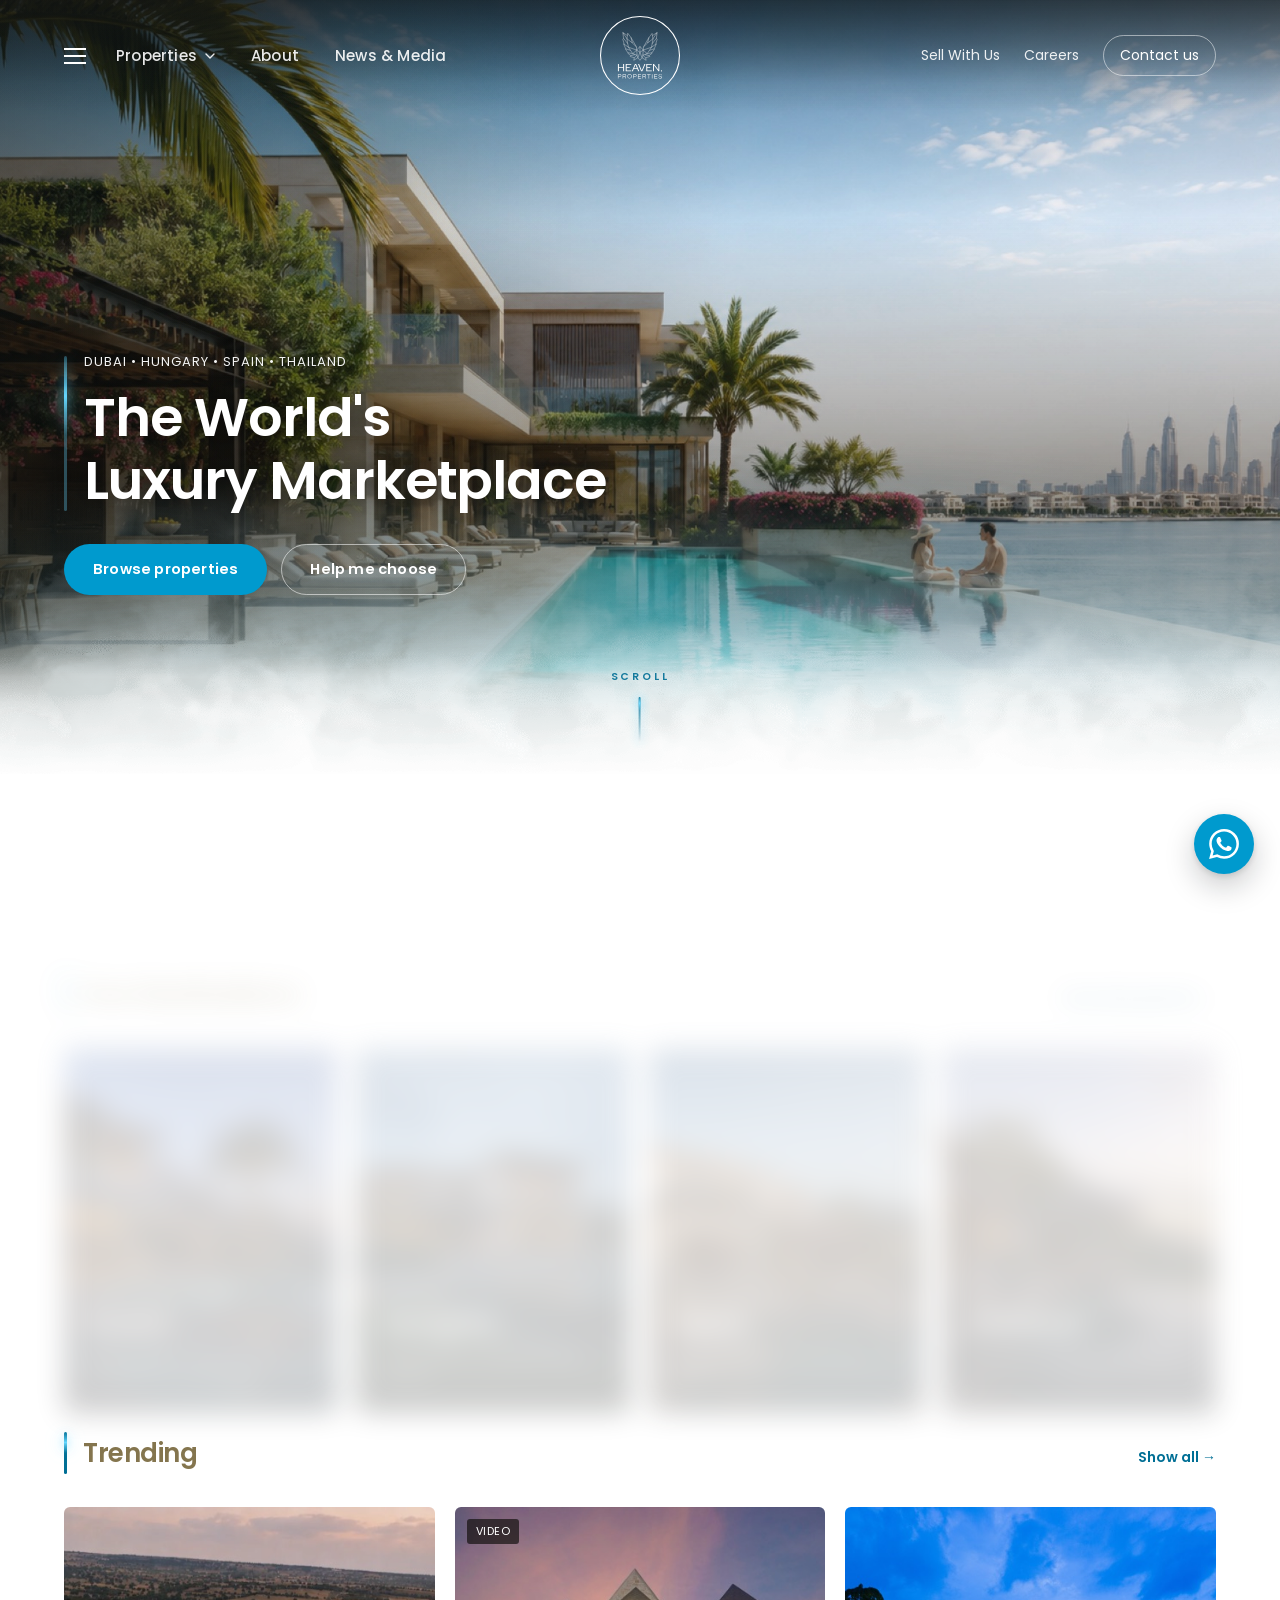
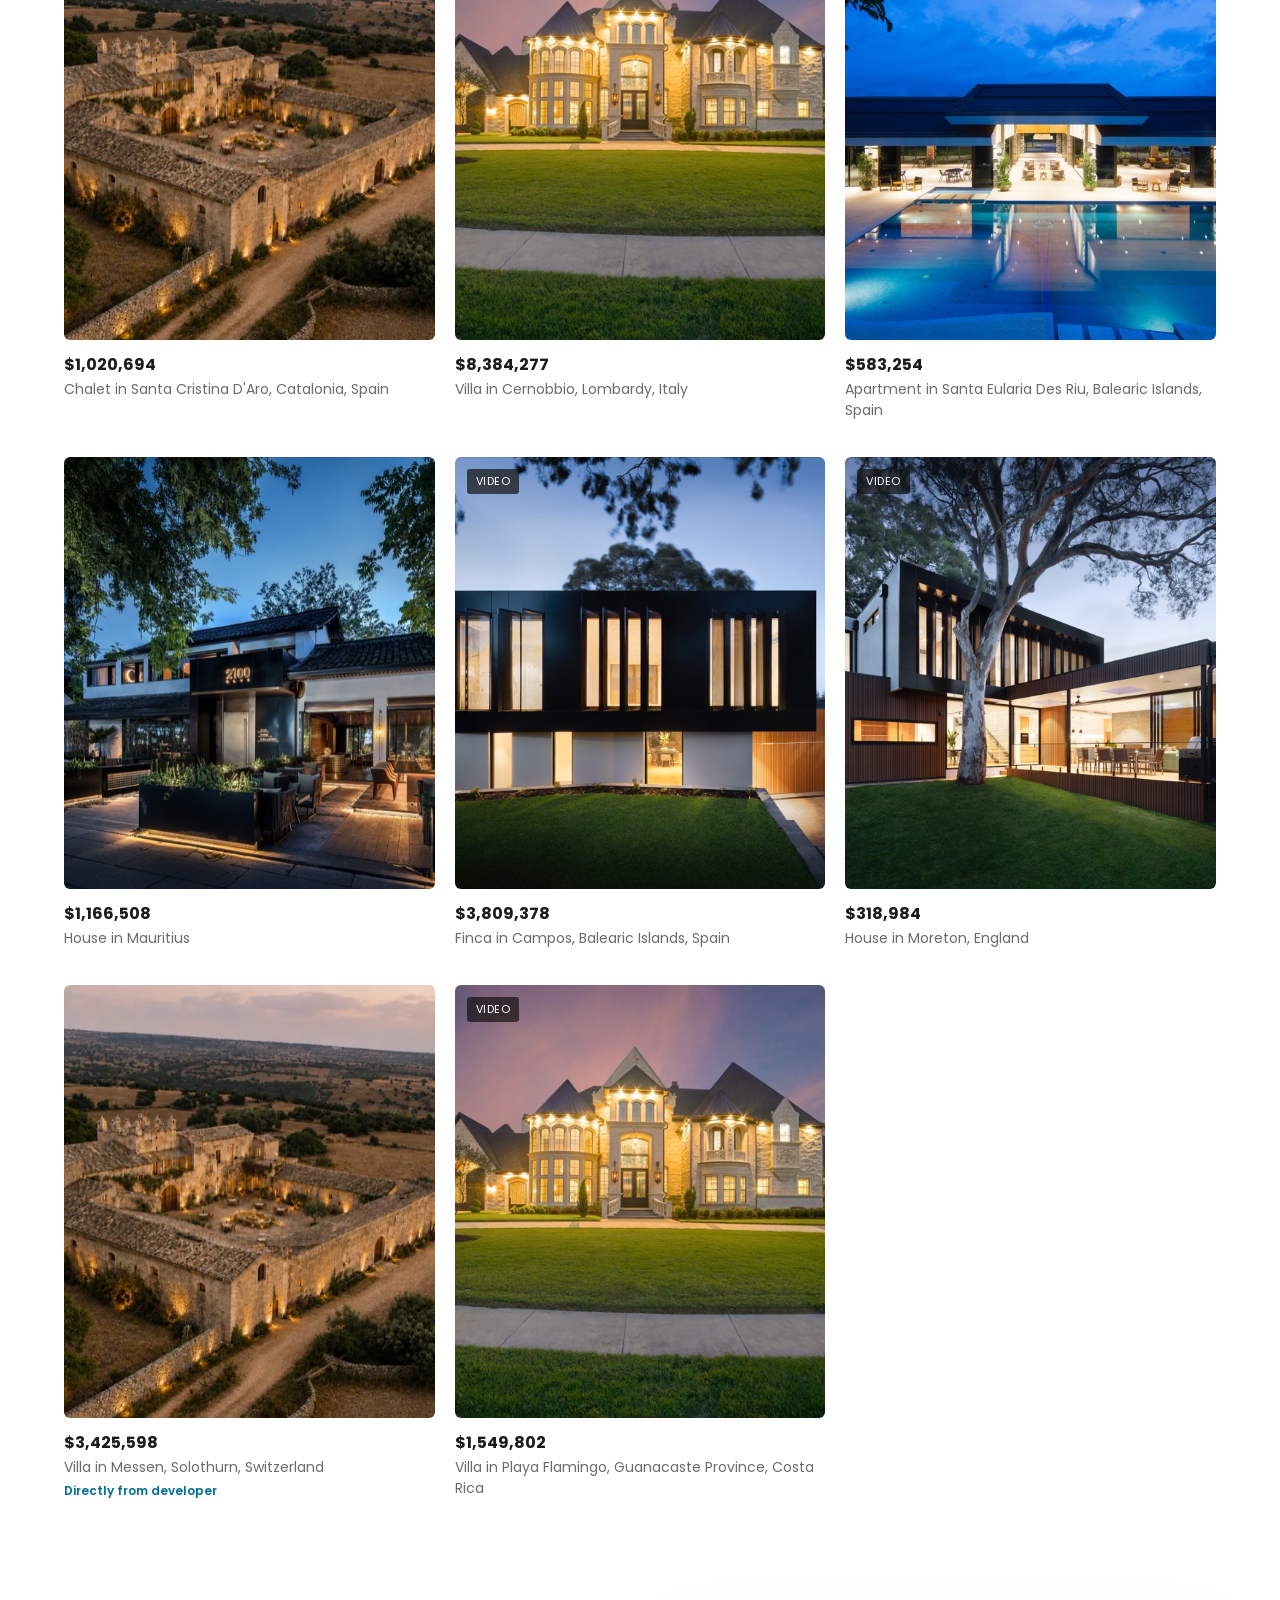
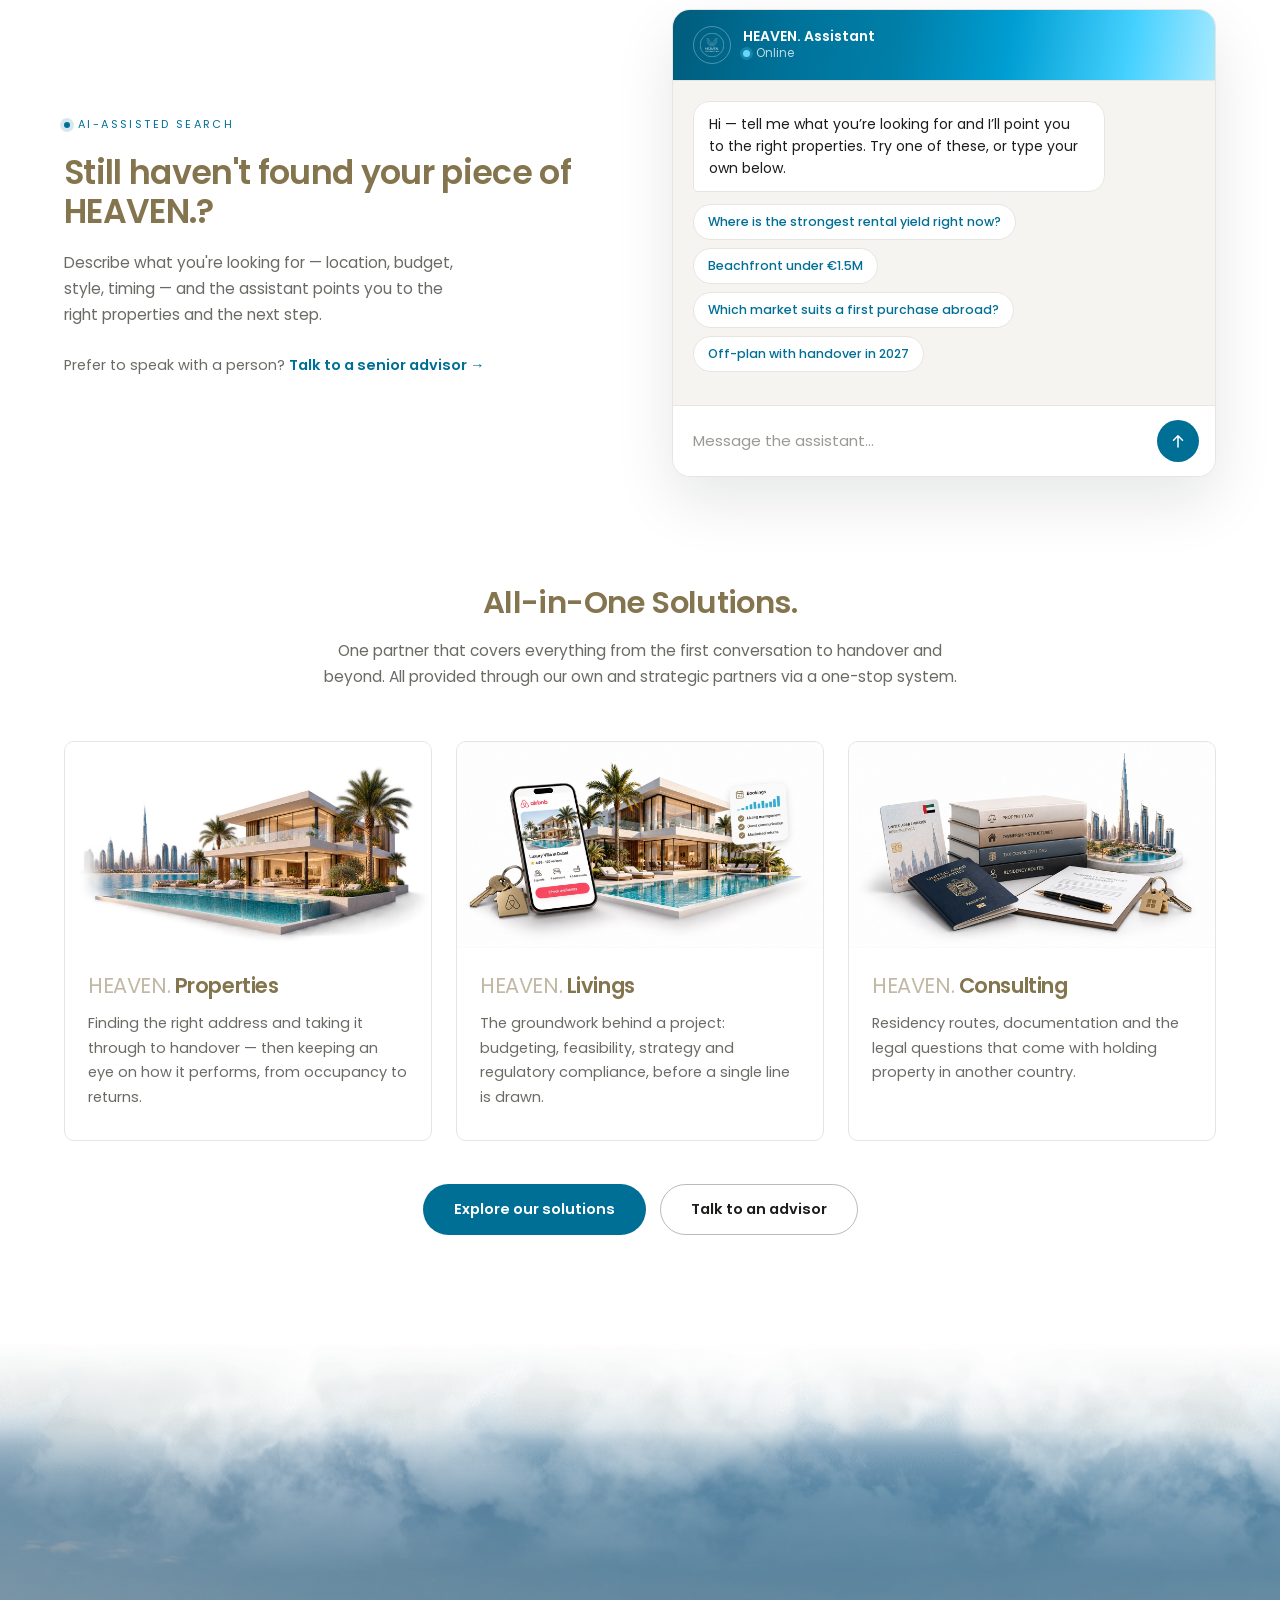
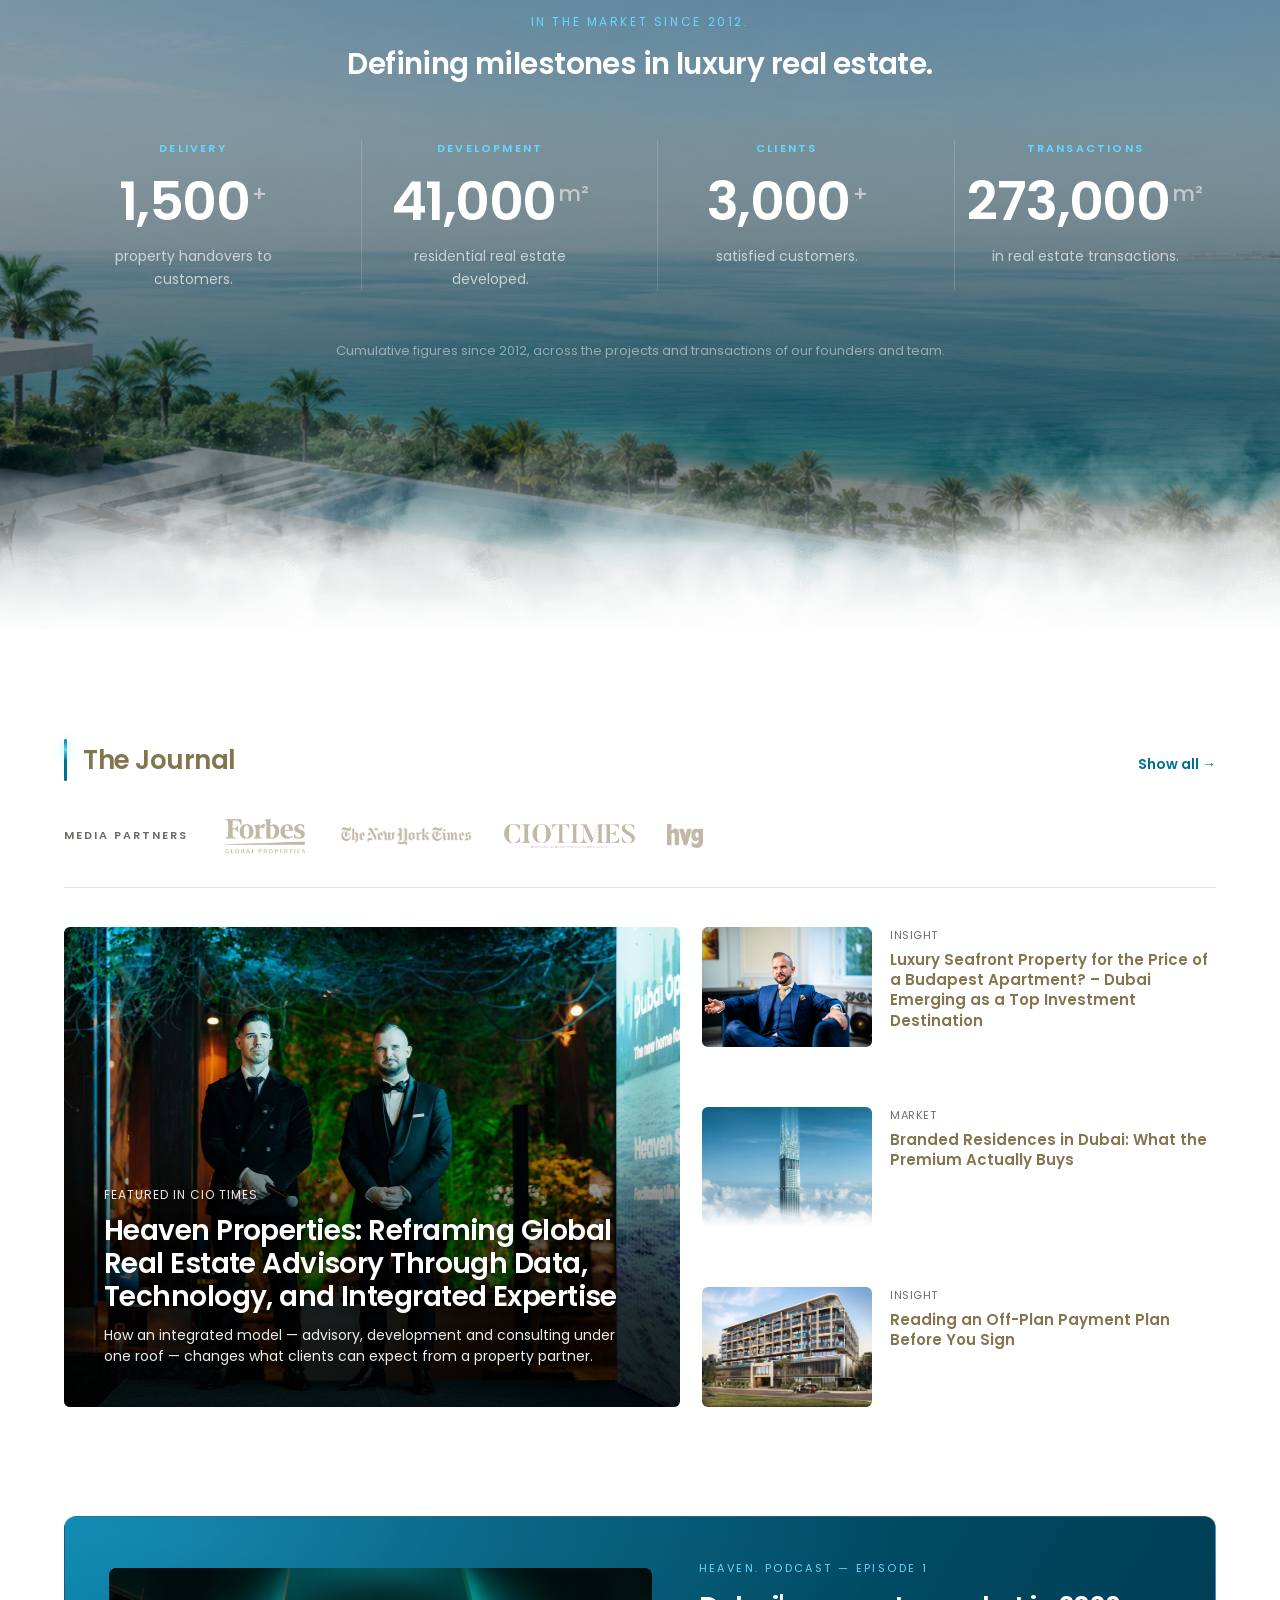
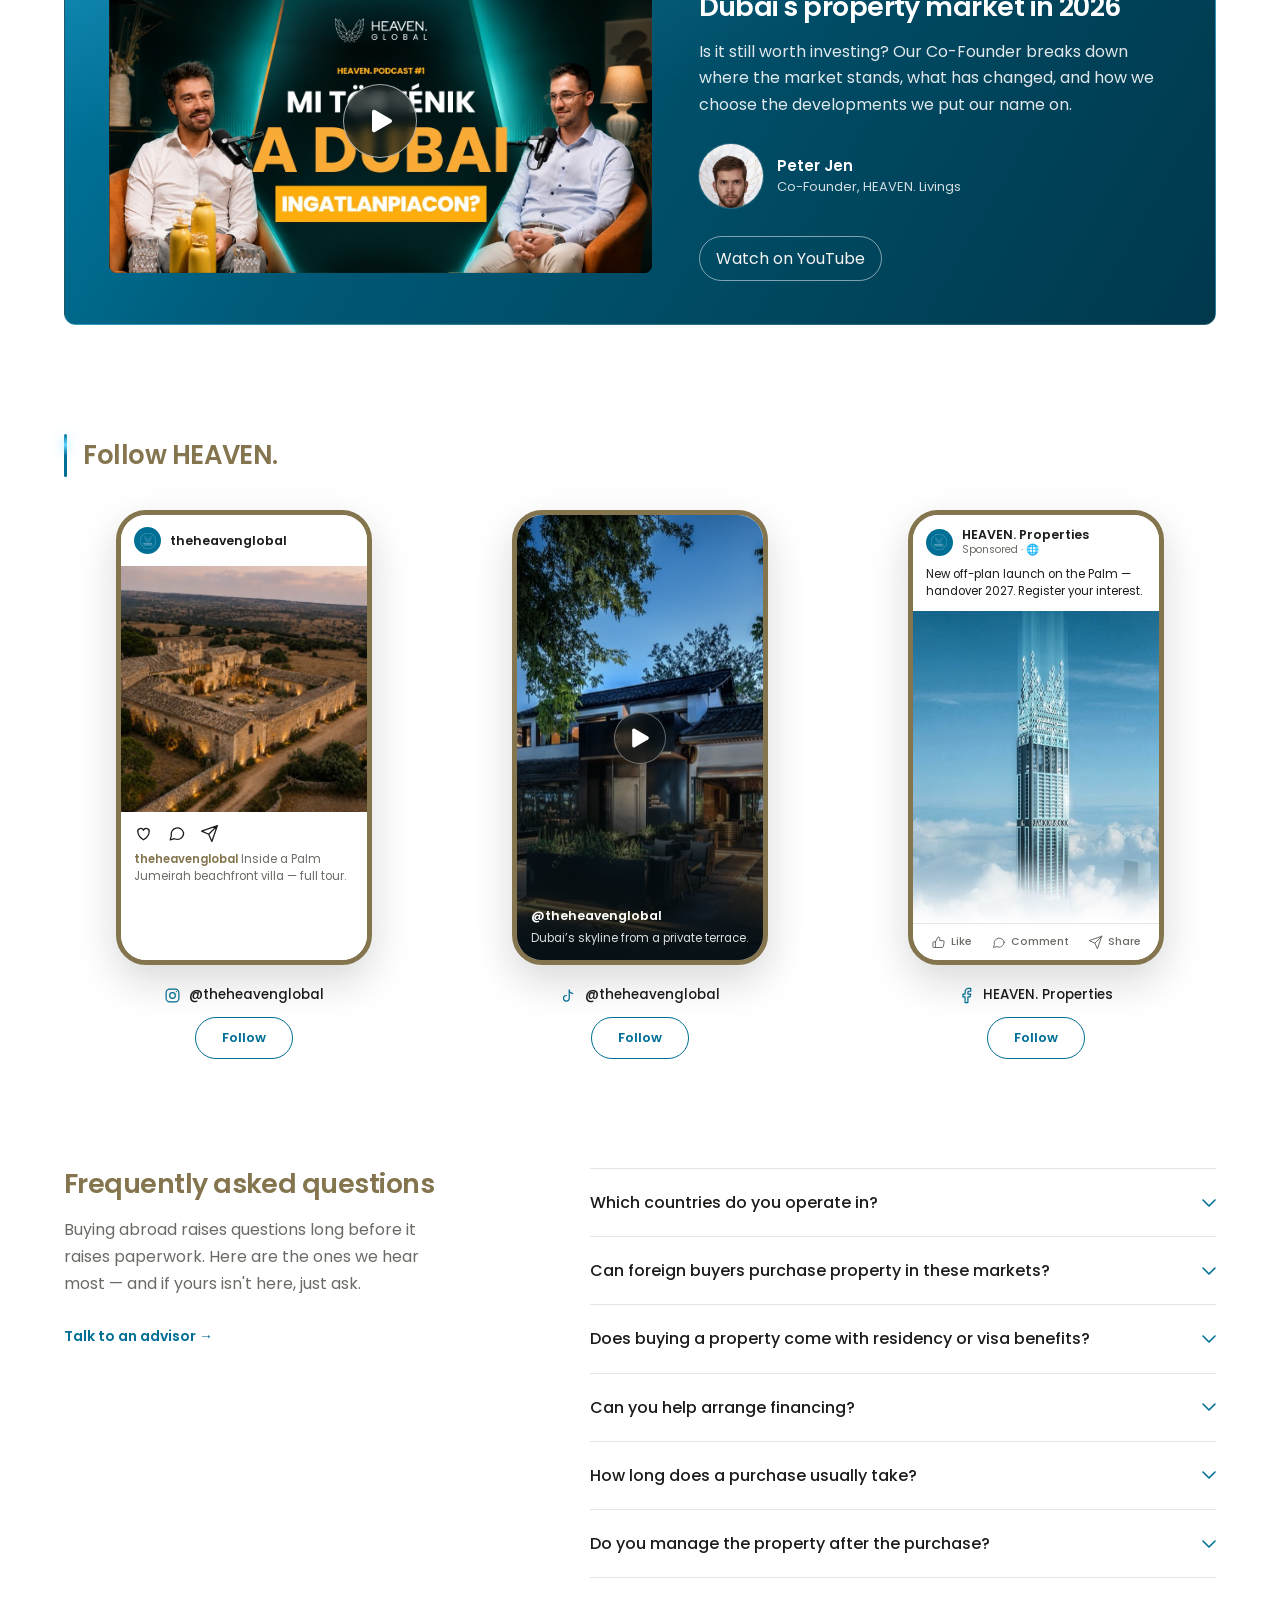
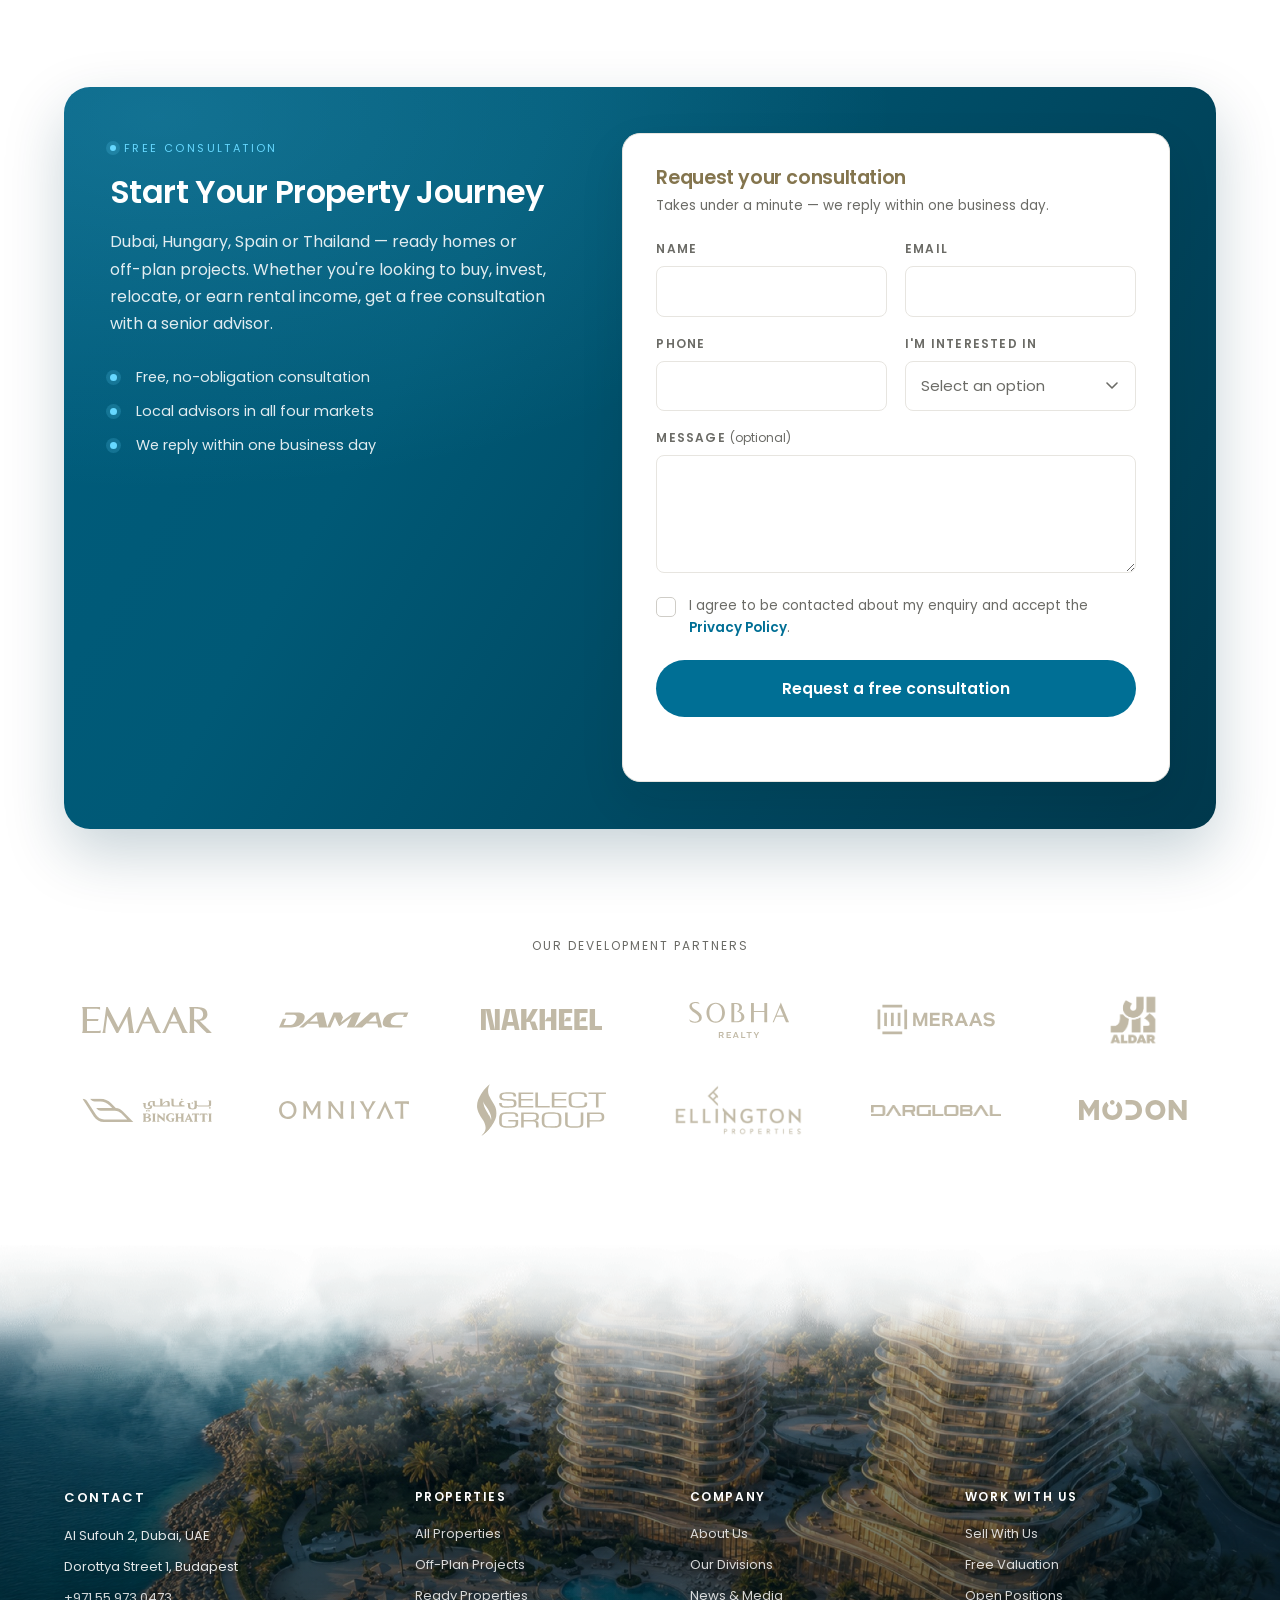
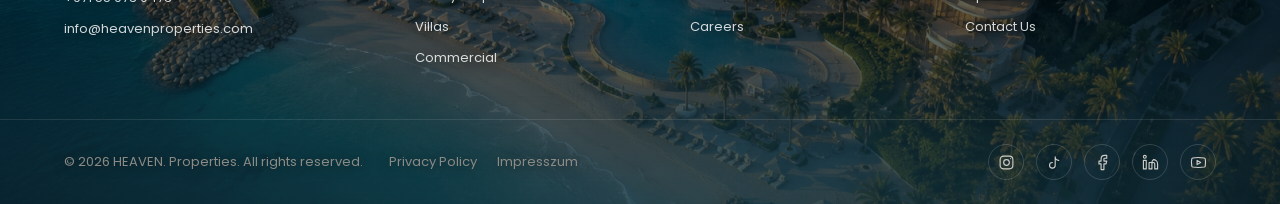
<file: index.html>
<!DOCTYPE html>
<html lang="en">
<head>
<meta charset="UTF-8">
<meta name="viewport" content="width=device-width, initial-scale=1.0">
<title>HEAVEN. Properties — Luxury Real Estate in Dubai, Hungary, Spain &amp; Thailand</title>
<meta name="description" content="Curated luxury property in Dubai, Hungary, Spain and Thailand — ready homes and off-plan projects, with visa, relocation and rental management under one roof.">
<link rel="preconnect" href="https://fonts.googleapis.com">
<link rel="preconnect" href="https://fonts.gstatic.com" crossorigin>
<link href="https://fonts.googleapis.com/css2?family=Poppins:wght@300;400;500;600;700&display=swap" rel="stylesheet">
<link rel="stylesheet" href="assets/styles.css?v=211">
</head>
<body>

<header class="site-header">
  <div class="header-overlay" id="headerOverlay">
    <div class="topbar">
      <div class="header-left">
        <button class="hamburger" id="hamburger" type="button" aria-label="Menu" aria-expanded="false" aria-controls="mobileMenu">
          <span></span><span></span><span></span>
        </button>
        <nav class="nav-left">
          <button class="nav-link" id="propertiesBtn" aria-expanded="false"
                  aria-controls="propertiesPanel" aria-haspopup="true">
            Properties
            <svg class="nav-chevron" width="10" height="6" viewBox="0 0 10 6" fill="none" aria-hidden="true">
              <path d="M1 1l4 4 4-4" stroke="currentColor" stroke-width="1.4" stroke-linecap="round" stroke-linejoin="round"/>
            </svg>
          </button>
          <a class="nav-link" href="/about.html">About</a>
          <a class="nav-link" href="/news.html">News &amp; Media</a>
        </nav>
      </div>

      <a class="logo" href="/index.html" aria-label="Heaven Properties – home">
        <img src="/images/logo.svg" alt="Heaven Properties">
      </a>

      <div class="nav-right">
        <a href="/sell.html">Sell With Us</a>
        <a href="/careers.html">Careers</a>
        <a href="/contact.html" class="btn-ghost">Contact us</a>
      </div>
    </div>

    <div class="mega-panel" id="propertiesPanel" role="region" aria-label="Properties">
      <div class="mega-inner">
        <div class="mega-intro">
          <h2>Properties</h2>
          <p>Curated luxury homes across four destinations &mdash; from beachfront towers to lakeside estates.</p>
          <a href="/properties.html" class="pill">View All</a>
        </div>
        <div class="mega-cards">
          <a href="/properties.html?location=uae" class="dest-card">
            <div class="dest-swatch swatch" style="background-image:url('/images/country-dubai.png')"></div>
            <div class="dest-region">United Arab Emirates</div>
            <div class="dest-name">Dubai</div>
            <div class="dest-meta">Waterfront &amp; skyline residences</div>
          </a>
          <a href="/properties.html?location=hungary" class="dest-card">
            <div class="dest-swatch swatch" style="background-image:url('/images/country-hungary.png')"></div>
            <div class="dest-region">Budapest &amp; Balaton</div>
            <div class="dest-name">Hungary</div>
            <div class="dest-meta">Historic city &amp; lakeside estates</div>
          </a>
          <a href="/properties.html?location=spain" class="dest-card">
            <div class="dest-swatch swatch" style="background-image:url('/images/country-spain.png')"></div>
            <div class="dest-region">Costa del Sol &amp; Balearics</div>
            <div class="dest-name">Spain</div>
            <div class="dest-meta">Mediterranean villas &amp; fincas</div>
          </a>
          <a href="/properties.html?location=thailand" class="dest-card">
            <div class="dest-swatch swatch" style="background-image:url('/images/country-thailand.png')"></div>
            <div class="dest-region">Phuket &amp; Koh Samui</div>
            <div class="dest-name">Thailand</div>
            <div class="dest-meta">Tropical beachfront retreats</div>
          </a>
        </div>
      </div>
    </div>
  </div>

  <div class="hero" id="hero">
    <div class="hero-bg" aria-hidden="true"></div>
    <div class="hero-inner">
      <div class="hero-head">
        <div class="hero-stats">Dubai • Hungary • Spain • Thailand</div>
        <h1>The World's<br>Luxury Marketplace</h1>
      </div>

      <div class="hero-cta">
        <a class="hero-btn hero-btn--primary" href="/properties.html">Browse properties</a>
        <a class="hero-btn hero-btn--ghost" href="#contact">Help me choose</a>
      </div>

      <a class="scroll-cue" href="#destinations" aria-label="Scroll to destinations">
        <span class="scroll-cue-label">Scroll</span>
        <span class="scroll-cue-rule" aria-hidden="true"></span>
      </a>
    </div>
    <div class="hero-scrim" aria-hidden="true"></div>
    <div class="hero-cloud-drift" aria-hidden="true">
      <span class="cloud-layer back"></span>
      <span class="cloud-layer mid"></span>
      <span class="cloud-layer front"></span>
    </div>
    <div class="hero-glow" aria-hidden="true"></div>
    <div class="hero-bolt hero-bolt--a" aria-hidden="true"></div>
    <div class="hero-bolt hero-bolt--b" aria-hidden="true"></div>
    <div class="hero-clouds" aria-hidden="true"></div>
  </div>
</header>

<div class="nav-scrim" id="navScrim" aria-hidden="true"></div>

<div class="mm-backdrop" id="mmBackdrop" hidden></div>
<div class="mobile-menu" id="mobileMenu" role="dialog" aria-modal="true" aria-label="Menu" hidden>
  <div class="mm-top">
    <button class="mm-close" id="mmClose" type="button" aria-label="Close menu">
      <svg viewBox="0 0 24 24" fill="none" stroke="currentColor" stroke-width="1.7" stroke-linecap="round" aria-hidden="true" focusable="false"><path d="M6 6 18 18M18 6 6 18"/></svg>
    </button>
  </div>

  <a class="mm-cta" href="/contact.html">
    <svg viewBox="0 0 24 24" aria-hidden="true"><path d="M3 6h18v12H3z"/><path d="m3 7 9 6 9-6"/></svg>
    Talk to an advisor
  </a>

  <nav class="mm-nav" aria-label="Main">
    <p class="mm-group">Browse</p>
    <a class="mm-item" href="/properties.html">
      <svg viewBox="0 0 24 24" aria-hidden="true"><path d="M3 10.5 12 4l9 6.5V20a1 1 0 0 1-1 1H4a1 1 0 0 1-1-1z"/><path d="M9.5 21v-6h5v6"/></svg>
      All properties</a>
    <a class="mm-item" href="/properties.html?location=uae">
      <svg viewBox="0 0 24 24" aria-hidden="true"><path d="M12 21s6.5-5.6 6.5-10.2A6.5 6.5 0 0 0 5.5 10.8C5.5 15.4 12 21 12 21Z"/><circle cx="12" cy="10.6" r="2.4"/></svg>
      Dubai</a>
    <a class="mm-item" href="/properties.html?location=hungary">
      <svg viewBox="0 0 24 24" aria-hidden="true"><path d="M12 21s6.5-5.6 6.5-10.2A6.5 6.5 0 0 0 5.5 10.8C5.5 15.4 12 21 12 21Z"/><circle cx="12" cy="10.6" r="2.4"/></svg>
      Hungary</a>
    <a class="mm-item" href="/properties.html?location=spain">
      <svg viewBox="0 0 24 24" aria-hidden="true"><path d="M12 21s6.5-5.6 6.5-10.2A6.5 6.5 0 0 0 5.5 10.8C5.5 15.4 12 21 12 21Z"/><circle cx="12" cy="10.6" r="2.4"/></svg>
      Spain</a>
    <a class="mm-item" href="/properties.html?location=thailand">
      <svg viewBox="0 0 24 24" aria-hidden="true"><path d="M12 21s6.5-5.6 6.5-10.2A6.5 6.5 0 0 0 5.5 10.8C5.5 15.4 12 21 12 21Z"/><circle cx="12" cy="10.6" r="2.4"/></svg>
      Thailand</a>

    <p class="mm-group">Company</p>
    <a class="mm-item" href="/about.html">
      <svg viewBox="0 0 24 24" aria-hidden="true"><circle cx="12" cy="12" r="9"/><path d="M12 16v-5M12 8h.01"/></svg>
      About</a>
    <a class="mm-item" href="/news.html">
      <svg viewBox="0 0 24 24" aria-hidden="true"><path d="M4 5h13v14H5a1 1 0 0 1-1-1z"/><path d="M17 8h3v9a2 2 0 0 1-3 1.7"/><path d="M7 9h7M7 13h7"/></svg>
      News &amp; Media</a>

    <p class="mm-group">Work with us</p>
    <a class="mm-item" href="/sell.html">
      <svg viewBox="0 0 24 24" aria-hidden="true"><path d="M3 9.5 12 4l9 5.5V20H3z"/><path d="M9 20v-5h6v5"/></svg>
      Sell With Us</a>
    <a class="mm-item" href="/careers.html">
      <svg viewBox="0 0 24 24" aria-hidden="true"><circle cx="9" cy="8" r="3.2"/><path d="M3 20a6 6 0 0 1 12 0"/><path d="M17 11h4M19 9v4"/></svg>
      Careers</a>
  </nav>

  <div class="mm-foot">
    <a href="tel:+971559730473">+971 55 973 0473</a>
    <a href="mailto:info@heavenproperties.com">info@heavenproperties.com</a>
  </div>
</div>

<section class="container reveal" id="destinations">
  <div class="section-head">
    <h2 class="section-title">Our Destinations</h2>
    <a href="/properties.html" class="link-teal">View all properties →</a>
  </div>
  <div class="cat-grid">
    <a href="/properties.html?location=uae" class="cat-card swatch" style="background-image:url('/images/country-dubai.png')">
      <div class="count">United Arab Emirates</div>
      <div class="name">Dubai <span>→</span></div>
      <div class="meta">48 properties · Palm Jumeirah, Downtown, Emirates Hills</div>
    </a>
    <a href="/properties.html?location=hungary" class="cat-card swatch" style="background-image:url('/images/country-hungary.png')">
      <div class="count">Central Europe</div>
      <div class="name">Hungary <span>→</span></div>
      <div class="meta">26 properties · Budapest, Lake Balaton</div>
    </a>
    <a href="/properties.html?location=spain" class="cat-card swatch" style="background-image:url('/images/country-spain.png')">
      <div class="count">Mediterranean</div>
      <div class="name">Spain <span>→</span></div>
      <div class="meta">34 properties · Costa del Sol, Balearic Islands</div>
    </a>
    <a href="/properties.html?location=thailand" class="cat-card swatch" style="background-image:url('/images/country-thailand.png')">
      <div class="count">South East Asia</div>
      <div class="name">Thailand <span>→</span></div>
      <div class="meta">19 properties · Phuket, Koh Samui</div>
    </a>
  </div>
</section>

<section class="container">
  <div class="section-head">
    <h2 class="section-title">Trending</h2>
    <a class="link-teal" href="/properties.html">Show all →</a>
  </div>
  <div class="trend-grid" id="trendGrid"></div>
</section>

<section class="container ai-search">
  <div class="ai-grid">
    <div class="ai-intro">
      <span class="ai-eyebrow">AI-assisted search</span>
      <h2>Still haven't found your piece of HEAVEN.?</h2>
      <p class="ai-sub">Describe what you're looking for &mdash; location, budget, style, timing &mdash; and the assistant points you to the right properties and the next step.</p>
      <p class="ai-handoff-line">Prefer to speak with a person? <a href="#contact">Talk to a senior advisor &rarr;</a></p>
    </div>

    <div class="ai-chat">
      <div class="ai-chat-head">
        <span class="ai-chat-avatar" aria-hidden="true">
          <img src="/images/logo.svg" alt="">
        </span>
        <span class="ai-chat-id">
          <span class="ai-chat-name">HEAVEN. Assistant</span>
          <span class="ai-chat-status"><i></i>Online</span>
        </span>
      </div>

      <div class="ai-chat-log" id="aiChatLog" role="log" aria-live="polite">
        <div class="ai-msg ai-msg--bot">
          Hi &mdash; tell me what you&rsquo;re looking for and I&rsquo;ll point you to the right properties. Try one of these, or type your own below.
        </div>
        <div class="ai-suggest" id="aiSuggest">
          <button class="ai-chip" type="button">Where is the strongest rental yield right now?</button>
          <button class="ai-chip" type="button">Beachfront under &euro;1.5M</button>
          <button class="ai-chip" type="button">Which market suits a first purchase abroad?</button>
          <button class="ai-chip" type="button">Off-plan with handover in 2027</button>
        </div>
      </div>

      <form class="ai-chat-input" id="aiForm" autocomplete="off">
        <input class="ai-input" id="aiInput" type="text"
               placeholder="Message the assistant…"
               aria-label="Describe the property you are looking for">
        <button class="ai-send" id="aiSend" type="submit" aria-label="Send">
          <svg viewBox="0 0 24 24" aria-hidden="true"><path d="M12 20V5M6 11l6-6 6 6"/></svg>
        </button>
      </form>
    </div>
  </div>
</section>

<section class="container services" id="services">
  <div class="services-head">
    <h2>All-in-One Solutions.</h2>
    <p>One partner that covers everything from the first conversation to handover and beyond. All provided through our own and strategic partners via a one-stop system.</p>
  </div>
  <div class="services-grid">
    <article class="service-card">
      <div class="service-banner">
        <img src="/images/svc-properties.jpg" alt="" loading="lazy">
      </div>
      <div class="service-body">
        <h3><span class="service-brand">HEAVEN.</span> Properties</h3>
        <p>Finding the right address and taking it through to handover — then keeping an eye on how it performs, from occupancy to returns.</p>
      </div>
    </article>
    <article class="service-card">
      <div class="service-banner">
        <img src="/images/svc-livings.jpg" alt="" loading="lazy">
      </div>
      <div class="service-body">
        <h3><span class="service-brand">HEAVEN.</span> Livings</h3>
        <p>The groundwork behind a project: budgeting, feasibility, strategy and regulatory compliance, before a single line is drawn.</p>
      </div>
    </article>
    <article class="service-card">
      <div class="service-banner">
        <img src="/images/svc-consulting.jpg" alt="" loading="lazy">
      </div>
      <div class="service-body">
        <h3><span class="service-brand">HEAVEN.</span> Consulting</h3>
        <p>Residency routes, documentation and the legal questions that come with holding property in another country.</p>
      </div>
    </article>
  </div>
  <div class="services-cta">
    <a class="btn-solid" href="/about.html#divisions">Explore our solutions</a>
    <a class="btn-outline" href="#contact">Talk to an advisor</a>
  </div>
</section>

<section class="stats-band">
  <div class="stats-bg" aria-hidden="true"></div>
  <div class="stats-glow" aria-hidden="true"></div>

  <!-- felhősáv felül: ugyanaz a felépítés, csak függőlegesen tükrözve -->
  <div class="cloud-band cloud-band--top" aria-hidden="true">
    <div class="cloud-drift">
      <span class="cloud-layer back"></span>
      <span class="cloud-layer front"></span>
    </div>
    <div class="cloud-solid"></div>
  </div>

  <div class="cloud-band cloud-band--bottom" aria-hidden="true">
    <div class="cloud-drift">
      <span class="cloud-layer back"></span>
      <span class="cloud-layer front"></span>
    </div>
    <div class="cloud-solid"></div>
  </div>

  <div class="container stats-inner">
  <div class="stats-head">
    <span class="stats-lead">In the market since 2012.</span>
    <h2>Defining milestones in luxury real estate.</h2>
  </div>
  <div class="stats-grid">
    <div class="stat">
      <span class="stat-label">Delivery</span>
      <span class="stat-value">1,500<span class="stat-suffix">+</span></span>
      <span class="stat-desc">property handovers to customers.</span>
    </div>
    <div class="stat">
      <span class="stat-label">Development</span>
      <span class="stat-value">41,000<span class="stat-suffix">m²</span></span>
      <span class="stat-desc">residential real estate developed.</span>
    </div>
    <div class="stat">
      <span class="stat-label">Clients</span>
      <span class="stat-value">3,000<span class="stat-suffix">+</span></span>
      <span class="stat-desc">satisfied customers.</span>
    </div>
    <div class="stat">
      <span class="stat-label">Transactions</span>
      <span class="stat-value">273,000<span class="stat-suffix">m²</span></span>
      <span class="stat-desc">in real estate transactions.</span>
    </div>
  </div>
  <p class="stats-note">Cumulative figures since 2012, across the projects and transactions of our founders and team.</p>
</div>
</section>

<section class="container">
  <div class="section-head">
    <h2 class="section-title">The Journal</h2>
    <a class="link-teal" href="/news.html">Show all →</a>
  </div>

  <div class="press-row" aria-label="Media partners">
    <span class="press-label">Media partners</span>
    <ul class="press-logos">
      <li><img class="l-forbes" src="/images/press-forbes.png" alt="Forbes Global Properties" loading="lazy"></li>
      <li><img class="l-nyt" src="/images/press-nyt.png" alt="The New York Times" loading="lazy"></li>
    <li><img class="l-ciotimes" src="/images/press-ciotimes.png" alt="CIO Times" loading="lazy"></li>
    <li><img class="l-hvg" src="/images/press-hvg.png" alt="HVG" loading="lazy"></li>
    </ul>
  </div>

  <div class="journal-grid">
    <a href="/article.html" class="journal-feature swatch" style="background-image:url('/images/blog-featured.jpg'); background-position:center 28%">
      <div>
        <div class="date">Featured in CIO Times</div>
        <h3>Heaven Properties: Reframing Global Real Estate Advisory Through Data, Technology, and Integrated Expertise</h3>
        <p>How an integrated model — advisory, development and consulting under one roof — changes what clients can expect from a property partner.</p>
      </div>
    </a>
    <div class="journal-side">
      <a href="/article.html" class="journal-item">
        <div class="journal-thumb swatch" style="background-image:url('/images/blog-dubai-investment.jpg')"></div>
        <div>
          <div class="date">Insight</div>
          <h4>Luxury Seafront Property for the Price of a Budapest Apartment? – Dubai Emerging as a Top Investment Destination</h4>
        </div>
      </a>
      <a href="/article.html" class="journal-item">
        <div class="journal-thumb swatch" style="background-image:url('/images/blog-branded-residences.jpg')"></div>
        <div>
          <div class="date">Market</div>
          <h4>Branded Residences in Dubai: What the Premium Actually Buys</h4>
        </div>
      </a>
      <a href="/article.html" class="journal-item">
        <div class="journal-thumb swatch" style="background-image:url('/images/blog-off-plan-launch.jpg')"></div>
        <div>
          <div class="date">Insight</div>
          <h4>Reading an Off-Plan Payment Plan Before You Sign</h4>
        </div>
      </a>
    </div>
  </div>
</section>

<section class="container">
  <div class="feature-dark">
    <button class="feature-video" id="videoFacade"
            aria-label="Play video: Dubai's property market in 2026">
      <span class="video-poster" style="background-image:url('/images/video-poster.jpg')"></span>
      <span class="video-play" aria-hidden="true">
        <svg width="20" height="24" viewBox="0 0 20 24" fill="none">
          <path d="M19 10.27a2 2 0 0 1 0 3.46L3 22.99a2 2 0 0 1-3-1.73V2.74A2 2 0 0 1 3 1.01l16 9.26Z" fill="#fff"/>
        </svg>
      </span>
    </button>
    <div class="feature-text">
      <span class="feature-eyebrow">HEAVEN. Podcast — Episode 1</span>
      <h2>Dubai's property market in 2026</h2>
      <p>Is it still worth investing? Our Co-Founder breaks down where the market stands, what has changed, and how we choose the developments we put our name on.</p>
      <div class="feature-host">
        <div class="host-avatar" style="background-image:url('/images/peter-jen.png')" role="img" aria-label="Peter Jen"></div>
        <div>
          <div class="host-name">Peter Jen</div>
          <div class="host-role">Co-Founder, HEAVEN. Livings</div>
        </div>
      </div>
      <a class="btn-ghost" href="https://www.youtube.com/watch?v=lp2kfu1g7eI" target="_blank" rel="noopener">Watch on YouTube</a>
    </div>
  </div>
</section>

<section class="container social">
  <div class="section-head">
    <h2 class="section-title">Follow HEAVEN.</h2>
  </div>

  <div class="social-grid">
    <!-- INSTAGRAM — placeholder: telefon-alakban egyetlen poszt.
         (Az IG nem enged teljes profil-beágyazást; élővé konkrét poszt-URL-lel
         vagy widget-szolgáltatóval tehető.) -->
    <div class="social-item">
      <a class="social-phone" href="https://www.instagram.com/theheavenglobal/"
         target="_blank" rel="noopener" aria-label="View on Instagram: @theheavenglobal">
        <span class="ig-post">
          <span class="ig-top">
            <span class="ig-avatar"><img src="/images/logo.svg" alt=""></span>
            <span class="ig-handle">theheavenglobal</span>
          </span>
          <span class="ig-media"><img src="/images/trending-1.jpg" alt="" loading="lazy"></span>
          <span class="ig-actions" aria-hidden="true">
            <svg viewBox="0 0 24 24"><path d="M12 20s-7-4.35-7-9.5A3.5 3.5 0 0 1 12 8a3.5 3.5 0 0 1 7 2.5C19 15.65 12 20 12 20Z"/></svg>
            <svg viewBox="0 0 24 24"><path d="M21 11.5a8 8 0 0 1-11.6 7.1L4 20l1.4-5A8 8 0 1 1 21 11.5Z"/></svg>
            <svg viewBox="0 0 24 24"><path d="M22 2 11 13M22 2l-7 20-4-9-9-4 20-7Z"/></svg>
          </span>
          <span class="ig-caption"><b>theheavenglobal</b> Inside a Palm Jumeirah beachfront villa &mdash; full tour.</span>
        </span>
      </a>
      <div class="social-under">
        <span class="social-under-id">
          <svg aria-hidden="true" focusable="false"><use href="#ic-instagram"></use></svg>
          @theheavenglobal
        </span>
        <a class="social-follow" href="https://www.instagram.com/theheavenglobal/"
           target="_blank" rel="noopener">Follow</a>
      </div>
    </div>

    <!-- TIKTOK — placeholder: telefon-alakban egyetlen poszt.
         Konkrét videó-URL-lel hivatalos beágyazásra cserélhető. -->
    <div class="social-item">
      <a class="social-phone" href="https://www.tiktok.com/@theheavenglobal"
         target="_blank" rel="noopener" aria-label="Watch on TikTok: @theheavenglobal">
        <span class="tt-post">
          <img src="/images/trending-4.jpg" alt="" loading="lazy">
          <span class="social-phone-play" aria-hidden="true">
            <svg viewBox="0 0 20 24" fill="none">
              <path d="M19 10.27a2 2 0 0 1 0 3.46L3 22.99a2 2 0 0 1-3-1.73V2.74A2 2 0 0 1 3 1.01l16 9.26Z" fill="currentColor"/>
            </svg>
          </span>
          <span class="social-phone-meta">
            <span class="social-phone-handle">@theheavenglobal</span>
            <span class="social-phone-caption">Dubai&rsquo;s skyline from a private terrace.</span>
          </span>
        </span>
      </a>
      <div class="social-under">
        <span class="social-under-id">
          <svg aria-hidden="true" focusable="false"><use href="#ic-tiktok"></use></svg>
          @theheavenglobal
        </span>
        <a class="social-follow" href="https://www.tiktok.com/@theheavenglobal"
           target="_blank" rel="noopener">Follow</a>
      </div>
    </div>

    <!-- FACEBOOK — placeholder: telefon-alakban egyetlen poszt.
         Élővé a hivatalos Page Plugin/poszt-beágyazással tehető. -->
    <div class="social-item">
      <a class="social-phone" href="https://www.facebook.com/profile.php?id=61555367683600"
         target="_blank" rel="noopener" aria-label="View on Facebook: HEAVEN. Properties">
        <span class="fb-post">
          <span class="fb-top">
            <span class="ig-avatar"><img src="/images/logo.svg" alt=""></span>
            <span class="fb-id">
              <span class="fb-name">HEAVEN. Properties</span>
              <span class="fb-meta">Sponsored &middot; <span aria-hidden="true">&#127760;</span></span>
            </span>
          </span>
          <span class="fb-text">New off-plan launch on the Palm &mdash; handover 2027. Register your interest.</span>
          <span class="fb-media"><img src="/images/blog-branded-residences.jpg" alt="" loading="lazy"></span>
          <span class="fb-actions" aria-hidden="true">
            <span><svg viewBox="0 0 24 24"><path d="M7 11v9H4a1 1 0 0 1-1-1v-7a1 1 0 0 1 1-1h3Zm0 0 4.5-8a2.5 2.5 0 0 1 2.5 2.5V9h5a2 2 0 0 1 2 2.3l-1.2 7A2 2 0 0 1 17.8 20H7"/></svg>Like</span>
            <span><svg viewBox="0 0 24 24"><path d="M21 11.5a8 8 0 0 1-11.6 7.1L4 20l1.4-5A8 8 0 1 1 21 11.5Z"/></svg>Comment</span>
            <span><svg viewBox="0 0 24 24"><path d="M22 2 11 13M22 2l-7 20-4-9-9-4 20-7Z"/></svg>Share</span>
          </span>
        </span>
      </a>
      <div class="social-under">
        <span class="social-under-id">
          <svg aria-hidden="true" focusable="false"><use href="#ic-facebook"></use></svg>
          HEAVEN. Properties
        </span>
        <a class="social-follow" href="https://www.facebook.com/profile.php?id=61555367683600" target="_blank" rel="noopener">Follow</a>
      </div>
    </div>
</section>

<section class="faq">
  <div class="container faq-grid">
    <div class="faq-intro">
      <h2>Frequently asked questions</h2>
      <p>Buying abroad raises questions long before it raises paperwork. Here are the ones we hear most — and if yours isn't here, just ask.</p>
      <a class="link-teal" href="#contact">Talk to an advisor →</a>
    </div>

    <div class="faq-list">
      <details class="faq-item">
        <summary>
          Which countries do you operate in?
          <svg class="faq-chevron" width="14" height="8" viewBox="0 0 14 8" fill="none" aria-hidden="true">
            <path d="M1 1l6 6 6-6" stroke="currentColor" stroke-width="1.6" stroke-linecap="round" stroke-linejoin="round"/>
          </svg>
        </summary>
        <div class="faq-answer">We currently work across four destinations: Dubai in the United Arab Emirates, Hungary, Spain and Thailand. Each market is covered by a local team, so the advice you get reflects how that market actually works.</div>
      </details>

      <details class="faq-item">
        <summary>
          Can foreign buyers purchase property in these markets?
          <svg class="faq-chevron" width="14" height="8" viewBox="0 0 14 8" fill="none" aria-hidden="true">
            <path d="M1 1l6 6 6-6" stroke="currentColor" stroke-width="1.6" stroke-linecap="round" stroke-linejoin="round"/>
          </svg>
        </summary>
        <div class="faq-answer">In most cases yes, though the rules differ by country and change over time — from designated freehold areas to restrictions on certain property types. We walk you through what applies to your situation before you commit to anything.</div>
      </details>

      <details class="faq-item">
        <summary>
          Does buying a property come with residency or visa benefits?
          <svg class="faq-chevron" width="14" height="8" viewBox="0 0 14 8" fill="none" aria-hidden="true">
            <path d="M1 1l6 6 6-6" stroke="currentColor" stroke-width="1.6" stroke-linecap="round" stroke-linejoin="round"/>
          </svg>
        </summary>
        <div class="faq-answer">Some markets link residency programmes to property investment above a certain value. These programmes are set by governments and their conditions are revised periodically, so we confirm the current requirements with you case by case rather than promising a fixed outcome.</div>
      </details>

      <details class="faq-item">
        <summary>
          Can you help arrange financing?
          <svg class="faq-chevron" width="14" height="8" viewBox="0 0 14 8" fill="none" aria-hidden="true">
            <path d="M1 1l6 6 6-6" stroke="currentColor" stroke-width="1.6" stroke-linecap="round" stroke-linejoin="round"/>
          </svg>
        </summary>
        <div class="faq-answer">We introduce you to banks and brokers who lend to international buyers in each market, and help prepare what they ask for. The lending decision and terms always sit with the lender.</div>
      </details>

      <details class="faq-item">
        <summary>
          How long does a purchase usually take?
          <svg class="faq-chevron" width="14" height="8" viewBox="0 0 14 8" fill="none" aria-hidden="true">
            <path d="M1 1l6 6 6-6" stroke="currentColor" stroke-width="1.6" stroke-linecap="round" stroke-linejoin="round"/>
          </svg>
        </summary>
        <div class="faq-answer">A completed resale property typically closes in a few weeks once terms are agreed. Off-plan purchases follow the developer's payment schedule and run until handover, which can be a matter of years.</div>
      </details>

      <details class="faq-item">
        <summary>
          Do you manage the property after the purchase?
          <svg class="faq-chevron" width="14" height="8" viewBox="0 0 14 8" fill="none" aria-hidden="true">
            <path d="M1 1l6 6 6-6" stroke="currentColor" stroke-width="1.6" stroke-linecap="round" stroke-linejoin="round"/>
          </svg>
        </summary>
        <div class="faq-answer">Yes — furnishing, letting, maintenance and resale when the time comes. Many of our clients buy in a country they don't live in, so ongoing management is part of what we do rather than an afterthought.</div>
      </details>
    </div>
  </div>
</section>

<section class="container contact" id="contact">
  <div class="contact-panel">
  <div class="contact-grid">
    <div class="contact-intro">
      <span class="contact-eyebrow">Free consultation</span>
      <h2>Start Your Property Journey</h2>
      <p>Dubai, Hungary, Spain or Thailand &mdash; ready homes or off-plan projects. Whether you're looking to buy, invest, relocate, or earn rental income, get a free consultation with a senior advisor.</p>
      <ul class="contact-points">
        <li>Free, no-obligation consultation</li>
        <li>Local advisors in all four markets</li>
        <li>We reply within one business day</li>
      </ul>
    </div>

    <form class="contact-form" id="contactForm" novalidate>
      <div class="contact-form-head">
        <h3>Request your consultation</h3>
        <p>Takes under a minute &mdash; we reply within one business day.</p>
      </div>
      <div class="field-row">
        <label class="field">
          <span>Name</span>
          <input type="text" name="name" autocomplete="name" required>
        </label>
        <label class="field">
          <span>Email</span>
          <input type="email" name="email" autocomplete="email" required>
        </label>
      </div>
      <div class="field-row">
        <label class="field">
          <span>Phone</span>
          <input type="tel" name="phone" autocomplete="tel">
        </label>
            <label class="field">
          <span>I'm interested in</span>
          <select name="interest" required>
            <option value="" disabled selected>Select an option</option>
            <option>Buying Property</option>
            <option>Investment Opportunities</option>
            <option>Visa &amp; Relocation</option>
            <option>Rental Management</option>
            <option>Other</option>
          </select>
        </label>
      </div>
      <label class="field">
        <span>Message <em>(optional)</em></span>
        <textarea name="message" rows="4"></textarea>
      </label>
      <label class="checkfield">
        <input type="checkbox" name="consent" required>
        <span class="checkbox-box" aria-hidden="true"></span>
        <span class="checkfield-text">I agree to be contacted about my enquiry and accept the <a href="/privacy.html" target="_blank" rel="noopener">Privacy Policy</a>.</span>
      </label>
      <button type="submit" class="btn-solid">Request a free consultation</button>
      <p class="form-note" id="formNote" role="status"></p>
    </form>
  </div>
  </div>
</section>


<section class="container as-seen">
  <p>Our development partners</p>
  <div class="partner-grid">
    <div class="partner-logo"><img src="/images/partners/emaar.svg" alt="Emaar" loading="lazy"></div>
    <div class="partner-logo"><img src="/images/partners/damac.svg" alt="Damac" loading="lazy"></div>
    <div class="partner-logo"><img src="/images/partners/nakheel.svg" alt="Nakheel" loading="lazy"></div>
    <div class="partner-logo"><img src="/images/partners/sobha.svg" alt="Sobha" loading="lazy"></div>
    <div class="partner-logo"><img src="/images/partners/meraas.svg" alt="Meraas" loading="lazy"></div>
    <div class="partner-logo"><img src="/images/partners/aldar.png" alt="Aldar" loading="lazy"></div>
    <div class="partner-logo"><img src="/images/partners/binghatti.svg" alt="Binghatti" loading="lazy"></div>
    <div class="partner-logo"><img src="/images/partners/omniyat.svg" alt="Omniyat" loading="lazy"></div>
    <div class="partner-logo"><img src="/images/partners/select-group.svg" alt="Select Group" loading="lazy"></div>
    <div class="partner-logo"><img src="/images/partners/ellington.png" alt="Ellington Properties" loading="lazy"></div>
    <div class="partner-logo"><img src="/images/partners/darglobal.png" alt="DAR Global" loading="lazy"></div>
    <div class="partner-logo"><img src="/images/partners/modon.svg" alt="Modon" loading="lazy"></div>
  </div>
</section>

<footer class="site-footer">
  <div class="cloud-band cloud-band--top" aria-hidden="true">
    <div class="cloud-drift">
      <span class="cloud-layer back"></span>
      <span class="cloud-layer front"></span>
    </div>
    <div class="cloud-solid"></div>
  </div>

  <svg class="icon-sprite" aria-hidden="true" focusable="false">
    <symbol id="ic-instagram" viewBox="0 0 24 24">
      <rect x="3" y="3" width="18" height="18" rx="5"/>
      <circle cx="12" cy="12" r="4"/>
      <path d="M17.5 6.5h.01"/>
    </symbol>
    <symbol id="ic-tiktok" viewBox="0 0 24 24">
      <path d="M9 12a4 4 0 1 0 4 4V4a5 5 0 0 0 5 5"/>
    </symbol>
    <symbol id="ic-facebook" viewBox="0 0 24 24">
      <path d="M18 2h-3a5 5 0 0 0-5 5v3H7v4h3v8h4v-8h3l1-4h-4V7a1 1 0 0 1 1-1h3z"/>
    </symbol>
    <symbol id="ic-linkedin" viewBox="0 0 24 24">
      <path d="M16 8a6 6 0 0 1 6 6v7h-4v-7a2 2 0 0 0-4 0v7h-4v-9h4v1.5A6 6 0 0 1 16 8z"/>
      <rect x="2" y="9" width="4" height="12"/>
      <circle cx="4" cy="4" r="2"/>
    </symbol>
    <symbol id="ic-youtube" viewBox="0 0 24 24">
      <path d="M2.5 17a24.1 24.1 0 0 1 0-10 2 2 0 0 1 1.4-1.4 49.6 49.6 0 0 1 16.2 0A2 2 0 0 1 21.5 7a24.1 24.1 0 0 1 0 10 2 2 0 0 1-1.4 1.4 49.6 49.6 0 0 1-16.2 0A2 2 0 0 1 2.5 17"/>
      <path d="m10 15 5-3-5-3z"/>
    </symbol>
  </svg>

  <div class="container footer-grid">
    <div>
      <h5><a href="/contact.html">Contact</a></h5>
      <address class="footer-contact">
        <span>Al Sufouh 2, Dubai, UAE</span>
        <span>Dorottya Street 1, Budapest</span>
        <a href="tel:+971559730473">+971 55 973 0473</a>
        <a href="mailto:info@heavenproperties.com">info@heavenproperties.com</a>
      </address>
    </div>
    <div>
      <h5>Properties</h5>
      <a href="/properties.html">All Properties</a>
      <a href="/properties.html?status=off-plan">Off-Plan Projects</a>
      <a href="/properties.html?status=ready">Ready Properties</a>
      <a href="/properties.html?type=villa">Villas</a>
      <a href="/properties.html?type=commercial">Commercial</a>
    </div>
    <div>
      <h5>Company</h5>
      <a href="/about.html">About Us</a>
      <a href="/about.html#divisions">Our Divisions</a>
      <a href="/news.html">News &amp; Media</a>
      <a href="/careers.html">Careers</a>
    </div>
    <div>
      <h5>Work With Us</h5>
      <a href="/sell.html">Sell With Us</a>
      <a href="/sell.html#valuation">Free Valuation</a>
      <a href="/careers.html#positions">Open Positions</a>
      <a href="/contact.html">Contact Us</a>
    </div>
  </div>

  <div class="container footer-bottom">
    <div class="footer-legal">
      <span>&copy; 2026 HEAVEN. Properties. All rights reserved.</span>
      <nav class="footer-legal-links" aria-label="Legal">
        <a href="/privacy.html">Privacy Policy</a>
        <a href="/impresszum.html">Impresszum</a>
      </nav>
    </div>
    <div class="social-row">
      <a href="https://www.instagram.com/theheavenglobal/" target="_blank" rel="noopener" aria-label="Instagram"><svg aria-hidden="true" focusable="false"><use href="#ic-instagram"></use></svg></a>
      <a href="https://www.tiktok.com/@theheavenglobal" target="_blank" rel="noopener" aria-label="TikTok"><svg aria-hidden="true" focusable="false"><use href="#ic-tiktok"></use></svg></a>
      <a href="https://www.facebook.com/profile.php?id=61555367683600" target="_blank" rel="noopener" aria-label="Facebook"><svg aria-hidden="true" focusable="false"><use href="#ic-facebook"></use></svg></a>
      <a href="https://www.linkedin.com/company/101492278" target="_blank" rel="noopener" aria-label="LinkedIn"><svg aria-hidden="true" focusable="false"><use href="#ic-linkedin"></use></svg></a>
      <a href="https://www.youtube.com/@theheavenglobal" target="_blank" rel="noopener" aria-label="YouTube"><svg aria-hidden="true" focusable="false"><use href="#ic-youtube"></use></svg></a>
    </div>
  </div>
</footer>

<!-- WhatsApp widget: saját gomb + kártya, külső szkript nélkül -->
<div class="wa-widget" id="waWidget">
  <div class="wa-card" id="waCard" role="dialog" aria-labelledby="waTitle" hidden>
    <div class="wa-card-head">
      <span class="wa-avatar"><img src="/images/logo.svg" alt=""></span>
      <div class="wa-card-title">
        <strong id="waTitle">HEAVEN. Properties</strong>
        <span>Replies within 24 hours</span>
      </div>
      <button class="wa-close" id="waClose" type="button" aria-label="Close chat">
        <svg viewBox="0 0 24 24" aria-hidden="true" focusable="false"><path d="M6 6 18 18M18 6 6 18"/></svg>
      </button>
    </div>
    <div class="wa-card-body">
      <p class="wa-bubble">Hi there! &#128075;<br>Looking for your piece of HEAVEN.? Send us a message on WhatsApp and a dedicated advisor will get back to you.</p>
    </div>
    <div class="wa-card-foot">
      <a class="wa-start" href="https://wa.me/971559730473?text=Hi%20HEAVEN.%20Properties%2C%20I%E2%80%99d%20like%20to%20know%20more." target="_blank" rel="noopener">
        <svg viewBox="0 0 24 24" aria-hidden="true" focusable="false"><path d="M17.472 14.382c-.297-.149-1.758-.867-2.03-.967-.273-.099-.471-.148-.67.15-.197.297-.767.966-.94 1.164-.173.199-.347.223-.644.075-.297-.15-1.255-.463-2.39-1.475-.883-.788-1.48-1.761-1.653-2.059-.173-.297-.018-.458.13-.606.134-.133.298-.347.446-.52.149-.174.198-.298.298-.497.099-.198.05-.371-.025-.52-.075-.149-.669-1.612-.916-2.207-.242-.579-.487-.5-.669-.51-.173-.008-.371-.01-.57-.01-.198 0-.52.074-.792.372-.272.297-1.04 1.016-1.04 2.479 0 1.462 1.065 2.875 1.213 3.074.149.198 2.096 3.2 5.077 4.487.709.306 1.262.489 1.694.625.712.227 1.36.195 1.871.118.571-.085 1.758-.719 2.006-1.413.248-.694.248-1.289.173-1.413-.074-.124-.272-.198-.57-.347m-5.421 7.403h-.004a9.87 9.87 0 0 1-5.031-1.378l-.361-.214-3.741.982.998-3.648-.235-.374a9.86 9.86 0 0 1-1.51-5.26c.001-5.45 4.436-9.884 9.888-9.884 2.64 0 5.122 1.03 6.988 2.898a9.825 9.825 0 0 1 2.893 6.994c-.003 5.45-4.437 9.884-9.885 9.884m8.413-18.297A11.815 11.815 0 0 0 12.05 0C5.495 0 .16 5.335.157 11.892c0 2.096.547 4.142 1.588 5.945L.057 24l6.305-1.654a11.882 11.882 0 0 0 5.683 1.448h.005c6.554 0 11.89-5.335 11.893-11.893a11.821 11.821 0 0 0-3.48-8.413Z"/></svg>
        Start chat
      </a>
    </div>
  </div>
  <button class="wa-fab" id="waFab" type="button" aria-expanded="false" aria-controls="waCard" aria-label="Chat with us on WhatsApp">
    <svg class="wa-fab-icon" viewBox="0 0 24 24" aria-hidden="true" focusable="false"><path d="M17.472 14.382c-.297-.149-1.758-.867-2.03-.967-.273-.099-.471-.148-.67.15-.197.297-.767.966-.94 1.164-.173.199-.347.223-.644.075-.297-.15-1.255-.463-2.39-1.475-.883-.788-1.48-1.761-1.653-2.059-.173-.297-.018-.458.13-.606.134-.133.298-.347.446-.52.149-.174.198-.298.298-.497.099-.198.05-.371-.025-.52-.075-.149-.669-1.612-.916-2.207-.242-.579-.487-.5-.669-.51-.173-.008-.371-.01-.57-.01-.198 0-.52.074-.792.372-.272.297-1.04 1.016-1.04 2.479 0 1.462 1.065 2.875 1.213 3.074.149.198 2.096 3.2 5.077 4.487.709.306 1.262.489 1.694.625.712.227 1.36.195 1.871.118.571-.085 1.758-.719 2.006-1.413.248-.694.248-1.289.173-1.413-.074-.124-.272-.198-.57-.347m-5.421 7.403h-.004a9.87 9.87 0 0 1-5.031-1.378l-.361-.214-3.741.982.998-3.648-.235-.374a9.86 9.86 0 0 1-1.51-5.26c.001-5.45 4.436-9.884 9.888-9.884 2.64 0 5.122 1.03 6.988 2.898a9.825 9.825 0 0 1 2.893 6.994c-.003 5.45-4.437 9.884-9.885 9.884m8.413-18.297A11.815 11.815 0 0 0 12.05 0C5.495 0 .16 5.335.157 11.892c0 2.096.547 4.142 1.588 5.945L.057 24l6.305-1.654a11.882 11.882 0 0 0 5.683 1.448h.005c6.554 0 11.89-5.335 11.893-11.893a11.821 11.821 0 0 0-3.48-8.413Z"/></svg>
    <svg class="wa-fab-close" viewBox="0 0 24 24" aria-hidden="true" focusable="false"><path d="M6 6 18 18M18 6 6 18"/></svg>
  </button>
</div>

<script src="assets/app.js?v=203" defer></script>

</body>
</html>
</file>
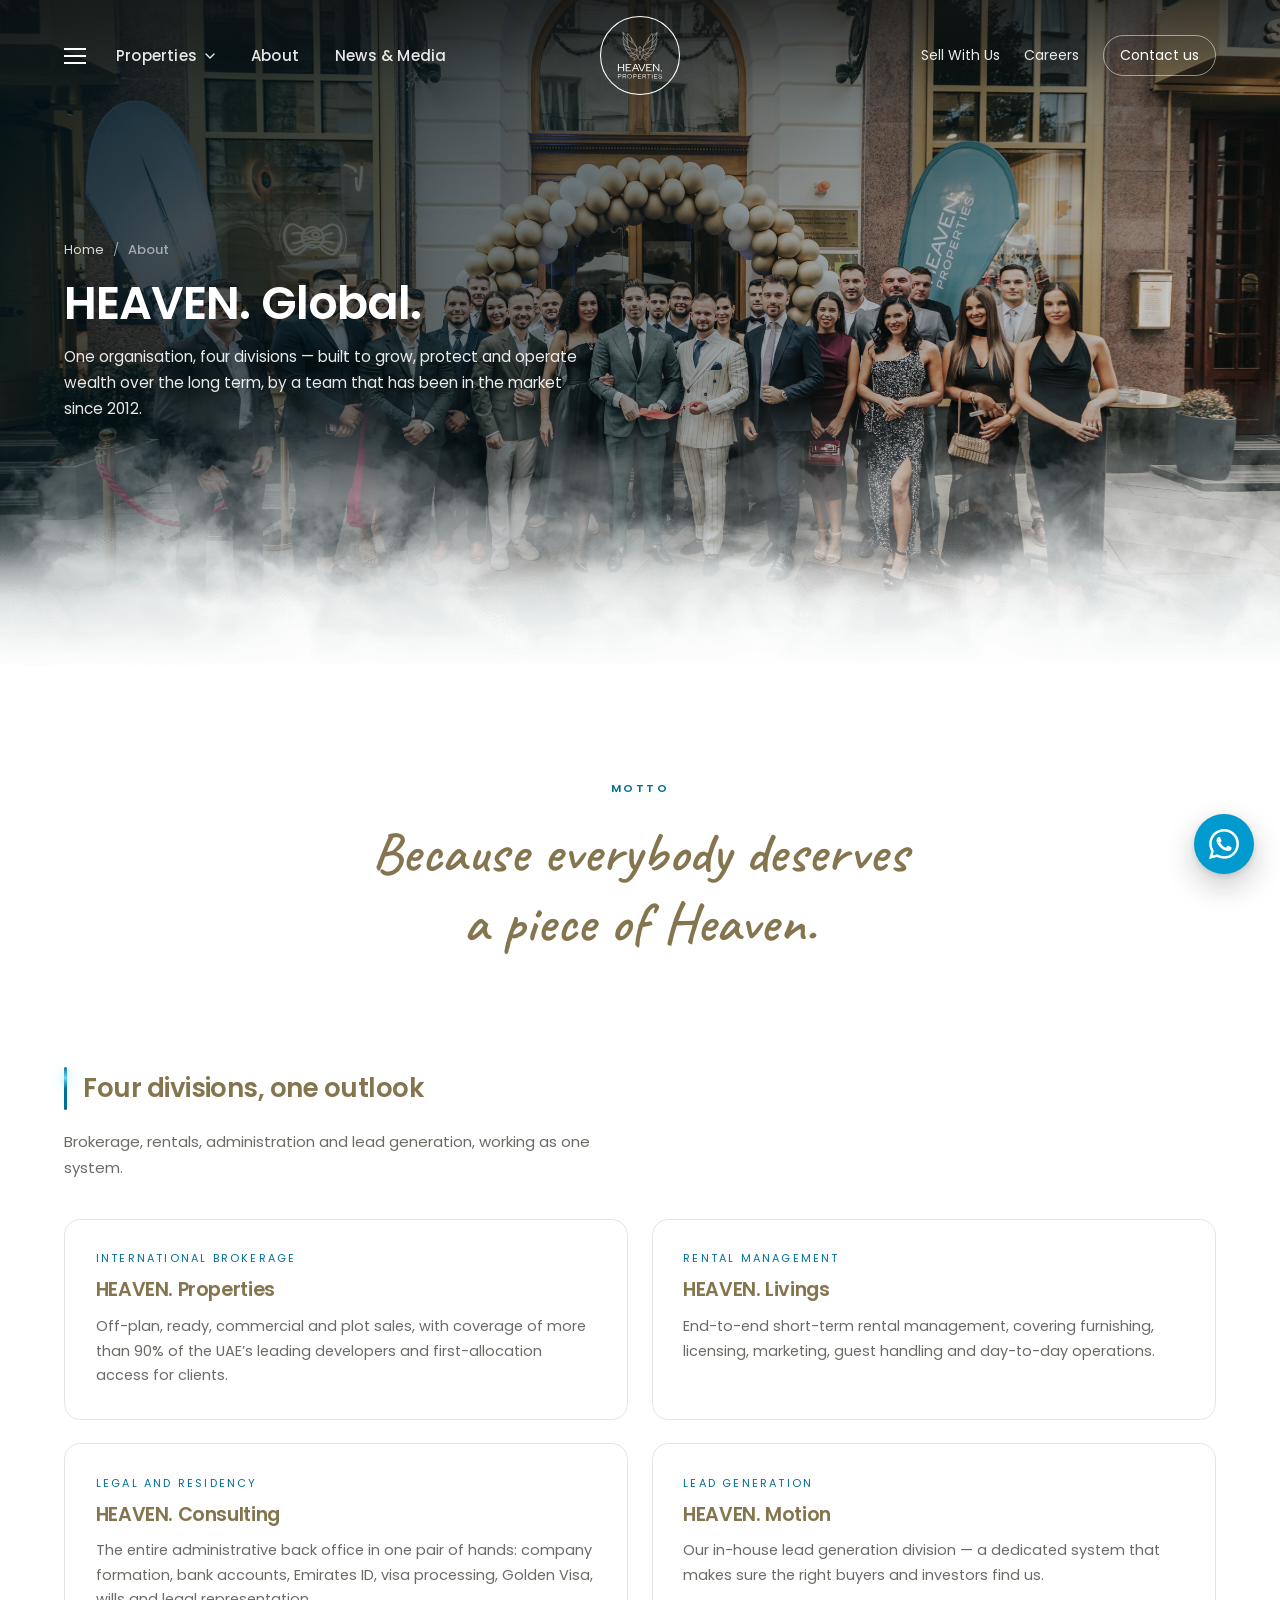
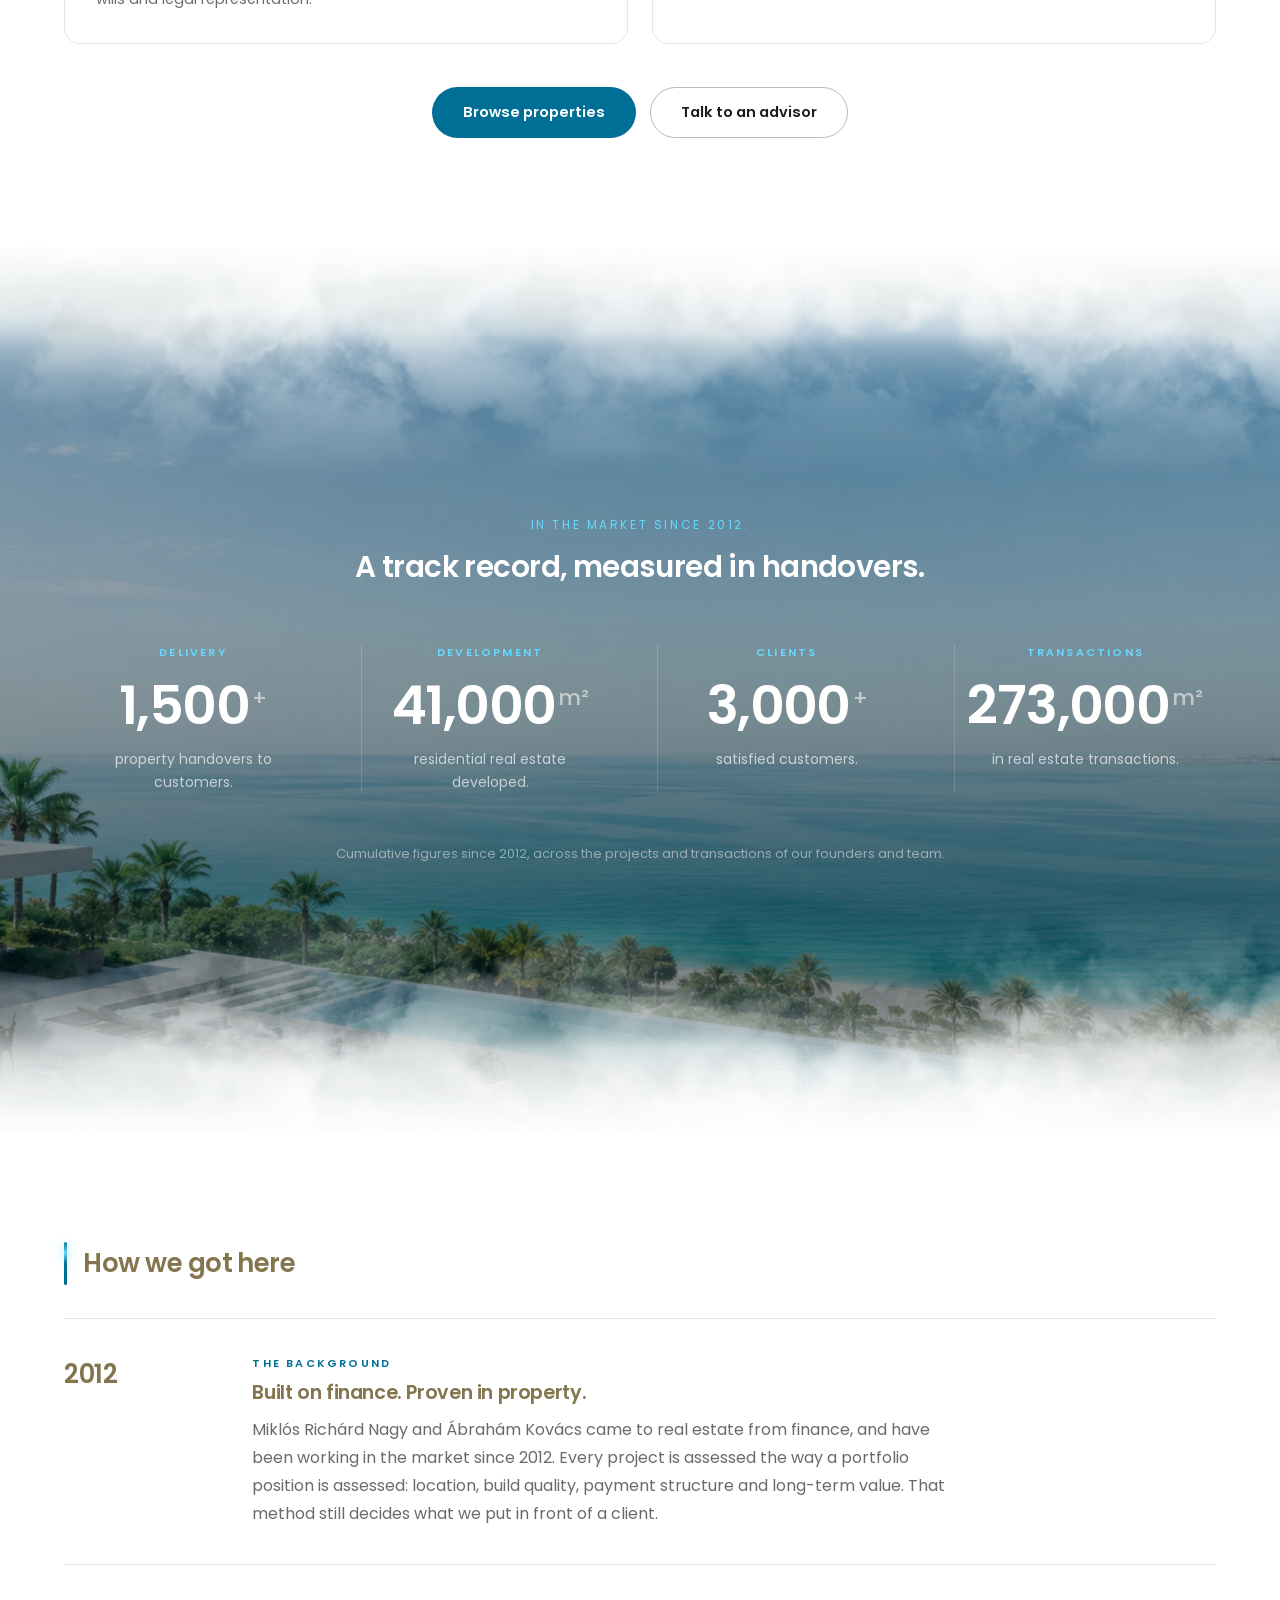
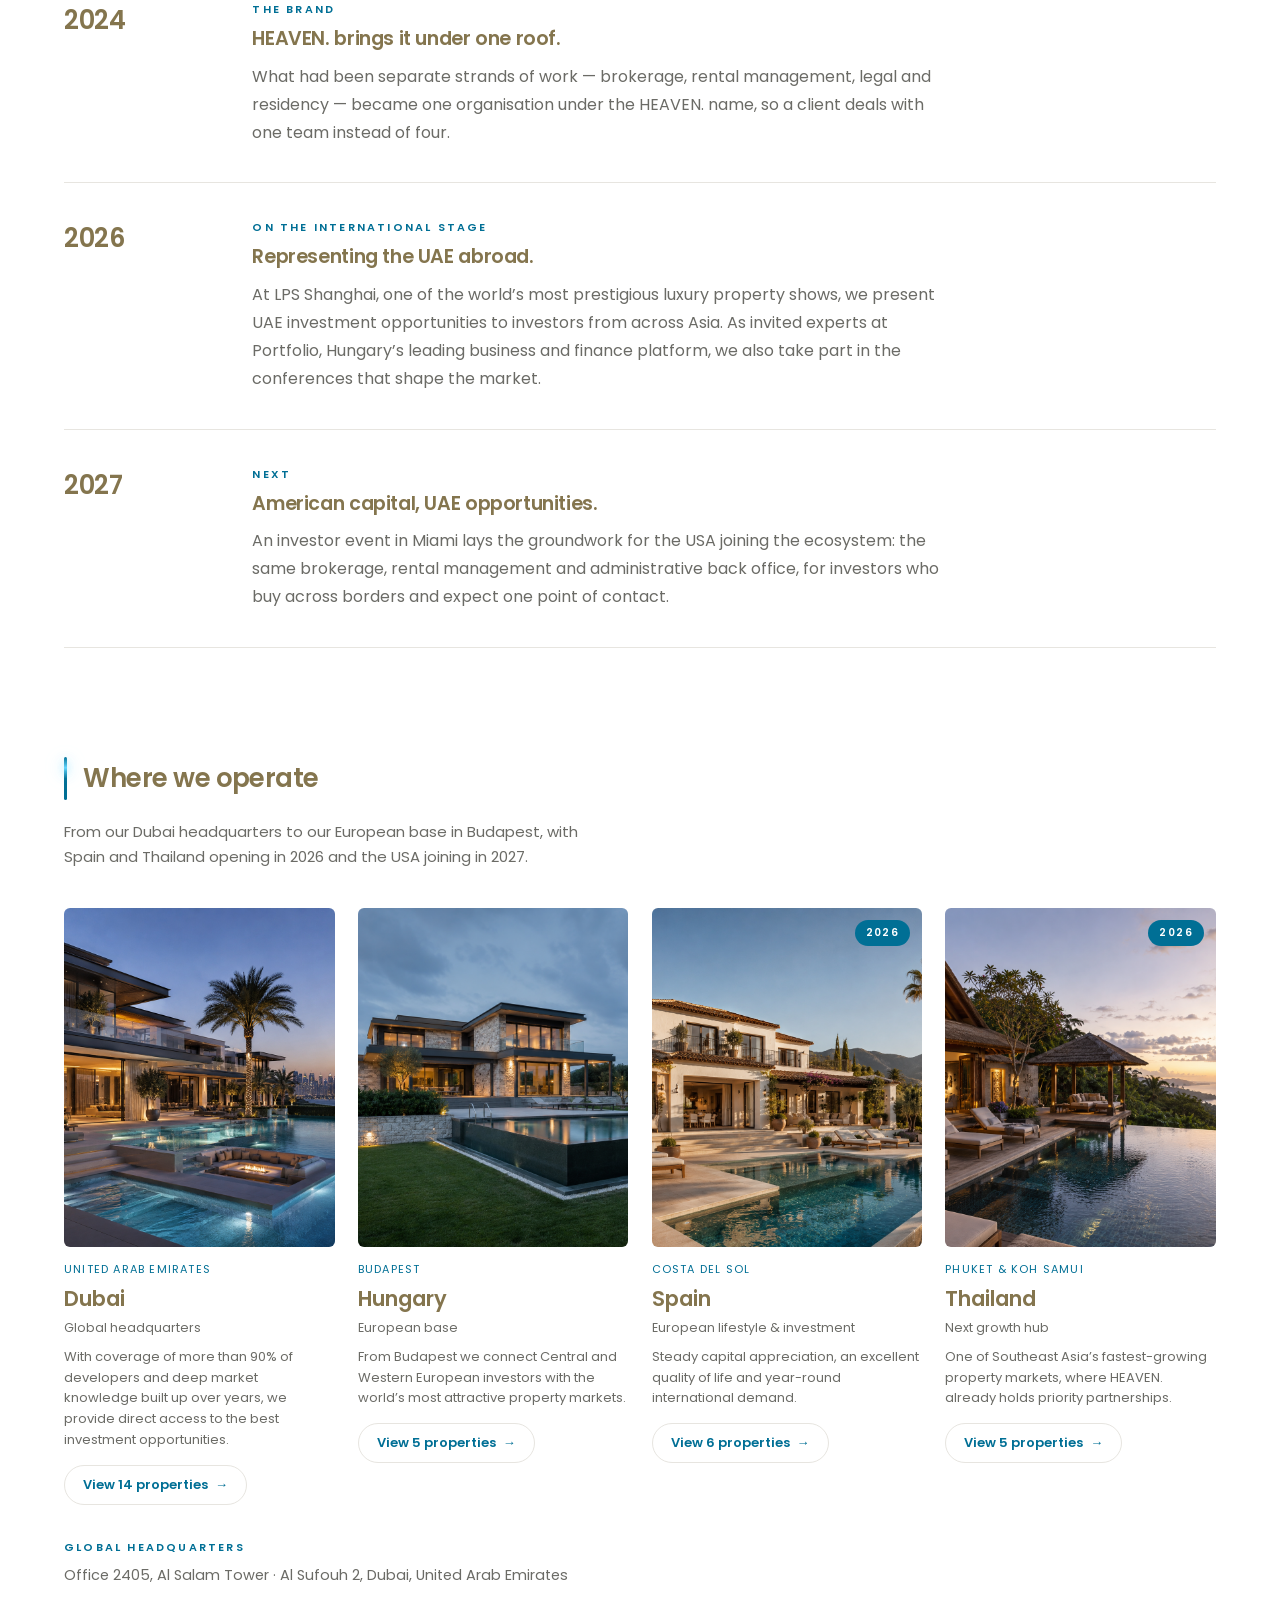
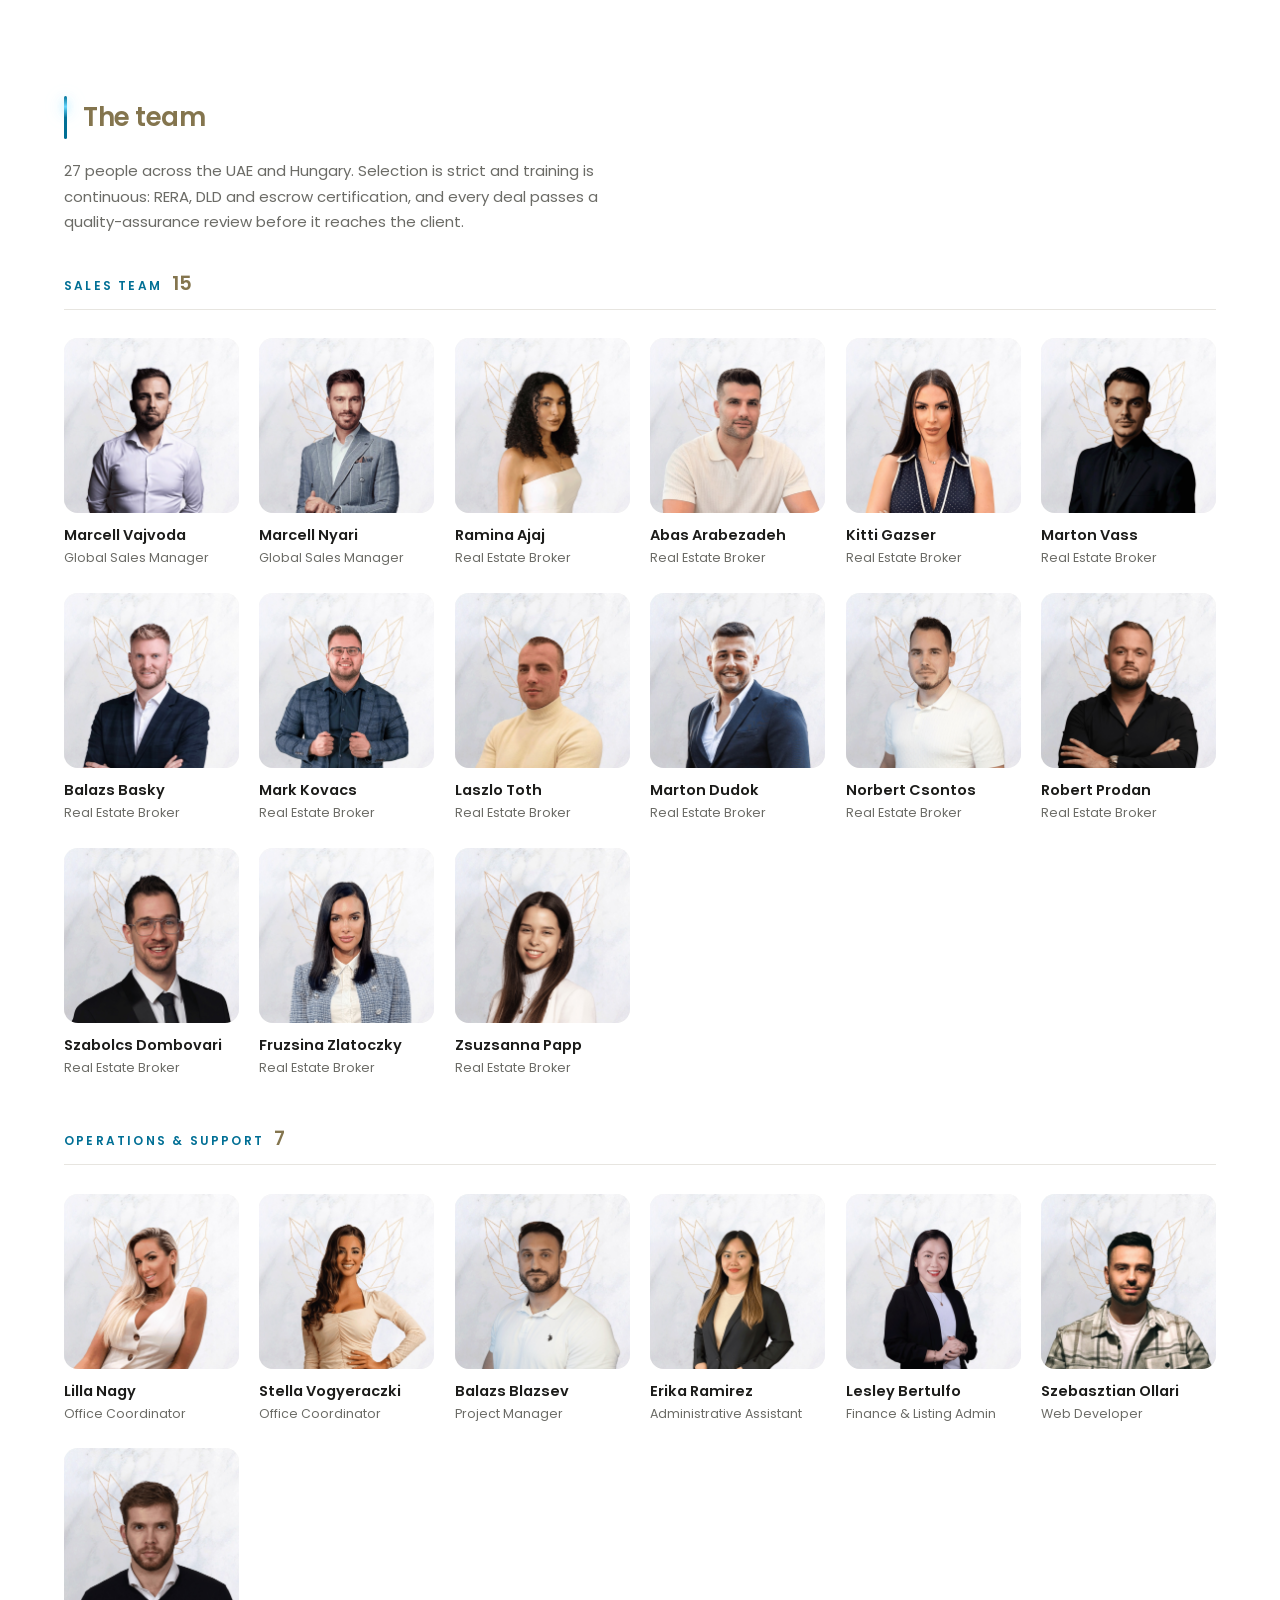
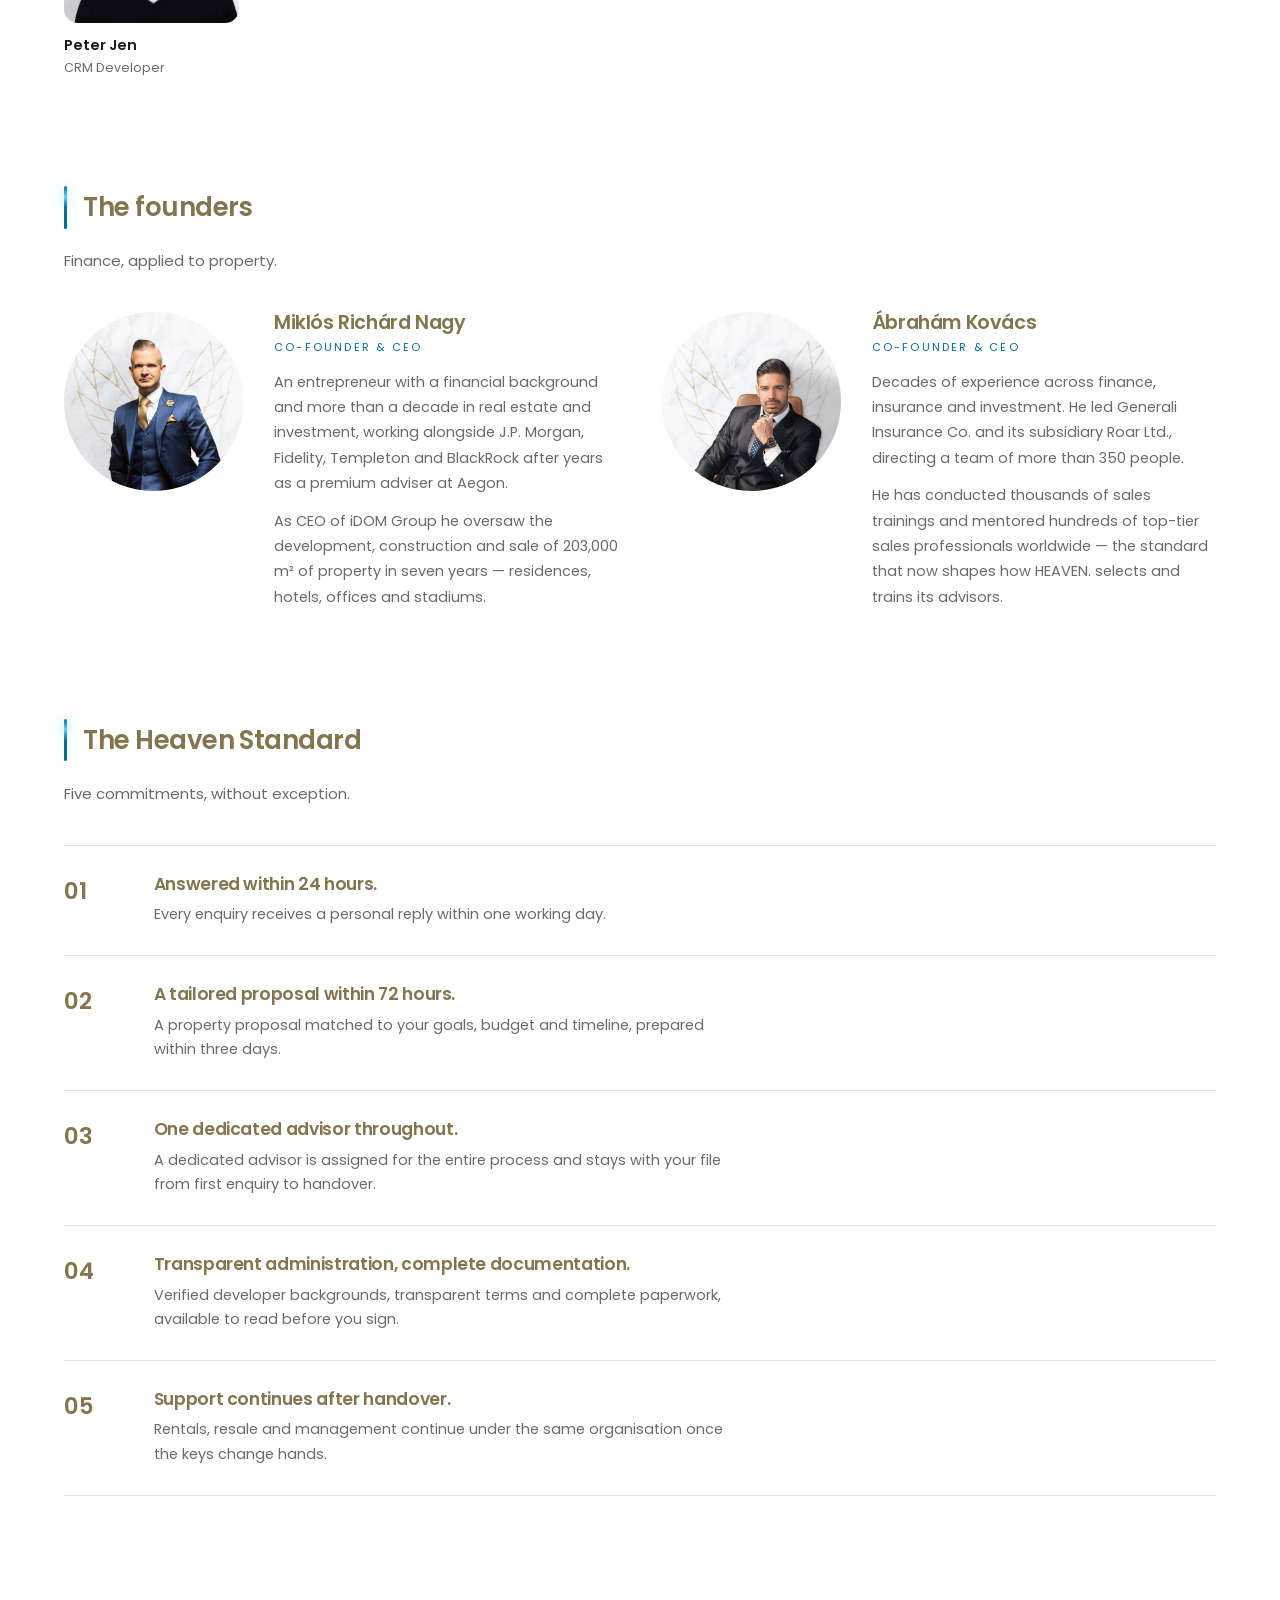
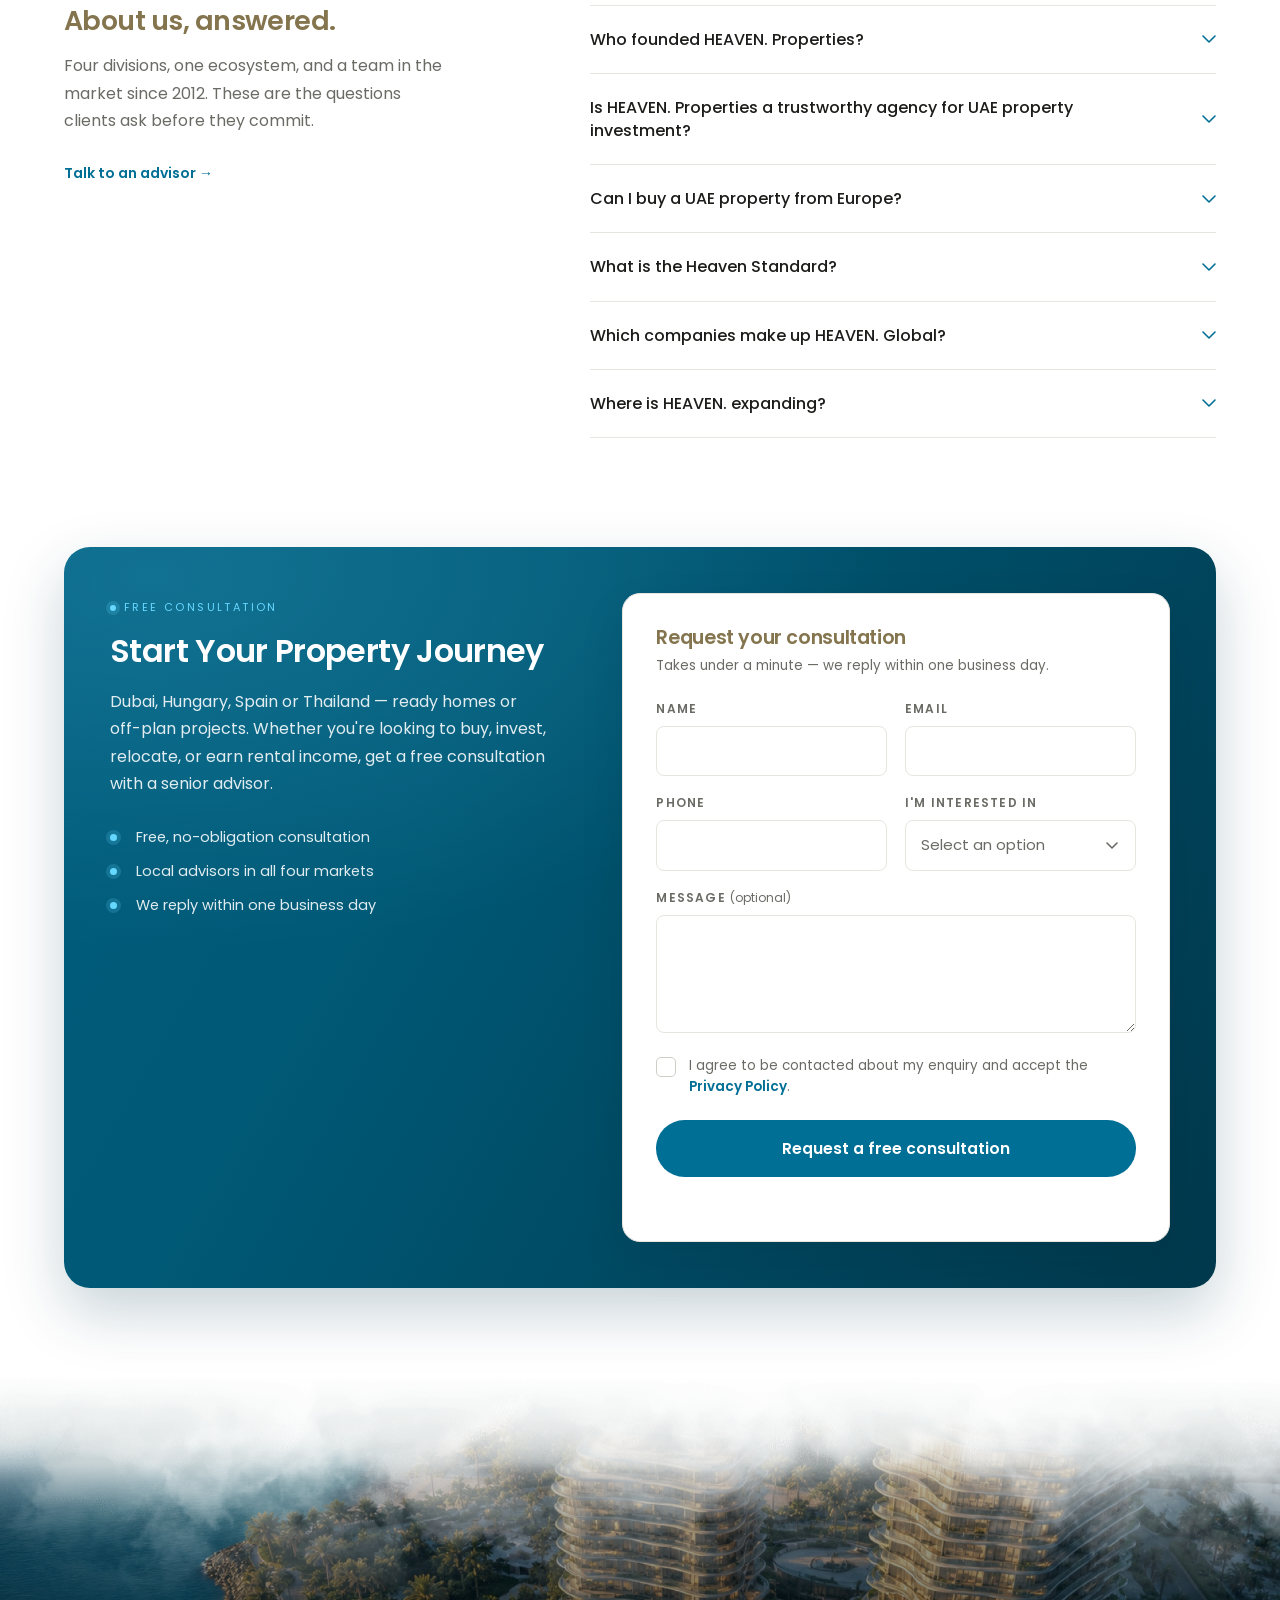
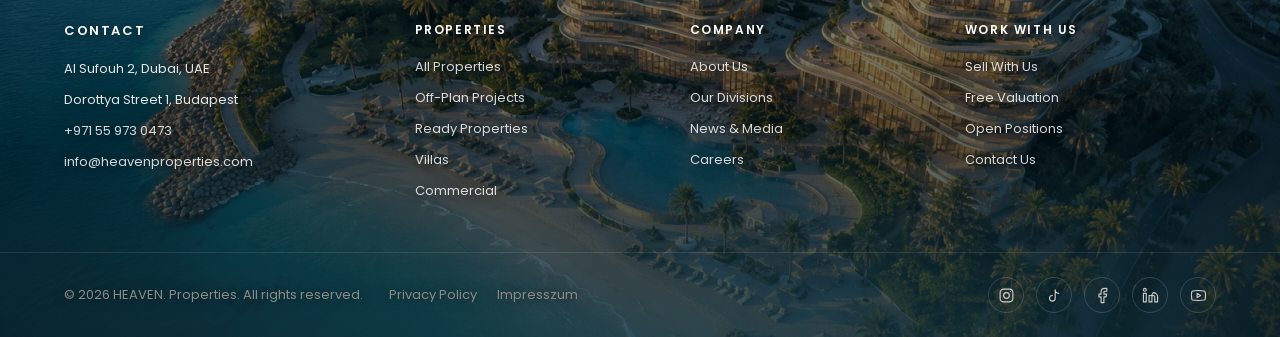
<file: about.html>
<!DOCTYPE html>
<html lang="en">
<head>
<meta charset="UTF-8">
<meta name="viewport" content="width=device-width, initial-scale=1.0">
<title>About &mdash; HEAVEN. Properties</title>
<meta name="description" content="HEAVEN. Global is a wealth-building ecosystem built on a team trading property since 2012: four divisions covering brokerage, rental management, legal and residency, and lead generation across the UAE, Hungary, Spain and Thailand.">
<link rel="preconnect" href="https://fonts.googleapis.com">
<link rel="preconnect" href="https://fonts.gstatic.com" crossorigin>
<link href="https://fonts.googleapis.com/css2?family=Poppins:wght@300;400;500;600;700&family=Caveat:wght@500;600&display=swap" rel="stylesheet">
<link rel="stylesheet" href="assets/styles.css?v=211">
</head>
<body>

<header class="site-header">
  <div class="header-overlay" id="headerOverlay">
    <div class="topbar">
      <div class="header-left">
        <button class="hamburger" id="hamburger" type="button" aria-label="Menu" aria-expanded="false" aria-controls="mobileMenu">
          <span></span><span></span><span></span>
        </button>
        <nav class="nav-left">
          <button class="nav-link" id="propertiesBtn" aria-expanded="false"
                  aria-controls="propertiesPanel" aria-haspopup="true">
            Properties
            <svg class="nav-chevron" width="10" height="6" viewBox="0 0 10 6" fill="none" aria-hidden="true">
              <path d="M1 1l4 4 4-4" stroke="currentColor" stroke-width="1.4" stroke-linecap="round" stroke-linejoin="round"/>
            </svg>
          </button>
          <a class="nav-link" href="/about.html">About</a>
          <a class="nav-link" href="/news.html">News &amp; Media</a>
        </nav>
      </div>

      <a class="logo" href="index.html" aria-label="Heaven Properties – home">
        <img src="/images/logo.svg" alt="Heaven Properties">
      </a>

      <div class="nav-right">
        <a href="/sell.html">Sell With Us</a>
        <a href="/careers.html">Careers</a>
        <a href="/contact.html" class="btn-ghost">Contact us</a>
      </div>
    </div>

    <div class="mega-panel" id="propertiesPanel" role="region" aria-label="Properties">
      <div class="mega-inner">
        <div class="mega-intro">
          <h2>Properties</h2>
          <p>Curated luxury homes across four destinations &mdash; from beachfront towers to lakeside estates.</p>
          <a href="/properties.html" class="pill">View All</a>
        </div>
        <div class="mega-cards">
          <a href="/properties.html?location=uae" class="dest-card">
            <div class="dest-swatch swatch" style="background-image:url('/images/country-dubai.png')"></div>
            <div class="dest-region">United Arab Emirates</div>
            <div class="dest-name">Dubai</div>
            <div class="dest-meta">Waterfront &amp; skyline residences</div>
          </a>
          <a href="/properties.html?location=hungary" class="dest-card">
            <div class="dest-swatch swatch" style="background-image:url('/images/country-hungary.png')"></div>
            <div class="dest-region">Budapest &amp; Balaton</div>
            <div class="dest-name">Hungary</div>
            <div class="dest-meta">Historic city &amp; lakeside estates</div>
          </a>
          <a href="/properties.html?location=spain" class="dest-card">
            <div class="dest-swatch swatch" style="background-image:url('/images/country-spain.png')"></div>
            <div class="dest-region">Costa del Sol &amp; Balearics</div>
            <div class="dest-name">Spain</div>
            <div class="dest-meta">Mediterranean villas &amp; fincas</div>
          </a>
          <a href="/properties.html?location=thailand" class="dest-card">
            <div class="dest-swatch swatch" style="background-image:url('/images/country-thailand.png')"></div>
            <div class="dest-region">Phuket &amp; Koh Samui</div>
            <div class="dest-name">Thailand</div>
            <div class="dest-meta">Tropical beachfront retreats</div>
          </a>
        </div>
      </div>
    </div>
  </div>

  </header>

<div class="mm-backdrop" id="mmBackdrop" hidden></div>
<div class="mobile-menu" id="mobileMenu" role="dialog" aria-modal="true" aria-label="Menu" hidden>
  <div class="mm-top">
    <button class="mm-close" id="mmClose" type="button" aria-label="Close menu">
      <svg viewBox="0 0 24 24" fill="none" stroke="currentColor" stroke-width="1.7" stroke-linecap="round" aria-hidden="true" focusable="false"><path d="M6 6 18 18M18 6 6 18"/></svg>
    </button>
  </div>

  <a class="mm-cta" href="/contact.html">
    <svg viewBox="0 0 24 24" aria-hidden="true"><path d="M3 6h18v12H3z"/><path d="m3 7 9 6 9-6"/></svg>
    Talk to an advisor
  </a>

  <nav class="mm-nav" aria-label="Main">
    <p class="mm-group">Browse</p>
    <a class="mm-item" href="/properties.html">
      <svg viewBox="0 0 24 24" aria-hidden="true"><path d="M3 10.5 12 4l9 6.5V20a1 1 0 0 1-1 1H4a1 1 0 0 1-1-1z"/><path d="M9.5 21v-6h5v6"/></svg>
      All properties</a>
    <a class="mm-item" href="/properties.html?location=uae">
      <svg viewBox="0 0 24 24" aria-hidden="true"><path d="M12 21s6.5-5.6 6.5-10.2A6.5 6.5 0 0 0 5.5 10.8C5.5 15.4 12 21 12 21Z"/><circle cx="12" cy="10.6" r="2.4"/></svg>
      Dubai</a>
    <a class="mm-item" href="/properties.html?location=hungary">
      <svg viewBox="0 0 24 24" aria-hidden="true"><path d="M12 21s6.5-5.6 6.5-10.2A6.5 6.5 0 0 0 5.5 10.8C5.5 15.4 12 21 12 21Z"/><circle cx="12" cy="10.6" r="2.4"/></svg>
      Hungary</a>
    <a class="mm-item" href="/properties.html?location=spain">
      <svg viewBox="0 0 24 24" aria-hidden="true"><path d="M12 21s6.5-5.6 6.5-10.2A6.5 6.5 0 0 0 5.5 10.8C5.5 15.4 12 21 12 21Z"/><circle cx="12" cy="10.6" r="2.4"/></svg>
      Spain</a>
    <a class="mm-item" href="/properties.html?location=thailand">
      <svg viewBox="0 0 24 24" aria-hidden="true"><path d="M12 21s6.5-5.6 6.5-10.2A6.5 6.5 0 0 0 5.5 10.8C5.5 15.4 12 21 12 21Z"/><circle cx="12" cy="10.6" r="2.4"/></svg>
      Thailand</a>

    <p class="mm-group">Company</p>
    <a class="mm-item" href="/about.html">
      <svg viewBox="0 0 24 24" aria-hidden="true"><circle cx="12" cy="12" r="9"/><path d="M12 16v-5M12 8h.01"/></svg>
      About</a>
    <a class="mm-item" href="/news.html">
      <svg viewBox="0 0 24 24" aria-hidden="true"><path d="M4 5h13v14H5a1 1 0 0 1-1-1z"/><path d="M17 8h3v9a2 2 0 0 1-3 1.7"/><path d="M7 9h7M7 13h7"/></svg>
      News &amp; Media</a>

    <p class="mm-group">Work with us</p>
    <a class="mm-item" href="/sell.html">
      <svg viewBox="0 0 24 24" aria-hidden="true"><path d="M3 9.5 12 4l9 5.5V20H3z"/><path d="M9 20v-5h6v5"/></svg>
      Sell With Us</a>
    <a class="mm-item" href="/careers.html">
      <svg viewBox="0 0 24 24" aria-hidden="true"><circle cx="9" cy="8" r="3.2"/><path d="M3 20a6 6 0 0 1 12 0"/><path d="M17 11h4M19 9v4"/></svg>
      Careers</a>
  </nav>

  <div class="mm-foot">
    <a href="tel:+971559730473">+971 55 973 0473</a>
    <a href="mailto:info@heavenproperties.com">info@heavenproperties.com</a>
  </div>
</div>

<div class="nav-scrim" id="navScrim" aria-hidden="true"></div>

<main class="about">
  <section class="page-hero">
    <div class="page-hero-bg" aria-hidden="true"></div>
    <div class="container page-hero-inner">
      <nav class="crumbs" aria-label="Breadcrumb">
        <a href="/index.html">Home</a><span>/</span>
        <span class="crumb-current">About</span>
      </nav>
      <h1>HEAVEN. Global.</h1>
      <p class="page-hero-lead">One organisation, four divisions &mdash; built to grow, protect and operate wealth over the long term, by a team that has been in the market since 2012.</p>
    </div>
    <!-- ugyanaz a kétrétegű felhősáv, mint a főoldali herónál:
         sodródó rétegek + a fehérbe futó tömör PNG -->
    <div class="hero-cloud-drift" aria-hidden="true">
      <span class="cloud-layer back"></span>
      <span class="cloud-layer mid"></span>
      <span class="cloud-layer front"></span>
    </div>
    <div class="hero-clouds" aria-hidden="true"></div>
  </section>

<section class="container motto">
  <span class="motto-label">Motto</span>
  <p class="motto-text">Because everybody deserves<br>a piece of Heaven.</p>
</section>

<section class="container about-divisions" id="divisions">
    <div class="section-head"><h2 class="section-title">Four divisions, one outlook</h2></div>
    <p class="section-lead">Brokerage, rentals, administration and lead generation, working as one system.</p>
    <div class="div-grid">
      <article class="div-card">
        <span class="div-eyebrow">International brokerage</span>
        <h3>HEAVEN. Properties</h3>
        <p>Off-plan, ready, commercial and plot sales, with coverage of more than 90% of the UAE&rsquo;s leading developers and first-allocation access for clients.</p>
      </article>
      <article class="div-card">
        <span class="div-eyebrow">Rental management</span>
        <h3>HEAVEN. Livings</h3>
        <p>End-to-end short-term rental management, covering furnishing, licensing, marketing, guest handling and day-to-day operations.</p>
      </article>
      <article class="div-card">
        <span class="div-eyebrow">Legal and residency</span>
        <h3>HEAVEN. Consulting</h3>
        <p>The entire administrative back office in one pair of hands: company formation, bank accounts, Emirates ID, visa processing, Golden Visa, wills and legal representation.</p>
      </article>
      <article class="div-card">
        <span class="div-eyebrow">Lead generation</span>
        <h3>HEAVEN. Motion</h3>
        <p>Our in-house lead generation division &mdash; a dedicated system that makes sure the right buyers and investors find us.</p>
      </article>
    </div>
    <div class="services-cta">
      <a class="btn-solid" href="/properties.html">Browse properties</a>
      <a class="btn-outline" href="#contact">Talk to an advisor</a>
    </div>
  </section>

<section class="stats-band">
  <div class="stats-bg" aria-hidden="true"></div>
  <div class="stats-glow" aria-hidden="true"></div>

  <!-- felhősáv felül: ugyanaz a felépítés, csak függőlegesen tükrözve -->
  <div class="cloud-band cloud-band--top" aria-hidden="true">
    <div class="cloud-drift">
      <span class="cloud-layer back"></span>
      <span class="cloud-layer front"></span>
    </div>
    <div class="cloud-solid"></div>
  </div>

  <div class="cloud-band cloud-band--bottom" aria-hidden="true">
    <div class="cloud-drift">
      <span class="cloud-layer back"></span>
      <span class="cloud-layer front"></span>
    </div>
    <div class="cloud-solid"></div>
  </div>

  <div class="container stats-inner">
  <div class="stats-head">
    <span class="stats-lead">In the market since 2012.</span>
    <h2>A track record, measured in handovers.</h2>
  </div>
  <div class="stats-grid">
    <div class="stat">
      <span class="stat-label">Delivery</span>
      <span class="stat-value">1,500<span class="stat-suffix">+</span></span>
      <span class="stat-desc">property handovers to customers.</span>
    </div>
    <div class="stat">
      <span class="stat-label">Development</span>
      <span class="stat-value">41,000<span class="stat-suffix">m²</span></span>
      <span class="stat-desc">residential real estate developed.</span>
    </div>
    <div class="stat">
      <span class="stat-label">Clients</span>
      <span class="stat-value">3,000<span class="stat-suffix">+</span></span>
      <span class="stat-desc">satisfied customers.</span>
    </div>
    <div class="stat">
      <span class="stat-label">Transactions</span>
      <span class="stat-value">273,000<span class="stat-suffix">m²</span></span>
      <span class="stat-desc">in real estate transactions.</span>
    </div>
  </div>
  <p class="stats-note">Cumulative figures since 2012, across the projects and transactions of our founders and team.</p>
</div>
</section>

  <section class="container about-timeline">
    <div class="section-head"><h2 class="section-title">How we got here</h2></div>
    <div class="tl-list">
      <article class="tl-item">
        <div class="tl-year">2012</div>
        <div class="tl-body">
          <span class="tl-eyebrow">The background</span>
          <h3>Built on finance. Proven in property.</h3>
          <p>Mikl&oacute;s Rich&aacute;rd Nagy and &Aacute;brah&aacute;m Kov&aacute;cs came to real estate from finance, and have been working in the market since 2012. Every project is assessed the way a portfolio position is assessed: location, build quality, payment structure and long-term value. That method still decides what we put in front of a client.</p>
        </div>
      </article>
      <article class="tl-item">
        <div class="tl-year">2024</div>
        <div class="tl-body">
          <span class="tl-eyebrow">The brand</span>
          <h3>HEAVEN. brings it under one roof.</h3>
          <p>What had been separate strands of work &mdash; brokerage, rental management, legal and residency &mdash; became one organisation under the HEAVEN. name, so a client deals with one team instead of four.</p>
        </div>
      </article>
      <article class="tl-item">
        <div class="tl-year">2026</div>
        <div class="tl-body">
          <span class="tl-eyebrow">On the international stage</span>
          <h3>Representing the UAE abroad.</h3>
          <p>At LPS Shanghai, one of the world&rsquo;s most prestigious luxury property shows, we present UAE investment opportunities to investors from across Asia. As invited experts at Portfolio, Hungary&rsquo;s leading business and finance platform, we also take part in the conferences that shape the market.</p>
        </div>
      </article>
      <article class="tl-item">
        <div class="tl-year">2027</div>
        <div class="tl-body">
          <span class="tl-eyebrow">Next</span>
          <h3>American capital, UAE opportunities.</h3>
          <p>An investor event in Miami lays the groundwork for the USA joining the ecosystem: the same brokerage, rental management and administrative back office, for investors who buy across borders and expect one point of contact.</p>
        </div>
      </article>
    </div>
  </section>

<section class="container about-locations">
    <div class="section-head"><h2 class="section-title">Where we operate</h2></div>
    <p class="section-lead">From our Dubai headquarters to our European base in Budapest, with Spain and Thailand opening in 2026 and the USA joining in 2027.</p>
    <div class="dest-grid">
      <article class="dest-card dest-card--static">
        <div class="dest-swatch swatch" style="background-image:url('/images/country-dubai.png')"></div>
        
        <div class="dest-region">United Arab Emirates</div>
        <div class="dest-name">Dubai</div>
        <div class="dest-meta">Global headquarters</div>
        <p class="dest-note">With coverage of more than 90% of developers and deep market knowledge built up over years, we provide direct access to the best investment opportunities.</p>
        <a class="dest-cta" href="/properties.html?location=uae">View 14 properties</a>
      </article>
      <article class="dest-card dest-card--static">
        <div class="dest-swatch swatch" style="background-image:url('/images/country-hungary.png')"></div>
        
        <div class="dest-region">Budapest</div>
        <div class="dest-name">Hungary</div>
        <div class="dest-meta">European base</div>
        <p class="dest-note">From Budapest we connect Central and Western European investors with the world&rsquo;s most attractive property markets.</p>
        <a class="dest-cta" href="/properties.html?location=hungary">View 5 properties</a>
      </article>
      <article class="dest-card dest-card--static">
        <div class="dest-swatch swatch" style="background-image:url('/images/country-spain.png')"></div>
        <span class="dest-flag">2026</span>
        <div class="dest-region">Costa del Sol</div>
        <div class="dest-name">Spain</div>
        <div class="dest-meta">European lifestyle &amp; investment</div>
        <p class="dest-note">Steady capital appreciation, an excellent quality of life and year-round international demand.</p>
        <a class="dest-cta" href="/properties.html?location=spain">View 6 properties</a>
      </article>
      <article class="dest-card dest-card--static">
        <div class="dest-swatch swatch" style="background-image:url('/images/country-thailand.png')"></div>
        <span class="dest-flag">2026</span>
        <div class="dest-region">Phuket &amp; Koh Samui</div>
        <div class="dest-name">Thailand</div>
        <div class="dest-meta">Next growth hub</div>
        <p class="dest-note">One of Southeast Asia&rsquo;s fastest-growing property markets, where HEAVEN. already holds priority partnerships.</p>
        <a class="dest-cta" href="/properties.html?location=thailand">View 5 properties</a>
      </article>
    </div>
    <address class="about-office">
      <span class="about-office-label">Global headquarters</span>
      Office 2405, Al Salam Tower &middot; Al Sufouh 2, Dubai, United Arab Emirates
    </address>
  </section>

<section class="container about-team">
    <div class="section-head"><h2 class="section-title">The team</h2></div>
    <p class="section-lead">27 people across the UAE and Hungary. Selection is strict and training is continuous: RERA, DLD and escrow certification, and every deal passes a quality-assurance review before it reaches the client.</p>

    <h3 class="team-head">Sales team <span>15</span></h3>
    <div class="tm-grid">
        <article class="tm">
          <div class="tm-photo"><img src="/images/team/vajvoda-marcell.jpg" alt="Marcell Vajvoda" loading="lazy"></div>
          <h4 class="tm-name">Marcell Vajvoda</h4><span class="tm-role">Global Sales Manager</span>
        </article>
        <article class="tm">
          <div class="tm-photo"><img src="/images/team/nyari-marcell.jpg" alt="Marcell Nyari" loading="lazy"></div>
          <h4 class="tm-name">Marcell Nyari</h4><span class="tm-role">Global Sales Manager</span>
        </article>
        <article class="tm">
          <div class="tm-photo"><img src="/images/team/ramina-ajaj.jpg" alt="Ramina Ajaj" loading="lazy"></div>
          <h4 class="tm-name">Ramina Ajaj</h4><span class="tm-role">Real Estate Broker</span>
        </article>
        <article class="tm">
          <div class="tm-photo"><img src="/images/team/abas-arabezadeh.jpg" alt="Abas Arabezadeh" loading="lazy"></div>
          <h4 class="tm-name">Abas Arabezadeh</h4><span class="tm-role">Real Estate Broker</span>
        </article>
        <article class="tm">
          <div class="tm-photo"><img src="/images/team/kitti-gazser.jpg" alt="Kitti Gazser" loading="lazy"></div>
          <h4 class="tm-name">Kitti Gazser</h4><span class="tm-role">Real Estate Broker</span>
        </article>
        <article class="tm">
          <div class="tm-photo"><img src="/images/team/marton-vass.jpg" alt="Marton Vass" loading="lazy"></div>
          <h4 class="tm-name">Marton Vass</h4><span class="tm-role">Real Estate Broker</span>
        </article>
        <article class="tm">
          <div class="tm-photo"><img src="/images/team/balazs-basky.jpg" alt="Balazs Basky" loading="lazy"></div>
          <h4 class="tm-name">Balazs Basky</h4><span class="tm-role">Real Estate Broker</span>
        </article>
        <article class="tm">
          <div class="tm-photo"><img src="/images/team/mark-kovacs.jpg" alt="Mark Kovacs" loading="lazy"></div>
          <h4 class="tm-name">Mark Kovacs</h4><span class="tm-role">Real Estate Broker</span>
        </article>
        <article class="tm">
          <div class="tm-photo"><img src="/images/team/laszlo-toth.jpg" alt="Laszlo Toth" loading="lazy"></div>
          <h4 class="tm-name">Laszlo Toth</h4><span class="tm-role">Real Estate Broker</span>
        </article>
        <article class="tm">
          <div class="tm-photo"><img src="/images/team/marton-dudok.jpg" alt="Marton Dudok" loading="lazy"></div>
          <h4 class="tm-name">Marton Dudok</h4><span class="tm-role">Real Estate Broker</span>
        </article>
        <article class="tm">
          <div class="tm-photo"><img src="/images/team/norbert-csontos.jpg" alt="Norbert Csontos" loading="lazy"></div>
          <h4 class="tm-name">Norbert Csontos</h4><span class="tm-role">Real Estate Broker</span>
        </article>
        <article class="tm">
          <div class="tm-photo"><img src="/images/team/robert-prodan.jpg" alt="Robert Prodan" loading="lazy"></div>
          <h4 class="tm-name">Robert Prodan</h4><span class="tm-role">Real Estate Broker</span>
        </article>
        <article class="tm">
          <div class="tm-photo"><img src="/images/team/szabolcs-dombovari.jpg" alt="Szabolcs Dombovari" loading="lazy"></div>
          <h4 class="tm-name">Szabolcs Dombovari</h4><span class="tm-role">Real Estate Broker</span>
        </article>
        <article class="tm">
          <div class="tm-photo"><img src="/images/team/fruzsina-zlatoczky.jpg" alt="Fruzsina Zlatoczky" loading="lazy"></div>
          <h4 class="tm-name">Fruzsina Zlatoczky</h4><span class="tm-role">Real Estate Broker</span>
        </article>
        <article class="tm">
          <div class="tm-photo"><img src="/images/team/zsuzsanna-papp.jpg" alt="Zsuzsanna Papp" loading="lazy"></div>
          <h4 class="tm-name">Zsuzsanna Papp</h4><span class="tm-role">Real Estate Broker</span>
        </article>
    </div>

    <h3 class="team-head team-head--second">Operations &amp; support <span>7</span></h3>
    <div class="tm-grid">
        <article class="tm">
          <div class="tm-photo"><img src="/images/team/lilla-nagy.jpg" alt="Lilla Nagy" loading="lazy"></div>
          <h4 class="tm-name">Lilla Nagy</h4><span class="tm-role">Office Coordinator</span>
        </article>
        <article class="tm">
          <div class="tm-photo"><img src="/images/team/stella-vogyeraczki.jpg" alt="Stella Vogyeraczki" loading="lazy"></div>
          <h4 class="tm-name">Stella Vogyeraczki</h4><span class="tm-role">Office Coordinator</span>
        </article>
        <article class="tm">
          <div class="tm-photo"><img src="/images/team/balazs-blazsev.jpg" alt="Balazs Blazsev" loading="lazy"></div>
          <h4 class="tm-name">Balazs Blazsev</h4><span class="tm-role">Project Manager</span>
        </article>
        <article class="tm">
          <div class="tm-photo"><img src="/images/team/erika-ramirez.jpg" alt="Erika Ramirez" loading="lazy"></div>
          <h4 class="tm-name">Erika Ramirez</h4><span class="tm-role">Administrative Assistant</span>
        </article>
        <article class="tm">
          <div class="tm-photo"><img src="/images/team/lesley-bertulfo.jpg" alt="Lesley Bertulfo" loading="lazy"></div>
          <h4 class="tm-name">Lesley Bertulfo</h4><span class="tm-role">Finance &amp; Listing Admin</span>
        </article>
        <article class="tm">
          <div class="tm-photo"><img src="/images/team/szebasztian-ollari.jpg" alt="Szebasztian Ollari" loading="lazy"></div>
          <h4 class="tm-name">Szebasztian Ollari</h4><span class="tm-role">Web Developer</span>
        </article>
        <article class="tm">
          <div class="tm-photo"><img src="/images/team/peter-jen.jpg" alt="Peter Jen" loading="lazy"></div>
          <h4 class="tm-name">Peter Jen</h4><span class="tm-role">CRM Developer</span>
        </article>
    </div>
  </section>

  <section class="container about-founders">
    <div class="section-head"><h2 class="section-title">The founders</h2></div>
    <p class="section-lead">Finance, applied to property.</p>
    <div class="founder-grid">
      <article class="founder">
        <div class="founder-photo"><img src="/images/team/miklos-nagy.jpg" alt="Mikl&oacute;s Rich&aacute;rd Nagy" loading="lazy"></div>
        <div class="founder-text">
          <h3>Mikl&oacute;s Rich&aacute;rd Nagy</h3>
          <span class="founder-role">Co-Founder &amp; CEO</span>
          <p>An entrepreneur with a financial background and more than a decade in real estate and investment, working alongside J.P. Morgan, Fidelity, Templeton and BlackRock after years as a premium adviser at Aegon.</p>
          <p>As CEO of iDOM Group he oversaw the development, construction and sale of 203,000 m&sup2; of property in seven years &mdash; residences, hotels, offices and stadiums.</p>
        </div>
      </article>
      <article class="founder">
        <div class="founder-photo"><img src="/images/team/abraham-kovacs.jpg" alt="&Aacute;brah&aacute;m Kov&aacute;cs" loading="lazy"></div>
        <div class="founder-text">
          <h3>&Aacute;brah&aacute;m Kov&aacute;cs</h3>
          <span class="founder-role">Co-Founder &amp; CEO</span>
          <p>Decades of experience across finance, insurance and investment. He led Generali Insurance Co. and its subsidiary Roar Ltd., directing a team of more than 350 people.</p>
          <p>He has conducted thousands of sales trainings and mentored hundreds of top-tier sales professionals worldwide &mdash; the standard that now shapes how HEAVEN. selects and trains its advisors.</p>
        </div>
      </article>
    </div>
  </section>

<section class="container about-standard">
    <div class="section-head"><h2 class="section-title">The Heaven Standard</h2></div>
    <p class="section-lead">Five commitments, without exception.</p>
    <ol class="std-list">
      <li class="std-item">
        <span class="std-num">01</span>
        <div><h3>Answered within 24 hours.</h3><p>Every enquiry receives a personal reply within one working day.</p></div>
      </li>
      <li class="std-item">
        <span class="std-num">02</span>
        <div><h3>A tailored proposal within 72 hours.</h3><p>A property proposal matched to your goals, budget and timeline, prepared within three days.</p></div>
      </li>
      <li class="std-item">
        <span class="std-num">03</span>
        <div><h3>One dedicated advisor throughout.</h3><p>A dedicated advisor is assigned for the entire process and stays with your file from first enquiry to handover.</p></div>
      </li>
      <li class="std-item">
        <span class="std-num">04</span>
        <div><h3>Transparent administration, complete documentation.</h3><p>Verified developer backgrounds, transparent terms and complete paperwork, available to read before you sign.</p></div>
      </li>
      <li class="std-item">
        <span class="std-num">05</span>
        <div><h3>Support continues after handover.</h3><p>Rentals, resale and management continue under the same organisation once the keys change hands.</p></div>
      </li>
    </ol>
  </section>

  <section class="faq">
    <div class="container faq-grid">
      <div class="faq-intro">
        <h2>About us, answered.</h2>
        <p>Four divisions, one ecosystem, and a team in the market since 2012. These are the questions clients ask before they commit.</p>
        <a class="link-teal" href="#contact">Talk to an advisor &rarr;</a>
      </div>
      <div class="faq-list">
      <details class="faq-item">
        <summary>
          Who founded HEAVEN. Properties?
          <svg class="faq-chevron" width="14" height="8" viewBox="0 0 14 8" fill="none" aria-hidden="true">
            <path d="M1 1l6 6 6-6" stroke="currentColor" stroke-width="1.6" stroke-linecap="round" stroke-linejoin="round"/>
          </svg>
        </summary>
        <div class="faq-answer">Mikl&oacute;s Rich&aacute;rd Nagy and &Aacute;brah&aacute;m Kov&aacute;cs, both from finance rather than estate agency. They have been working in property since 2012; the HEAVEN. brand brought their divisions under one roof in 2024. That background is why every project is assessed like a portfolio position: location, build quality, payment structure and long-term value.</div>
      </details>
      <details class="faq-item">
        <summary>
          Is HEAVEN. Properties a trustworthy agency for UAE property investment?
          <svg class="faq-chevron" width="14" height="8" viewBox="0 0 14 8" fill="none" aria-hidden="true">
            <path d="M1 1l6 6 6-6" stroke="currentColor" stroke-width="1.6" stroke-linecap="round" stroke-linejoin="round"/>
          </svg>
        </summary>
        <div class="faq-answer">Every advisor holds RERA, DLD and escrow certification, and every deal passes a quality-assurance review before it reaches you. We work with more than 90% of the UAE&rsquo;s leading developers, and the track record behind that is 1,500+ handovers and 273,000 m&sup2; transacted since 2012.</div>
      </details>
      <details class="faq-item">
        <summary>
          Can I buy a UAE property from Europe?
          <svg class="faq-chevron" width="14" height="8" viewBox="0 0 14 8" fill="none" aria-hidden="true">
            <path d="M1 1l6 6 6-6" stroke="currentColor" stroke-width="1.6" stroke-linecap="round" stroke-linejoin="round"/>
          </svg>
        </summary>
        <div class="faq-answer">Yes. Our European base in Budapest exists for exactly that, and HEAVEN. Consulting handles the administrative side &mdash; company formation, bank accounts, Emirates ID, visa processing and legal representation &mdash; so you deal with one organisation rather than five.</div>
      </details>
      <details class="faq-item">
        <summary>
          What is the Heaven Standard?
          <svg class="faq-chevron" width="14" height="8" viewBox="0 0 14 8" fill="none" aria-hidden="true">
            <path d="M1 1l6 6 6-6" stroke="currentColor" stroke-width="1.6" stroke-linecap="round" stroke-linejoin="round"/>
          </svg>
        </summary>
        <div class="faq-answer">Five commitments we hold to without exception: a personal reply within 24 hours, a tailored proposal within 72 hours, one dedicated advisor throughout, transparent administration with complete documentation, and continued support after handover.</div>
      </details>
      <details class="faq-item">
        <summary>
          Which companies make up HEAVEN. Global?
          <svg class="faq-chevron" width="14" height="8" viewBox="0 0 14 8" fill="none" aria-hidden="true">
            <path d="M1 1l6 6 6-6" stroke="currentColor" stroke-width="1.6" stroke-linecap="round" stroke-linejoin="round"/>
          </svg>
        </summary>
        <div class="faq-answer">Four divisions. HEAVEN. Properties handles brokerage, HEAVEN. Livings runs rental management, HEAVEN. Consulting carries the administrative and legal back office, and HEAVEN. Motion is our in-house lead generation.</div>
      </details>
      <details class="faq-item">
        <summary>
          Where is HEAVEN. expanding?
          <svg class="faq-chevron" width="14" height="8" viewBox="0 0 14 8" fill="none" aria-hidden="true">
            <path d="M1 1l6 6 6-6" stroke="currentColor" stroke-width="1.6" stroke-linecap="round" stroke-linejoin="round"/>
          </svg>
        </summary>
        <div class="faq-answer">Spain and Thailand open in 2026, joining the UAE and Hungary. The USA follows in 2027, with the groundwork already laid through an investor event in Miami.</div>
      </details>
      </div>
    </div>
  </section>

<section class="container contact" id="contact">
  <div class="contact-panel">
  <div class="contact-grid">
    <div class="contact-intro">
      <span class="contact-eyebrow">Free consultation</span>
      <h2>Start Your Property Journey</h2>
      <p>Dubai, Hungary, Spain or Thailand &mdash; ready homes or off-plan projects. Whether you're looking to buy, invest, relocate, or earn rental income, get a free consultation with a senior advisor.</p>
      <ul class="contact-points">
        <li>Free, no-obligation consultation</li>
        <li>Local advisors in all four markets</li>
        <li>We reply within one business day</li>
      </ul>
    </div>

    <form class="contact-form" id="contactForm" novalidate>
      <div class="contact-form-head">
        <h3>Request your consultation</h3>
        <p>Takes under a minute &mdash; we reply within one business day.</p>
      </div>
      <div class="field-row">
        <label class="field">
          <span>Name</span>
          <input type="text" name="name" autocomplete="name" required>
        </label>
        <label class="field">
          <span>Email</span>
          <input type="email" name="email" autocomplete="email" required>
        </label>
      </div>
      <div class="field-row">
        <label class="field">
          <span>Phone</span>
          <input type="tel" name="phone" autocomplete="tel">
        </label>
            <label class="field">
          <span>I'm interested in</span>
          <select name="interest" required>
            <option value="" disabled selected>Select an option</option>
            <option>Buying Property</option>
            <option>Investment Opportunities</option>
            <option>Visa &amp; Relocation</option>
            <option>Rental Management</option>
            <option>Other</option>
          </select>
        </label>
      </div>
      <label class="field">
        <span>Message <em>(optional)</em></span>
        <textarea name="message" rows="4"></textarea>
      </label>
      <label class="checkfield">
        <input type="checkbox" name="consent" required>
        <span class="checkbox-box" aria-hidden="true"></span>
        <span class="checkfield-text">I agree to be contacted about my enquiry and accept the <a href="/privacy.html" target="_blank" rel="noopener">Privacy Policy</a>.</span>
      </label>
      <button type="submit" class="btn-solid">Request a free consultation</button>
      <p class="form-note" id="formNote" role="status"></p>
    </form>
  </div>
  </div>
</section>
</main>

<footer class="site-footer">
  <div class="cloud-band cloud-band--top" aria-hidden="true">
    <div class="cloud-drift">
      <span class="cloud-layer back"></span>
      <span class="cloud-layer front"></span>
    </div>
    <div class="cloud-solid"></div>
  </div>

  <svg class="icon-sprite" aria-hidden="true" focusable="false">
    <symbol id="ic-instagram" viewBox="0 0 24 24">
      <rect x="3" y="3" width="18" height="18" rx="5"/>
      <circle cx="12" cy="12" r="4"/>
      <path d="M17.5 6.5h.01"/>
    </symbol>
    <symbol id="ic-tiktok" viewBox="0 0 24 24">
      <path d="M9 12a4 4 0 1 0 4 4V4a5 5 0 0 0 5 5"/>
    </symbol>
    <symbol id="ic-facebook" viewBox="0 0 24 24">
      <path d="M18 2h-3a5 5 0 0 0-5 5v3H7v4h3v8h4v-8h3l1-4h-4V7a1 1 0 0 1 1-1h3z"/>
    </symbol>
    <symbol id="ic-linkedin" viewBox="0 0 24 24">
      <path d="M16 8a6 6 0 0 1 6 6v7h-4v-7a2 2 0 0 0-4 0v7h-4v-9h4v1.5A6 6 0 0 1 16 8z"/>
      <rect x="2" y="9" width="4" height="12"/>
      <circle cx="4" cy="4" r="2"/>
    </symbol>
    <symbol id="ic-youtube" viewBox="0 0 24 24">
      <path d="M2.5 17a24.1 24.1 0 0 1 0-10 2 2 0 0 1 1.4-1.4 49.6 49.6 0 0 1 16.2 0A2 2 0 0 1 21.5 7a24.1 24.1 0 0 1 0 10 2 2 0 0 1-1.4 1.4 49.6 49.6 0 0 1-16.2 0A2 2 0 0 1 2.5 17"/>
      <path d="m10 15 5-3-5-3z"/>
    </symbol>
  </svg>

  <div class="container footer-grid">
    <div>
      <h5><a href="/contact.html">Contact</a></h5>
      <address class="footer-contact">
        <span>Al Sufouh 2, Dubai, UAE</span>
        <span>Dorottya Street 1, Budapest</span>
        <a href="tel:+971559730473">+971 55 973 0473</a>
        <a href="mailto:info@heavenproperties.com">info@heavenproperties.com</a>
      </address>
    </div>
    <div>
      <h5>Properties</h5>
      <a href="/properties.html">All Properties</a>
      <a href="/properties.html?status=off-plan">Off-Plan Projects</a>
      <a href="/properties.html?status=ready">Ready Properties</a>
      <a href="/properties.html?type=villa">Villas</a>
      <a href="/properties.html?type=commercial">Commercial</a>
    </div>
    <div>
      <h5>Company</h5>
      <a href="/about.html">About Us</a>
      <a href="/about.html#divisions">Our Divisions</a>
      <a href="/news.html">News &amp; Media</a>
      <a href="/careers.html">Careers</a>
    </div>
    <div>
      <h5>Work With Us</h5>
      <a href="/sell.html">Sell With Us</a>
      <a href="/sell.html#valuation">Free Valuation</a>
      <a href="/careers.html#positions">Open Positions</a>
      <a href="/contact.html">Contact Us</a>
    </div>
  </div>

  <div class="container footer-bottom">
    <div class="footer-legal">
      <span>&copy; 2026 HEAVEN. Properties. All rights reserved.</span>
      <nav class="footer-legal-links" aria-label="Legal">
        <a href="/privacy.html">Privacy Policy</a>
        <a href="/impresszum.html">Impresszum</a>
      </nav>
    </div>
    <div class="social-row">
      <a href="https://www.instagram.com/theheavenglobal/" target="_blank" rel="noopener" aria-label="Instagram"><svg aria-hidden="true" focusable="false"><use href="#ic-instagram"></use></svg></a>
      <a href="https://www.tiktok.com/@theheavenglobal" target="_blank" rel="noopener" aria-label="TikTok"><svg aria-hidden="true" focusable="false"><use href="#ic-tiktok"></use></svg></a>
      <a href="https://www.facebook.com/profile.php?id=61555367683600" target="_blank" rel="noopener" aria-label="Facebook"><svg aria-hidden="true" focusable="false"><use href="#ic-facebook"></use></svg></a>
      <a href="https://www.linkedin.com/company/101492278" target="_blank" rel="noopener" aria-label="LinkedIn"><svg aria-hidden="true" focusable="false"><use href="#ic-linkedin"></use></svg></a>
      <a href="https://www.youtube.com/@theheavenglobal" target="_blank" rel="noopener" aria-label="YouTube"><svg aria-hidden="true" focusable="false"><use href="#ic-youtube"></use></svg></a>
    </div>
  </div>
</footer>

<!-- WhatsApp widget: saját gomb + kártya, külső szkript nélkül -->
<div class="wa-widget" id="waWidget">
  <div class="wa-card" id="waCard" role="dialog" aria-labelledby="waTitle" hidden>
    <div class="wa-card-head">
      <span class="wa-avatar"><img src="/images/logo.svg" alt=""></span>
      <div class="wa-card-title">
        <strong id="waTitle">HEAVEN. Properties</strong>
        <span>Replies within 24 hours</span>
      </div>
      <button class="wa-close" id="waClose" type="button" aria-label="Close chat">
        <svg viewBox="0 0 24 24" aria-hidden="true" focusable="false"><path d="M6 6 18 18M18 6 6 18"/></svg>
      </button>
    </div>
    <div class="wa-card-body">
      <p class="wa-bubble">Hi there! &#128075;<br>Looking for your piece of HEAVEN.? Send us a message on WhatsApp and a dedicated advisor will get back to you.</p>
    </div>
    <div class="wa-card-foot">
      <a class="wa-start" href="https://wa.me/971559730473?text=Hi%20HEAVEN.%20Properties%2C%20I%E2%80%99d%20like%20to%20know%20more." target="_blank" rel="noopener">
        <svg viewBox="0 0 24 24" aria-hidden="true" focusable="false"><path d="M17.472 14.382c-.297-.149-1.758-.867-2.03-.967-.273-.099-.471-.148-.67.15-.197.297-.767.966-.94 1.164-.173.199-.347.223-.644.075-.297-.15-1.255-.463-2.39-1.475-.883-.788-1.48-1.761-1.653-2.059-.173-.297-.018-.458.13-.606.134-.133.298-.347.446-.52.149-.174.198-.298.298-.497.099-.198.05-.371-.025-.52-.075-.149-.669-1.612-.916-2.207-.242-.579-.487-.5-.669-.51-.173-.008-.371-.01-.57-.01-.198 0-.52.074-.792.372-.272.297-1.04 1.016-1.04 2.479 0 1.462 1.065 2.875 1.213 3.074.149.198 2.096 3.2 5.077 4.487.709.306 1.262.489 1.694.625.712.227 1.36.195 1.871.118.571-.085 1.758-.719 2.006-1.413.248-.694.248-1.289.173-1.413-.074-.124-.272-.198-.57-.347m-5.421 7.403h-.004a9.87 9.87 0 0 1-5.031-1.378l-.361-.214-3.741.982.998-3.648-.235-.374a9.86 9.86 0 0 1-1.51-5.26c.001-5.45 4.436-9.884 9.888-9.884 2.64 0 5.122 1.03 6.988 2.898a9.825 9.825 0 0 1 2.893 6.994c-.003 5.45-4.437 9.884-9.885 9.884m8.413-18.297A11.815 11.815 0 0 0 12.05 0C5.495 0 .16 5.335.157 11.892c0 2.096.547 4.142 1.588 5.945L.057 24l6.305-1.654a11.882 11.882 0 0 0 5.683 1.448h.005c6.554 0 11.89-5.335 11.893-11.893a11.821 11.821 0 0 0-3.48-8.413Z"/></svg>
        Start chat
      </a>
    </div>
  </div>
  <button class="wa-fab" id="waFab" type="button" aria-expanded="false" aria-controls="waCard" aria-label="Chat with us on WhatsApp">
    <svg class="wa-fab-icon" viewBox="0 0 24 24" aria-hidden="true" focusable="false"><path d="M17.472 14.382c-.297-.149-1.758-.867-2.03-.967-.273-.099-.471-.148-.67.15-.197.297-.767.966-.94 1.164-.173.199-.347.223-.644.075-.297-.15-1.255-.463-2.39-1.475-.883-.788-1.48-1.761-1.653-2.059-.173-.297-.018-.458.13-.606.134-.133.298-.347.446-.52.149-.174.198-.298.298-.497.099-.198.05-.371-.025-.52-.075-.149-.669-1.612-.916-2.207-.242-.579-.487-.5-.669-.51-.173-.008-.371-.01-.57-.01-.198 0-.52.074-.792.372-.272.297-1.04 1.016-1.04 2.479 0 1.462 1.065 2.875 1.213 3.074.149.198 2.096 3.2 5.077 4.487.709.306 1.262.489 1.694.625.712.227 1.36.195 1.871.118.571-.085 1.758-.719 2.006-1.413.248-.694.248-1.289.173-1.413-.074-.124-.272-.198-.57-.347m-5.421 7.403h-.004a9.87 9.87 0 0 1-5.031-1.378l-.361-.214-3.741.982.998-3.648-.235-.374a9.86 9.86 0 0 1-1.51-5.26c.001-5.45 4.436-9.884 9.888-9.884 2.64 0 5.122 1.03 6.988 2.898a9.825 9.825 0 0 1 2.893 6.994c-.003 5.45-4.437 9.884-9.885 9.884m8.413-18.297A11.815 11.815 0 0 0 12.05 0C5.495 0 .16 5.335.157 11.892c0 2.096.547 4.142 1.588 5.945L.057 24l6.305-1.654a11.882 11.882 0 0 0 5.683 1.448h.005c6.554 0 11.89-5.335 11.893-11.893a11.821 11.821 0 0 0-3.48-8.413Z"/></svg>
    <svg class="wa-fab-close" viewBox="0 0 24 24" aria-hidden="true" focusable="false"><path d="M6 6 18 18M18 6 6 18"/></svg>
  </button>
</div>

<script src="assets/app.js?v=203" defer></script>
</body>
</html>
</file>
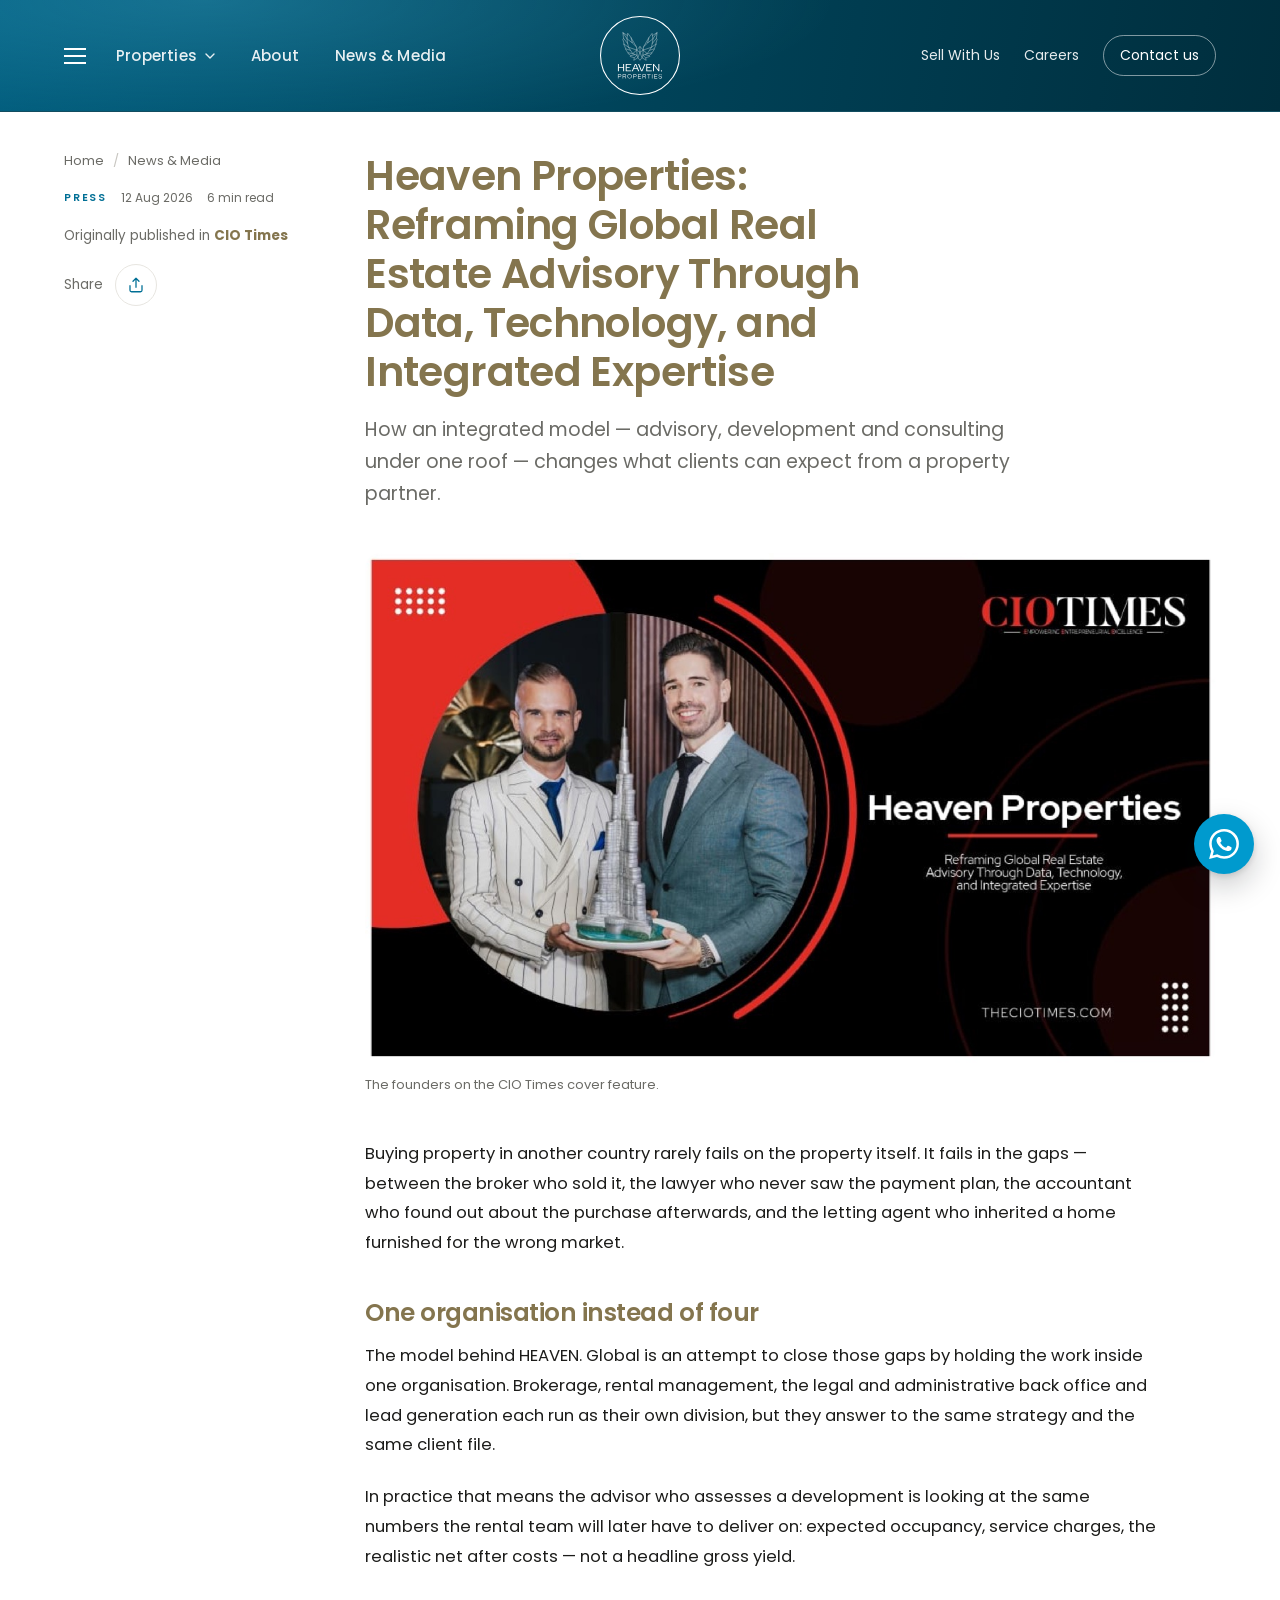
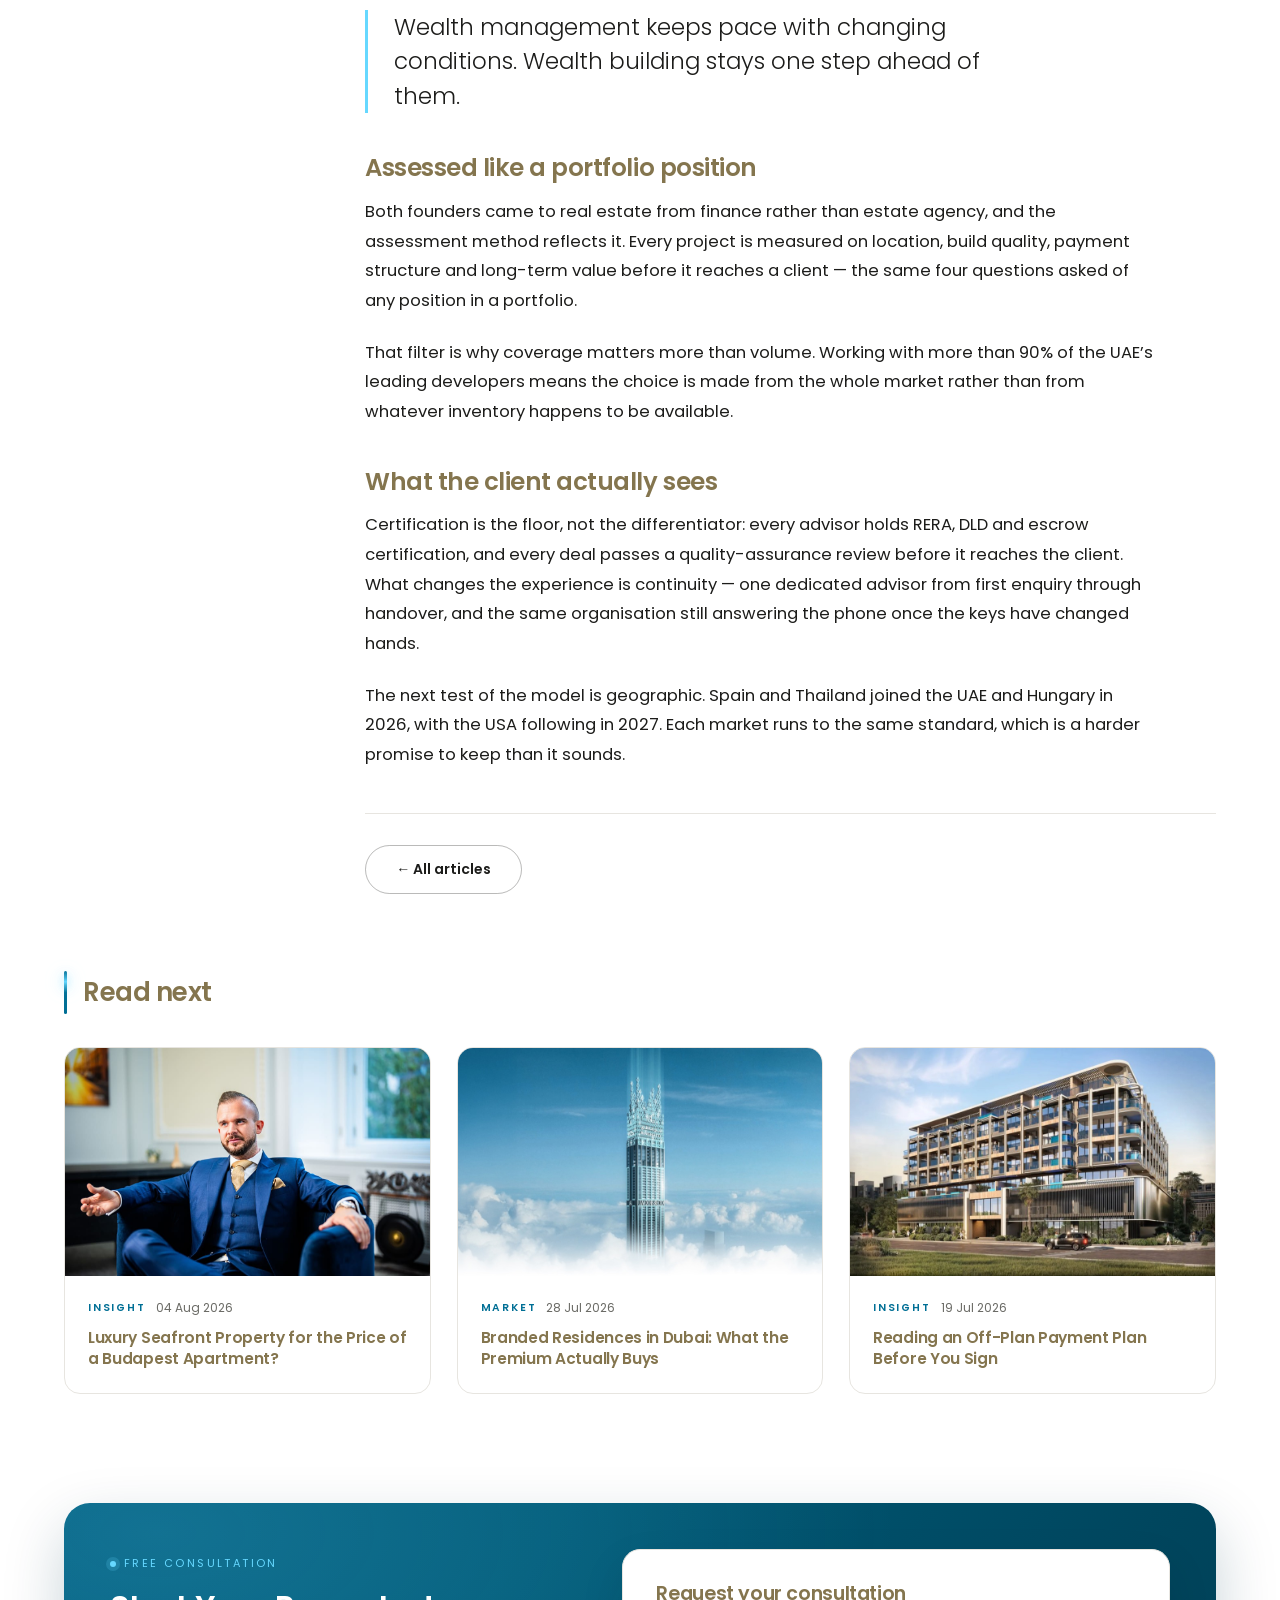
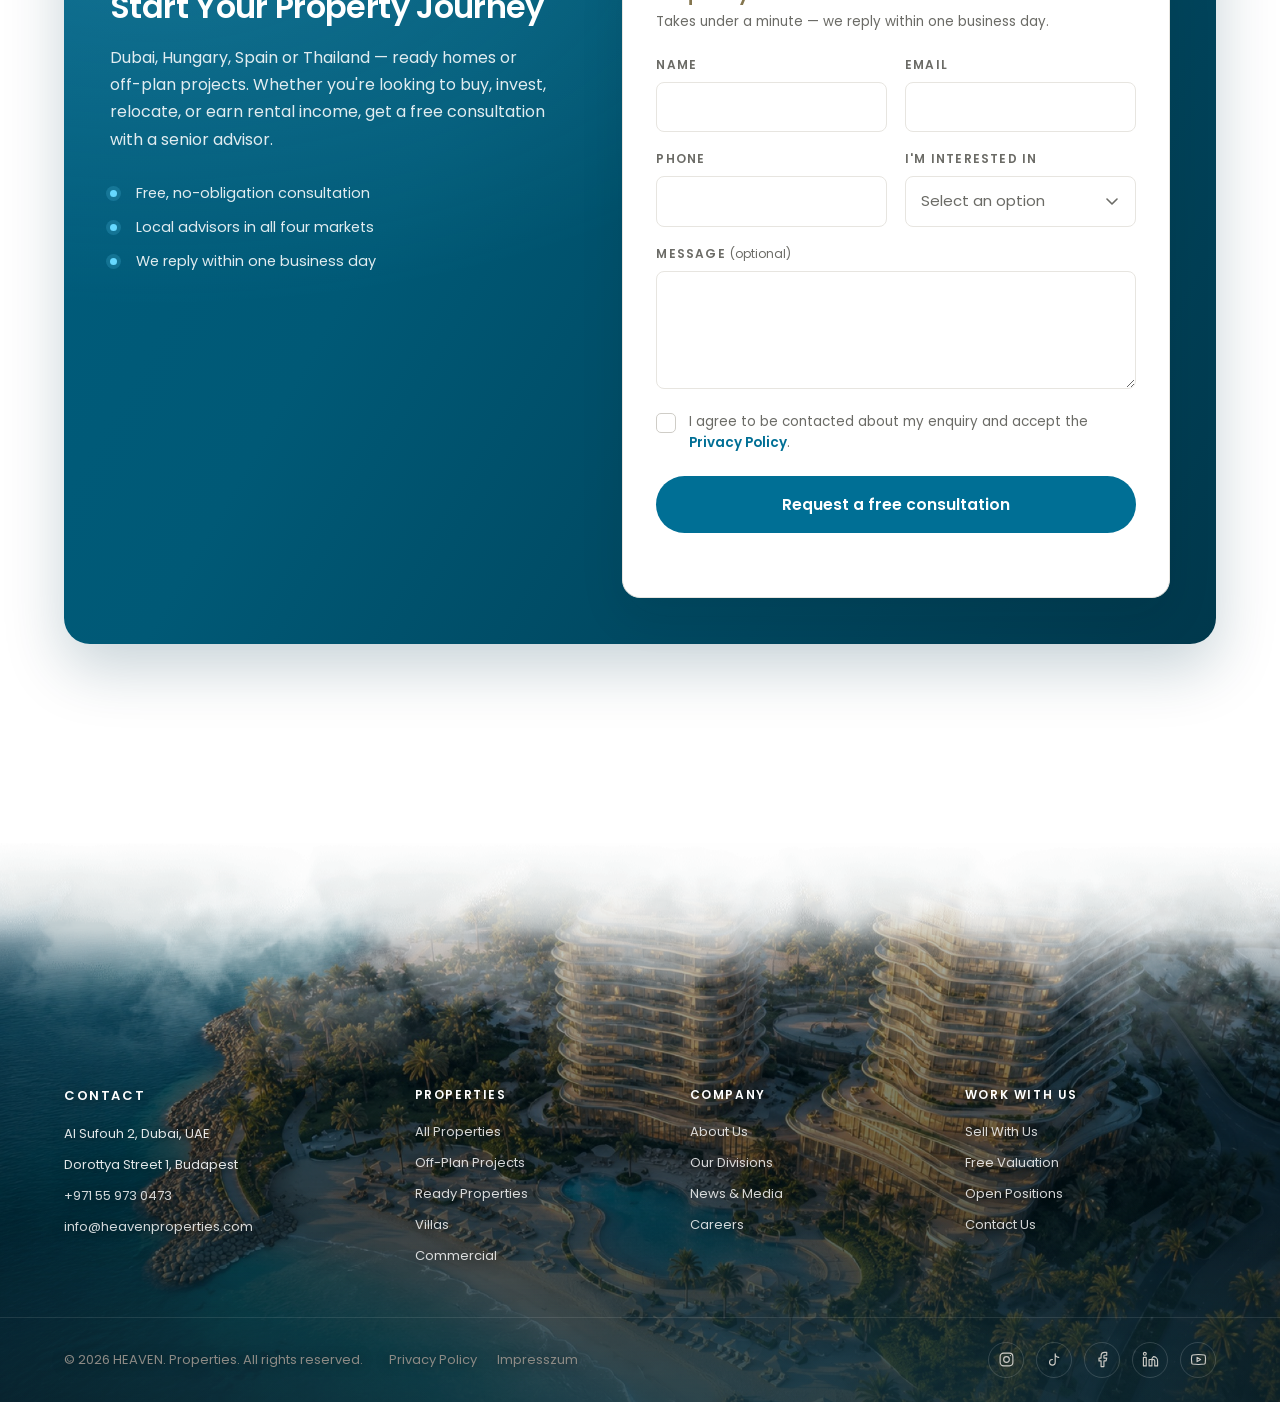
<file: article.html>
<!DOCTYPE html>
<html lang="en">
<head>
<meta charset="UTF-8">
<meta name="viewport" content="width=device-width, initial-scale=1.0">
<title>Reframing Global Real Estate Advisory &mdash; HEAVEN. Properties</title>
<meta name="description" content="How an integrated model — advisory, development and consulting under one roof — changes what clients can expect from a property partner.">
<link rel="preconnect" href="https://fonts.googleapis.com">
<link rel="preconnect" href="https://fonts.gstatic.com" crossorigin>
<link href="https://fonts.googleapis.com/css2?family=Poppins:wght@300;400;500;600;700&display=swap" rel="stylesheet">
<link rel="stylesheet" href="assets/styles.css?v=211">
</head>
<body>

<header class="site-header site-header--solid">
  <div class="header-overlay" id="headerOverlay">
    <div class="topbar">
      <div class="header-left">
        <button class="hamburger" id="hamburger" type="button" aria-label="Menu" aria-expanded="false" aria-controls="mobileMenu">
          <span></span><span></span><span></span>
        </button>
        <nav class="nav-left">
          <button class="nav-link" id="propertiesBtn" aria-expanded="false"
                  aria-controls="propertiesPanel" aria-haspopup="true">
            Properties
            <svg class="nav-chevron" width="10" height="6" viewBox="0 0 10 6" fill="none" aria-hidden="true">
              <path d="M1 1l4 4 4-4" stroke="currentColor" stroke-width="1.4" stroke-linecap="round" stroke-linejoin="round"/>
            </svg>
          </button>
          <a class="nav-link" href="/about.html">About</a>
          <a class="nav-link" href="#">News &amp; Media</a>
        </nav>
      </div>

      <a class="logo" href="index.html" aria-label="Heaven Properties – home">
        <img src="/images/logo.svg" alt="Heaven Properties">
      </a>

      <div class="nav-right">
        <a href="/sell.html">Sell With Us</a>
        <a href="/careers.html">Careers</a>
        <a href="/contact.html" class="btn-ghost">Contact us</a>
      </div>
    </div>

    <div class="mega-panel" id="propertiesPanel" role="region" aria-label="Properties">
      <div class="mega-inner">
        <div class="mega-intro">
          <h2>Properties</h2>
          <p>Curated luxury homes across four destinations &mdash; from beachfront towers to lakeside estates.</p>
          <a href="/properties.html" class="pill">View All</a>
        </div>
        <div class="mega-cards">
          <a href="/properties.html?location=uae" class="dest-card">
            <div class="dest-swatch swatch" style="background-image:url('/images/country-dubai.png')"></div>
            <div class="dest-region">United Arab Emirates</div>
            <div class="dest-name">Dubai</div>
            <div class="dest-meta">Waterfront &amp; skyline residences</div>
          </a>
          <a href="/properties.html?location=hungary" class="dest-card">
            <div class="dest-swatch swatch" style="background-image:url('/images/country-hungary.png')"></div>
            <div class="dest-region">Budapest &amp; Balaton</div>
            <div class="dest-name">Hungary</div>
            <div class="dest-meta">Historic city &amp; lakeside estates</div>
          </a>
          <a href="/properties.html?location=spain" class="dest-card">
            <div class="dest-swatch swatch" style="background-image:url('/images/country-spain.png')"></div>
            <div class="dest-region">Costa del Sol &amp; Balearics</div>
            <div class="dest-name">Spain</div>
            <div class="dest-meta">Mediterranean villas &amp; fincas</div>
          </a>
          <a href="/properties.html?location=thailand" class="dest-card">
            <div class="dest-swatch swatch" style="background-image:url('/images/country-thailand.png')"></div>
            <div class="dest-region">Phuket &amp; Koh Samui</div>
            <div class="dest-name">Thailand</div>
            <div class="dest-meta">Tropical beachfront retreats</div>
          </a>
        </div>
      </div>
    </div>
  </div>

  </header>

<div class="mm-backdrop" id="mmBackdrop" hidden></div>
<div class="mobile-menu" id="mobileMenu" role="dialog" aria-modal="true" aria-label="Menu" hidden>
  <div class="mm-top">
    <button class="mm-close" id="mmClose" type="button" aria-label="Close menu">
      <svg viewBox="0 0 24 24" fill="none" stroke="currentColor" stroke-width="1.7" stroke-linecap="round" aria-hidden="true" focusable="false"><path d="M6 6 18 18M18 6 6 18"/></svg>
    </button>
  </div>

  <a class="mm-cta" href="/contact.html">
    <svg viewBox="0 0 24 24" aria-hidden="true"><path d="M3 6h18v12H3z"/><path d="m3 7 9 6 9-6"/></svg>
    Talk to an advisor
  </a>

  <nav class="mm-nav" aria-label="Main">
    <p class="mm-group">Browse</p>
    <a class="mm-item" href="/properties.html">
      <svg viewBox="0 0 24 24" aria-hidden="true"><path d="M3 10.5 12 4l9 6.5V20a1 1 0 0 1-1 1H4a1 1 0 0 1-1-1z"/><path d="M9.5 21v-6h5v6"/></svg>
      All properties</a>
    <a class="mm-item" href="/properties.html?location=uae">
      <svg viewBox="0 0 24 24" aria-hidden="true"><path d="M12 21s6.5-5.6 6.5-10.2A6.5 6.5 0 0 0 5.5 10.8C5.5 15.4 12 21 12 21Z"/><circle cx="12" cy="10.6" r="2.4"/></svg>
      Dubai</a>
    <a class="mm-item" href="/properties.html?location=hungary">
      <svg viewBox="0 0 24 24" aria-hidden="true"><path d="M12 21s6.5-5.6 6.5-10.2A6.5 6.5 0 0 0 5.5 10.8C5.5 15.4 12 21 12 21Z"/><circle cx="12" cy="10.6" r="2.4"/></svg>
      Hungary</a>
    <a class="mm-item" href="/properties.html?location=spain">
      <svg viewBox="0 0 24 24" aria-hidden="true"><path d="M12 21s6.5-5.6 6.5-10.2A6.5 6.5 0 0 0 5.5 10.8C5.5 15.4 12 21 12 21Z"/><circle cx="12" cy="10.6" r="2.4"/></svg>
      Spain</a>
    <a class="mm-item" href="/properties.html?location=thailand">
      <svg viewBox="0 0 24 24" aria-hidden="true"><path d="M12 21s6.5-5.6 6.5-10.2A6.5 6.5 0 0 0 5.5 10.8C5.5 15.4 12 21 12 21Z"/><circle cx="12" cy="10.6" r="2.4"/></svg>
      Thailand</a>

    <p class="mm-group">Company</p>
    <a class="mm-item" href="/about.html">
      <svg viewBox="0 0 24 24" aria-hidden="true"><circle cx="12" cy="12" r="9"/><path d="M12 16v-5M12 8h.01"/></svg>
      About</a>
    <a class="mm-item" href="/news.html">
      <svg viewBox="0 0 24 24" aria-hidden="true"><path d="M4 5h13v14H5a1 1 0 0 1-1-1z"/><path d="M17 8h3v9a2 2 0 0 1-3 1.7"/><path d="M7 9h7M7 13h7"/></svg>
      News &amp; Media</a>

    <p class="mm-group">Work with us</p>
    <a class="mm-item" href="/sell.html">
      <svg viewBox="0 0 24 24" aria-hidden="true"><path d="M3 9.5 12 4l9 5.5V20H3z"/><path d="M9 20v-5h6v5"/></svg>
      Sell With Us</a>
    <a class="mm-item" href="/careers.html">
      <svg viewBox="0 0 24 24" aria-hidden="true"><circle cx="9" cy="8" r="3.2"/><path d="M3 20a6 6 0 0 1 12 0"/><path d="M17 11h4M19 9v4"/></svg>
      Careers</a>
  </nav>

  <div class="mm-foot">
    <a href="tel:+971559730473">+971 55 973 0473</a>
    <a href="mailto:info@heavenproperties.com">info@heavenproperties.com</a>
  </div>
</div>

<div class="nav-scrim" id="navScrim" aria-hidden="true"></div>

<main class="article">
  <div class="container article-grid">
    <aside class="article-rail">
      <nav class="crumbs" aria-label="Breadcrumb">
        <a href="/index.html">Home</a><span>/</span>
        <a href="/news.html">News &amp; Media</a>
      </nav>
      <div class="rail-meta">
        <span class="news-cat">Press</span>
        <span class="news-date">12 Aug 2026</span>
        <span class="article-read">6 min read</span>
      </div>
      <p class="article-source">Originally published in <strong>CIO Times</strong></p>
      <div class="article-share">
        <span>Share</span>
        <button class="share-btn" id="articleShare" type="button" aria-label="Share this article">
          <svg viewBox="0 0 24 24" aria-hidden="true"><path d="M12 15V3m0 0L8 7m4-4 4 4"/><path d="M4 13v6a2 2 0 0 0 2 2h12a2 2 0 0 0 2-2v-6"/></svg>
        </button>
      </div>
    </aside>

    <div class="article-main">
      <h1>Heaven Properties: Reframing Global Real Estate Advisory Through Data, Technology, and Integrated Expertise</h1>
      <p class="article-lead">How an integrated model &mdash; advisory, development and consulting under one roof &mdash; changes what clients can expect from a property partner.</p>

      <figure class="article-figure">
    <img src="/images/news-1.jpg" alt="Heaven Properties featured in CIO Times" loading="eager">
    <figcaption>The founders on the CIO Times cover feature.</figcaption>
  </figure>

      <div class="article-body">
    <p>Buying property in another country rarely fails on the property itself. It fails in the gaps &mdash; between the broker who sold it, the lawyer who never saw the payment plan, the accountant who found out about the purchase afterwards, and the letting agent who inherited a home furnished for the wrong market.</p>

    <h2>One organisation instead of four</h2>
    <p>The model behind HEAVEN. Global is an attempt to close those gaps by holding the work inside one organisation. Brokerage, rental management, the legal and administrative back office and lead generation each run as their own division, but they answer to the same strategy and the same client file.</p>
    <p>In practice that means the advisor who assesses a development is looking at the same numbers the rental team will later have to deliver on: expected occupancy, service charges, the realistic net after costs &mdash; not a headline gross yield.</p>

    <blockquote class="article-quote">
      <p>Wealth management keeps pace with changing conditions. Wealth building stays one step ahead of them.</p>
    </blockquote>

    <h2>Assessed like a portfolio position</h2>
    <p>Both founders came to real estate from finance rather than estate agency, and the assessment method reflects it. Every project is measured on location, build quality, payment structure and long-term value before it reaches a client &mdash; the same four questions asked of any position in a portfolio.</p>
    <p>That filter is why coverage matters more than volume. Working with more than 90% of the UAE&rsquo;s leading developers means the choice is made from the whole market rather than from whatever inventory happens to be available.</p>

    <h2>What the client actually sees</h2>
    <p>Certification is the floor, not the differentiator: every advisor holds RERA, DLD and escrow certification, and every deal passes a quality-assurance review before it reaches the client. What changes the experience is continuity &mdash; one dedicated advisor from first enquiry through handover, and the same organisation still answering the phone once the keys have changed hands.</p>
    <p>The next test of the model is geographic. Spain and Thailand joined the UAE and Hungary in 2026, with the USA following in 2027. Each market runs to the same standard, which is a harder promise to keep than it sounds.</p>
  </div>

      <div class="article-foot">
        <a class="btn-outline" href="/news.html">&larr; All articles</a>
      </div>
    </div>
  </div>

  <section class="container news-list article-related">
    <div class="section-head"><h2 class="section-title">Read next</h2></div>
    <div class="news-grid">
      <a href="/article.html" class="news-card">
        <div class="news-thumb swatch" style="background-image:url('/images/blog-dubai-investment.jpg')"></div>
        <div class="news-body">
          <div class="news-meta"><span class="news-cat">Insight</span><span class="news-date">04 Aug 2026</span></div>
          <h3>Luxury Seafront Property for the Price of a Budapest Apartment?</h3>
        </div>
      </a>
      <a href="/article.html" class="news-card">
        <div class="news-thumb swatch" style="background-image:url('/images/blog-branded-residences.jpg')"></div>
        <div class="news-body">
          <div class="news-meta"><span class="news-cat">Market</span><span class="news-date">28 Jul 2026</span></div>
          <h3>Branded Residences in Dubai: What the Premium Actually Buys</h3>
        </div>
      </a>
      <a href="/article.html" class="news-card">
        <div class="news-thumb swatch" style="background-image:url('/images/blog-off-plan-launch.jpg')"></div>
        <div class="news-body">
          <div class="news-meta"><span class="news-cat">Insight</span><span class="news-date">19 Jul 2026</span></div>
          <h3>Reading an Off-Plan Payment Plan Before You Sign</h3>
        </div>
      </a>
    </div>
  </section>

<section class="container contact" id="contact">
  <div class="contact-panel">
  <div class="contact-grid">
    <div class="contact-intro">
      <span class="contact-eyebrow">Free consultation</span>
      <h2>Start Your Property Journey</h2>
      <p>Dubai, Hungary, Spain or Thailand &mdash; ready homes or off-plan projects. Whether you're looking to buy, invest, relocate, or earn rental income, get a free consultation with a senior advisor.</p>
      <ul class="contact-points">
        <li>Free, no-obligation consultation</li>
        <li>Local advisors in all four markets</li>
        <li>We reply within one business day</li>
      </ul>
    </div>

    <form class="contact-form" id="contactForm" novalidate>
      <div class="contact-form-head">
        <h3>Request your consultation</h3>
        <p>Takes under a minute &mdash; we reply within one business day.</p>
      </div>
      <div class="field-row">
        <label class="field">
          <span>Name</span>
          <input type="text" name="name" autocomplete="name" required>
        </label>
        <label class="field">
          <span>Email</span>
          <input type="email" name="email" autocomplete="email" required>
        </label>
      </div>
      <div class="field-row">
        <label class="field">
          <span>Phone</span>
          <input type="tel" name="phone" autocomplete="tel">
        </label>
            <label class="field">
          <span>I'm interested in</span>
          <select name="interest" required>
            <option value="" disabled selected>Select an option</option>
            <option>Buying Property</option>
            <option>Investment Opportunities</option>
            <option>Visa &amp; Relocation</option>
            <option>Rental Management</option>
            <option>Other</option>
          </select>
        </label>
      </div>
      <label class="field">
        <span>Message <em>(optional)</em></span>
        <textarea name="message" rows="4"></textarea>
      </label>
      <label class="checkfield">
        <input type="checkbox" name="consent" required>
        <span class="checkbox-box" aria-hidden="true"></span>
        <span class="checkfield-text">I agree to be contacted about my enquiry and accept the <a href="/privacy.html" target="_blank" rel="noopener">Privacy Policy</a>.</span>
      </label>
      <button type="submit" class="btn-solid">Request a free consultation</button>
      <p class="form-note" id="formNote" role="status"></p>
    </form>
  </div>
  </div>
</section>
</main>

<footer class="site-footer">
  <div class="cloud-band cloud-band--top" aria-hidden="true">
    <div class="cloud-drift">
      <span class="cloud-layer back"></span>
      <span class="cloud-layer front"></span>
    </div>
    <div class="cloud-solid"></div>
  </div>

  <svg class="icon-sprite" aria-hidden="true" focusable="false">
    <symbol id="ic-instagram" viewBox="0 0 24 24">
      <rect x="3" y="3" width="18" height="18" rx="5"/>
      <circle cx="12" cy="12" r="4"/>
      <path d="M17.5 6.5h.01"/>
    </symbol>
    <symbol id="ic-tiktok" viewBox="0 0 24 24">
      <path d="M9 12a4 4 0 1 0 4 4V4a5 5 0 0 0 5 5"/>
    </symbol>
    <symbol id="ic-facebook" viewBox="0 0 24 24">
      <path d="M18 2h-3a5 5 0 0 0-5 5v3H7v4h3v8h4v-8h3l1-4h-4V7a1 1 0 0 1 1-1h3z"/>
    </symbol>
    <symbol id="ic-linkedin" viewBox="0 0 24 24">
      <path d="M16 8a6 6 0 0 1 6 6v7h-4v-7a2 2 0 0 0-4 0v7h-4v-9h4v1.5A6 6 0 0 1 16 8z"/>
      <rect x="2" y="9" width="4" height="12"/>
      <circle cx="4" cy="4" r="2"/>
    </symbol>
    <symbol id="ic-youtube" viewBox="0 0 24 24">
      <path d="M2.5 17a24.1 24.1 0 0 1 0-10 2 2 0 0 1 1.4-1.4 49.6 49.6 0 0 1 16.2 0A2 2 0 0 1 21.5 7a24.1 24.1 0 0 1 0 10 2 2 0 0 1-1.4 1.4 49.6 49.6 0 0 1-16.2 0A2 2 0 0 1 2.5 17"/>
      <path d="m10 15 5-3-5-3z"/>
    </symbol>
  </svg>

  <div class="container footer-grid">
    <div>
      <h5><a href="/contact.html">Contact</a></h5>
      <address class="footer-contact">
        <span>Al Sufouh 2, Dubai, UAE</span>
        <span>Dorottya Street 1, Budapest</span>
        <a href="tel:+971559730473">+971 55 973 0473</a>
        <a href="mailto:info@heavenproperties.com">info@heavenproperties.com</a>
      </address>
    </div>
    <div>
      <h5>Properties</h5>
      <a href="/properties.html">All Properties</a>
      <a href="/properties.html?status=off-plan">Off-Plan Projects</a>
      <a href="/properties.html?status=ready">Ready Properties</a>
      <a href="/properties.html?type=villa">Villas</a>
      <a href="/properties.html?type=commercial">Commercial</a>
    </div>
    <div>
      <h5>Company</h5>
      <a href="/about.html">About Us</a>
      <a href="/about.html#divisions">Our Divisions</a>
      <a href="/news.html">News &amp; Media</a>
      <a href="/careers.html">Careers</a>
    </div>
    <div>
      <h5>Work With Us</h5>
      <a href="/sell.html">Sell With Us</a>
      <a href="/sell.html#valuation">Free Valuation</a>
      <a href="/careers.html#positions">Open Positions</a>
      <a href="/contact.html">Contact Us</a>
    </div>
  </div>

  <div class="container footer-bottom">
    <div class="footer-legal">
      <span>&copy; 2026 HEAVEN. Properties. All rights reserved.</span>
      <nav class="footer-legal-links" aria-label="Legal">
        <a href="/privacy.html">Privacy Policy</a>
        <a href="/impresszum.html">Impresszum</a>
      </nav>
    </div>
    <div class="social-row">
      <a href="https://www.instagram.com/theheavenglobal/" target="_blank" rel="noopener" aria-label="Instagram"><svg aria-hidden="true" focusable="false"><use href="#ic-instagram"></use></svg></a>
      <a href="https://www.tiktok.com/@theheavenglobal" target="_blank" rel="noopener" aria-label="TikTok"><svg aria-hidden="true" focusable="false"><use href="#ic-tiktok"></use></svg></a>
      <a href="https://www.facebook.com/profile.php?id=61555367683600" target="_blank" rel="noopener" aria-label="Facebook"><svg aria-hidden="true" focusable="false"><use href="#ic-facebook"></use></svg></a>
      <a href="https://www.linkedin.com/company/101492278" target="_blank" rel="noopener" aria-label="LinkedIn"><svg aria-hidden="true" focusable="false"><use href="#ic-linkedin"></use></svg></a>
      <a href="https://www.youtube.com/@theheavenglobal" target="_blank" rel="noopener" aria-label="YouTube"><svg aria-hidden="true" focusable="false"><use href="#ic-youtube"></use></svg></a>
    </div>
  </div>
</footer>

<!-- WhatsApp widget: saját gomb + kártya, külső szkript nélkül -->
<div class="wa-widget" id="waWidget">
  <div class="wa-card" id="waCard" role="dialog" aria-labelledby="waTitle" hidden>
    <div class="wa-card-head">
      <span class="wa-avatar"><img src="/images/logo.svg" alt=""></span>
      <div class="wa-card-title">
        <strong id="waTitle">HEAVEN. Properties</strong>
        <span>Replies within 24 hours</span>
      </div>
      <button class="wa-close" id="waClose" type="button" aria-label="Close chat">
        <svg viewBox="0 0 24 24" aria-hidden="true" focusable="false"><path d="M6 6 18 18M18 6 6 18"/></svg>
      </button>
    </div>
    <div class="wa-card-body">
      <p class="wa-bubble">Hi there! &#128075;<br>Looking for your piece of HEAVEN.? Send us a message on WhatsApp and a dedicated advisor will get back to you.</p>
    </div>
    <div class="wa-card-foot">
      <a class="wa-start" href="https://wa.me/971559730473?text=Hi%20HEAVEN.%20Properties%2C%20I%E2%80%99d%20like%20to%20know%20more." target="_blank" rel="noopener">
        <svg viewBox="0 0 24 24" aria-hidden="true" focusable="false"><path d="M17.472 14.382c-.297-.149-1.758-.867-2.03-.967-.273-.099-.471-.148-.67.15-.197.297-.767.966-.94 1.164-.173.199-.347.223-.644.075-.297-.15-1.255-.463-2.39-1.475-.883-.788-1.48-1.761-1.653-2.059-.173-.297-.018-.458.13-.606.134-.133.298-.347.446-.52.149-.174.198-.298.298-.497.099-.198.05-.371-.025-.52-.075-.149-.669-1.612-.916-2.207-.242-.579-.487-.5-.669-.51-.173-.008-.371-.01-.57-.01-.198 0-.52.074-.792.372-.272.297-1.04 1.016-1.04 2.479 0 1.462 1.065 2.875 1.213 3.074.149.198 2.096 3.2 5.077 4.487.709.306 1.262.489 1.694.625.712.227 1.36.195 1.871.118.571-.085 1.758-.719 2.006-1.413.248-.694.248-1.289.173-1.413-.074-.124-.272-.198-.57-.347m-5.421 7.403h-.004a9.87 9.87 0 0 1-5.031-1.378l-.361-.214-3.741.982.998-3.648-.235-.374a9.86 9.86 0 0 1-1.51-5.26c.001-5.45 4.436-9.884 9.888-9.884 2.64 0 5.122 1.03 6.988 2.898a9.825 9.825 0 0 1 2.893 6.994c-.003 5.45-4.437 9.884-9.885 9.884m8.413-18.297A11.815 11.815 0 0 0 12.05 0C5.495 0 .16 5.335.157 11.892c0 2.096.547 4.142 1.588 5.945L.057 24l6.305-1.654a11.882 11.882 0 0 0 5.683 1.448h.005c6.554 0 11.89-5.335 11.893-11.893a11.821 11.821 0 0 0-3.48-8.413Z"/></svg>
        Start chat
      </a>
    </div>
  </div>
  <button class="wa-fab" id="waFab" type="button" aria-expanded="false" aria-controls="waCard" aria-label="Chat with us on WhatsApp">
    <svg class="wa-fab-icon" viewBox="0 0 24 24" aria-hidden="true" focusable="false"><path d="M17.472 14.382c-.297-.149-1.758-.867-2.03-.967-.273-.099-.471-.148-.67.15-.197.297-.767.966-.94 1.164-.173.199-.347.223-.644.075-.297-.15-1.255-.463-2.39-1.475-.883-.788-1.48-1.761-1.653-2.059-.173-.297-.018-.458.13-.606.134-.133.298-.347.446-.52.149-.174.198-.298.298-.497.099-.198.05-.371-.025-.52-.075-.149-.669-1.612-.916-2.207-.242-.579-.487-.5-.669-.51-.173-.008-.371-.01-.57-.01-.198 0-.52.074-.792.372-.272.297-1.04 1.016-1.04 2.479 0 1.462 1.065 2.875 1.213 3.074.149.198 2.096 3.2 5.077 4.487.709.306 1.262.489 1.694.625.712.227 1.36.195 1.871.118.571-.085 1.758-.719 2.006-1.413.248-.694.248-1.289.173-1.413-.074-.124-.272-.198-.57-.347m-5.421 7.403h-.004a9.87 9.87 0 0 1-5.031-1.378l-.361-.214-3.741.982.998-3.648-.235-.374a9.86 9.86 0 0 1-1.51-5.26c.001-5.45 4.436-9.884 9.888-9.884 2.64 0 5.122 1.03 6.988 2.898a9.825 9.825 0 0 1 2.893 6.994c-.003 5.45-4.437 9.884-9.885 9.884m8.413-18.297A11.815 11.815 0 0 0 12.05 0C5.495 0 .16 5.335.157 11.892c0 2.096.547 4.142 1.588 5.945L.057 24l6.305-1.654a11.882 11.882 0 0 0 5.683 1.448h.005c6.554 0 11.89-5.335 11.893-11.893a11.821 11.821 0 0 0-3.48-8.413Z"/></svg>
    <svg class="wa-fab-close" viewBox="0 0 24 24" aria-hidden="true" focusable="false"><path d="M6 6 18 18M18 6 6 18"/></svg>
  </button>
</div>

<script src="assets/app.js?v=203" defer></script>
<script src="assets/article.js?v=194" defer></script>
</body>
</html>
</file>
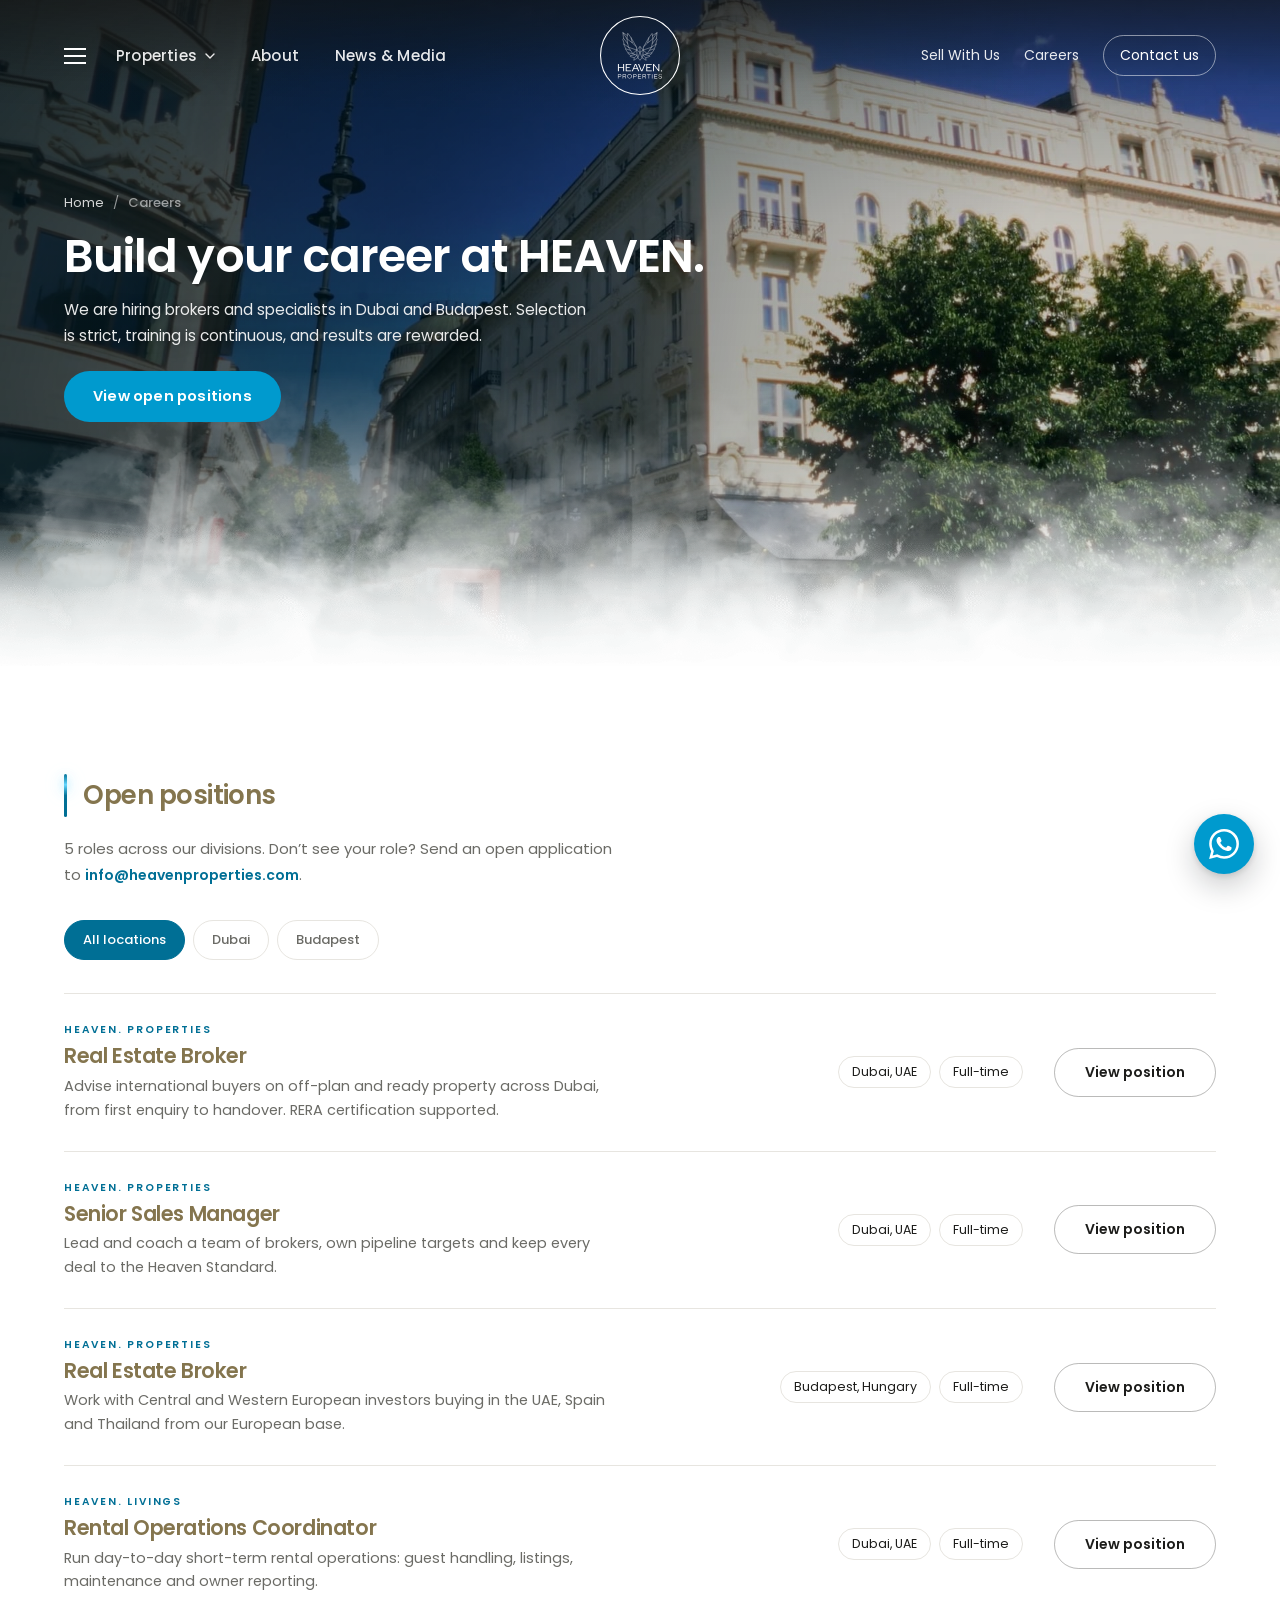
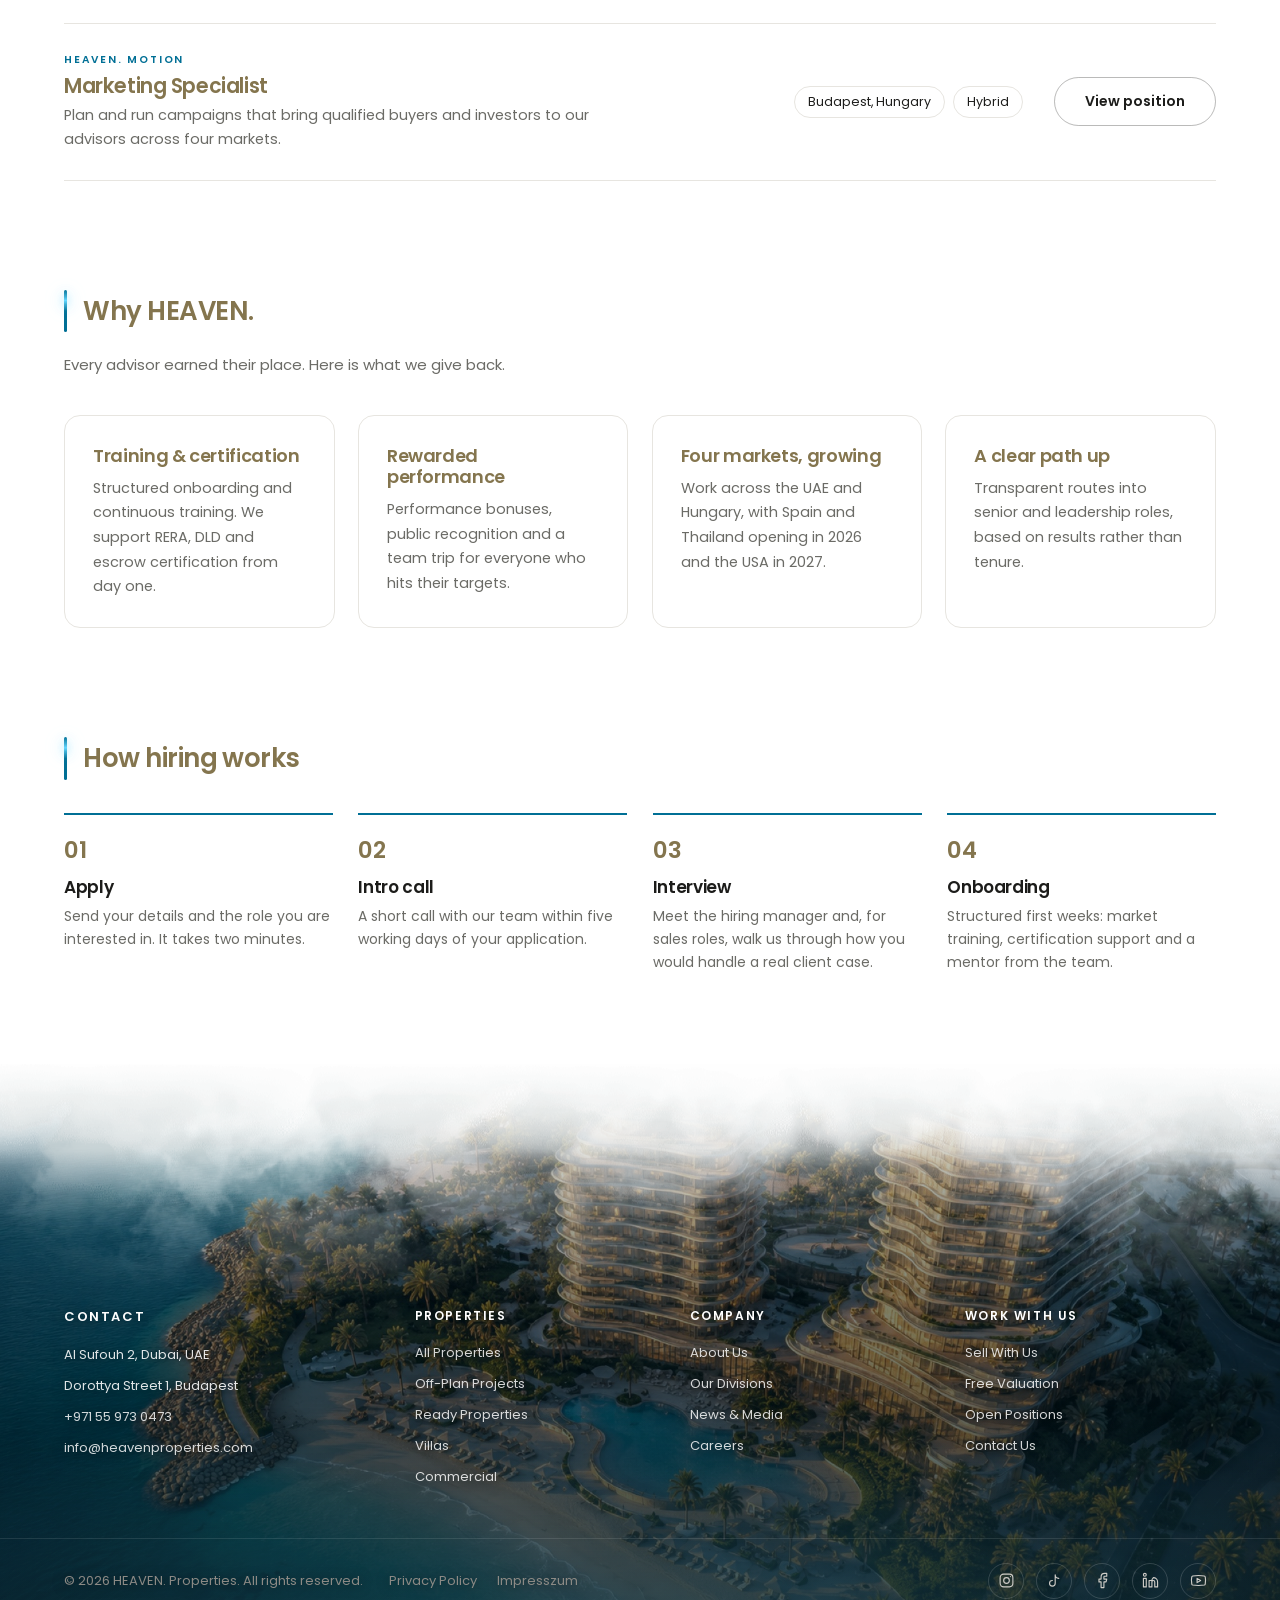
<file: careers.html>
<!DOCTYPE html>
<html lang="en">
<head>
<meta charset="UTF-8">
<meta name="viewport" content="width=device-width, initial-scale=1.0">
<title>Careers &mdash; HEAVEN. Properties</title>
<meta name="description" content="Join HEAVEN. Properties. Open positions for real estate brokers and specialists in Dubai and Budapest &mdash; training, certification and performance-based rewards.">
<link rel="preconnect" href="https://fonts.googleapis.com">
<link rel="preconnect" href="https://fonts.gstatic.com" crossorigin>
<link href="https://fonts.googleapis.com/css2?family=Poppins:wght@300;400;500;600;700&display=swap" rel="stylesheet">
<!-- a Vimeo lejátszó és videószegmensek szervereihez előre kapcsolódunk -->
<link rel="preconnect" href="https://player.vimeo.com">
<link rel="preconnect" href="https://i.vimeocdn.com">
<link rel="preconnect" href="https://f.vimeocdn.com">
<link rel="preconnect" href="https://vod-adaptive-ak.vimeocdn.com" crossorigin>
<link rel="stylesheet" href="assets/styles.css?v=211">
</head>
<body>

<header class="site-header">
  <div class="header-overlay" id="headerOverlay">
    <div class="topbar">
      <div class="header-left">
        <button class="hamburger" id="hamburger" type="button" aria-label="Menu" aria-expanded="false" aria-controls="mobileMenu">
          <span></span><span></span><span></span>
        </button>
        <nav class="nav-left">
          <button class="nav-link" id="propertiesBtn" aria-expanded="false"
                  aria-controls="propertiesPanel" aria-haspopup="true">
            Properties
            <svg class="nav-chevron" width="10" height="6" viewBox="0 0 10 6" fill="none" aria-hidden="true">
              <path d="M1 1l4 4 4-4" stroke="currentColor" stroke-width="1.4" stroke-linecap="round" stroke-linejoin="round"/>
            </svg>
          </button>
          <a class="nav-link" href="/about.html">About</a>
          <a class="nav-link" href="/news.html">News &amp; Media</a>
        </nav>
      </div>

      <a class="logo" href="index.html" aria-label="Heaven Properties – home">
        <img src="/images/logo.svg" alt="Heaven Properties">
      </a>

      <div class="nav-right">
        <a href="/sell.html">Sell With Us</a>
        <a href="/careers.html">Careers</a>
        <a href="/contact.html" class="btn-ghost">Contact us</a>
      </div>
    </div>

    <div class="mega-panel" id="propertiesPanel" role="region" aria-label="Properties">
      <div class="mega-inner">
        <div class="mega-intro">
          <h2>Properties</h2>
          <p>Curated luxury homes across four destinations &mdash; from beachfront towers to lakeside estates.</p>
          <a href="/properties.html" class="pill">View All</a>
        </div>
        <div class="mega-cards">
          <a href="/properties.html?location=uae" class="dest-card">
            <div class="dest-swatch swatch" style="background-image:url('/images/country-dubai.png')"></div>
            <div class="dest-region">United Arab Emirates</div>
            <div class="dest-name">Dubai</div>
            <div class="dest-meta">Waterfront &amp; skyline residences</div>
          </a>
          <a href="/properties.html?location=hungary" class="dest-card">
            <div class="dest-swatch swatch" style="background-image:url('/images/country-hungary.png')"></div>
            <div class="dest-region">Budapest &amp; Balaton</div>
            <div class="dest-name">Hungary</div>
            <div class="dest-meta">Historic city &amp; lakeside estates</div>
          </a>
          <a href="/properties.html?location=spain" class="dest-card">
            <div class="dest-swatch swatch" style="background-image:url('/images/country-spain.png')"></div>
            <div class="dest-region">Costa del Sol &amp; Balearics</div>
            <div class="dest-name">Spain</div>
            <div class="dest-meta">Mediterranean villas &amp; fincas</div>
          </a>
          <a href="/properties.html?location=thailand" class="dest-card">
            <div class="dest-swatch swatch" style="background-image:url('/images/country-thailand.png')"></div>
            <div class="dest-region">Phuket &amp; Koh Samui</div>
            <div class="dest-name">Thailand</div>
            <div class="dest-meta">Tropical beachfront retreats</div>
          </a>
        </div>
      </div>
    </div>
  </div>

  </header>

<div class="mm-backdrop" id="mmBackdrop" hidden></div>
<div class="mobile-menu" id="mobileMenu" role="dialog" aria-modal="true" aria-label="Menu" hidden>
  <div class="mm-top">
    <button class="mm-close" id="mmClose" type="button" aria-label="Close menu">
      <svg viewBox="0 0 24 24" fill="none" stroke="currentColor" stroke-width="1.7" stroke-linecap="round" aria-hidden="true" focusable="false"><path d="M6 6 18 18M18 6 6 18"/></svg>
    </button>
  </div>

  <a class="mm-cta" href="/contact.html">
    <svg viewBox="0 0 24 24" aria-hidden="true"><path d="M3 6h18v12H3z"/><path d="m3 7 9 6 9-6"/></svg>
    Talk to an advisor
  </a>

  <nav class="mm-nav" aria-label="Main">
    <p class="mm-group">Browse</p>
    <a class="mm-item" href="/properties.html">
      <svg viewBox="0 0 24 24" aria-hidden="true"><path d="M3 10.5 12 4l9 6.5V20a1 1 0 0 1-1 1H4a1 1 0 0 1-1-1z"/><path d="M9.5 21v-6h5v6"/></svg>
      All properties</a>
    <a class="mm-item" href="/properties.html?location=uae">
      <svg viewBox="0 0 24 24" aria-hidden="true"><path d="M12 21s6.5-5.6 6.5-10.2A6.5 6.5 0 0 0 5.5 10.8C5.5 15.4 12 21 12 21Z"/><circle cx="12" cy="10.6" r="2.4"/></svg>
      Dubai</a>
    <a class="mm-item" href="/properties.html?location=hungary">
      <svg viewBox="0 0 24 24" aria-hidden="true"><path d="M12 21s6.5-5.6 6.5-10.2A6.5 6.5 0 0 0 5.5 10.8C5.5 15.4 12 21 12 21Z"/><circle cx="12" cy="10.6" r="2.4"/></svg>
      Hungary</a>
    <a class="mm-item" href="/properties.html?location=spain">
      <svg viewBox="0 0 24 24" aria-hidden="true"><path d="M12 21s6.5-5.6 6.5-10.2A6.5 6.5 0 0 0 5.5 10.8C5.5 15.4 12 21 12 21Z"/><circle cx="12" cy="10.6" r="2.4"/></svg>
      Spain</a>
    <a class="mm-item" href="/properties.html?location=thailand">
      <svg viewBox="0 0 24 24" aria-hidden="true"><path d="M12 21s6.5-5.6 6.5-10.2A6.5 6.5 0 0 0 5.5 10.8C5.5 15.4 12 21 12 21Z"/><circle cx="12" cy="10.6" r="2.4"/></svg>
      Thailand</a>

    <p class="mm-group">Company</p>
    <a class="mm-item" href="/about.html">
      <svg viewBox="0 0 24 24" aria-hidden="true"><circle cx="12" cy="12" r="9"/><path d="M12 16v-5M12 8h.01"/></svg>
      About</a>
    <a class="mm-item" href="/news.html">
      <svg viewBox="0 0 24 24" aria-hidden="true"><path d="M4 5h13v14H5a1 1 0 0 1-1-1z"/><path d="M17 8h3v9a2 2 0 0 1-3 1.7"/><path d="M7 9h7M7 13h7"/></svg>
      News &amp; Media</a>

    <p class="mm-group">Work with us</p>
    <a class="mm-item" href="/sell.html">
      <svg viewBox="0 0 24 24" aria-hidden="true"><path d="M3 9.5 12 4l9 5.5V20H3z"/><path d="M9 20v-5h6v5"/></svg>
      Sell With Us</a>
    <a class="mm-item" href="/careers.html">
      <svg viewBox="0 0 24 24" aria-hidden="true"><circle cx="9" cy="8" r="3.2"/><path d="M3 20a6 6 0 0 1 12 0"/><path d="M17 11h4M19 9v4"/></svg>
      Careers</a>
  </nav>

  <div class="mm-foot">
    <a href="tel:+971559730473">+971 55 973 0473</a>
    <a href="mailto:info@heavenproperties.com">info@heavenproperties.com</a>
  </div>
</div>

<div class="nav-scrim" id="navScrim" aria-hidden="true"></div>

<main class="about careers">
  <section class="page-hero page-hero--careers">
    <div class="page-hero-bg" aria-hidden="true"></div>
    <!-- Háttérvideó (Vimeo, background mód: némán, ismétlődve, vezérlők
         nélkül). A mögötte lévő .page-hero-bg fotó a tartalék, amíg a videó
         betöltődik, vagy ha nem tud lejátszani. dnt=1: Vimeo ne kövessen. -->
    <div class="hero-video" aria-hidden="true">
      <iframe src="https://player.vimeo.com/video/1154762607?background=1&amp;autoplay=1&amp;muted=1&amp;loop=1&amp;autopause=0&amp;badge=0&amp;dnt=1&amp;app_id=58479"
              title="Heaven Properties Office Budapest" tabindex="-1"
              allow="autoplay; fullscreen; picture-in-picture"
              referrerpolicy="strict-origin-when-cross-origin"
              loading="eager"></iframe>
    </div>
    <div class="hero-video-scrim" aria-hidden="true"></div>
    <div class="container page-hero-inner">
      <nav class="crumbs" aria-label="Breadcrumb">
        <a href="/index.html">Home</a><span>/</span>
        <span class="crumb-current">Careers</span>
      </nav>
      <h1>Build your career at HEAVEN.</h1>
      <p class="page-hero-lead">We are hiring brokers and specialists in Dubai and Budapest. Selection is strict, training is continuous, and results are rewarded.</p>
      <div class="hero-cta careers-hero-cta">
        <a class="hero-btn hero-btn--primary" href="#positions">View open positions</a>
      </div>
    </div>
    <div class="hero-cloud-drift" aria-hidden="true">
      <span class="cloud-layer back"></span>
      <span class="cloud-layer mid"></span>
      <span class="cloud-layer front"></span>
    </div>
    <div class="hero-clouds" aria-hidden="true"></div>
  </section>

  <section class="container careers-positions" id="positions">
    <div class="section-head"><h2 class="section-title">Open positions</h2></div>
    <p class="section-lead">5 roles across our divisions. Don&rsquo;t see your role? Send an open application to <a class="link-teal" href="mailto:info@heavenproperties.com?subject=Open%20application">info@heavenproperties.com</a>.</p>
    <div class="news-filters" id="jobFilters" role="group" aria-label="Filter by location">
      <button class="news-filter" type="button" data-loc="all" aria-pressed="true">All locations</button>
      <button class="news-filter" type="button" data-loc="dubai" aria-pressed="false">Dubai</button>
      <button class="news-filter" type="button" data-loc="budapest" aria-pressed="false">Budapest</button>
    </div>
    <div class="job-list" id="jobList">
      <article class="job" data-loc="dubai">
        <div class="job-main">
          <span class="job-div">HEAVEN. Properties</span>
          <h3><a href="/job.html?id=broker-dubai">Real Estate Broker</a></h3>
          <p>Advise international buyers on off-plan and ready property across Dubai, from first enquiry to handover. RERA certification supported.</p>
        </div>
        <ul class="job-tags">
          <li>Dubai, UAE</li>
          <li>Full-time</li>
        </ul>
        <a class="btn-outline job-apply" href="/job.html?id=broker-dubai">View position</a>
      </article>
      <article class="job" data-loc="dubai">
        <div class="job-main">
          <span class="job-div">HEAVEN. Properties</span>
          <h3><a href="/job.html?id=sales-manager-dubai">Senior Sales Manager</a></h3>
          <p>Lead and coach a team of brokers, own pipeline targets and keep every deal to the Heaven Standard.</p>
        </div>
        <ul class="job-tags">
          <li>Dubai, UAE</li>
          <li>Full-time</li>
        </ul>
        <a class="btn-outline job-apply" href="/job.html?id=sales-manager-dubai">View position</a>
      </article>
      <article class="job" data-loc="budapest">
        <div class="job-main">
          <span class="job-div">HEAVEN. Properties</span>
          <h3><a href="/job.html?id=broker-budapest">Real Estate Broker</a></h3>
          <p>Work with Central and Western European investors buying in the UAE, Spain and Thailand from our European base.</p>
        </div>
        <ul class="job-tags">
          <li>Budapest, Hungary</li>
          <li>Full-time</li>
        </ul>
        <a class="btn-outline job-apply" href="/job.html?id=broker-budapest">View position</a>
      </article>
      <article class="job" data-loc="dubai">
        <div class="job-main">
          <span class="job-div">HEAVEN. Livings</span>
          <h3><a href="/job.html?id=rental-ops-dubai">Rental Operations Coordinator</a></h3>
          <p>Run day-to-day short-term rental operations: guest handling, listings, maintenance and owner reporting.</p>
        </div>
        <ul class="job-tags">
          <li>Dubai, UAE</li>
          <li>Full-time</li>
        </ul>
        <a class="btn-outline job-apply" href="/job.html?id=rental-ops-dubai">View position</a>
      </article>
      <article class="job" data-loc="budapest">
        <div class="job-main">
          <span class="job-div">HEAVEN. Motion</span>
          <h3><a href="/job.html?id=marketing-budapest">Marketing Specialist</a></h3>
          <p>Plan and run campaigns that bring qualified buyers and investors to our advisors across four markets.</p>
        </div>
        <ul class="job-tags">
          <li>Budapest, Hungary</li>
          <li>Hybrid</li>
        </ul>
        <a class="btn-outline job-apply" href="/job.html?id=marketing-budapest">View position</a>
      </article>
    </div>
  </section>

  <section class="container careers-perks">
    <div class="section-head"><h2 class="section-title">Why HEAVEN.</h2></div>
    <p class="section-lead">Every advisor earned their place. Here is what we give back.</p>
    <div class="perk-grid">
      <div class="perk">
        <h3>Training &amp; certification</h3>
        <p>Structured onboarding and continuous training. We support RERA, DLD and escrow certification from day one.</p>
      </div>
      <div class="perk">
        <h3>Rewarded performance</h3>
        <p>Performance bonuses, public recognition and a team trip for everyone who hits their targets.</p>
      </div>
      <div class="perk">
        <h3>Four markets, growing</h3>
        <p>Work across the UAE and Hungary, with Spain and Thailand opening in 2026 and the USA in 2027.</p>
      </div>
      <div class="perk">
        <h3>A clear path up</h3>
        <p>Transparent routes into senior and leadership roles, based on results rather than tenure.</p>
      </div>
    </div>
  </section>

  <section class="container careers-process">
    <div class="section-head"><h2 class="section-title">How hiring works</h2></div>
    <ol class="step-list">
      <li class="step">
        <span class="step-num">01</span>
        <h3>Apply</h3>
        <p>Send your details and the role you are interested in. It takes two minutes.</p>
      </li>
      <li class="step">
        <span class="step-num">02</span>
        <h3>Intro call</h3>
        <p>A short call with our team within five working days of your application.</p>
      </li>
      <li class="step">
        <span class="step-num">03</span>
        <h3>Interview</h3>
        <p>Meet the hiring manager and, for sales roles, walk us through how you would handle a real client case.</p>
      </li>
      <li class="step">
        <span class="step-num">04</span>
        <h3>Onboarding</h3>
        <p>Structured first weeks: market training, certification support and a mentor from the team.</p>
      </li>
    </ol>
  </section>
</main>

<footer class="site-footer">
  <div class="cloud-band cloud-band--top" aria-hidden="true">
    <div class="cloud-drift">
      <span class="cloud-layer back"></span>
      <span class="cloud-layer front"></span>
    </div>
    <div class="cloud-solid"></div>
  </div>

  <svg class="icon-sprite" aria-hidden="true" focusable="false">
    <symbol id="ic-instagram" viewBox="0 0 24 24">
      <rect x="3" y="3" width="18" height="18" rx="5"/>
      <circle cx="12" cy="12" r="4"/>
      <path d="M17.5 6.5h.01"/>
    </symbol>
    <symbol id="ic-tiktok" viewBox="0 0 24 24">
      <path d="M9 12a4 4 0 1 0 4 4V4a5 5 0 0 0 5 5"/>
    </symbol>
    <symbol id="ic-facebook" viewBox="0 0 24 24">
      <path d="M18 2h-3a5 5 0 0 0-5 5v3H7v4h3v8h4v-8h3l1-4h-4V7a1 1 0 0 1 1-1h3z"/>
    </symbol>
    <symbol id="ic-linkedin" viewBox="0 0 24 24">
      <path d="M16 8a6 6 0 0 1 6 6v7h-4v-7a2 2 0 0 0-4 0v7h-4v-9h4v1.5A6 6 0 0 1 16 8z"/>
      <rect x="2" y="9" width="4" height="12"/>
      <circle cx="4" cy="4" r="2"/>
    </symbol>
    <symbol id="ic-youtube" viewBox="0 0 24 24">
      <path d="M2.5 17a24.1 24.1 0 0 1 0-10 2 2 0 0 1 1.4-1.4 49.6 49.6 0 0 1 16.2 0A2 2 0 0 1 21.5 7a24.1 24.1 0 0 1 0 10 2 2 0 0 1-1.4 1.4 49.6 49.6 0 0 1-16.2 0A2 2 0 0 1 2.5 17"/>
      <path d="m10 15 5-3-5-3z"/>
    </symbol>
  </svg>

  <div class="container footer-grid">
    <div>
      <h5><a href="/contact.html">Contact</a></h5>
      <address class="footer-contact">
        <span>Al Sufouh 2, Dubai, UAE</span>
        <span>Dorottya Street 1, Budapest</span>
        <a href="tel:+971559730473">+971 55 973 0473</a>
        <a href="mailto:info@heavenproperties.com">info@heavenproperties.com</a>
      </address>
    </div>
    <div>
      <h5>Properties</h5>
      <a href="/properties.html">All Properties</a>
      <a href="/properties.html?status=off-plan">Off-Plan Projects</a>
      <a href="/properties.html?status=ready">Ready Properties</a>
      <a href="/properties.html?type=villa">Villas</a>
      <a href="/properties.html?type=commercial">Commercial</a>
    </div>
    <div>
      <h5>Company</h5>
      <a href="/about.html">About Us</a>
      <a href="/about.html#divisions">Our Divisions</a>
      <a href="/news.html">News &amp; Media</a>
      <a href="/careers.html">Careers</a>
    </div>
    <div>
      <h5>Work With Us</h5>
      <a href="/sell.html">Sell With Us</a>
      <a href="/sell.html#valuation">Free Valuation</a>
      <a href="/careers.html#positions">Open Positions</a>
      <a href="/contact.html">Contact Us</a>
    </div>
  </div>

  <div class="container footer-bottom">
    <div class="footer-legal">
      <span>&copy; 2026 HEAVEN. Properties. All rights reserved.</span>
      <nav class="footer-legal-links" aria-label="Legal">
        <a href="/privacy.html">Privacy Policy</a>
        <a href="/impresszum.html">Impresszum</a>
      </nav>
    </div>
    <div class="social-row">
      <a href="https://www.instagram.com/theheavenglobal/" target="_blank" rel="noopener" aria-label="Instagram"><svg aria-hidden="true" focusable="false"><use href="#ic-instagram"></use></svg></a>
      <a href="https://www.tiktok.com/@theheavenglobal" target="_blank" rel="noopener" aria-label="TikTok"><svg aria-hidden="true" focusable="false"><use href="#ic-tiktok"></use></svg></a>
      <a href="https://www.facebook.com/profile.php?id=61555367683600" target="_blank" rel="noopener" aria-label="Facebook"><svg aria-hidden="true" focusable="false"><use href="#ic-facebook"></use></svg></a>
      <a href="https://www.linkedin.com/company/101492278" target="_blank" rel="noopener" aria-label="LinkedIn"><svg aria-hidden="true" focusable="false"><use href="#ic-linkedin"></use></svg></a>
      <a href="https://www.youtube.com/@theheavenglobal" target="_blank" rel="noopener" aria-label="YouTube"><svg aria-hidden="true" focusable="false"><use href="#ic-youtube"></use></svg></a>
    </div>
  </div>
</footer>

<script src="https://player.vimeo.com/api/player.js" defer></script>
<script src="assets/careers.js?v=194" defer></script>
<!-- WhatsApp widget: saját gomb + kártya, külső szkript nélkül -->
<div class="wa-widget" id="waWidget">
  <div class="wa-card" id="waCard" role="dialog" aria-labelledby="waTitle" hidden>
    <div class="wa-card-head">
      <span class="wa-avatar"><img src="/images/logo.svg" alt=""></span>
      <div class="wa-card-title">
        <strong id="waTitle">HEAVEN. Properties</strong>
        <span>Replies within 24 hours</span>
      </div>
      <button class="wa-close" id="waClose" type="button" aria-label="Close chat">
        <svg viewBox="0 0 24 24" aria-hidden="true" focusable="false"><path d="M6 6 18 18M18 6 6 18"/></svg>
      </button>
    </div>
    <div class="wa-card-body">
      <p class="wa-bubble">Hi there! &#128075;<br>Looking for your piece of HEAVEN.? Send us a message on WhatsApp and a dedicated advisor will get back to you.</p>
    </div>
    <div class="wa-card-foot">
      <a class="wa-start" href="https://wa.me/971559730473?text=Hi%20HEAVEN.%20Properties%2C%20I%E2%80%99d%20like%20to%20know%20more." target="_blank" rel="noopener">
        <svg viewBox="0 0 24 24" aria-hidden="true" focusable="false"><path d="M17.472 14.382c-.297-.149-1.758-.867-2.03-.967-.273-.099-.471-.148-.67.15-.197.297-.767.966-.94 1.164-.173.199-.347.223-.644.075-.297-.15-1.255-.463-2.39-1.475-.883-.788-1.48-1.761-1.653-2.059-.173-.297-.018-.458.13-.606.134-.133.298-.347.446-.52.149-.174.198-.298.298-.497.099-.198.05-.371-.025-.52-.075-.149-.669-1.612-.916-2.207-.242-.579-.487-.5-.669-.51-.173-.008-.371-.01-.57-.01-.198 0-.52.074-.792.372-.272.297-1.04 1.016-1.04 2.479 0 1.462 1.065 2.875 1.213 3.074.149.198 2.096 3.2 5.077 4.487.709.306 1.262.489 1.694.625.712.227 1.36.195 1.871.118.571-.085 1.758-.719 2.006-1.413.248-.694.248-1.289.173-1.413-.074-.124-.272-.198-.57-.347m-5.421 7.403h-.004a9.87 9.87 0 0 1-5.031-1.378l-.361-.214-3.741.982.998-3.648-.235-.374a9.86 9.86 0 0 1-1.51-5.26c.001-5.45 4.436-9.884 9.888-9.884 2.64 0 5.122 1.03 6.988 2.898a9.825 9.825 0 0 1 2.893 6.994c-.003 5.45-4.437 9.884-9.885 9.884m8.413-18.297A11.815 11.815 0 0 0 12.05 0C5.495 0 .16 5.335.157 11.892c0 2.096.547 4.142 1.588 5.945L.057 24l6.305-1.654a11.882 11.882 0 0 0 5.683 1.448h.005c6.554 0 11.89-5.335 11.893-11.893a11.821 11.821 0 0 0-3.48-8.413Z"/></svg>
        Start chat
      </a>
    </div>
  </div>
  <button class="wa-fab" id="waFab" type="button" aria-expanded="false" aria-controls="waCard" aria-label="Chat with us on WhatsApp">
    <svg class="wa-fab-icon" viewBox="0 0 24 24" aria-hidden="true" focusable="false"><path d="M17.472 14.382c-.297-.149-1.758-.867-2.03-.967-.273-.099-.471-.148-.67.15-.197.297-.767.966-.94 1.164-.173.199-.347.223-.644.075-.297-.15-1.255-.463-2.39-1.475-.883-.788-1.48-1.761-1.653-2.059-.173-.297-.018-.458.13-.606.134-.133.298-.347.446-.52.149-.174.198-.298.298-.497.099-.198.05-.371-.025-.52-.075-.149-.669-1.612-.916-2.207-.242-.579-.487-.5-.669-.51-.173-.008-.371-.01-.57-.01-.198 0-.52.074-.792.372-.272.297-1.04 1.016-1.04 2.479 0 1.462 1.065 2.875 1.213 3.074.149.198 2.096 3.2 5.077 4.487.709.306 1.262.489 1.694.625.712.227 1.36.195 1.871.118.571-.085 1.758-.719 2.006-1.413.248-.694.248-1.289.173-1.413-.074-.124-.272-.198-.57-.347m-5.421 7.403h-.004a9.87 9.87 0 0 1-5.031-1.378l-.361-.214-3.741.982.998-3.648-.235-.374a9.86 9.86 0 0 1-1.51-5.26c.001-5.45 4.436-9.884 9.888-9.884 2.64 0 5.122 1.03 6.988 2.898a9.825 9.825 0 0 1 2.893 6.994c-.003 5.45-4.437 9.884-9.885 9.884m8.413-18.297A11.815 11.815 0 0 0 12.05 0C5.495 0 .16 5.335.157 11.892c0 2.096.547 4.142 1.588 5.945L.057 24l6.305-1.654a11.882 11.882 0 0 0 5.683 1.448h.005c6.554 0 11.89-5.335 11.893-11.893a11.821 11.821 0 0 0-3.48-8.413Z"/></svg>
    <svg class="wa-fab-close" viewBox="0 0 24 24" aria-hidden="true" focusable="false"><path d="M6 6 18 18M18 6 6 18"/></svg>
  </button>
</div>

<script src="assets/app.js?v=203" defer></script>
</body>
</html>
</file>
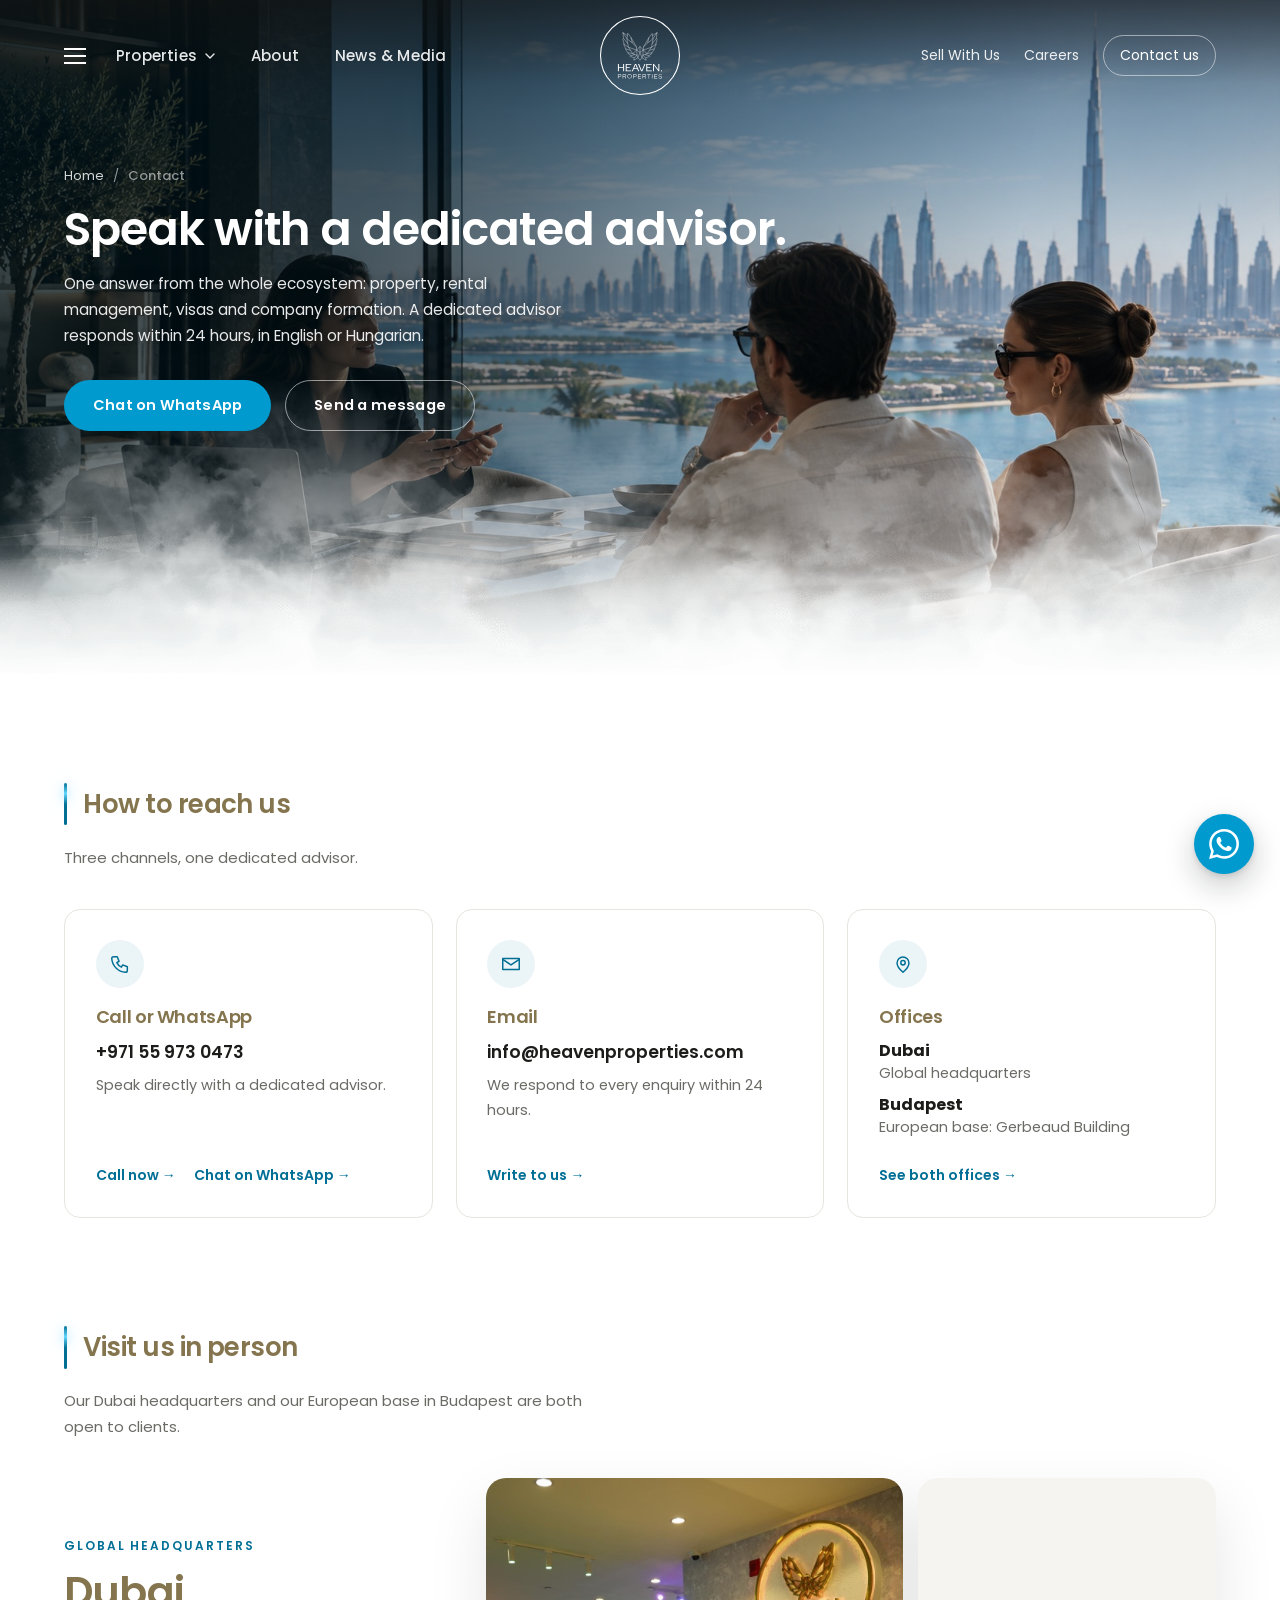
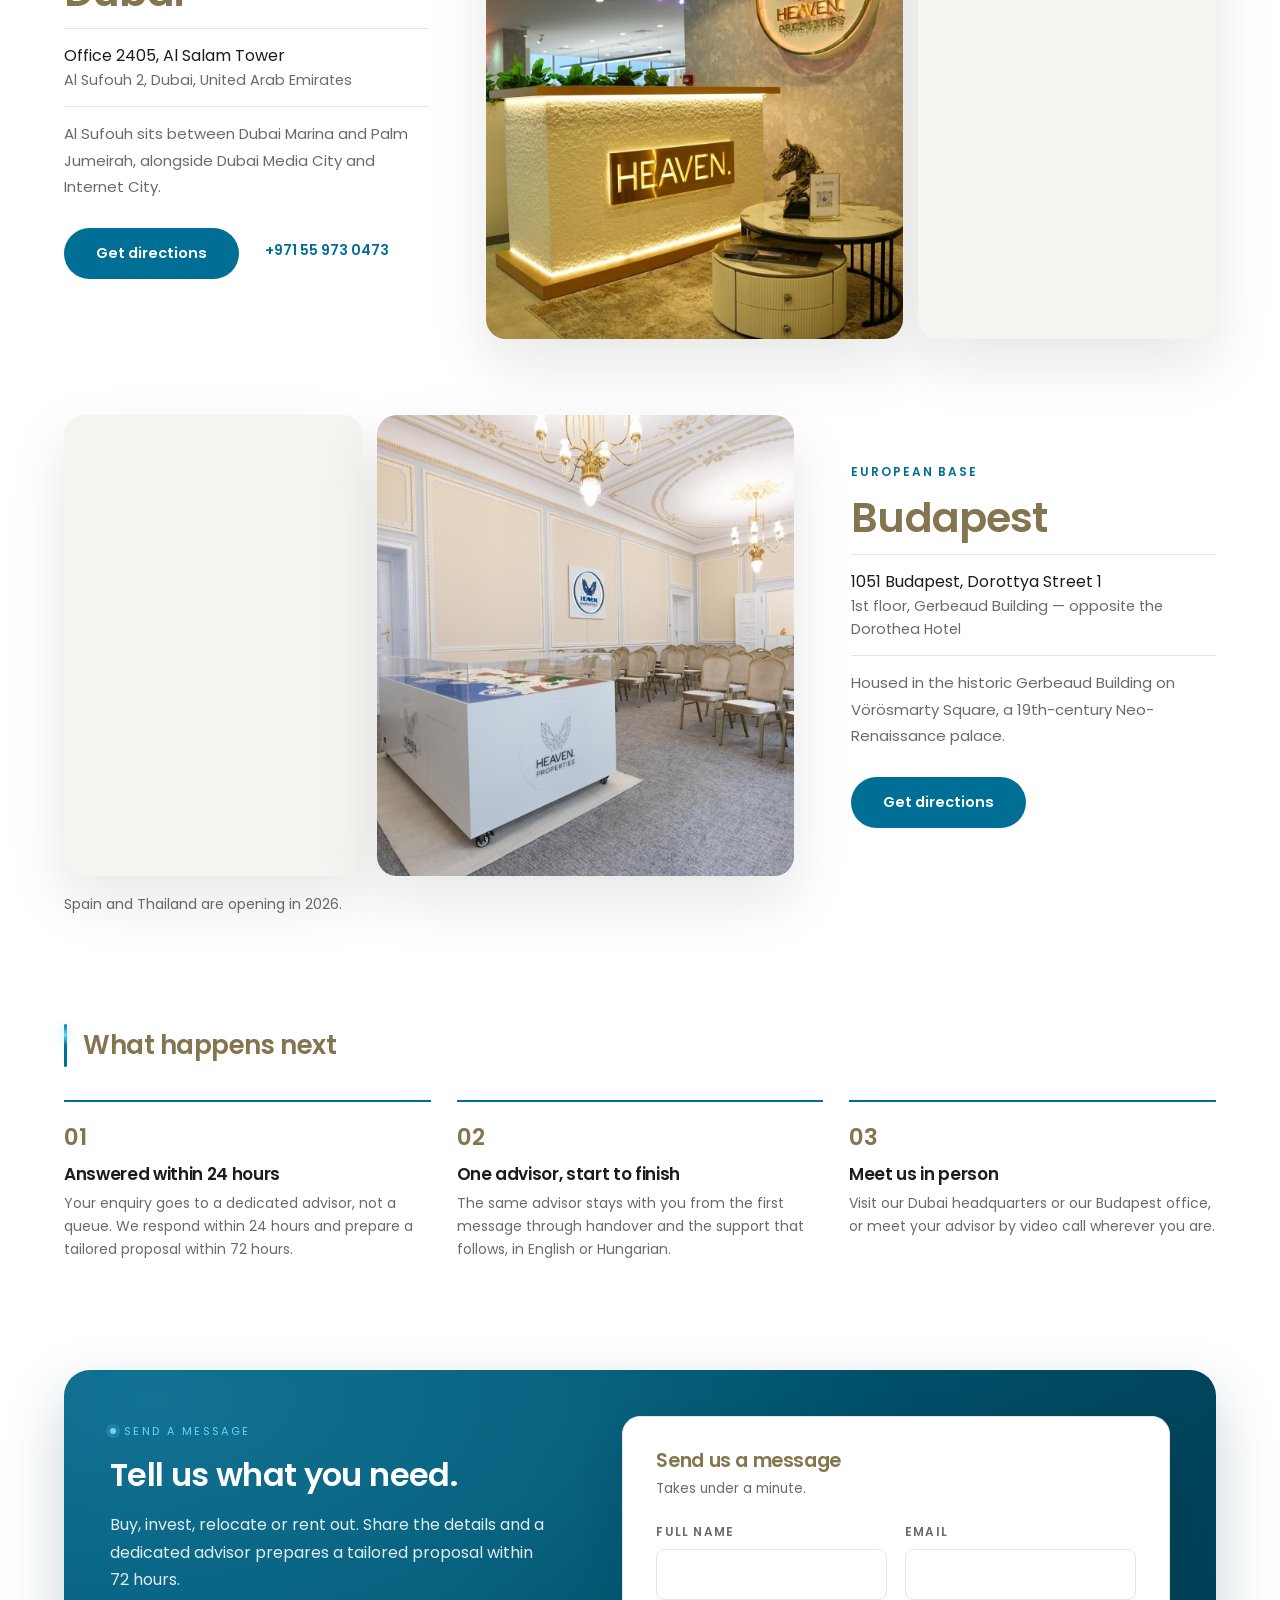
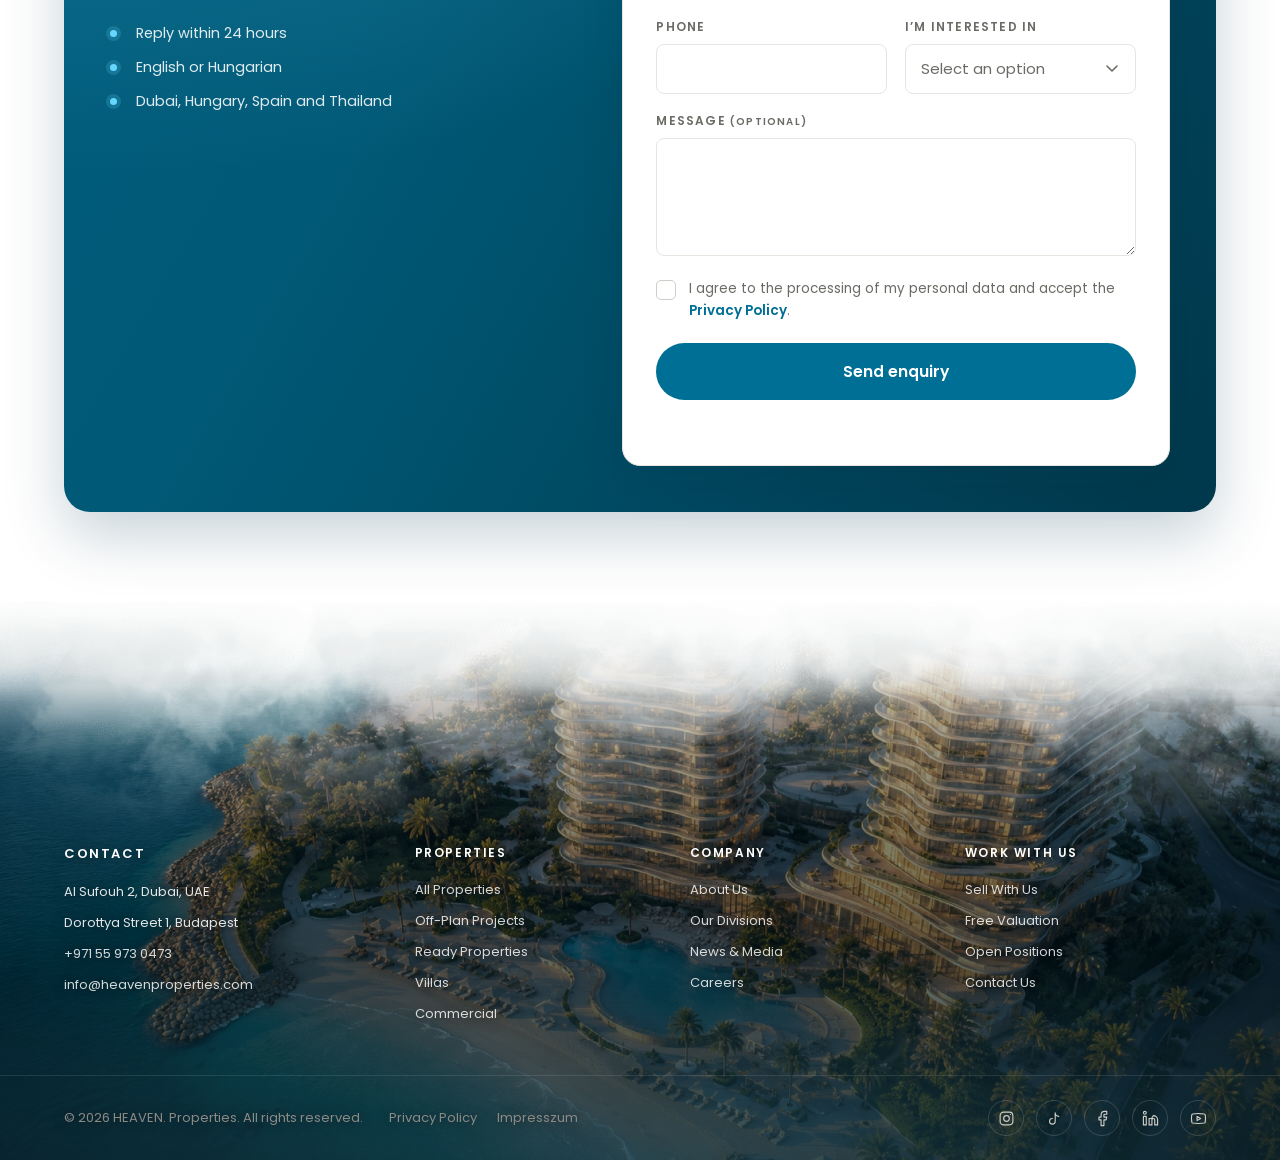
<file: contact.html>
<!DOCTYPE html>
<html lang="en">
<head>
<meta charset="UTF-8">
<meta name="viewport" content="width=device-width, initial-scale=1.0">
<title>Contact &mdash; HEAVEN. Properties</title>
<meta name="description" content="Contact HEAVEN. Properties: call or WhatsApp +971 55 973 0473, email info@heavenproperties.com, or visit our offices in Dubai and Budapest.">
<link rel="preconnect" href="https://fonts.googleapis.com">
<link rel="preconnect" href="https://fonts.gstatic.com" crossorigin>
<link href="https://fonts.googleapis.com/css2?family=Poppins:wght@300;400;500;600;700&display=swap" rel="stylesheet">
<link rel="stylesheet" href="assets/styles.css?v=211">
</head>
<body>

<header class="site-header">
  <div class="header-overlay" id="headerOverlay">
    <div class="topbar">
      <div class="header-left">
        <button class="hamburger" id="hamburger" type="button" aria-label="Menu" aria-expanded="false" aria-controls="mobileMenu">
          <span></span><span></span><span></span>
        </button>
        <nav class="nav-left">
          <button class="nav-link" id="propertiesBtn" aria-expanded="false"
                  aria-controls="propertiesPanel" aria-haspopup="true">
            Properties
            <svg class="nav-chevron" width="10" height="6" viewBox="0 0 10 6" fill="none" aria-hidden="true">
              <path d="M1 1l4 4 4-4" stroke="currentColor" stroke-width="1.4" stroke-linecap="round" stroke-linejoin="round"/>
            </svg>
          </button>
          <a class="nav-link" href="/about.html">About</a>
          <a class="nav-link" href="/news.html">News &amp; Media</a>
        </nav>
      </div>

      <a class="logo" href="index.html" aria-label="Heaven Properties – home">
        <img src="/images/logo.svg" alt="Heaven Properties">
      </a>

      <div class="nav-right">
        <a href="/sell.html">Sell With Us</a>
        <a href="/careers.html">Careers</a>
        <a href="/contact.html" class="btn-ghost">Contact us</a>
      </div>
    </div>

    <div class="mega-panel" id="propertiesPanel" role="region" aria-label="Properties">
      <div class="mega-inner">
        <div class="mega-intro">
          <h2>Properties</h2>
          <p>Curated luxury homes across four destinations &mdash; from beachfront towers to lakeside estates.</p>
          <a href="/properties.html" class="pill">View All</a>
        </div>
        <div class="mega-cards">
          <a href="/properties.html?location=uae" class="dest-card">
            <div class="dest-swatch swatch" style="background-image:url('/images/country-dubai.png')"></div>
            <div class="dest-region">United Arab Emirates</div>
            <div class="dest-name">Dubai</div>
            <div class="dest-meta">Waterfront &amp; skyline residences</div>
          </a>
          <a href="/properties.html?location=hungary" class="dest-card">
            <div class="dest-swatch swatch" style="background-image:url('/images/country-hungary.png')"></div>
            <div class="dest-region">Budapest &amp; Balaton</div>
            <div class="dest-name">Hungary</div>
            <div class="dest-meta">Historic city &amp; lakeside estates</div>
          </a>
          <a href="/properties.html?location=spain" class="dest-card">
            <div class="dest-swatch swatch" style="background-image:url('/images/country-spain.png')"></div>
            <div class="dest-region">Costa del Sol &amp; Balearics</div>
            <div class="dest-name">Spain</div>
            <div class="dest-meta">Mediterranean villas &amp; fincas</div>
          </a>
          <a href="/properties.html?location=thailand" class="dest-card">
            <div class="dest-swatch swatch" style="background-image:url('/images/country-thailand.png')"></div>
            <div class="dest-region">Phuket &amp; Koh Samui</div>
            <div class="dest-name">Thailand</div>
            <div class="dest-meta">Tropical beachfront retreats</div>
          </a>
        </div>
      </div>
    </div>
  </div>

  </header>

<div class="mm-backdrop" id="mmBackdrop" hidden></div>
<div class="mobile-menu" id="mobileMenu" role="dialog" aria-modal="true" aria-label="Menu" hidden>
  <div class="mm-top">
    <button class="mm-close" id="mmClose" type="button" aria-label="Close menu">
      <svg viewBox="0 0 24 24" fill="none" stroke="currentColor" stroke-width="1.7" stroke-linecap="round" aria-hidden="true" focusable="false"><path d="M6 6 18 18M18 6 6 18"/></svg>
    </button>
  </div>

  <a class="mm-cta" href="/contact.html">
    <svg viewBox="0 0 24 24" aria-hidden="true"><path d="M3 6h18v12H3z"/><path d="m3 7 9 6 9-6"/></svg>
    Talk to an advisor
  </a>

  <nav class="mm-nav" aria-label="Main">
    <p class="mm-group">Browse</p>
    <a class="mm-item" href="/properties.html">
      <svg viewBox="0 0 24 24" aria-hidden="true"><path d="M3 10.5 12 4l9 6.5V20a1 1 0 0 1-1 1H4a1 1 0 0 1-1-1z"/><path d="M9.5 21v-6h5v6"/></svg>
      All properties</a>
    <a class="mm-item" href="/properties.html?location=uae">
      <svg viewBox="0 0 24 24" aria-hidden="true"><path d="M12 21s6.5-5.6 6.5-10.2A6.5 6.5 0 0 0 5.5 10.8C5.5 15.4 12 21 12 21Z"/><circle cx="12" cy="10.6" r="2.4"/></svg>
      Dubai</a>
    <a class="mm-item" href="/properties.html?location=hungary">
      <svg viewBox="0 0 24 24" aria-hidden="true"><path d="M12 21s6.5-5.6 6.5-10.2A6.5 6.5 0 0 0 5.5 10.8C5.5 15.4 12 21 12 21Z"/><circle cx="12" cy="10.6" r="2.4"/></svg>
      Hungary</a>
    <a class="mm-item" href="/properties.html?location=spain">
      <svg viewBox="0 0 24 24" aria-hidden="true"><path d="M12 21s6.5-5.6 6.5-10.2A6.5 6.5 0 0 0 5.5 10.8C5.5 15.4 12 21 12 21Z"/><circle cx="12" cy="10.6" r="2.4"/></svg>
      Spain</a>
    <a class="mm-item" href="/properties.html?location=thailand">
      <svg viewBox="0 0 24 24" aria-hidden="true"><path d="M12 21s6.5-5.6 6.5-10.2A6.5 6.5 0 0 0 5.5 10.8C5.5 15.4 12 21 12 21Z"/><circle cx="12" cy="10.6" r="2.4"/></svg>
      Thailand</a>

    <p class="mm-group">Company</p>
    <a class="mm-item" href="/about.html">
      <svg viewBox="0 0 24 24" aria-hidden="true"><circle cx="12" cy="12" r="9"/><path d="M12 16v-5M12 8h.01"/></svg>
      About</a>
    <a class="mm-item" href="/news.html">
      <svg viewBox="0 0 24 24" aria-hidden="true"><path d="M4 5h13v14H5a1 1 0 0 1-1-1z"/><path d="M17 8h3v9a2 2 0 0 1-3 1.7"/><path d="M7 9h7M7 13h7"/></svg>
      News &amp; Media</a>

    <p class="mm-group">Work with us</p>
    <a class="mm-item" href="/sell.html">
      <svg viewBox="0 0 24 24" aria-hidden="true"><path d="M3 9.5 12 4l9 5.5V20H3z"/><path d="M9 20v-5h6v5"/></svg>
      Sell With Us</a>
    <a class="mm-item" href="/careers.html">
      <svg viewBox="0 0 24 24" aria-hidden="true"><circle cx="9" cy="8" r="3.2"/><path d="M3 20a6 6 0 0 1 12 0"/><path d="M17 11h4M19 9v4"/></svg>
      Careers</a>
  </nav>

  <div class="mm-foot">
    <a href="tel:+971559730473">+971 55 973 0473</a>
    <a href="mailto:info@heavenproperties.com">info@heavenproperties.com</a>
  </div>
</div>

<div class="nav-scrim" id="navScrim" aria-hidden="true"></div>

<main class="about contact-page">
  <section class="page-hero page-hero--contact">
    <div class="page-hero-bg" aria-hidden="true"></div>
    <div class="container page-hero-inner">
      <nav class="crumbs" aria-label="Breadcrumb">
        <a href="/index.html">Home</a><span>/</span>
        <span class="crumb-current">Contact</span>
      </nav>
      <h1>Speak with a dedicated advisor.</h1>
      <p class="page-hero-lead">One answer from the whole ecosystem: property, rental management, visas and company formation. A dedicated advisor responds within 24 hours, in English or Hungarian.</p>
      <div class="hero-cta">
        <a class="hero-btn hero-btn--primary" href="https://wa.me/971559730473" target="_blank" rel="noopener">Chat on WhatsApp</a>
        <a class="hero-btn hero-btn--ghost" href="#message">Send a message</a>
      </div>
    </div>
    <div class="hero-cloud-drift" aria-hidden="true">
      <span class="cloud-layer back"></span>
      <span class="cloud-layer mid"></span>
      <span class="cloud-layer front"></span>
    </div>
    <div class="hero-clouds" aria-hidden="true"></div>
  </section>

  <section class="container contact-channels">
    <div class="section-head"><h2 class="section-title">How to reach us</h2></div>
    <p class="section-lead">Three channels, one dedicated advisor.</p>
    <div class="sell-grid">
      <div class="sell-card contact-card">
        <span class="sell-icon"><svg viewBox="0 0 24 24" aria-hidden="true"><path d="M5 4h4l2 5-2.5 1.5a11 11 0 0 0 5 5L15 13l5 2v4a2 2 0 0 1-2 2A16 16 0 0 1 3 6a2 2 0 0 1 2-2"/></svg></span>
        <h3>Call or WhatsApp</h3>
        <a class="contact-card-main" href="tel:+971559730473">+971 55 973 0473</a>
        <p>Speak directly with a dedicated advisor.</p>
        <div class="contact-card-links">
          <a class="link-teal" href="tel:+971559730473">Call now &rarr;</a>
          <a class="link-teal" href="https://wa.me/971559730473" target="_blank" rel="noopener">Chat on WhatsApp &rarr;</a>
        </div>
      </div>
      <div class="sell-card contact-card">
        <span class="sell-icon"><svg viewBox="0 0 24 24" aria-hidden="true"><path d="M3 6h18v12H3z"/><path d="m3 7 9 6 9-6"/></svg></span>
        <h3>Email</h3>
        <a class="contact-card-main" href="mailto:info@heavenproperties.com">info@<wbr>heavenproperties.com</a>
        <p>We respond to every enquiry within 24 hours.</p>
        <div class="contact-card-links">
          <a class="link-teal" href="mailto:info@heavenproperties.com">Write to us &rarr;</a>
        </div>
      </div>
      <div class="sell-card contact-card">
        <span class="sell-icon"><svg viewBox="0 0 24 24" aria-hidden="true"><path d="M12 21s6.5-5.6 6.5-10.2A6.5 6.5 0 0 0 5.5 10.8C5.5 15.4 12 21 12 21Z"/><circle cx="12" cy="10.6" r="2.4"/></svg></span>
        <h3>Offices</h3>
        <ul class="contact-card-offices">
          <li><strong>Dubai</strong>Global headquarters</li>
          <li><strong>Budapest</strong>European base: Gerbeaud Building</li>
        </ul>
        <div class="contact-card-links">
          <a class="link-teal" href="#offices">See both offices &rarr;</a>
        </div>
      </div>
    </div>
  </section>

  <section class="container contact-offices" id="offices">
    <div class="section-head"><h2 class="section-title">Visit us in person</h2></div>
    <p class="section-lead">Our Dubai headquarters and our European base in Budapest are both open to clients.</p>
    <div class="office-list">
      <article class="office-row">
        <div class="office-info">
          <span class="office-label">Global headquarters</span>
          <h3>Dubai</h3>
          <address class="office-address">
            Office 2405, Al Salam Tower
            <span>Al Sufouh 2, Dubai, United Arab Emirates</span>
          </address>
          <p>Al Sufouh sits between Dubai Marina and Palm Jumeirah, alongside Dubai Media City and Internet City.</p>
          <div class="office-actions">
            <a class="btn-solid" href="https://www.google.com/maps/search/?api=1&amp;query=HEAVEN.+Properties+Al+Salam+Tower+Dubai" target="_blank" rel="noopener">Get directions</a>
            <a class="link-teal" href="tel:+971559730473">+971 55 973 0473</a>
          </div>
        </div>
        <div class="office-media">
          <figure class="office-photo">
            <img src="/images/office-dubai.jpg" alt="HEAVEN. Properties reception at the Dubai office" loading="lazy" style="object-position:68% 50%">
          </figure>
          <div class="office-map">
            <iframe src="https://www.google.com/maps/embed?pb=!1m18!1m12!1m3!1d43822.734537427845!2d55.154614977938174!3d25.097370580598653!2m3!1f0!2f0!3f0!3m2!1i1024!2i768!4f13.1!3m3!1m2!1s0x3e5f6bce5e5f91a5%3A0xedea9ab41ed60341!2sHEAVEN.%20Properties!5e0!3m2!1sen!2shu!4v1789412568183!5m2!1sen!2shu" title="Map: HEAVEN. Properties, Dubai" loading="lazy" referrerpolicy="strict-origin-when-cross-origin" allowfullscreen></iframe>
          </div>
        </div>
      </article>
      <article class="office-row office-row--flip">
        <div class="office-info">
          <span class="office-label">European base</span>
          <h3>Budapest</h3>
          <address class="office-address">
            1051 Budapest, Dorottya Street 1
            <span>1st floor, Gerbeaud Building &mdash; opposite the Dorothea Hotel</span>
          </address>
          <p>Housed in the historic Gerbeaud Building on V&ouml;r&ouml;smarty Square, a 19th-century Neo-Renaissance palace.</p>
          <div class="office-actions">
            <a class="btn-solid" href="https://www.google.com/maps/search/?api=1&amp;query=HEAVEN.+Properties+Dorottya+utca+1+Budapest" target="_blank" rel="noopener">Get directions</a>
          </div>
        </div>
        <div class="office-media">
          <div class="office-map">
            <iframe src="https://www.google.com/maps/embed?pb=!1m18!1m12!1m3!1d2695.6475719023633!2d19.0499938!3d47.4967786!2m3!1f0!2f0!3f0!3m2!1i1024!2i768!4f13.1!3m3!1m2!1s0x4741dd29df672bf5%3A0x7d35dcc7242c4ad2!2sHEAVEN.%20Properties!5e0!3m2!1sen!2shu!4v1789412477995!5m2!1sen!2shu" title="Map: HEAVEN. Properties, Budapest" loading="lazy" referrerpolicy="strict-origin-when-cross-origin" allowfullscreen></iframe>
          </div>
          <figure class="office-photo">
            <img src="/images/office-budapest.jpg" alt="Event room at the Budapest office in the Gerbeaud Building" loading="lazy" style="object-position:50% 50%">
          </figure>
        </div>
      </article>
    </div>
    <p class="office-soon">Spain and Thailand are opening in 2026.</p>
  </section>

  <section class="container careers-process">
    <div class="section-head"><h2 class="section-title">What happens next</h2></div>
    <ol class="step-list step-list--3">
      <li class="step">
        <span class="step-num">01</span>
        <h3>Answered within 24 hours</h3>
        <p>Your enquiry goes to a dedicated advisor, not a queue. We respond within 24 hours and prepare a tailored proposal within 72 hours.</p>
      </li>
      <li class="step">
        <span class="step-num">02</span>
        <h3>One advisor, start to finish</h3>
        <p>The same advisor stays with you from the first message through handover and the support that follows, in English or Hungarian.</p>
      </li>
      <li class="step">
        <span class="step-num">03</span>
        <h3>Meet us in person</h3>
        <p>Visit our Dubai headquarters or our Budapest office, or meet your advisor by video call wherever you are.</p>
      </li>
    </ol>
  </section>

  <section class="container contact" id="message">
    <div class="contact-panel">
    <div class="contact-grid">
      <div class="contact-intro">
        <span class="contact-eyebrow">Send a message</span>
        <h2>Tell us what you need.</h2>
        <p>Buy, invest, relocate or rent out. Share the details and a dedicated advisor prepares a tailored proposal within 72 hours.</p>
        <ul class="contact-points">
          <li>Reply within 24 hours</li>
          <li>English or Hungarian</li>
          <li>Dubai, Hungary, Spain and Thailand</li>
        </ul>
      </div>

      <form class="contact-form" id="contactPageForm" novalidate>
        <div class="contact-form-head">
          <h3>Send us a message</h3>
          <p>Takes under a minute.</p>
        </div>
        <div class="field-row">
          <label class="field">
            <span>Full name</span>
            <input type="text" name="name" autocomplete="name" required>
          </label>
          <label class="field">
            <span>Email</span>
            <input type="email" name="email" autocomplete="email" required>
          </label>
        </div>
        <div class="field-row">
          <label class="field">
            <span>Phone</span>
            <input type="tel" name="phone" autocomplete="tel">
          </label>
          <label class="field">
            <span>I&rsquo;m interested in</span>
            <select name="interest" required>
              <option value="">Select an option</option>
              <option>Buying Property</option>
              <option>Investment Opportunities</option>
              <option>Selling a Property</option>
              <option>Visa &amp; Relocation</option>
              <option>Rental Management</option>
              <option>Other</option>
            </select>
          </label>
        </div>
        <label class="field">
          <span>Message <small>(optional)</small></span>
          <textarea name="message" rows="4"></textarea>
        </label>
        <label class="checkfield">
          <input type="checkbox" name="consent" required>
          <span class="checkbox-box" aria-hidden="true"></span>
          <span class="checkfield-text">I agree to the processing of my personal data and accept the <a href="/privacy.html" target="_blank" rel="noopener">Privacy Policy</a>.</span>
        </label>
        <button type="submit" class="btn-solid">Send enquiry</button>
        <p class="form-note" id="contactPageNote" role="status"></p>
      </form>
    </div>
    </div>
  </section>
</main>

<footer class="site-footer">
  <div class="cloud-band cloud-band--top" aria-hidden="true">
    <div class="cloud-drift">
      <span class="cloud-layer back"></span>
      <span class="cloud-layer front"></span>
    </div>
    <div class="cloud-solid"></div>
  </div>

  <svg class="icon-sprite" aria-hidden="true" focusable="false">
    <symbol id="ic-instagram" viewBox="0 0 24 24">
      <rect x="3" y="3" width="18" height="18" rx="5"/>
      <circle cx="12" cy="12" r="4"/>
      <path d="M17.5 6.5h.01"/>
    </symbol>
    <symbol id="ic-tiktok" viewBox="0 0 24 24">
      <path d="M9 12a4 4 0 1 0 4 4V4a5 5 0 0 0 5 5"/>
    </symbol>
    <symbol id="ic-facebook" viewBox="0 0 24 24">
      <path d="M18 2h-3a5 5 0 0 0-5 5v3H7v4h3v8h4v-8h3l1-4h-4V7a1 1 0 0 1 1-1h3z"/>
    </symbol>
    <symbol id="ic-linkedin" viewBox="0 0 24 24">
      <path d="M16 8a6 6 0 0 1 6 6v7h-4v-7a2 2 0 0 0-4 0v7h-4v-9h4v1.5A6 6 0 0 1 16 8z"/>
      <rect x="2" y="9" width="4" height="12"/>
      <circle cx="4" cy="4" r="2"/>
    </symbol>
    <symbol id="ic-youtube" viewBox="0 0 24 24">
      <path d="M2.5 17a24.1 24.1 0 0 1 0-10 2 2 0 0 1 1.4-1.4 49.6 49.6 0 0 1 16.2 0A2 2 0 0 1 21.5 7a24.1 24.1 0 0 1 0 10 2 2 0 0 1-1.4 1.4 49.6 49.6 0 0 1-16.2 0A2 2 0 0 1 2.5 17"/>
      <path d="m10 15 5-3-5-3z"/>
    </symbol>
  </svg>

  <div class="container footer-grid">
    <div>
      <h5><a href="/contact.html">Contact</a></h5>
      <address class="footer-contact">
        <span>Al Sufouh 2, Dubai, UAE</span>
        <span>Dorottya Street 1, Budapest</span>
        <a href="tel:+971559730473">+971 55 973 0473</a>
        <a href="mailto:info@heavenproperties.com">info@heavenproperties.com</a>
      </address>
    </div>
    <div>
      <h5>Properties</h5>
      <a href="/properties.html">All Properties</a>
      <a href="/properties.html?status=off-plan">Off-Plan Projects</a>
      <a href="/properties.html?status=ready">Ready Properties</a>
      <a href="/properties.html?type=villa">Villas</a>
      <a href="/properties.html?type=commercial">Commercial</a>
    </div>
    <div>
      <h5>Company</h5>
      <a href="/about.html">About Us</a>
      <a href="/about.html#divisions">Our Divisions</a>
      <a href="/news.html">News &amp; Media</a>
      <a href="/careers.html">Careers</a>
    </div>
    <div>
      <h5>Work With Us</h5>
      <a href="/sell.html">Sell With Us</a>
      <a href="/sell.html#valuation">Free Valuation</a>
      <a href="/careers.html#positions">Open Positions</a>
      <a href="/contact.html">Contact Us</a>
    </div>
  </div>

  <div class="container footer-bottom">
    <div class="footer-legal">
      <span>&copy; 2026 HEAVEN. Properties. All rights reserved.</span>
      <nav class="footer-legal-links" aria-label="Legal">
        <a href="/privacy.html">Privacy Policy</a>
        <a href="/impresszum.html">Impresszum</a>
      </nav>
    </div>
    <div class="social-row">
      <a href="https://www.instagram.com/theheavenglobal/" target="_blank" rel="noopener" aria-label="Instagram"><svg aria-hidden="true" focusable="false"><use href="#ic-instagram"></use></svg></a>
      <a href="https://www.tiktok.com/@theheavenglobal" target="_blank" rel="noopener" aria-label="TikTok"><svg aria-hidden="true" focusable="false"><use href="#ic-tiktok"></use></svg></a>
      <a href="https://www.facebook.com/profile.php?id=61555367683600" target="_blank" rel="noopener" aria-label="Facebook"><svg aria-hidden="true" focusable="false"><use href="#ic-facebook"></use></svg></a>
      <a href="https://www.linkedin.com/company/101492278" target="_blank" rel="noopener" aria-label="LinkedIn"><svg aria-hidden="true" focusable="false"><use href="#ic-linkedin"></use></svg></a>
      <a href="https://www.youtube.com/@theheavenglobal" target="_blank" rel="noopener" aria-label="YouTube"><svg aria-hidden="true" focusable="false"><use href="#ic-youtube"></use></svg></a>
    </div>
  </div>
</footer>

<script src="assets/contact.js?v=195" defer></script>
<!-- WhatsApp widget: saját gomb + kártya, külső szkript nélkül -->
<div class="wa-widget" id="waWidget">
  <div class="wa-card" id="waCard" role="dialog" aria-labelledby="waTitle" hidden>
    <div class="wa-card-head">
      <span class="wa-avatar"><img src="/images/logo.svg" alt=""></span>
      <div class="wa-card-title">
        <strong id="waTitle">HEAVEN. Properties</strong>
        <span>Replies within 24 hours</span>
      </div>
      <button class="wa-close" id="waClose" type="button" aria-label="Close chat">
        <svg viewBox="0 0 24 24" aria-hidden="true" focusable="false"><path d="M6 6 18 18M18 6 6 18"/></svg>
      </button>
    </div>
    <div class="wa-card-body">
      <p class="wa-bubble">Hi there! &#128075;<br>Looking for your piece of HEAVEN.? Send us a message on WhatsApp and a dedicated advisor will get back to you.</p>
    </div>
    <div class="wa-card-foot">
      <a class="wa-start" href="https://wa.me/971559730473?text=Hi%20HEAVEN.%20Properties%2C%20I%E2%80%99d%20like%20to%20know%20more." target="_blank" rel="noopener">
        <svg viewBox="0 0 24 24" aria-hidden="true" focusable="false"><path d="M17.472 14.382c-.297-.149-1.758-.867-2.03-.967-.273-.099-.471-.148-.67.15-.197.297-.767.966-.94 1.164-.173.199-.347.223-.644.075-.297-.15-1.255-.463-2.39-1.475-.883-.788-1.48-1.761-1.653-2.059-.173-.297-.018-.458.13-.606.134-.133.298-.347.446-.52.149-.174.198-.298.298-.497.099-.198.05-.371-.025-.52-.075-.149-.669-1.612-.916-2.207-.242-.579-.487-.5-.669-.51-.173-.008-.371-.01-.57-.01-.198 0-.52.074-.792.372-.272.297-1.04 1.016-1.04 2.479 0 1.462 1.065 2.875 1.213 3.074.149.198 2.096 3.2 5.077 4.487.709.306 1.262.489 1.694.625.712.227 1.36.195 1.871.118.571-.085 1.758-.719 2.006-1.413.248-.694.248-1.289.173-1.413-.074-.124-.272-.198-.57-.347m-5.421 7.403h-.004a9.87 9.87 0 0 1-5.031-1.378l-.361-.214-3.741.982.998-3.648-.235-.374a9.86 9.86 0 0 1-1.51-5.26c.001-5.45 4.436-9.884 9.888-9.884 2.64 0 5.122 1.03 6.988 2.898a9.825 9.825 0 0 1 2.893 6.994c-.003 5.45-4.437 9.884-9.885 9.884m8.413-18.297A11.815 11.815 0 0 0 12.05 0C5.495 0 .16 5.335.157 11.892c0 2.096.547 4.142 1.588 5.945L.057 24l6.305-1.654a11.882 11.882 0 0 0 5.683 1.448h.005c6.554 0 11.89-5.335 11.893-11.893a11.821 11.821 0 0 0-3.48-8.413Z"/></svg>
        Start chat
      </a>
    </div>
  </div>
  <button class="wa-fab" id="waFab" type="button" aria-expanded="false" aria-controls="waCard" aria-label="Chat with us on WhatsApp">
    <svg class="wa-fab-icon" viewBox="0 0 24 24" aria-hidden="true" focusable="false"><path d="M17.472 14.382c-.297-.149-1.758-.867-2.03-.967-.273-.099-.471-.148-.67.15-.197.297-.767.966-.94 1.164-.173.199-.347.223-.644.075-.297-.15-1.255-.463-2.39-1.475-.883-.788-1.48-1.761-1.653-2.059-.173-.297-.018-.458.13-.606.134-.133.298-.347.446-.52.149-.174.198-.298.298-.497.099-.198.05-.371-.025-.52-.075-.149-.669-1.612-.916-2.207-.242-.579-.487-.5-.669-.51-.173-.008-.371-.01-.57-.01-.198 0-.52.074-.792.372-.272.297-1.04 1.016-1.04 2.479 0 1.462 1.065 2.875 1.213 3.074.149.198 2.096 3.2 5.077 4.487.709.306 1.262.489 1.694.625.712.227 1.36.195 1.871.118.571-.085 1.758-.719 2.006-1.413.248-.694.248-1.289.173-1.413-.074-.124-.272-.198-.57-.347m-5.421 7.403h-.004a9.87 9.87 0 0 1-5.031-1.378l-.361-.214-3.741.982.998-3.648-.235-.374a9.86 9.86 0 0 1-1.51-5.26c.001-5.45 4.436-9.884 9.888-9.884 2.64 0 5.122 1.03 6.988 2.898a9.825 9.825 0 0 1 2.893 6.994c-.003 5.45-4.437 9.884-9.885 9.884m8.413-18.297A11.815 11.815 0 0 0 12.05 0C5.495 0 .16 5.335.157 11.892c0 2.096.547 4.142 1.588 5.945L.057 24l6.305-1.654a11.882 11.882 0 0 0 5.683 1.448h.005c6.554 0 11.89-5.335 11.893-11.893a11.821 11.821 0 0 0-3.48-8.413Z"/></svg>
    <svg class="wa-fab-close" viewBox="0 0 24 24" aria-hidden="true" focusable="false"><path d="M6 6 18 18M18 6 6 18"/></svg>
  </button>
</div>

<script src="assets/app.js?v=203" defer></script>
</body>
</html>
</file>
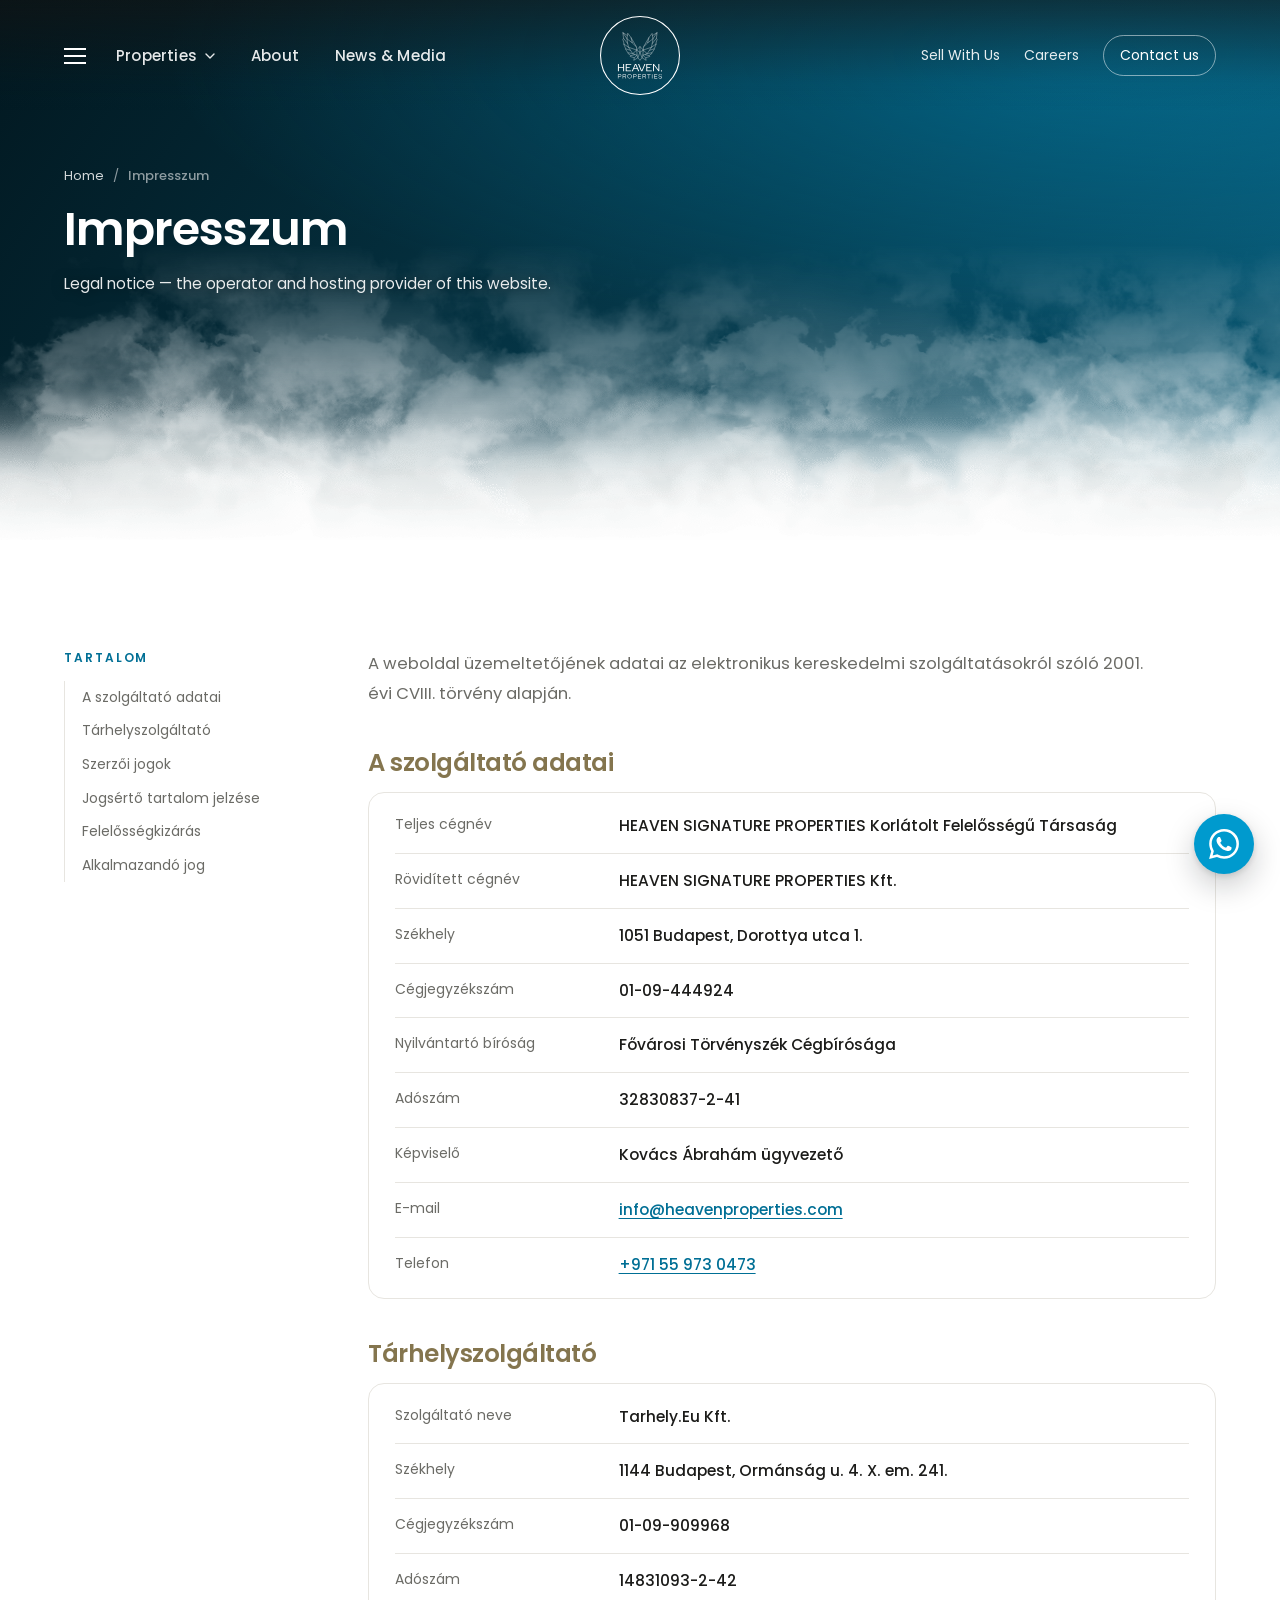
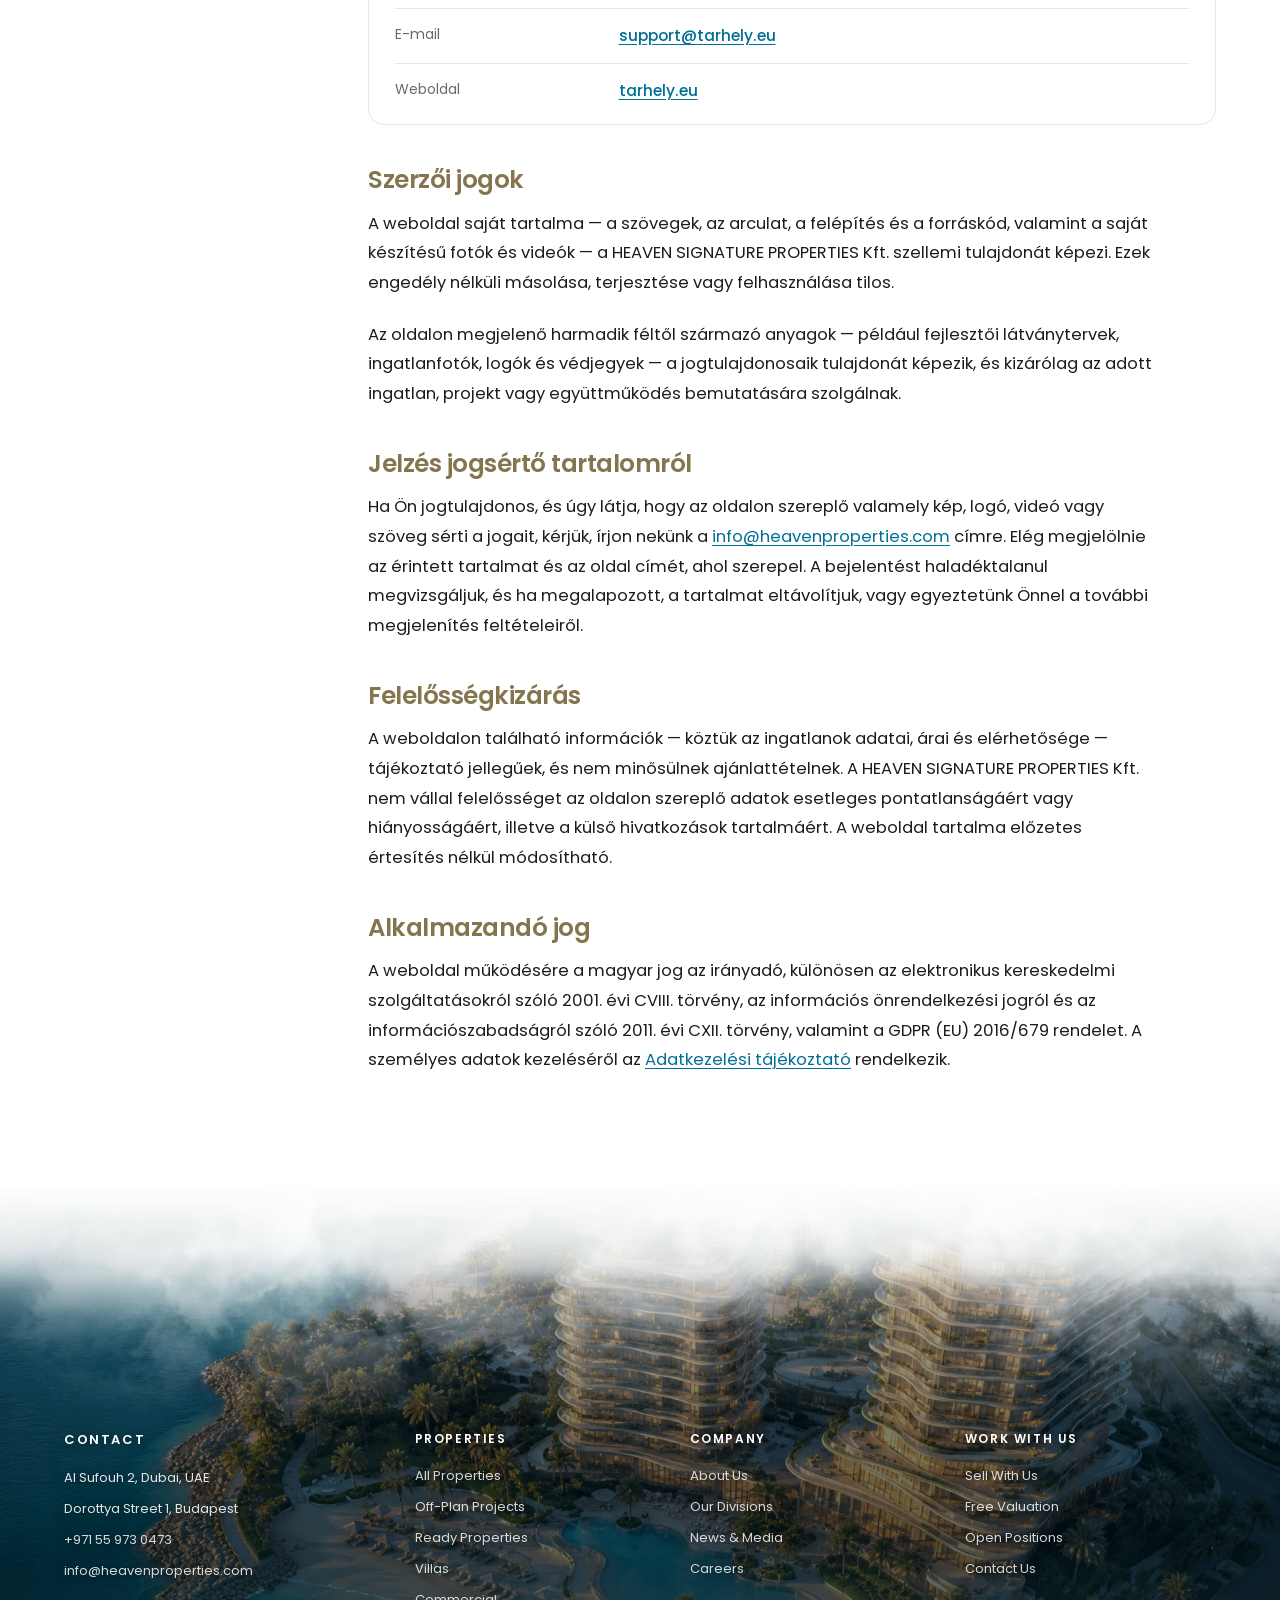
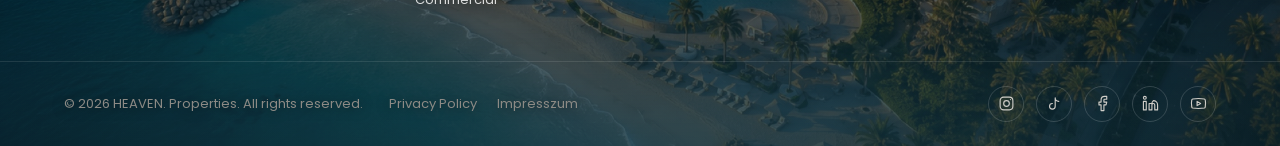
<file: impresszum.html>
<!DOCTYPE html>
<html lang="en">
<head>
<meta charset="UTF-8">
<meta name="viewport" content="width=device-width, initial-scale=1.0">
<title>Impresszum &mdash; HEAVEN. Properties</title>
<meta name="description" content="Impresszum – a HEAVEN. Properties weboldal üzemeltetőjének és tárhelyszolgáltatójának adatai.">
<link rel="preconnect" href="https://fonts.googleapis.com">
<link rel="preconnect" href="https://fonts.gstatic.com" crossorigin>
<link href="https://fonts.googleapis.com/css2?family=Poppins:wght@300;400;500;600;700&display=swap" rel="stylesheet">
<link rel="stylesheet" href="assets/styles.css?v=211">
</head>
<body>

<header class="site-header">
  <div class="header-overlay" id="headerOverlay">
    <div class="topbar">
      <div class="header-left">
        <button class="hamburger" id="hamburger" type="button" aria-label="Menu" aria-expanded="false" aria-controls="mobileMenu">
          <span></span><span></span><span></span>
        </button>
        <nav class="nav-left">
          <button class="nav-link" id="propertiesBtn" aria-expanded="false"
                  aria-controls="propertiesPanel" aria-haspopup="true">
            Properties
            <svg class="nav-chevron" width="10" height="6" viewBox="0 0 10 6" fill="none" aria-hidden="true">
              <path d="M1 1l4 4 4-4" stroke="currentColor" stroke-width="1.4" stroke-linecap="round" stroke-linejoin="round"/>
            </svg>
          </button>
          <a class="nav-link" href="/about.html">About</a>
          <a class="nav-link" href="/news.html">News &amp; Media</a>
        </nav>
      </div>

      <a class="logo" href="index.html" aria-label="Heaven Properties – home">
        <img src="/images/logo.svg" alt="Heaven Properties">
      </a>

      <div class="nav-right">
        <a href="/sell.html">Sell With Us</a>
        <a href="/careers.html">Careers</a>
        <a href="/contact.html" class="btn-ghost">Contact us</a>
      </div>
    </div>

    <div class="mega-panel" id="propertiesPanel" role="region" aria-label="Properties">
      <div class="mega-inner">
        <div class="mega-intro">
          <h2>Properties</h2>
          <p>Curated luxury homes across four destinations &mdash; from beachfront towers to lakeside estates.</p>
          <a href="/properties.html" class="pill">View All</a>
        </div>
        <div class="mega-cards">
          <a href="/properties.html?location=uae" class="dest-card">
            <div class="dest-swatch swatch" style="background-image:url('/images/country-dubai.png')"></div>
            <div class="dest-region">United Arab Emirates</div>
            <div class="dest-name">Dubai</div>
            <div class="dest-meta">Waterfront &amp; skyline residences</div>
          </a>
          <a href="/properties.html?location=hungary" class="dest-card">
            <div class="dest-swatch swatch" style="background-image:url('/images/country-hungary.png')"></div>
            <div class="dest-region">Budapest &amp; Balaton</div>
            <div class="dest-name">Hungary</div>
            <div class="dest-meta">Historic city &amp; lakeside estates</div>
          </a>
          <a href="/properties.html?location=spain" class="dest-card">
            <div class="dest-swatch swatch" style="background-image:url('/images/country-spain.png')"></div>
            <div class="dest-region">Costa del Sol &amp; Balearics</div>
            <div class="dest-name">Spain</div>
            <div class="dest-meta">Mediterranean villas &amp; fincas</div>
          </a>
          <a href="/properties.html?location=thailand" class="dest-card">
            <div class="dest-swatch swatch" style="background-image:url('/images/country-thailand.png')"></div>
            <div class="dest-region">Phuket &amp; Koh Samui</div>
            <div class="dest-name">Thailand</div>
            <div class="dest-meta">Tropical beachfront retreats</div>
          </a>
        </div>
      </div>
    </div>
  </div>

  </header>

<div class="mm-backdrop" id="mmBackdrop" hidden></div>
<div class="mobile-menu" id="mobileMenu" role="dialog" aria-modal="true" aria-label="Menu" hidden>
  <div class="mm-top">
    <button class="mm-close" id="mmClose" type="button" aria-label="Close menu">
      <svg viewBox="0 0 24 24" fill="none" stroke="currentColor" stroke-width="1.7" stroke-linecap="round" aria-hidden="true" focusable="false"><path d="M6 6 18 18M18 6 6 18"/></svg>
    </button>
  </div>

  <a class="mm-cta" href="/contact.html">
    <svg viewBox="0 0 24 24" aria-hidden="true"><path d="M3 6h18v12H3z"/><path d="m3 7 9 6 9-6"/></svg>
    Talk to an advisor
  </a>

  <nav class="mm-nav" aria-label="Main">
    <p class="mm-group">Browse</p>
    <a class="mm-item" href="/properties.html">
      <svg viewBox="0 0 24 24" aria-hidden="true"><path d="M3 10.5 12 4l9 6.5V20a1 1 0 0 1-1 1H4a1 1 0 0 1-1-1z"/><path d="M9.5 21v-6h5v6"/></svg>
      All properties</a>
    <a class="mm-item" href="/properties.html?location=uae">
      <svg viewBox="0 0 24 24" aria-hidden="true"><path d="M12 21s6.5-5.6 6.5-10.2A6.5 6.5 0 0 0 5.5 10.8C5.5 15.4 12 21 12 21Z"/><circle cx="12" cy="10.6" r="2.4"/></svg>
      Dubai</a>
    <a class="mm-item" href="/properties.html?location=hungary">
      <svg viewBox="0 0 24 24" aria-hidden="true"><path d="M12 21s6.5-5.6 6.5-10.2A6.5 6.5 0 0 0 5.5 10.8C5.5 15.4 12 21 12 21Z"/><circle cx="12" cy="10.6" r="2.4"/></svg>
      Hungary</a>
    <a class="mm-item" href="/properties.html?location=spain">
      <svg viewBox="0 0 24 24" aria-hidden="true"><path d="M12 21s6.5-5.6 6.5-10.2A6.5 6.5 0 0 0 5.5 10.8C5.5 15.4 12 21 12 21Z"/><circle cx="12" cy="10.6" r="2.4"/></svg>
      Spain</a>
    <a class="mm-item" href="/properties.html?location=thailand">
      <svg viewBox="0 0 24 24" aria-hidden="true"><path d="M12 21s6.5-5.6 6.5-10.2A6.5 6.5 0 0 0 5.5 10.8C5.5 15.4 12 21 12 21Z"/><circle cx="12" cy="10.6" r="2.4"/></svg>
      Thailand</a>

    <p class="mm-group">Company</p>
    <a class="mm-item" href="/about.html">
      <svg viewBox="0 0 24 24" aria-hidden="true"><circle cx="12" cy="12" r="9"/><path d="M12 16v-5M12 8h.01"/></svg>
      About</a>
    <a class="mm-item" href="/news.html">
      <svg viewBox="0 0 24 24" aria-hidden="true"><path d="M4 5h13v14H5a1 1 0 0 1-1-1z"/><path d="M17 8h3v9a2 2 0 0 1-3 1.7"/><path d="M7 9h7M7 13h7"/></svg>
      News &amp; Media</a>

    <p class="mm-group">Work with us</p>
    <a class="mm-item" href="/sell.html">
      <svg viewBox="0 0 24 24" aria-hidden="true"><path d="M3 9.5 12 4l9 5.5V20H3z"/><path d="M9 20v-5h6v5"/></svg>
      Sell With Us</a>
    <a class="mm-item" href="/careers.html">
      <svg viewBox="0 0 24 24" aria-hidden="true"><circle cx="9" cy="8" r="3.2"/><path d="M3 20a6 6 0 0 1 12 0"/><path d="M17 11h4M19 9v4"/></svg>
      Careers</a>
  </nav>

  <div class="mm-foot">
    <a href="tel:+971559730473">+971 55 973 0473</a>
    <a href="mailto:info@heavenproperties.com">info@heavenproperties.com</a>
  </div>
</div>

<div class="nav-scrim" id="navScrim" aria-hidden="true"></div>

<main class="about legal-page">
  <section class="page-hero page-hero--legal">
    <div class="page-hero-bg" aria-hidden="true"></div>
    <div class="container page-hero-inner">
      <nav class="crumbs" aria-label="Breadcrumb">
        <a href="/index.html">Home</a><span>/</span>
        <span class="crumb-current">Impresszum</span>
      </nav>
      <h1 lang="hu">Impresszum</h1>
      <p class="page-hero-lead">Legal notice &mdash; the operator and hosting provider of this website.</p>
    </div>
    <div class="hero-cloud-drift" aria-hidden="true">
      <span class="cloud-layer back"></span>
      <span class="cloud-layer mid"></span>
      <span class="cloud-layer front"></span>
    </div>
    <div class="hero-clouds" aria-hidden="true"></div>
  </section>

  <section class="container legal-layout">
    <nav class="legal-toc" aria-label="Tartalom" lang="hu">
      <p class="legal-toc-title">Tartalom</p>
      <ol>
          <li><a href="#i1">A szolgáltató adatai</a></li>
          <li><a href="#i2">Tárhelyszolgáltató</a></li>
          <li><a href="#i3">Szerzői jogok</a></li>
          <li><a href="#i4">Jogsértő tartalom jelzése</a></li>
          <li><a href="#i5">Felelősségkizárás</a></li>
          <li><a href="#i6">Alkalmazandó jog</a></li>
      </ol>
    </nav>
    <article class="article-body legal-body" lang="hu">
      <p class="legal-intro">A weboldal üzemeltetőjének adatai az elektronikus kereskedelmi szolgáltatásokról szóló 2001. évi CVIII. törvény alapján.</p>

      <h2 id="i1">A szolgáltató adatai</h2>
      <dl class="legal-facts">
        <div><dt>Teljes cégnév</dt><dd>HEAVEN SIGNATURE PROPERTIES Korlátolt Felelősségű Társaság</dd></div>
        <div><dt>Rövidített cégnév</dt><dd>HEAVEN SIGNATURE PROPERTIES Kft.</dd></div>
        <div><dt>Székhely</dt><dd>1051 Budapest, Dorottya utca 1.</dd></div>
        <div><dt>Cégjegyzékszám</dt><dd>01-09-444924</dd></div>
        <div><dt>Nyilvántartó bíróság</dt><dd>Fővárosi Törvényszék Cégbírósága</dd></div>
        <div><dt>Adószám</dt><dd>32830837-2-41</dd></div>
        <div><dt>Képviselő</dt><dd>Kovács Ábrahám ügyvezető</dd></div>
        <div><dt>E-mail</dt><dd><a href="mailto:info@heavenproperties.com">info@heavenproperties.com</a></dd></div>
        <div><dt>Telefon</dt><dd><a href="tel:+971559730473">+971 55 973 0473</a></dd></div>
      </dl>

      <h2 id="i2">Tárhelyszolgáltató</h2>
      <dl class="legal-facts">
        <div><dt>Szolgáltató neve</dt><dd>Tarhely.Eu Kft.</dd></div>
        <div><dt>Székhely</dt><dd>1144 Budapest, Ormánság u. 4. X. em. 241.</dd></div>
        <div><dt>Cégjegyzékszám</dt><dd>01-09-909968</dd></div>
        <div><dt>Adószám</dt><dd>14831093-2-42</dd></div>
        <div><dt>E-mail</dt><dd><a href="mailto:support@tarhely.eu">support@tarhely.eu</a></dd></div>
        <div><dt>Weboldal</dt><dd><a href="https://tarhely.eu" target="_blank" rel="noopener">tarhely.eu</a></dd></div>
      </dl>

      <h2 id="i3">Szerzői jogok</h2>
      <p>A weboldal saját tartalma &mdash; a szövegek, az arculat, a felépítés és a forráskód, valamint a saját készítésű fotók és videók &mdash; a HEAVEN SIGNATURE PROPERTIES Kft. szellemi tulajdonát képezi. Ezek engedély nélküli másolása, terjesztése vagy felhasználása tilos.</p>
      <p>Az oldalon megjelenő harmadik féltől származó anyagok &mdash; például fejlesztői látványtervek, ingatlanfotók, logók és védjegyek &mdash; a jogtulajdonosaik tulajdonát képezik, és kizárólag az adott ingatlan, projekt vagy együttműködés bemutatására szolgálnak.</p>

      <h2 id="i4">Jelzés jogsértő tartalomról</h2>
      <p>Ha Ön jogtulajdonos, és úgy látja, hogy az oldalon szereplő valamely kép, logó, videó vagy szöveg sérti a jogait, kérjük, írjon nekünk a <a href="mailto:info@heavenproperties.com">info@heavenproperties.com</a> címre. Elég megjelölnie az érintett tartalmat és az oldal címét, ahol szerepel. A bejelentést haladéktalanul megvizsgáljuk, és ha megalapozott, a tartalmat eltávolítjuk, vagy egyeztetünk Önnel a további megjelenítés feltételeiről.</p>

      <h2 id="i5">Felelősségkizárás</h2>
      <p>A weboldalon található információk &mdash; köztük az ingatlanok adatai, árai és elérhetősége &mdash; tájékoztató jellegűek, és nem minősülnek ajánlattételnek. A HEAVEN SIGNATURE PROPERTIES Kft. nem vállal felelősséget az oldalon szereplő adatok esetleges pontatlanságáért vagy hiányosságáért, illetve a külső hivatkozások tartalmáért. A weboldal tartalma előzetes értesítés nélkül módosítható.</p>

      <h2 id="i6">Alkalmazandó jog</h2>
      <p>A weboldal működésére a magyar jog az irányadó, különösen az elektronikus kereskedelmi szolgáltatásokról szóló 2001. évi CVIII. törvény, az információs önrendelkezési jogról és az információszabadságról szóló 2011. évi CXII. törvény, valamint a GDPR (EU) 2016/679 rendelet. A személyes adatok kezeléséről az <a href="/privacy.html">Adatkezelési tájékoztató</a> rendelkezik.</p>
    </article>
  </section>
</main>

<footer class="site-footer">
  <div class="cloud-band cloud-band--top" aria-hidden="true">
    <div class="cloud-drift">
      <span class="cloud-layer back"></span>
      <span class="cloud-layer front"></span>
    </div>
    <div class="cloud-solid"></div>
  </div>

  <svg class="icon-sprite" aria-hidden="true" focusable="false">
    <symbol id="ic-instagram" viewBox="0 0 24 24">
      <rect x="3" y="3" width="18" height="18" rx="5"/>
      <circle cx="12" cy="12" r="4"/>
      <path d="M17.5 6.5h.01"/>
    </symbol>
    <symbol id="ic-tiktok" viewBox="0 0 24 24">
      <path d="M9 12a4 4 0 1 0 4 4V4a5 5 0 0 0 5 5"/>
    </symbol>
    <symbol id="ic-facebook" viewBox="0 0 24 24">
      <path d="M18 2h-3a5 5 0 0 0-5 5v3H7v4h3v8h4v-8h3l1-4h-4V7a1 1 0 0 1 1-1h3z"/>
    </symbol>
    <symbol id="ic-linkedin" viewBox="0 0 24 24">
      <path d="M16 8a6 6 0 0 1 6 6v7h-4v-7a2 2 0 0 0-4 0v7h-4v-9h4v1.5A6 6 0 0 1 16 8z"/>
      <rect x="2" y="9" width="4" height="12"/>
      <circle cx="4" cy="4" r="2"/>
    </symbol>
    <symbol id="ic-youtube" viewBox="0 0 24 24">
      <path d="M2.5 17a24.1 24.1 0 0 1 0-10 2 2 0 0 1 1.4-1.4 49.6 49.6 0 0 1 16.2 0A2 2 0 0 1 21.5 7a24.1 24.1 0 0 1 0 10 2 2 0 0 1-1.4 1.4 49.6 49.6 0 0 1-16.2 0A2 2 0 0 1 2.5 17"/>
      <path d="m10 15 5-3-5-3z"/>
    </symbol>
  </svg>

  <div class="container footer-grid">
    <div>
      <h5><a href="/contact.html">Contact</a></h5>
      <address class="footer-contact">
        <span>Al Sufouh 2, Dubai, UAE</span>
        <span>Dorottya Street 1, Budapest</span>
        <a href="tel:+971559730473">+971 55 973 0473</a>
        <a href="mailto:info@heavenproperties.com">info@heavenproperties.com</a>
      </address>
    </div>
    <div>
      <h5>Properties</h5>
      <a href="/properties.html">All Properties</a>
      <a href="/properties.html?status=off-plan">Off-Plan Projects</a>
      <a href="/properties.html?status=ready">Ready Properties</a>
      <a href="/properties.html?type=villa">Villas</a>
      <a href="/properties.html?type=commercial">Commercial</a>
    </div>
    <div>
      <h5>Company</h5>
      <a href="/about.html">About Us</a>
      <a href="/about.html#divisions">Our Divisions</a>
      <a href="/news.html">News &amp; Media</a>
      <a href="/careers.html">Careers</a>
    </div>
    <div>
      <h5>Work With Us</h5>
      <a href="/sell.html">Sell With Us</a>
      <a href="/sell.html#valuation">Free Valuation</a>
      <a href="/careers.html#positions">Open Positions</a>
      <a href="/contact.html">Contact Us</a>
    </div>
  </div>

  <div class="container footer-bottom">
    <div class="footer-legal">
      <span>&copy; 2026 HEAVEN. Properties. All rights reserved.</span>
      <nav class="footer-legal-links" aria-label="Legal">
        <a href="/privacy.html">Privacy Policy</a>
        <a href="/impresszum.html">Impresszum</a>
      </nav>
    </div>
    <div class="social-row">
      <a href="https://www.instagram.com/theheavenglobal/" target="_blank" rel="noopener" aria-label="Instagram"><svg aria-hidden="true" focusable="false"><use href="#ic-instagram"></use></svg></a>
      <a href="https://www.tiktok.com/@theheavenglobal" target="_blank" rel="noopener" aria-label="TikTok"><svg aria-hidden="true" focusable="false"><use href="#ic-tiktok"></use></svg></a>
      <a href="https://www.facebook.com/profile.php?id=61555367683600" target="_blank" rel="noopener" aria-label="Facebook"><svg aria-hidden="true" focusable="false"><use href="#ic-facebook"></use></svg></a>
      <a href="https://www.linkedin.com/company/101492278" target="_blank" rel="noopener" aria-label="LinkedIn"><svg aria-hidden="true" focusable="false"><use href="#ic-linkedin"></use></svg></a>
      <a href="https://www.youtube.com/@theheavenglobal" target="_blank" rel="noopener" aria-label="YouTube"><svg aria-hidden="true" focusable="false"><use href="#ic-youtube"></use></svg></a>
    </div>
  </div>
</footer>

<!-- WhatsApp widget: saját gomb + kártya, külső szkript nélkül -->
<div class="wa-widget" id="waWidget">
  <div class="wa-card" id="waCard" role="dialog" aria-labelledby="waTitle" hidden>
    <div class="wa-card-head">
      <span class="wa-avatar"><img src="/images/logo.svg" alt=""></span>
      <div class="wa-card-title">
        <strong id="waTitle">HEAVEN. Properties</strong>
        <span>Replies within 24 hours</span>
      </div>
      <button class="wa-close" id="waClose" type="button" aria-label="Close chat">
        <svg viewBox="0 0 24 24" aria-hidden="true" focusable="false"><path d="M6 6 18 18M18 6 6 18"/></svg>
      </button>
    </div>
    <div class="wa-card-body">
      <p class="wa-bubble">Hi there! &#128075;<br>Looking for your piece of HEAVEN.? Send us a message on WhatsApp and a dedicated advisor will get back to you.</p>
    </div>
    <div class="wa-card-foot">
      <a class="wa-start" href="https://wa.me/971559730473?text=Hi%20HEAVEN.%20Properties%2C%20I%E2%80%99d%20like%20to%20know%20more." target="_blank" rel="noopener">
        <svg viewBox="0 0 24 24" aria-hidden="true" focusable="false"><path d="M17.472 14.382c-.297-.149-1.758-.867-2.03-.967-.273-.099-.471-.148-.67.15-.197.297-.767.966-.94 1.164-.173.199-.347.223-.644.075-.297-.15-1.255-.463-2.39-1.475-.883-.788-1.48-1.761-1.653-2.059-.173-.297-.018-.458.13-.606.134-.133.298-.347.446-.52.149-.174.198-.298.298-.497.099-.198.05-.371-.025-.52-.075-.149-.669-1.612-.916-2.207-.242-.579-.487-.5-.669-.51-.173-.008-.371-.01-.57-.01-.198 0-.52.074-.792.372-.272.297-1.04 1.016-1.04 2.479 0 1.462 1.065 2.875 1.213 3.074.149.198 2.096 3.2 5.077 4.487.709.306 1.262.489 1.694.625.712.227 1.36.195 1.871.118.571-.085 1.758-.719 2.006-1.413.248-.694.248-1.289.173-1.413-.074-.124-.272-.198-.57-.347m-5.421 7.403h-.004a9.87 9.87 0 0 1-5.031-1.378l-.361-.214-3.741.982.998-3.648-.235-.374a9.86 9.86 0 0 1-1.51-5.26c.001-5.45 4.436-9.884 9.888-9.884 2.64 0 5.122 1.03 6.988 2.898a9.825 9.825 0 0 1 2.893 6.994c-.003 5.45-4.437 9.884-9.885 9.884m8.413-18.297A11.815 11.815 0 0 0 12.05 0C5.495 0 .16 5.335.157 11.892c0 2.096.547 4.142 1.588 5.945L.057 24l6.305-1.654a11.882 11.882 0 0 0 5.683 1.448h.005c6.554 0 11.89-5.335 11.893-11.893a11.821 11.821 0 0 0-3.48-8.413Z"/></svg>
        Start chat
      </a>
    </div>
  </div>
  <button class="wa-fab" id="waFab" type="button" aria-expanded="false" aria-controls="waCard" aria-label="Chat with us on WhatsApp">
    <svg class="wa-fab-icon" viewBox="0 0 24 24" aria-hidden="true" focusable="false"><path d="M17.472 14.382c-.297-.149-1.758-.867-2.03-.967-.273-.099-.471-.148-.67.15-.197.297-.767.966-.94 1.164-.173.199-.347.223-.644.075-.297-.15-1.255-.463-2.39-1.475-.883-.788-1.48-1.761-1.653-2.059-.173-.297-.018-.458.13-.606.134-.133.298-.347.446-.52.149-.174.198-.298.298-.497.099-.198.05-.371-.025-.52-.075-.149-.669-1.612-.916-2.207-.242-.579-.487-.5-.669-.51-.173-.008-.371-.01-.57-.01-.198 0-.52.074-.792.372-.272.297-1.04 1.016-1.04 2.479 0 1.462 1.065 2.875 1.213 3.074.149.198 2.096 3.2 5.077 4.487.709.306 1.262.489 1.694.625.712.227 1.36.195 1.871.118.571-.085 1.758-.719 2.006-1.413.248-.694.248-1.289.173-1.413-.074-.124-.272-.198-.57-.347m-5.421 7.403h-.004a9.87 9.87 0 0 1-5.031-1.378l-.361-.214-3.741.982.998-3.648-.235-.374a9.86 9.86 0 0 1-1.51-5.26c.001-5.45 4.436-9.884 9.888-9.884 2.64 0 5.122 1.03 6.988 2.898a9.825 9.825 0 0 1 2.893 6.994c-.003 5.45-4.437 9.884-9.885 9.884m8.413-18.297A11.815 11.815 0 0 0 12.05 0C5.495 0 .16 5.335.157 11.892c0 2.096.547 4.142 1.588 5.945L.057 24l6.305-1.654a11.882 11.882 0 0 0 5.683 1.448h.005c6.554 0 11.89-5.335 11.893-11.893a11.821 11.821 0 0 0-3.48-8.413Z"/></svg>
    <svg class="wa-fab-close" viewBox="0 0 24 24" aria-hidden="true" focusable="false"><path d="M6 6 18 18M18 6 6 18"/></svg>
  </button>
</div>

<script src="assets/app.js?v=203" defer></script>
</body>
</html>
</file>
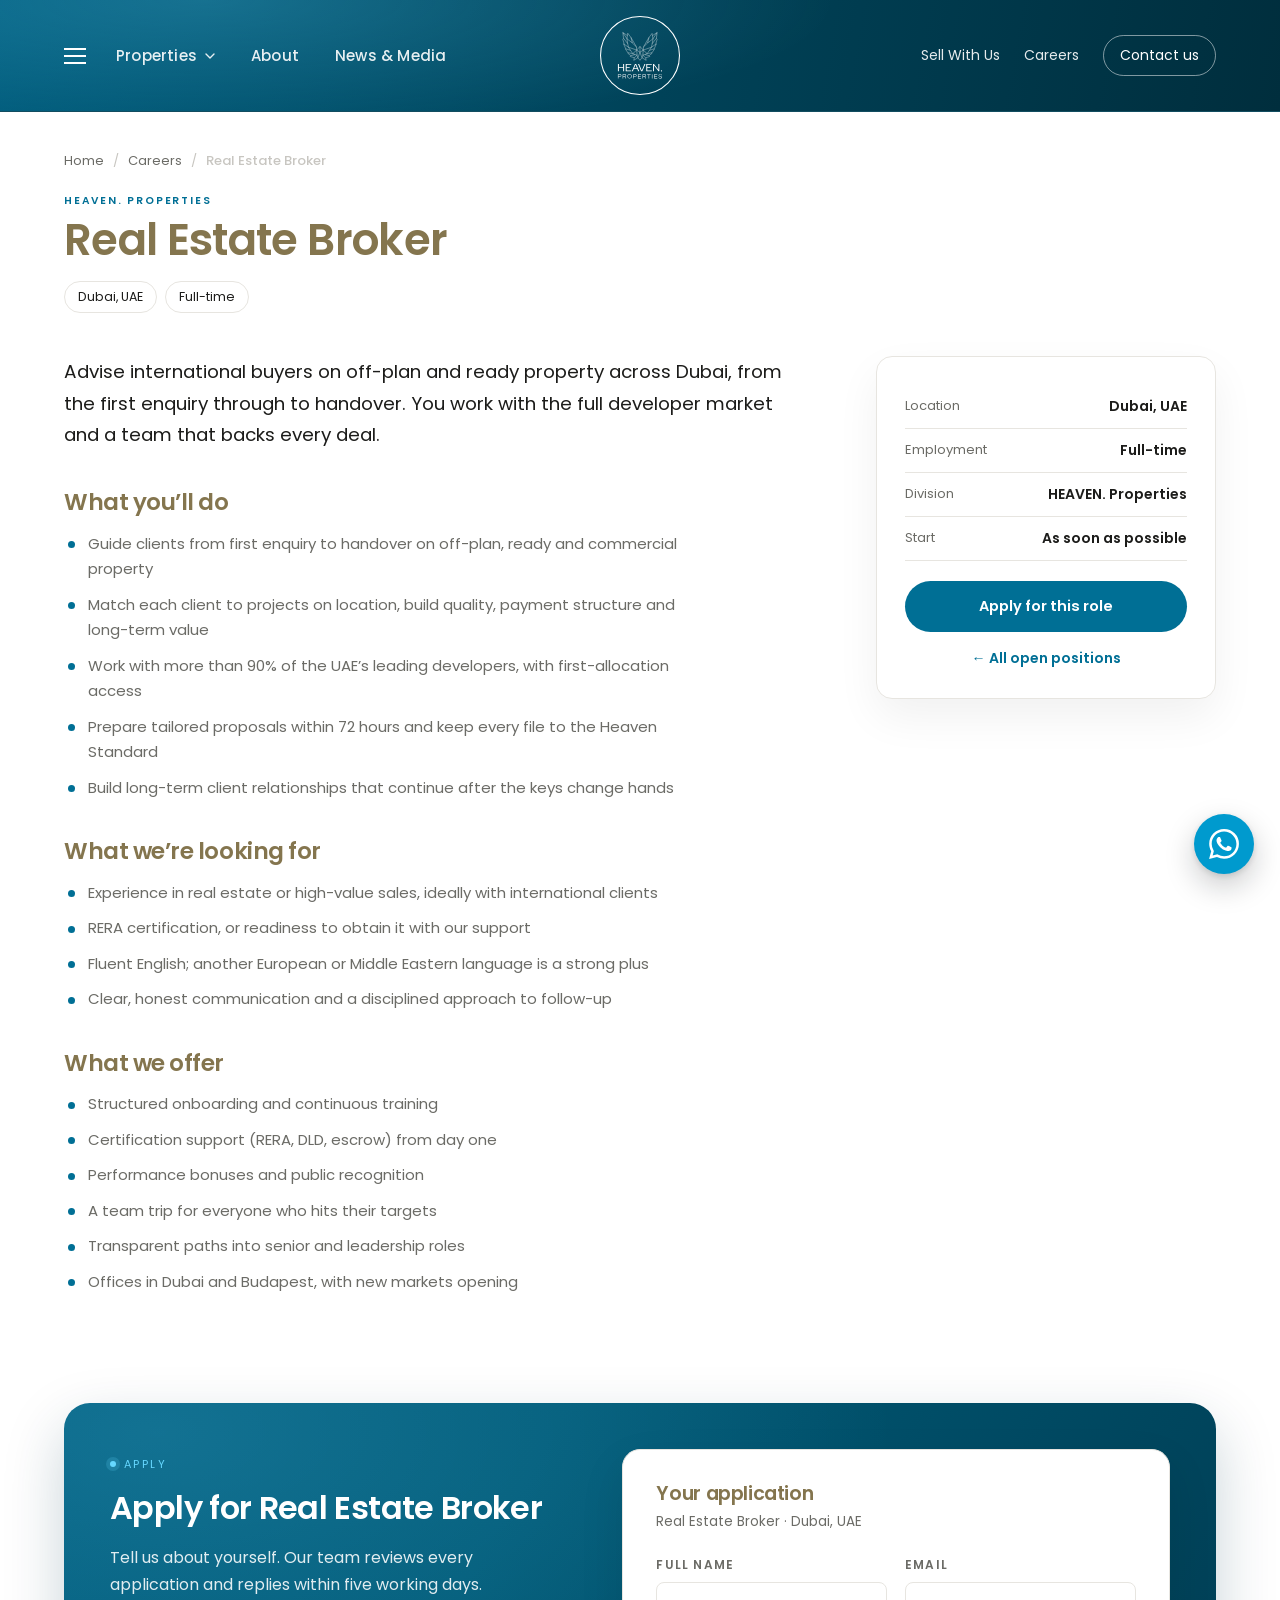
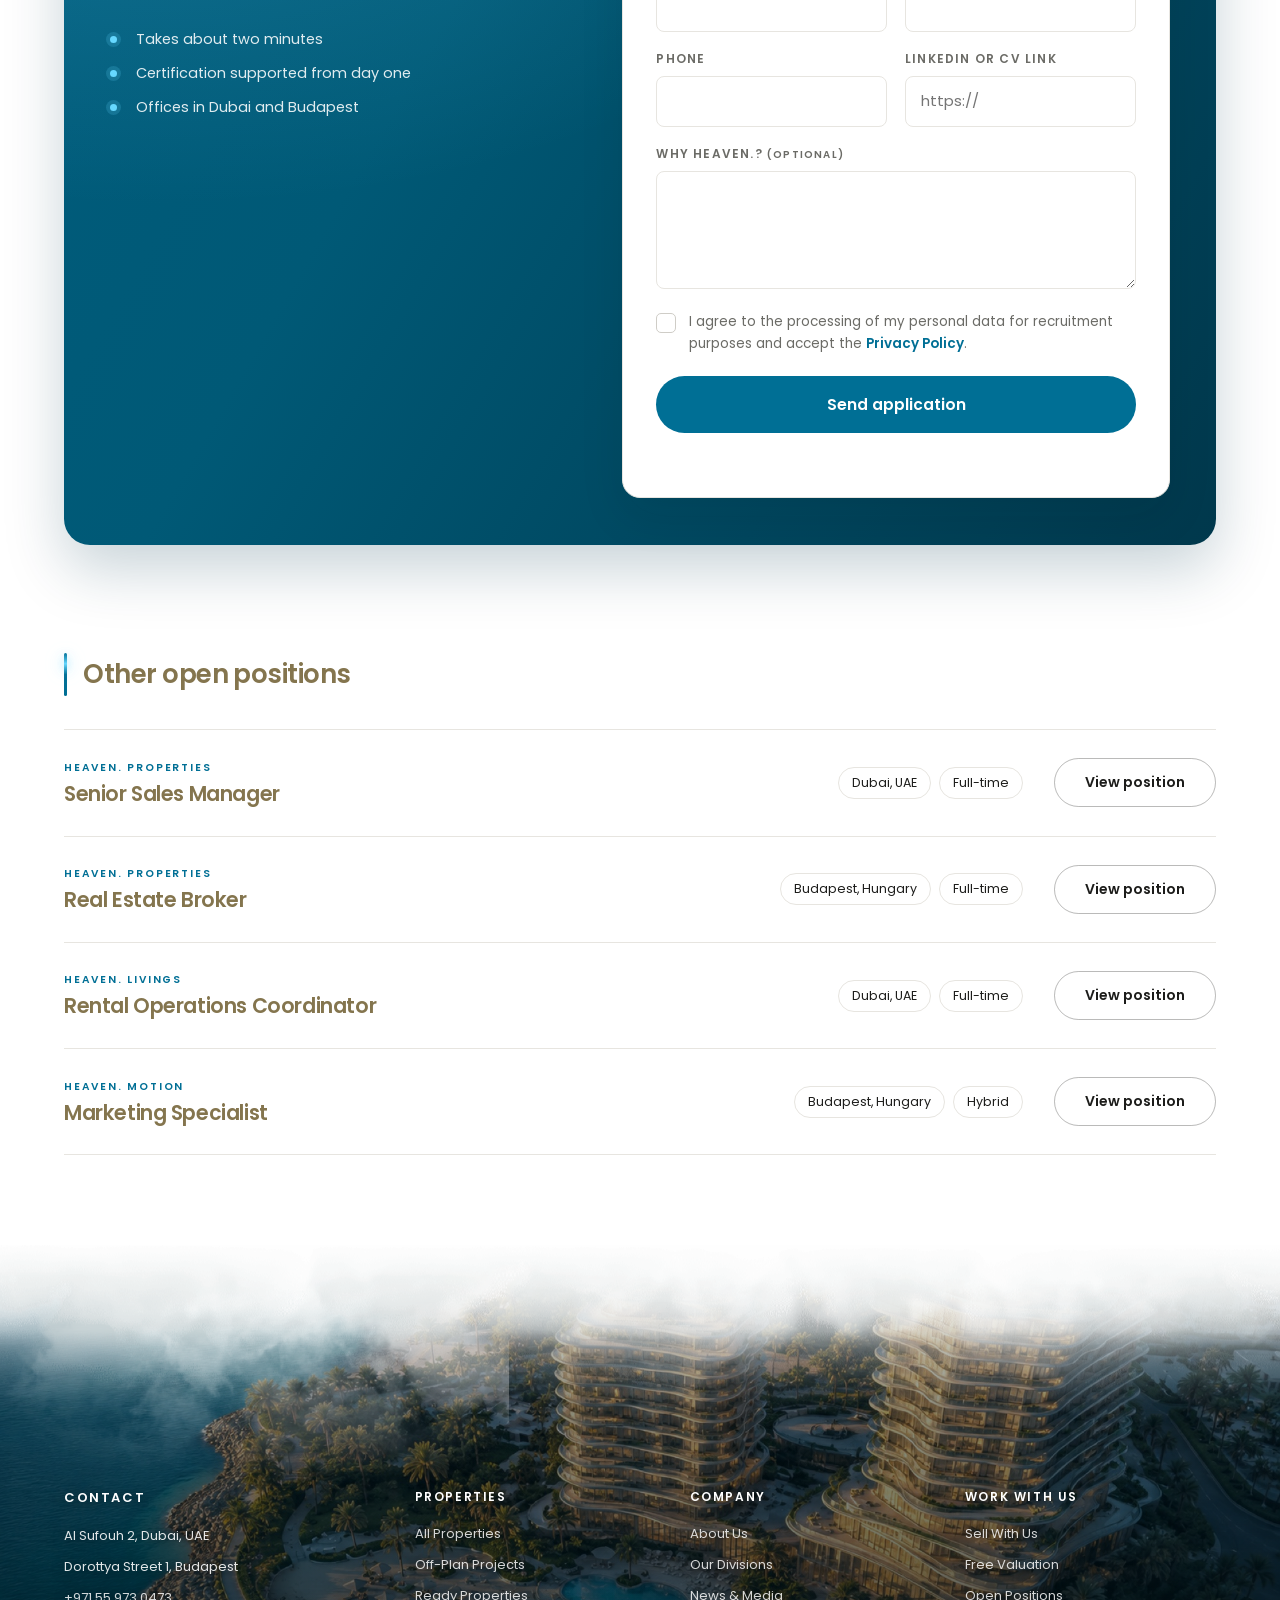
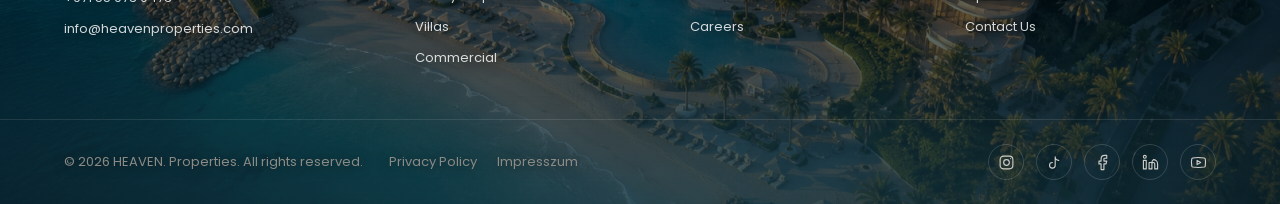
<file: job.html>
<!DOCTYPE html>
<html lang="en">
<head>
<meta charset="UTF-8">
<meta name="viewport" content="width=device-width, initial-scale=1.0">
<title>Real Estate Broker &mdash; Careers &mdash; HEAVEN. Properties</title>
<meta name="description" content="Open position at HEAVEN. Properties: role details and application.">
<link rel="preconnect" href="https://fonts.googleapis.com">
<link rel="preconnect" href="https://fonts.gstatic.com" crossorigin>
<link href="https://fonts.googleapis.com/css2?family=Poppins:wght@300;400;500;600;700&display=swap" rel="stylesheet">
<link rel="stylesheet" href="assets/styles.css?v=211">
</head>
<body>

<header class="site-header site-header--solid">
  <div class="header-overlay" id="headerOverlay">
    <div class="topbar">
      <div class="header-left">
        <button class="hamburger" id="hamburger" type="button" aria-label="Menu" aria-expanded="false" aria-controls="mobileMenu">
          <span></span><span></span><span></span>
        </button>
        <nav class="nav-left">
          <button class="nav-link" id="propertiesBtn" aria-expanded="false"
                  aria-controls="propertiesPanel" aria-haspopup="true">
            Properties
            <svg class="nav-chevron" width="10" height="6" viewBox="0 0 10 6" fill="none" aria-hidden="true">
              <path d="M1 1l4 4 4-4" stroke="currentColor" stroke-width="1.4" stroke-linecap="round" stroke-linejoin="round"/>
            </svg>
          </button>
          <a class="nav-link" href="/about.html">About</a>
          <a class="nav-link" href="/news.html">News &amp; Media</a>
        </nav>
      </div>

      <a class="logo" href="index.html" aria-label="Heaven Properties – home">
        <img src="/images/logo.svg" alt="Heaven Properties">
      </a>

      <div class="nav-right">
        <a href="/sell.html">Sell With Us</a>
        <a href="/careers.html">Careers</a>
        <a href="/contact.html" class="btn-ghost">Contact us</a>
      </div>
    </div>

    <div class="mega-panel" id="propertiesPanel" role="region" aria-label="Properties">
      <div class="mega-inner">
        <div class="mega-intro">
          <h2>Properties</h2>
          <p>Curated luxury homes across four destinations &mdash; from beachfront towers to lakeside estates.</p>
          <a href="/properties.html" class="pill">View All</a>
        </div>
        <div class="mega-cards">
          <a href="/properties.html?location=uae" class="dest-card">
            <div class="dest-swatch swatch" style="background-image:url('/images/country-dubai.png')"></div>
            <div class="dest-region">United Arab Emirates</div>
            <div class="dest-name">Dubai</div>
            <div class="dest-meta">Waterfront &amp; skyline residences</div>
          </a>
          <a href="/properties.html?location=hungary" class="dest-card">
            <div class="dest-swatch swatch" style="background-image:url('/images/country-hungary.png')"></div>
            <div class="dest-region">Budapest &amp; Balaton</div>
            <div class="dest-name">Hungary</div>
            <div class="dest-meta">Historic city &amp; lakeside estates</div>
          </a>
          <a href="/properties.html?location=spain" class="dest-card">
            <div class="dest-swatch swatch" style="background-image:url('/images/country-spain.png')"></div>
            <div class="dest-region">Costa del Sol &amp; Balearics</div>
            <div class="dest-name">Spain</div>
            <div class="dest-meta">Mediterranean villas &amp; fincas</div>
          </a>
          <a href="/properties.html?location=thailand" class="dest-card">
            <div class="dest-swatch swatch" style="background-image:url('/images/country-thailand.png')"></div>
            <div class="dest-region">Phuket &amp; Koh Samui</div>
            <div class="dest-name">Thailand</div>
            <div class="dest-meta">Tropical beachfront retreats</div>
          </a>
        </div>
      </div>
    </div>
  </div>

  </header>

<div class="mm-backdrop" id="mmBackdrop" hidden></div>
<div class="mobile-menu" id="mobileMenu" role="dialog" aria-modal="true" aria-label="Menu" hidden>
  <div class="mm-top">
    <button class="mm-close" id="mmClose" type="button" aria-label="Close menu">
      <svg viewBox="0 0 24 24" fill="none" stroke="currentColor" stroke-width="1.7" stroke-linecap="round" aria-hidden="true" focusable="false"><path d="M6 6 18 18M18 6 6 18"/></svg>
    </button>
  </div>

  <a class="mm-cta" href="/contact.html">
    <svg viewBox="0 0 24 24" aria-hidden="true"><path d="M3 6h18v12H3z"/><path d="m3 7 9 6 9-6"/></svg>
    Talk to an advisor
  </a>

  <nav class="mm-nav" aria-label="Main">
    <p class="mm-group">Browse</p>
    <a class="mm-item" href="/properties.html">
      <svg viewBox="0 0 24 24" aria-hidden="true"><path d="M3 10.5 12 4l9 6.5V20a1 1 0 0 1-1 1H4a1 1 0 0 1-1-1z"/><path d="M9.5 21v-6h5v6"/></svg>
      All properties</a>
    <a class="mm-item" href="/properties.html?location=uae">
      <svg viewBox="0 0 24 24" aria-hidden="true"><path d="M12 21s6.5-5.6 6.5-10.2A6.5 6.5 0 0 0 5.5 10.8C5.5 15.4 12 21 12 21Z"/><circle cx="12" cy="10.6" r="2.4"/></svg>
      Dubai</a>
    <a class="mm-item" href="/properties.html?location=hungary">
      <svg viewBox="0 0 24 24" aria-hidden="true"><path d="M12 21s6.5-5.6 6.5-10.2A6.5 6.5 0 0 0 5.5 10.8C5.5 15.4 12 21 12 21Z"/><circle cx="12" cy="10.6" r="2.4"/></svg>
      Hungary</a>
    <a class="mm-item" href="/properties.html?location=spain">
      <svg viewBox="0 0 24 24" aria-hidden="true"><path d="M12 21s6.5-5.6 6.5-10.2A6.5 6.5 0 0 0 5.5 10.8C5.5 15.4 12 21 12 21Z"/><circle cx="12" cy="10.6" r="2.4"/></svg>
      Spain</a>
    <a class="mm-item" href="/properties.html?location=thailand">
      <svg viewBox="0 0 24 24" aria-hidden="true"><path d="M12 21s6.5-5.6 6.5-10.2A6.5 6.5 0 0 0 5.5 10.8C5.5 15.4 12 21 12 21Z"/><circle cx="12" cy="10.6" r="2.4"/></svg>
      Thailand</a>

    <p class="mm-group">Company</p>
    <a class="mm-item" href="/about.html">
      <svg viewBox="0 0 24 24" aria-hidden="true"><circle cx="12" cy="12" r="9"/><path d="M12 16v-5M12 8h.01"/></svg>
      About</a>
    <a class="mm-item" href="/news.html">
      <svg viewBox="0 0 24 24" aria-hidden="true"><path d="M4 5h13v14H5a1 1 0 0 1-1-1z"/><path d="M17 8h3v9a2 2 0 0 1-3 1.7"/><path d="M7 9h7M7 13h7"/></svg>
      News &amp; Media</a>

    <p class="mm-group">Work with us</p>
    <a class="mm-item" href="/sell.html">
      <svg viewBox="0 0 24 24" aria-hidden="true"><path d="M3 9.5 12 4l9 5.5V20H3z"/><path d="M9 20v-5h6v5"/></svg>
      Sell With Us</a>
    <a class="mm-item" href="/careers.html">
      <svg viewBox="0 0 24 24" aria-hidden="true"><circle cx="9" cy="8" r="3.2"/><path d="M3 20a6 6 0 0 1 12 0"/><path d="M17 11h4M19 9v4"/></svg>
      Careers</a>
  </nav>

  <div class="mm-foot">
    <a href="tel:+971559730473">+971 55 973 0473</a>
    <a href="mailto:info@heavenproperties.com">info@heavenproperties.com</a>
  </div>
</div>

<div class="nav-scrim" id="navScrim" aria-hidden="true"></div>

<main class="job-page">
  <div class="container job-top">
    <nav class="crumbs" aria-label="Breadcrumb">
      <a href="/index.html">Home</a><span>/</span>
      <a href="/careers.html">Careers</a><span>/</span>
      <span class="crumb-current" id="jobCrumb">Real Estate Broker</span>
    </nav>
    <span class="job-div" id="jobDiv">HEAVEN. Properties</span>
    <h1 id="jobTitle">Real Estate Broker</h1>
    <ul class="job-tags" id="jobTags"><li>Dubai, UAE</li><li>Full-time</li></ul>
  </div>

  <div class="container job-layout">
    <article class="job-content">
      <p class="job-intro" id="jobIntro">Advise international buyers on off-plan and ready property across Dubai, from the first enquiry through to handover. You work with the full developer market and a team that backs every deal.</p>
      <h2>What you&rsquo;ll do</h2>
      <ul class="job-bullets" id="jobDo">
          <li>Guide clients from first enquiry to handover on off-plan, ready and commercial property</li>
          <li>Match each client to projects on location, build quality, payment structure and long-term value</li>
          <li>Work with more than 90% of the UAE&rsquo;s leading developers, with first-allocation access</li>
          <li>Prepare tailored proposals within 72 hours and keep every file to the Heaven Standard</li>
          <li>Build long-term client relationships that continue after the keys change hands</li>
      </ul>
      <h2>What we&rsquo;re looking for</h2>
      <ul class="job-bullets" id="jobNeed">
          <li>Experience in real estate or high-value sales, ideally with international clients</li>
          <li>RERA certification, or readiness to obtain it with our support</li>
          <li>Fluent English; another European or Middle Eastern language is a strong plus</li>
          <li>Clear, honest communication and a disciplined approach to follow-up</li>
      </ul>
      <h2>What we offer</h2>
      <ul class="job-bullets">
          <li>Structured onboarding and continuous training</li>
          <li>Certification support (RERA, DLD, escrow) from day one</li>
          <li>Performance bonuses and public recognition</li>
          <li>A team trip for everyone who hits their targets</li>
          <li>Transparent paths into senior and leadership roles</li>
          <li>Offices in Dubai and Budapest, with new markets opening</li>
      </ul>
    </article>

    <aside class="job-aside">
      <div class="job-card">
        <dl class="job-facts">
          <div><dt>Location</dt><dd id="factPlace">Dubai, UAE</dd></div>
          <div><dt>Employment</dt><dd id="factType">Full-time</dd></div>
          <div><dt>Division</dt><dd id="factDiv">HEAVEN. Properties</dd></div>
          <div><dt>Start</dt><dd>As soon as possible</dd></div>
        </dl>
        <a class="btn-solid job-card-cta" href="#apply">Apply for this role</a>
        <a class="link-teal" href="/careers.html">&larr; All open positions</a>
      </div>
    </aside>
  </div>

  <section class="container contact" id="apply">
    <div class="contact-panel">
    <div class="contact-grid">
      <div class="contact-intro">
        <span class="contact-eyebrow">Apply</span>
        <h2 id="applyTitle">Apply for Real Estate Broker</h2>
        <p>Tell us about yourself. Our team reviews every application and replies within five working days.</p>
        <ul class="contact-points">
          <li>Takes about two minutes</li>
          <li>Certification supported from day one</li>
          <li>Offices in Dubai and Budapest</li>
        </ul>
      </div>

      <form class="contact-form" id="applyForm" novalidate>
        <input type="hidden" name="position" id="applyPosition" value="Real Estate Broker &mdash; Dubai, UAE">
        <div class="contact-form-head">
          <h3>Your application</h3>
          <p id="applyFor">Real Estate Broker &middot; Dubai, UAE</p>
        </div>
        <div class="field-row">
          <label class="field">
            <span>Full name</span>
            <input type="text" name="name" autocomplete="name" required>
          </label>
          <label class="field">
            <span>Email</span>
            <input type="email" name="email" autocomplete="email" required>
          </label>
        </div>
        <div class="field-row">
          <label class="field">
            <span>Phone</span>
            <input type="tel" name="phone" autocomplete="tel">
          </label>
          <label class="field">
            <span>LinkedIn or CV link</span>
            <input type="url" name="link" placeholder="https://">
          </label>
        </div>
        <label class="field">
          <span>Why HEAVEN.? <small>(optional)</small></span>
          <textarea name="message" rows="4"></textarea>
        </label>
        <label class="checkfield">
          <input type="checkbox" name="consent" required>
          <span class="checkbox-box" aria-hidden="true"></span>
          <span class="checkfield-text">I agree to the processing of my personal data for recruitment purposes and accept the <a href="/privacy.html" target="_blank" rel="noopener">Privacy Policy</a>.</span>
        </label>
        <button type="submit" class="btn-solid">Send application</button>
        <p class="form-note" id="applyNote" role="status"></p>
      </form>
    </div>
    </div>
  </section>

  <section class="container other-jobs">
    <div class="section-head"><h2 class="section-title">Other open positions</h2></div>
    <div class="job-list" id="otherJobs">
      <article class="job" data-loc="dubai">
        <div class="job-main">
          <span class="job-div">HEAVEN. Properties</span>
          <h3><a href="/job.html?id=sales-manager-dubai">Senior Sales Manager</a></h3>
        </div>
        <ul class="job-tags"><li>Dubai, UAE</li><li>Full-time</li></ul>
        <a class="btn-outline job-apply" href="/job.html?id=sales-manager-dubai">View position</a>
      </article>
      <article class="job" data-loc="budapest">
        <div class="job-main">
          <span class="job-div">HEAVEN. Properties</span>
          <h3><a href="/job.html?id=broker-budapest">Real Estate Broker</a></h3>
        </div>
        <ul class="job-tags"><li>Budapest, Hungary</li><li>Full-time</li></ul>
        <a class="btn-outline job-apply" href="/job.html?id=broker-budapest">View position</a>
      </article>
      <article class="job" data-loc="dubai">
        <div class="job-main">
          <span class="job-div">HEAVEN. Livings</span>
          <h3><a href="/job.html?id=rental-ops-dubai">Rental Operations Coordinator</a></h3>
        </div>
        <ul class="job-tags"><li>Dubai, UAE</li><li>Full-time</li></ul>
        <a class="btn-outline job-apply" href="/job.html?id=rental-ops-dubai">View position</a>
      </article>
      <article class="job" data-loc="budapest">
        <div class="job-main">
          <span class="job-div">HEAVEN. Motion</span>
          <h3><a href="/job.html?id=marketing-budapest">Marketing Specialist</a></h3>
        </div>
        <ul class="job-tags"><li>Budapest, Hungary</li><li>Hybrid</li></ul>
        <a class="btn-outline job-apply" href="/job.html?id=marketing-budapest">View position</a>
      </article>
    </div>
  </section>
</main>

<footer class="site-footer">
  <div class="cloud-band cloud-band--top" aria-hidden="true">
    <div class="cloud-drift">
      <span class="cloud-layer back"></span>
      <span class="cloud-layer front"></span>
    </div>
    <div class="cloud-solid"></div>
  </div>

  <svg class="icon-sprite" aria-hidden="true" focusable="false">
    <symbol id="ic-instagram" viewBox="0 0 24 24">
      <rect x="3" y="3" width="18" height="18" rx="5"/>
      <circle cx="12" cy="12" r="4"/>
      <path d="M17.5 6.5h.01"/>
    </symbol>
    <symbol id="ic-tiktok" viewBox="0 0 24 24">
      <path d="M9 12a4 4 0 1 0 4 4V4a5 5 0 0 0 5 5"/>
    </symbol>
    <symbol id="ic-facebook" viewBox="0 0 24 24">
      <path d="M18 2h-3a5 5 0 0 0-5 5v3H7v4h3v8h4v-8h3l1-4h-4V7a1 1 0 0 1 1-1h3z"/>
    </symbol>
    <symbol id="ic-linkedin" viewBox="0 0 24 24">
      <path d="M16 8a6 6 0 0 1 6 6v7h-4v-7a2 2 0 0 0-4 0v7h-4v-9h4v1.5A6 6 0 0 1 16 8z"/>
      <rect x="2" y="9" width="4" height="12"/>
      <circle cx="4" cy="4" r="2"/>
    </symbol>
    <symbol id="ic-youtube" viewBox="0 0 24 24">
      <path d="M2.5 17a24.1 24.1 0 0 1 0-10 2 2 0 0 1 1.4-1.4 49.6 49.6 0 0 1 16.2 0A2 2 0 0 1 21.5 7a24.1 24.1 0 0 1 0 10 2 2 0 0 1-1.4 1.4 49.6 49.6 0 0 1-16.2 0A2 2 0 0 1 2.5 17"/>
      <path d="m10 15 5-3-5-3z"/>
    </symbol>
  </svg>

  <div class="container footer-grid">
    <div>
      <h5><a href="/contact.html">Contact</a></h5>
      <address class="footer-contact">
        <span>Al Sufouh 2, Dubai, UAE</span>
        <span>Dorottya Street 1, Budapest</span>
        <a href="tel:+971559730473">+971 55 973 0473</a>
        <a href="mailto:info@heavenproperties.com">info@heavenproperties.com</a>
      </address>
    </div>
    <div>
      <h5>Properties</h5>
      <a href="/properties.html">All Properties</a>
      <a href="/properties.html?status=off-plan">Off-Plan Projects</a>
      <a href="/properties.html?status=ready">Ready Properties</a>
      <a href="/properties.html?type=villa">Villas</a>
      <a href="/properties.html?type=commercial">Commercial</a>
    </div>
    <div>
      <h5>Company</h5>
      <a href="/about.html">About Us</a>
      <a href="/about.html#divisions">Our Divisions</a>
      <a href="/news.html">News &amp; Media</a>
      <a href="/careers.html">Careers</a>
    </div>
    <div>
      <h5>Work With Us</h5>
      <a href="/sell.html">Sell With Us</a>
      <a href="/sell.html#valuation">Free Valuation</a>
      <a href="/careers.html#positions">Open Positions</a>
      <a href="/contact.html">Contact Us</a>
    </div>
  </div>

  <div class="container footer-bottom">
    <div class="footer-legal">
      <span>&copy; 2026 HEAVEN. Properties. All rights reserved.</span>
      <nav class="footer-legal-links" aria-label="Legal">
        <a href="/privacy.html">Privacy Policy</a>
        <a href="/impresszum.html">Impresszum</a>
      </nav>
    </div>
    <div class="social-row">
      <a href="https://www.instagram.com/theheavenglobal/" target="_blank" rel="noopener" aria-label="Instagram"><svg aria-hidden="true" focusable="false"><use href="#ic-instagram"></use></svg></a>
      <a href="https://www.tiktok.com/@theheavenglobal" target="_blank" rel="noopener" aria-label="TikTok"><svg aria-hidden="true" focusable="false"><use href="#ic-tiktok"></use></svg></a>
      <a href="https://www.facebook.com/profile.php?id=61555367683600" target="_blank" rel="noopener" aria-label="Facebook"><svg aria-hidden="true" focusable="false"><use href="#ic-facebook"></use></svg></a>
      <a href="https://www.linkedin.com/company/101492278" target="_blank" rel="noopener" aria-label="LinkedIn"><svg aria-hidden="true" focusable="false"><use href="#ic-linkedin"></use></svg></a>
      <a href="https://www.youtube.com/@theheavenglobal" target="_blank" rel="noopener" aria-label="YouTube"><svg aria-hidden="true" focusable="false"><use href="#ic-youtube"></use></svg></a>
    </div>
  </div>
</footer>

<script src="assets/job.js?v=194" defer></script>
<!-- WhatsApp widget: saját gomb + kártya, külső szkript nélkül -->
<div class="wa-widget" id="waWidget">
  <div class="wa-card" id="waCard" role="dialog" aria-labelledby="waTitle" hidden>
    <div class="wa-card-head">
      <span class="wa-avatar"><img src="/images/logo.svg" alt=""></span>
      <div class="wa-card-title">
        <strong id="waTitle">HEAVEN. Properties</strong>
        <span>Replies within 24 hours</span>
      </div>
      <button class="wa-close" id="waClose" type="button" aria-label="Close chat">
        <svg viewBox="0 0 24 24" aria-hidden="true" focusable="false"><path d="M6 6 18 18M18 6 6 18"/></svg>
      </button>
    </div>
    <div class="wa-card-body">
      <p class="wa-bubble">Hi there! &#128075;<br>Looking for your piece of HEAVEN.? Send us a message on WhatsApp and a dedicated advisor will get back to you.</p>
    </div>
    <div class="wa-card-foot">
      <a class="wa-start" href="https://wa.me/971559730473?text=Hi%20HEAVEN.%20Properties%2C%20I%E2%80%99d%20like%20to%20know%20more." target="_blank" rel="noopener">
        <svg viewBox="0 0 24 24" aria-hidden="true" focusable="false"><path d="M17.472 14.382c-.297-.149-1.758-.867-2.03-.967-.273-.099-.471-.148-.67.15-.197.297-.767.966-.94 1.164-.173.199-.347.223-.644.075-.297-.15-1.255-.463-2.39-1.475-.883-.788-1.48-1.761-1.653-2.059-.173-.297-.018-.458.13-.606.134-.133.298-.347.446-.52.149-.174.198-.298.298-.497.099-.198.05-.371-.025-.52-.075-.149-.669-1.612-.916-2.207-.242-.579-.487-.5-.669-.51-.173-.008-.371-.01-.57-.01-.198 0-.52.074-.792.372-.272.297-1.04 1.016-1.04 2.479 0 1.462 1.065 2.875 1.213 3.074.149.198 2.096 3.2 5.077 4.487.709.306 1.262.489 1.694.625.712.227 1.36.195 1.871.118.571-.085 1.758-.719 2.006-1.413.248-.694.248-1.289.173-1.413-.074-.124-.272-.198-.57-.347m-5.421 7.403h-.004a9.87 9.87 0 0 1-5.031-1.378l-.361-.214-3.741.982.998-3.648-.235-.374a9.86 9.86 0 0 1-1.51-5.26c.001-5.45 4.436-9.884 9.888-9.884 2.64 0 5.122 1.03 6.988 2.898a9.825 9.825 0 0 1 2.893 6.994c-.003 5.45-4.437 9.884-9.885 9.884m8.413-18.297A11.815 11.815 0 0 0 12.05 0C5.495 0 .16 5.335.157 11.892c0 2.096.547 4.142 1.588 5.945L.057 24l6.305-1.654a11.882 11.882 0 0 0 5.683 1.448h.005c6.554 0 11.89-5.335 11.893-11.893a11.821 11.821 0 0 0-3.48-8.413Z"/></svg>
        Start chat
      </a>
    </div>
  </div>
  <button class="wa-fab" id="waFab" type="button" aria-expanded="false" aria-controls="waCard" aria-label="Chat with us on WhatsApp">
    <svg class="wa-fab-icon" viewBox="0 0 24 24" aria-hidden="true" focusable="false"><path d="M17.472 14.382c-.297-.149-1.758-.867-2.03-.967-.273-.099-.471-.148-.67.15-.197.297-.767.966-.94 1.164-.173.199-.347.223-.644.075-.297-.15-1.255-.463-2.39-1.475-.883-.788-1.48-1.761-1.653-2.059-.173-.297-.018-.458.13-.606.134-.133.298-.347.446-.52.149-.174.198-.298.298-.497.099-.198.05-.371-.025-.52-.075-.149-.669-1.612-.916-2.207-.242-.579-.487-.5-.669-.51-.173-.008-.371-.01-.57-.01-.198 0-.52.074-.792.372-.272.297-1.04 1.016-1.04 2.479 0 1.462 1.065 2.875 1.213 3.074.149.198 2.096 3.2 5.077 4.487.709.306 1.262.489 1.694.625.712.227 1.36.195 1.871.118.571-.085 1.758-.719 2.006-1.413.248-.694.248-1.289.173-1.413-.074-.124-.272-.198-.57-.347m-5.421 7.403h-.004a9.87 9.87 0 0 1-5.031-1.378l-.361-.214-3.741.982.998-3.648-.235-.374a9.86 9.86 0 0 1-1.51-5.26c.001-5.45 4.436-9.884 9.888-9.884 2.64 0 5.122 1.03 6.988 2.898a9.825 9.825 0 0 1 2.893 6.994c-.003 5.45-4.437 9.884-9.885 9.884m8.413-18.297A11.815 11.815 0 0 0 12.05 0C5.495 0 .16 5.335.157 11.892c0 2.096.547 4.142 1.588 5.945L.057 24l6.305-1.654a11.882 11.882 0 0 0 5.683 1.448h.005c6.554 0 11.89-5.335 11.893-11.893a11.821 11.821 0 0 0-3.48-8.413Z"/></svg>
    <svg class="wa-fab-close" viewBox="0 0 24 24" aria-hidden="true" focusable="false"><path d="M6 6 18 18M18 6 6 18"/></svg>
  </button>
</div>

<script src="assets/app.js?v=203" defer></script>
</body>
</html>
</file>
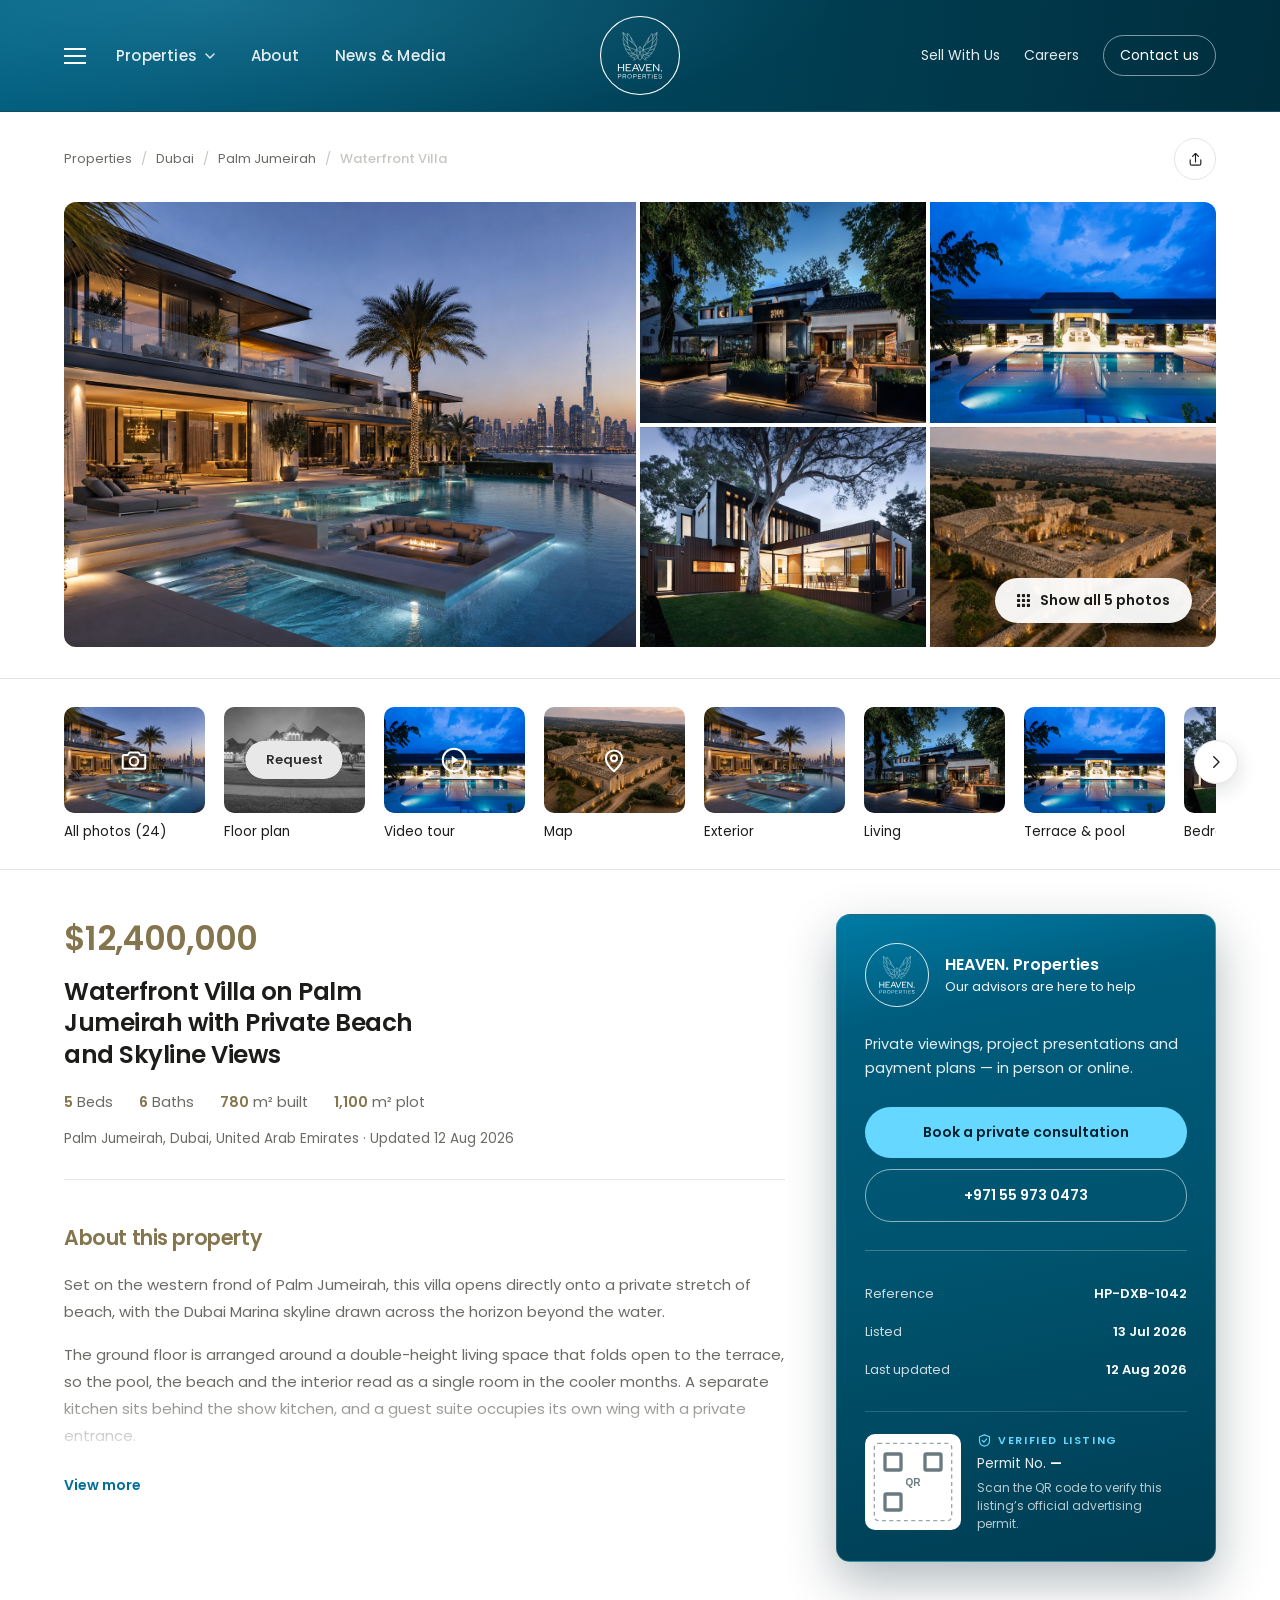
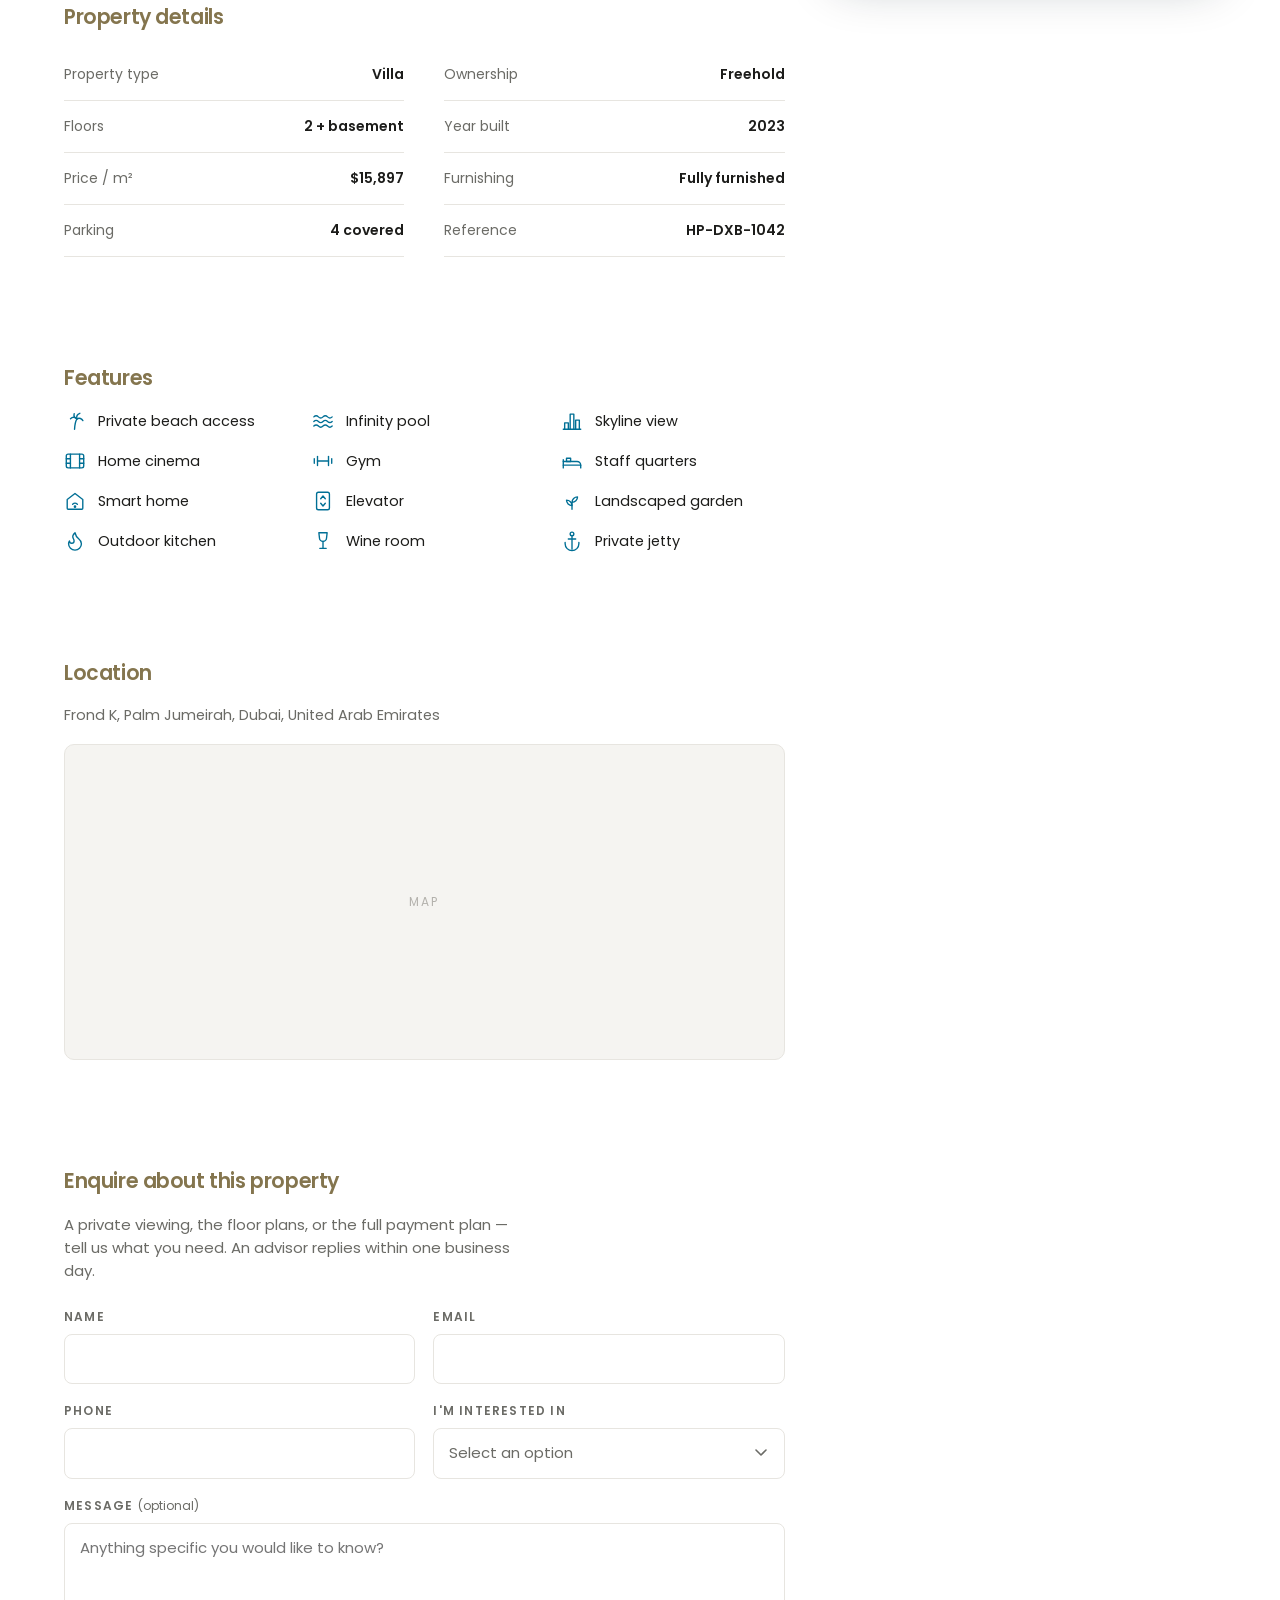
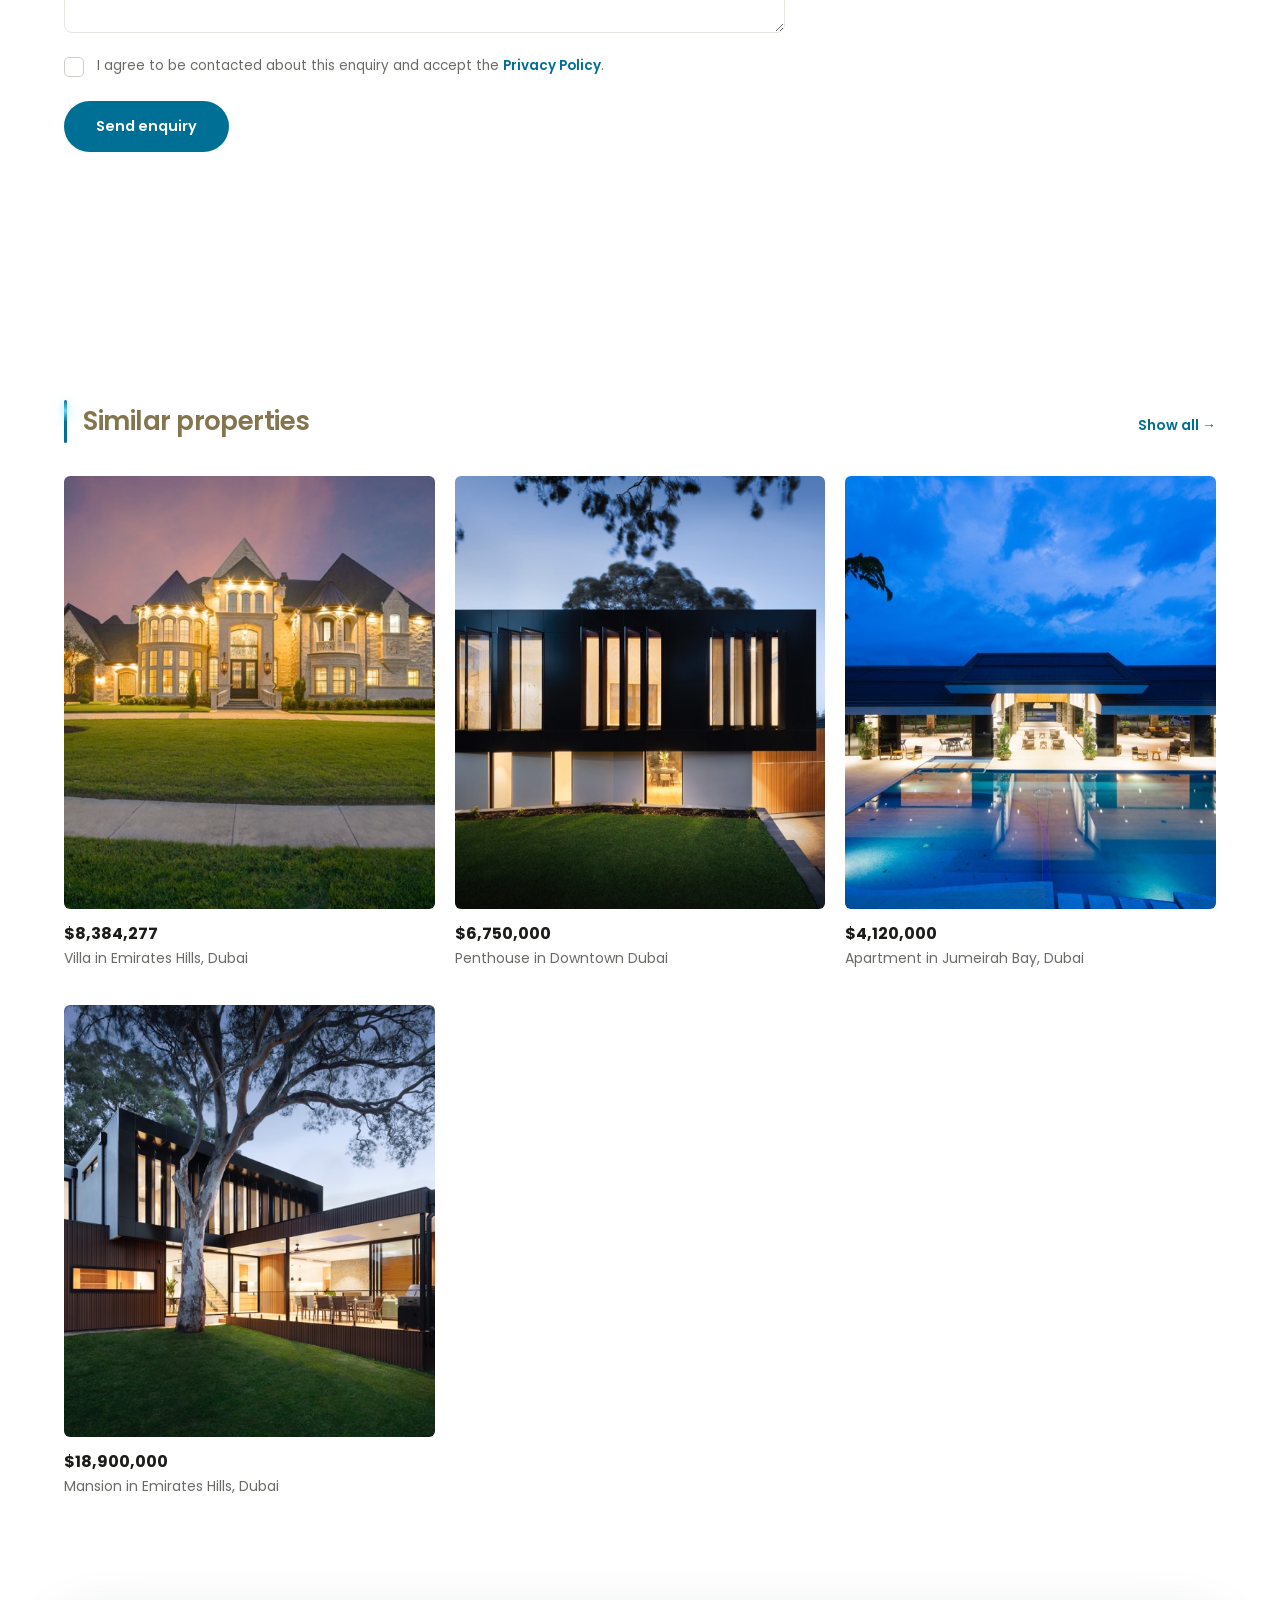
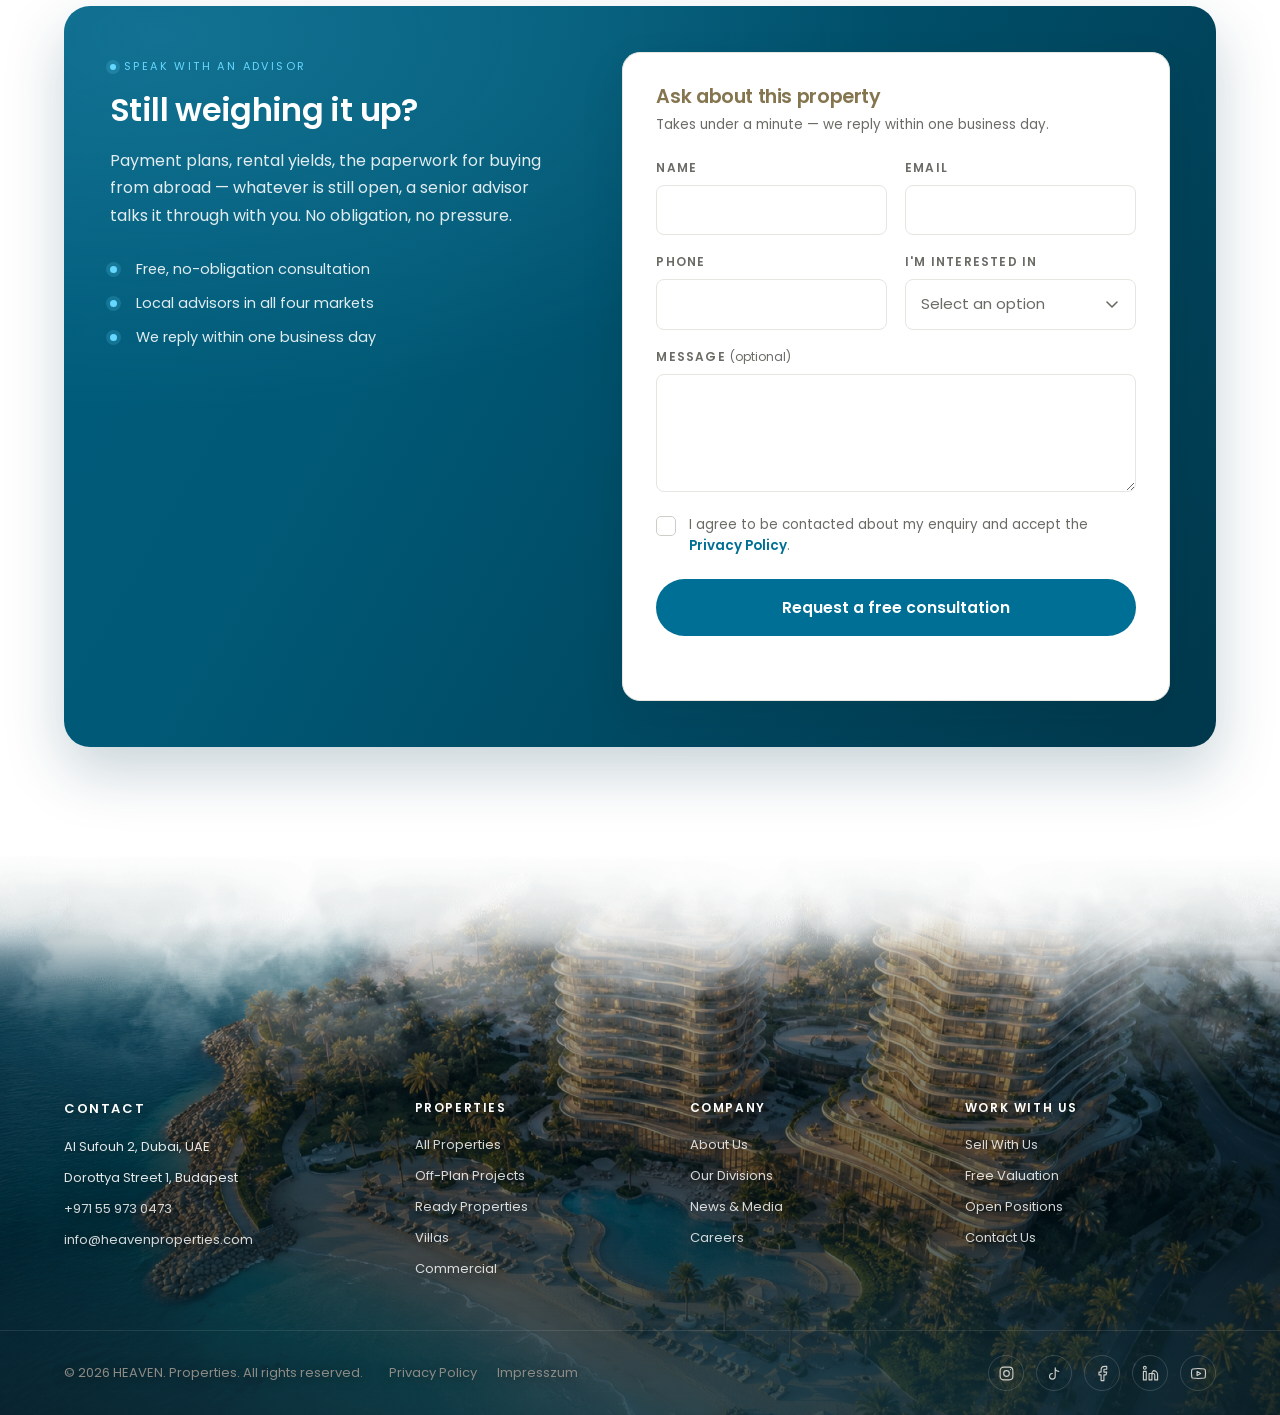
<file: listing.html>
<!DOCTYPE html>
<html lang="en">
<head>
<meta charset="UTF-8">
<meta name="viewport" content="width=device-width, initial-scale=1.0">
<title>Waterfront Villa, Palm Jumeirah — HEAVEN. Properties</title>
<meta name="description" content="Five-bedroom waterfront villa on Palm Jumeirah with private beach access, infinity pool and Dubai skyline views. 780 m² built, fully furnished.">
<link rel="preconnect" href="https://fonts.googleapis.com">
<link rel="preconnect" href="https://fonts.gstatic.com" crossorigin>
<link href="https://fonts.googleapis.com/css2?family=Poppins:wght@300;400;500;600;700&display=swap" rel="stylesheet">
<link rel="stylesheet" href="assets/styles.css?v=211">
</head>
<body class="has-action-bar">

<header class="site-header site-header--solid">
  <div class="header-overlay" id="headerOverlay">
    <div class="topbar">
      <div class="header-left">
        <button class="hamburger" id="hamburger" type="button" aria-label="Menu" aria-expanded="false" aria-controls="mobileMenu">
          <span></span><span></span><span></span>
        </button>
        <nav class="nav-left">
          <button class="nav-link" id="propertiesBtn" aria-expanded="false"
                  aria-controls="propertiesPanel" aria-haspopup="true">
            Properties
            <svg class="nav-chevron" width="10" height="6" viewBox="0 0 10 6" fill="none" aria-hidden="true">
              <path d="M1 1l4 4 4-4" stroke="currentColor" stroke-width="1.4" stroke-linecap="round" stroke-linejoin="round"/>
            </svg>
          </button>
          <a class="nav-link" href="/about.html">About</a>
          <a class="nav-link" href="/news.html">News &amp; Media</a>
        </nav>
      </div>

      <a class="logo" href="index.html" aria-label="Heaven Properties – home">
        <img src="/images/logo.svg" alt="Heaven Properties">
      </a>

      <div class="nav-right">
        <a href="/sell.html">Sell With Us</a>
        <a href="/careers.html">Careers</a>
        <a href="/contact.html" class="btn-ghost">Contact us</a>
      </div>
    </div>

    <div class="mega-panel" id="propertiesPanel" role="region" aria-label="Properties">
      <div class="mega-inner">
        <div class="mega-intro">
          <h2>Properties</h2>
          <p>Curated luxury homes across four destinations &mdash; from beachfront towers to lakeside estates.</p>
          <a href="/properties.html" class="pill">View All</a>
        </div>
        <div class="mega-cards">
          <a href="/properties.html?location=uae" class="dest-card">
            <div class="dest-swatch swatch" style="background-image:url('/images/country-dubai.png')"></div>
            <div class="dest-region">United Arab Emirates</div>
            <div class="dest-name">Dubai</div>
            <div class="dest-meta">Waterfront &amp; skyline residences</div>
          </a>
          <a href="/properties.html?location=hungary" class="dest-card">
            <div class="dest-swatch swatch" style="background-image:url('/images/country-hungary.png')"></div>
            <div class="dest-region">Budapest &amp; Balaton</div>
            <div class="dest-name">Hungary</div>
            <div class="dest-meta">Historic city &amp; lakeside estates</div>
          </a>
          <a href="/properties.html?location=spain" class="dest-card">
            <div class="dest-swatch swatch" style="background-image:url('/images/country-spain.png')"></div>
            <div class="dest-region">Costa del Sol &amp; Balearics</div>
            <div class="dest-name">Spain</div>
            <div class="dest-meta">Mediterranean villas &amp; fincas</div>
          </a>
          <a href="/properties.html?location=thailand" class="dest-card">
            <div class="dest-swatch swatch" style="background-image:url('/images/country-thailand.png')"></div>
            <div class="dest-region">Phuket &amp; Koh Samui</div>
            <div class="dest-name">Thailand</div>
            <div class="dest-meta">Tropical beachfront retreats</div>
          </a>
        </div>
      </div>
    </div>
  </div>

  </header>

<div class="nav-scrim" id="navScrim" aria-hidden="true"></div>

<div class="mm-backdrop" id="mmBackdrop" hidden></div>
<div class="mobile-menu" id="mobileMenu" role="dialog" aria-modal="true" aria-label="Menu" hidden>
  <div class="mm-top">
    <button class="mm-close" id="mmClose" type="button" aria-label="Close menu">
      <svg viewBox="0 0 24 24" fill="none" stroke="currentColor" stroke-width="1.7" stroke-linecap="round" aria-hidden="true" focusable="false"><path d="M6 6 18 18M18 6 6 18"/></svg>
    </button>
  </div>

  <a class="mm-cta" href="/contact.html">
    <svg viewBox="0 0 24 24" aria-hidden="true"><path d="M3 6h18v12H3z"/><path d="m3 7 9 6 9-6"/></svg>
    Talk to an advisor
  </a>

  <nav class="mm-nav" aria-label="Main">
    <p class="mm-group">Browse</p>
    <a class="mm-item" href="/properties.html">
      <svg viewBox="0 0 24 24" aria-hidden="true"><path d="M3 10.5 12 4l9 6.5V20a1 1 0 0 1-1 1H4a1 1 0 0 1-1-1z"/><path d="M9.5 21v-6h5v6"/></svg>
      All properties</a>
    <a class="mm-item" href="/properties.html?location=uae">
      <svg viewBox="0 0 24 24" aria-hidden="true"><path d="M12 21s6.5-5.6 6.5-10.2A6.5 6.5 0 0 0 5.5 10.8C5.5 15.4 12 21 12 21Z"/><circle cx="12" cy="10.6" r="2.4"/></svg>
      Dubai</a>
    <a class="mm-item" href="/properties.html?location=hungary">
      <svg viewBox="0 0 24 24" aria-hidden="true"><path d="M12 21s6.5-5.6 6.5-10.2A6.5 6.5 0 0 0 5.5 10.8C5.5 15.4 12 21 12 21Z"/><circle cx="12" cy="10.6" r="2.4"/></svg>
      Hungary</a>
    <a class="mm-item" href="/properties.html?location=spain">
      <svg viewBox="0 0 24 24" aria-hidden="true"><path d="M12 21s6.5-5.6 6.5-10.2A6.5 6.5 0 0 0 5.5 10.8C5.5 15.4 12 21 12 21Z"/><circle cx="12" cy="10.6" r="2.4"/></svg>
      Spain</a>
    <a class="mm-item" href="/properties.html?location=thailand">
      <svg viewBox="0 0 24 24" aria-hidden="true"><path d="M12 21s6.5-5.6 6.5-10.2A6.5 6.5 0 0 0 5.5 10.8C5.5 15.4 12 21 12 21Z"/><circle cx="12" cy="10.6" r="2.4"/></svg>
      Thailand</a>

    <p class="mm-group">Company</p>
    <a class="mm-item" href="/about.html">
      <svg viewBox="0 0 24 24" aria-hidden="true"><circle cx="12" cy="12" r="9"/><path d="M12 16v-5M12 8h.01"/></svg>
      About</a>
    <a class="mm-item" href="/news.html">
      <svg viewBox="0 0 24 24" aria-hidden="true"><path d="M4 5h13v14H5a1 1 0 0 1-1-1z"/><path d="M17 8h3v9a2 2 0 0 1-3 1.7"/><path d="M7 9h7M7 13h7"/></svg>
      News &amp; Media</a>

    <p class="mm-group">Work with us</p>
    <a class="mm-item" href="/sell.html">
      <svg viewBox="0 0 24 24" aria-hidden="true"><path d="M3 9.5 12 4l9 5.5V20H3z"/><path d="M9 20v-5h6v5"/></svg>
      Sell With Us</a>
    <a class="mm-item" href="/careers.html">
      <svg viewBox="0 0 24 24" aria-hidden="true"><circle cx="9" cy="8" r="3.2"/><path d="M3 20a6 6 0 0 1 12 0"/><path d="M17 11h4M19 9v4"/></svg>
      Careers</a>
  </nav>

  <div class="mm-foot">
    <a href="tel:+971559730473">+971 55 973 0473</a>
    <a href="mailto:info@heavenproperties.com">info@heavenproperties.com</a>
  </div>
</div>

<main class="listing">
  <div class="container listing-bar">
    <nav class="crumbs" aria-label="Breadcrumb">
      <a href="/properties.html">Properties</a><span>/</span>
      <a href="/properties.html?location=uae">Dubai</a><span>/</span>
      <a href="#">Palm Jumeirah</a><span>/</span>
      <span class="crumb-current">Waterfront Villa</span>
    </nav>
    <div class="listing-bar-actions">
      <span class="share-note" id="shareNote" role="status" aria-live="polite"></span>
      <button class="icon-btn icon-btn--round" id="shareBtn" type="button"
              aria-label="Share this property" title="Share">
        <svg viewBox="0 0 24 24" aria-hidden="true" focusable="false">
          <path d="M12 15.5V3.5"/>
          <path d="M7.8 7.7 12 3.5l4.2 4.2"/>
          <path d="M4.5 12.5v5a2.5 2.5 0 0 0 2.5 2.5h10a2.5 2.5 0 0 0 2.5-2.5v-5"/>
        </svg>
      </button>
    </div>
  </div>

  <div class="container">
    <div class="gallery">
      <button class="gallery-tile gallery-main swatch" type="button" style="background-image:url('/images/country-dubai.png')" aria-label="Open photo 1: Exterior, seen from the beach"></button>
      <button class="gallery-tile swatch" type="button" style="background-image:url('/images/trending-4.jpg')" aria-label="Open photo 2: Living room"></button>
      <button class="gallery-tile swatch" type="button" style="background-image:url('/images/trending-3.jpg')" aria-label="Open photo 3: Terrace and pool"></button>
      <button class="gallery-tile swatch" type="button" style="background-image:url('/images/trending-6.jpg')" aria-label="Open photo 4: Principal bedroom"></button>
      <button class="gallery-tile swatch" type="button" style="background-image:url('/images/trending-1.jpg')" aria-label="Open photo 5: Skyline view from the terrace"></button>
      <button class="gallery-all" id="galleryAll" type="button">
        <svg viewBox="0 0 14 14" fill="currentColor" aria-hidden="true" focusable="false"><rect x="0" y="0" width="3.4" height="3.4" rx=".9"/><rect x="5.3" y="0" width="3.4" height="3.4" rx=".9"/><rect x="10.6" y="0" width="3.4" height="3.4" rx=".9"/><rect x="0" y="5.3" width="3.4" height="3.4" rx=".9"/><rect x="5.3" y="5.3" width="3.4" height="3.4" rx=".9"/><rect x="10.6" y="5.3" width="3.4" height="3.4" rx=".9"/><rect x="0" y="10.6" width="3.4" height="3.4" rx=".9"/><rect x="5.3" y="10.6" width="3.4" height="3.4" rx=".9"/><rect x="10.6" y="10.6" width="3.4" height="3.4" rx=".9"/></svg>
        <span id="galleryAllLabel">Show all 24 photos</span>
      </button>
    </div>
  </div>

  <!-- Kategória-sáv: vízszintesen görgethető belépési pontok a galériába.
       Minden csempe viselkedését az adat-attribútuma dönti el:
         data-open="n"  -> a nagyítót a n-edik képnél nyitja
         data-request="" -> az érdeklődő űrlapot tölti elő és odagörget
         data-map="1"     -> a fotótúra térkép-nézetét nyitja -->
  <div class="container cat-strip-wrap">
    <div class="cat-strip" id="catStrip">
        <button class="cat-tile" type="button" data-open="0">
          <span class="cat-thumb swatch" style="background-image:url('/images/country-dubai.png')"><span class="cat-icon" aria-hidden="true"><svg viewBox="0 0 24 24"><path d="M4 8h3l1.4-2h7.2L17 8h3a1 1 0 0 1 1 1v9a1 1 0 0 1-1 1H4a1 1 0 0 1-1-1V9a1 1 0 0 1 1-1Z"/><circle cx="12" cy="13" r="3.4"/></svg></span></span>
          <span class="cat-label">All photos (24)</span>
        </button>
        <button class="cat-tile cat-tile--plan" type="button" data-request="the floor plans">
          <span class="cat-thumb swatch" style="background-image:url('/images/trending-2.jpg')"><span class="cat-pill">Request</span></span>
          <span class="cat-label">Floor plan</span>
        </button>
        <button class="cat-tile" type="button" data-request="the video tour">
          <span class="cat-thumb swatch" style="background-image:url('/images/trending-3.jpg')"><span class="cat-icon" aria-hidden="true"><svg viewBox="0 0 24 24"><circle cx="12" cy="12" r="9"/><path d="M10.2 8.6 15.4 12l-5.2 3.4V8.6Z" fill="currentColor" stroke="none"/></svg></span></span>
          <span class="cat-label">Video tour</span>
        </button>
        <button class="cat-tile" type="button" data-map="1">
          <span class="cat-thumb swatch" style="background-image:url('/images/trending-1.jpg')"><span class="cat-icon" aria-hidden="true"><svg viewBox="0 0 24 24"><path d="M12 21s6.5-5.6 6.5-10.2A6.5 6.5 0 0 0 5.5 10.8C5.5 15.4 12 21 12 21Z"/><circle cx="12" cy="10.6" r="2.4"/></svg></span></span>
          <span class="cat-label">Map</span>
        </button>
        <button class="cat-tile" type="button" data-open="0">
          <span class="cat-thumb swatch" style="background-image:url('/images/country-dubai.png')"></span>
          <span class="cat-label">Exterior</span>
        </button>
        <button class="cat-tile" type="button" data-open="1">
          <span class="cat-thumb swatch" style="background-image:url('/images/trending-4.jpg')"></span>
          <span class="cat-label">Living</span>
        </button>
        <button class="cat-tile" type="button" data-open="2">
          <span class="cat-thumb swatch" style="background-image:url('/images/trending-3.jpg')"></span>
          <span class="cat-label">Terrace &amp; pool</span>
        </button>
        <button class="cat-tile" type="button" data-open="3">
          <span class="cat-thumb swatch" style="background-image:url('/images/trending-6.jpg')"></span>
          <span class="cat-label">Bedroom</span>
        </button>
        <button class="cat-tile" type="button" data-open="4">
          <span class="cat-thumb swatch" style="background-image:url('/images/trending-1.jpg')"></span>
          <span class="cat-label">Others</span>
        </button>
    </div>
    <button class="cat-nav cat-nav--prev" id="catPrev" type="button" aria-label="Scroll categories left" hidden>
      <svg viewBox="0 0 24 24" aria-hidden="true"><path d="M15 5 8 12l7 7"/></svg>
    </button>
    <button class="cat-nav cat-nav--next" id="catNext" type="button" aria-label="Scroll categories right">
      <svg viewBox="0 0 24 24" aria-hidden="true"><path d="M9 5l7 7-7 7"/></svg>
    </button>
  </div>

  <div class="container listing-grid">
    <div class="listing-main">
      <header class="listing-head">
        <div class="listing-price">$12,400,000</div>
        <h1>Waterfront Villa on Palm Jumeirah with Private Beach and Skyline Views</h1>
        <ul class="listing-specs">
          <li><strong>5</strong> Beds</li>
          <li><strong>6</strong> Baths</li>
          <li><strong>780</strong> m² built</li>
          <li><strong>1,100</strong> m² plot</li>
        </ul>
        <p class="listing-loc">Palm Jumeirah, Dubai, United Arab Emirates · Updated 12 Aug 2026</p>
      </header>

      <section class="lblock">
        <h2>About this property</h2>
        <div class="listing-desc" id="listingDesc">
          <p>Set on the western frond of Palm Jumeirah, this villa opens directly onto a private stretch of beach, with the Dubai Marina skyline drawn across the horizon beyond the water.</p>
          <p>The ground floor is arranged around a double-height living space that folds open to the terrace, so the pool, the beach and the interior read as a single room in the cooler months. A separate kitchen sits behind the show kitchen, and a guest suite occupies its own wing with a private entrance.</p>
          <p>Upstairs, four bedrooms each have their own terrace and bathroom. The principal suite takes the full width of the seaward side, with a dressing room, a study, and an outdoor shower facing the water.</p>
          <p>The property is handed over fully furnished and is managed by our own team, which makes it equally straightforward as a residence or as a short-let investment.</p>
        </div>
        <button class="desc-toggle" id="descToggle" type="button">View more</button>
      </section>

      <section class="lblock">
        <h2>Property details</h2>
        <dl class="detail-grid">
          <div><dt>Property type</dt><dd>Villa</dd></div>
          <div><dt>Ownership</dt><dd>Freehold</dd></div>
          <div><dt>Floors</dt><dd>2 + basement</dd></div>
          <div><dt>Year built</dt><dd>2023</dd></div>
          <div><dt>Price / m²</dt><dd>$15,897</dd></div>
          <div><dt>Furnishing</dt><dd>Fully furnished</dd></div>
          <div><dt>Parking</dt><dd>4 covered</dd></div>
          <div><dt>Reference</dt><dd>HP-DXB-1042</dd></div>
        </dl>
      </section>

      <section class="lblock">
        <h2>Features</h2>
        <svg class="icon-sprite" aria-hidden="true" focusable="false">
          <symbol id="ic-beach" viewBox="0 0 24 24">
            <path d="M11.5 21c.3-5.5 1-8.8 2.6-11.4"/>
            <path d="M14.1 9.6c-2-2.2-5-2.2-7 0"/>
            <path d="M14.1 9.6c2.6-1.3 5.4-.3 6.5 2"/>
            <path d="M14.1 9.6c-.7-2.8.7-5.2 3.2-6"/>
            <path d="M14.1 9.6c-2.4-.8-3.6-3.1-3-5.6"/>
          </symbol>
          <symbol id="ic-pool" viewBox="0 0 24 24">
            <path d="M2 7.5q2.5-2.5 5 0t5 0t5 0t5 0"/>
            <path d="M2 12.5q2.5-2.5 5 0t5 0t5 0t5 0"/>
            <path d="M2 17.5q2.5-2.5 5 0t5 0t5 0t5 0"/>
          </symbol>
          <symbol id="ic-skyline" viewBox="0 0 24 24">
            <path d="M2.5 21h19"/>
            <path d="M4 21v-7h4v7"/>
            <path d="M10 21V4.5h4V21"/>
            <path d="M16 21V11h4v10"/>
          </symbol>
          <symbol id="ic-cinema" viewBox="0 0 24 24">
            <rect x="2.5" y="4.5" width="19" height="15" rx="2"/>
            <path d="M7 4.5v15"/><path d="M17 4.5v15"/>
            <path d="M2.5 9.5H7"/><path d="M2.5 14.5H7"/>
            <path d="M17 9.5h4.5"/><path d="M17 14.5h4.5"/>
          </symbol>
          <symbol id="ic-gym" viewBox="0 0 24 24">
            <path d="M2.5 9.5v5"/><path d="M6 7v10"/>
            <path d="M18 7v10"/><path d="M21.5 9.5v5"/>
            <path d="M6 12h12"/>
          </symbol>
          <symbol id="ic-bed" viewBox="0 0 24 24">
            <path d="M2.5 19.5v-9"/>
            <path d="M2.5 12.5h15a4 4 0 0 1 4 4v3"/>
            <path d="M2.5 16.5h19"/>
            <path d="M6 9h4.5v3.5H6z"/>
          </symbol>
          <symbol id="ic-smart" viewBox="0 0 24 24">
            <path d="M3.5 10.4 12 3.8l8.5 6.6V20a1 1 0 0 1-1 1h-15a1 1 0 0 1-1-1z"/>
            <path d="M9.4 15.6a3.7 3.7 0 0 1 5.2 0"/>
            <circle cx="12" cy="18.2" r=".7"/>
          </symbol>
          <symbol id="ic-elevator" viewBox="0 0 24 24">
            <rect x="5" y="2.5" width="14" height="19" rx="2"/>
            <path d="M9.5 9.5 12 6.5l2.5 3"/>
            <path d="M9.5 14.5 12 17.5l2.5-3"/>
          </symbol>
          <symbol id="ic-garden" viewBox="0 0 24 24">
            <path d="M12 21v-7.5"/>
            <path d="M12 13.5c0-3.3 2.7-6 6-6 0 3.3-2.7 6-6 6z"/>
            <path d="M12 17c-3.3 0-6-2.7-6-6 3.3 0 6 2.7 6 6z"/>
          </symbol>
          <symbol id="ic-grill" viewBox="0 0 24 24">
            <path d="M8.5 14.5A2.5 2.5 0 0 0 11 12c0-1.38-.5-2-1-3-1.07-2.14-.22-4.05 2-6 .5 2.5 2 4.9 4 6.5 2 1.6 3 3.5 3 5.5a7 7 0 1 1-14 0c0-1.15.43-2.29 1-3a2.5 2.5 0 0 0 2.5 2.5z"/>
          </symbol>
          <symbol id="ic-wine" viewBox="0 0 24 24">
            <path d="M7.5 3h9l-.6 5.5a3.9 3.9 0 0 1-7.8 0z"/>
            <path d="M12 12.5V20"/>
            <path d="M8.5 20h7"/>
          </symbol>
          <symbol id="ic-jetty" viewBox="0 0 24 24">
            <circle cx="12" cy="4.3" r="2"/>
            <path d="M12 6.3V21"/>
            <path d="M8 9.8h8"/>
            <path d="M4.5 13.5V15a7.5 7.5 0 0 0 15 0v-1.5"/>
          </symbol>
        </svg>
        <ul class="feature-list">
          <li><svg class="feature-icon" aria-hidden="true" focusable="false"><use href="#ic-beach"></use></svg>Private beach access</li>
          <li><svg class="feature-icon" aria-hidden="true" focusable="false"><use href="#ic-pool"></use></svg>Infinity pool</li>
          <li><svg class="feature-icon" aria-hidden="true" focusable="false"><use href="#ic-skyline"></use></svg>Skyline view</li>
          <li><svg class="feature-icon" aria-hidden="true" focusable="false"><use href="#ic-cinema"></use></svg>Home cinema</li>
          <li><svg class="feature-icon" aria-hidden="true" focusable="false"><use href="#ic-gym"></use></svg>Gym</li>
          <li><svg class="feature-icon" aria-hidden="true" focusable="false"><use href="#ic-bed"></use></svg>Staff quarters</li>
          <li><svg class="feature-icon" aria-hidden="true" focusable="false"><use href="#ic-smart"></use></svg>Smart home</li>
          <li><svg class="feature-icon" aria-hidden="true" focusable="false"><use href="#ic-elevator"></use></svg>Elevator</li>
          <li><svg class="feature-icon" aria-hidden="true" focusable="false"><use href="#ic-garden"></use></svg>Landscaped garden</li>
          <li><svg class="feature-icon" aria-hidden="true" focusable="false"><use href="#ic-grill"></use></svg>Outdoor kitchen</li>
          <li><svg class="feature-icon" aria-hidden="true" focusable="false"><use href="#ic-wine"></use></svg>Wine room</li>
          <li><svg class="feature-icon" aria-hidden="true" focusable="false"><use href="#ic-jetty"></use></svg>Private jetty</li>
        </ul>
      </section>

      <section class="lblock">
        <h2>Location</h2>
        <p class="listing-address">Frond K, Palm Jumeirah, Dubai, United Arab Emirates</p>
        <div class="map-placeholder">
          <span>Map</span>
        </div>
      </section>

      <section class="lblock enquiry" id="listingEnquiryBlock">
        <h2>Enquire about this property</h2>
        <p class="enquiry-lead">A private viewing, the floor plans, or the full payment plan &mdash; tell us what you need. An advisor replies within one business day.</p>
        <form class="enquiry-form" id="listingEnquiry" novalidate>
          <div class="field-row">
            <label class="field"><span>Name</span><input type="text" name="name" autocomplete="name" required></label>
            <label class="field"><span>Email</span><input type="email" name="email" autocomplete="email" required></label>
          </div>
          <div class="field-row">
            <label class="field"><span>Phone</span><input type="tel" name="phone" autocomplete="tel"></label>
            <label class="field">
              <span>I'm interested in</span>
              <select name="interest" required>
                <option value="" disabled selected>Select an option</option>
                <option>Buying Property</option>
                <option>Investment Opportunities</option>
                <option>Visa &amp; Relocation</option>
                <option>Rental Management</option>
                <option>Other</option>
              </select>
            </label>
          </div>
          <label class="field">
            <span>Message <em>(optional)</em></span>
            <textarea rows="3" name="message" placeholder="Anything specific you would like to know?"></textarea>
          </label>
          <label class="checkfield">
            <input type="checkbox" name="consent" required>
            <span class="checkbox-box" aria-hidden="true"></span>
            <span class="checkfield-text">I agree to be contacted about this enquiry and accept the <a href="/privacy.html" target="_blank" rel="noopener">Privacy Policy</a>.</span>
          </label>
          <button class="btn-solid" type="submit">Send enquiry</button>
          <p class="form-note" id="listingNote" role="status"></p>
        </form>
      </section>
    </div>

    <aside class="listing-aside">
      <div class="agent-card">
        <div class="agent-top">
          <img class="agent-logo" src="/images/logo.svg" alt="HEAVEN. Properties">
          <div>
            <div class="agent-name">HEAVEN. Properties</div>
            <div class="agent-role">Our advisors are here to help</div>
          </div>
        </div>

        <p class="agent-pitch">Private viewings, project presentations and payment plans &mdash; in person or online.</p>

        <div class="agent-actions">
          <a class="btn-solid" href="#listingEnquiry">Book a private consultation</a>
          <a class="btn-outline" href="tel:+971559730473">+971 55 973 0473</a>
        </div>

        <dl class="agent-meta">
          <div><dt>Reference</dt><dd>HP-DXB-1042</dd></div>
          <div><dt>Listed</dt><dd>13 Jul 2026</dd></div>
          <div><dt>Last updated</dt><dd>12 Aug 2026</dd></div>
        </dl>

        <!-- Hivatalos hirdetési engedély: az ingatlanhoz tartozó QR-kód és
             engedélyszám. A QR-kód képét a src-be kell tenni (feltöltött fájl),
             az engedélyszámot pedig a permit-no mezőbe. Amíg nincs, helykitöltő. -->
        <div class="permit">
          <a class="permit-qr" href="#" aria-label="Advertising permit QR code">
            <img src="/images/permit-qr-placeholder.svg" alt="Advertising permit QR code">
          </a>
          <div class="permit-text">
            <span class="permit-label">
              <svg viewBox="0 0 24 24" aria-hidden="true"><path d="M12 3 4 6v6c0 4.5 3.4 8.3 8 9 4.6-.7 8-4.5 8-9V6z"/><path d="m8.5 12 2.5 2.5 4.5-5"/></svg>
              Verified listing
            </span>
            <span class="permit-no">Permit No. <strong>&mdash;</strong></span>
            <span class="permit-help">Scan the QR code to verify this listing&rsquo;s official advertising permit.</span>
          </div>
        </div>
      </div>
    </aside>
  </div>

  <section class="container">
    <div class="section-head">
      <h2 class="section-title">Similar properties</h2>
      <a href="#" class="link-teal">Show all →</a>
    </div>
    <div class="trend-grid">
      <a href="#" class="trend-card">
        <div class="trend-thumb swatch" style="background-image:url('/images/trending-2.jpg')"></div>
        <div class="trend-price">$8,384,277</div>
        <div class="trend-title">Villa in Emirates Hills, Dubai</div>
      </a>
      <a href="#" class="trend-card">
        <div class="trend-thumb swatch" style="background-image:url('/images/trending-5.jpg')"></div>
        <div class="trend-price">$6,750,000</div>
        <div class="trend-title">Penthouse in Downtown Dubai</div>
      </a>
      <a href="#" class="trend-card">
        <div class="trend-thumb swatch" style="background-image:url('/images/trending-3.jpg')"></div>
        <div class="trend-price">$4,120,000</div>
        <div class="trend-title">Apartment in Jumeirah Bay, Dubai</div>
      </a>
      <a href="#" class="trend-card">
        <div class="trend-thumb swatch" style="background-image:url('/images/trending-6.jpg')"></div>
        <div class="trend-price">$18,900,000</div>
        <div class="trend-title">Mansion in Emirates Hills, Dubai</div>
      </a>
    </div>
  </section>

<section class="container contact" id="contact">
  <div class="contact-panel">
  <div class="contact-grid">
    <div class="contact-intro">
      <span class="contact-eyebrow">Speak with an advisor</span>
      <h2>Still weighing it up?</h2>
      <p>Payment plans, rental yields, the paperwork for buying from abroad &mdash; whatever is still open, a senior advisor talks it through with you. No obligation, no pressure.</p>
      <ul class="contact-points">
        <li>Free, no-obligation consultation</li>
        <li>Local advisors in all four markets</li>
        <li>We reply within one business day</li>
      </ul>
    </div>

    <form class="contact-form" id="contactForm" novalidate>
      <div class="contact-form-head">
        <h3>Ask about this property</h3>
        <p>Takes under a minute &mdash; we reply within one business day.</p>
      </div>
      <div class="field-row">
        <label class="field">
          <span>Name</span>
          <input type="text" name="name" autocomplete="name" required>
        </label>
        <label class="field">
          <span>Email</span>
          <input type="email" name="email" autocomplete="email" required>
        </label>
      </div>
      <div class="field-row">
        <label class="field">
          <span>Phone</span>
          <input type="tel" name="phone" autocomplete="tel">
        </label>
            <label class="field">
          <span>I'm interested in</span>
          <select name="interest" required>
            <option value="" disabled selected>Select an option</option>
            <option>Buying Property</option>
            <option>Investment Opportunities</option>
            <option>Visa &amp; Relocation</option>
            <option>Rental Management</option>
            <option>Other</option>
          </select>
        </label>
      </div>
      <label class="field">
        <span>Message <em>(optional)</em></span>
        <textarea name="message" rows="4"></textarea>
      </label>
      <label class="checkfield">
        <input type="checkbox" name="consent" required>
        <span class="checkbox-box" aria-hidden="true"></span>
        <span class="checkfield-text">I agree to be contacted about my enquiry and accept the <a href="/privacy.html" target="_blank" rel="noopener">Privacy Policy</a>.</span>
      </label>
      <button type="submit" class="btn-solid">Request a free consultation</button>
      <p class="form-note" id="formNote" role="status"></p>
    </form>
  </div>
  </div>
</section>


<!-- ===== Teljes képernyős fotótúra =====
     A galéria csempéi és a kategória-sáv ezt nyitják meg. A képek kategóriákba
     rendezve, egy fülsorral a tetején. Egy képre kattintva a meglévő nagyító
     nyílik ki fölötte. A tartalom demó – a kategóriák és a képek a
     data-cat / data-photo attribútumokból jönnek, tehát cserélhetők. -->
<div class="tour" id="photoTour" hidden aria-hidden="true" role="dialog" aria-modal="true" aria-label="Photo tour">
  <div class="tour-bar">
    <button class="tour-back" id="tourBack" type="button">
      <svg viewBox="0 0 24 24" aria-hidden="true"><path d="M15 5 8 12l7 7"/></svg>
      Back
    </button>
    <nav class="tour-tabs" id="tourTabs" aria-label="Photo tour sections"></nav>
    <div class="tour-actions">
      <a class="tour-act" href="tel:+971559730473" aria-label="Call"><svg viewBox="0 0 24 24" aria-hidden="true"><path d="M6 3h3l2 5-2.5 1.5a12 12 0 0 0 6 6L16 13l5 2v3a2 2 0 0 1-2.2 2A17 17 0 0 1 4 5.2 2 2 0 0 1 6 3Z"/></svg><span>Call</span></a>
      <button class="tour-act" id="tourMessage" type="button" aria-label="Message"><svg viewBox="0 0 24 24" aria-hidden="true"><path d="M3 6h18v12H3z"/><path d="m3 7 9 6 9-6"/></svg><span>Message</span></button>
    </div>
  </div>

  <div class="tour-scroll" id="tourScroll">
    <div class="tour-inner">
      <h2 class="tour-title">Photo tour</h2>
      <p class="tour-sub" id="tourSub"></p>
      <div class="tour-jump-wrap" id="tourJumpWrap">
        <div class="tour-jump" id="tourJump"></div>
        <button class="tour-jump-next" id="tourJumpNext" type="button" aria-label="Show more sections" hidden>
          <svg viewBox="0 0 24 24" aria-hidden="true" focusable="false"><path d="m9 5 7 7-7 7"/></svg>
        </button>
      </div>
      <div class="tour-sections" id="tourSections"></div>

      <!-- Kérés-űrlap: a Floor Plan / Video fül ezt nyitja a túrán belül,
           hogy ne kelljen kilépni és lentebb keresgélni. -->
      <div class="tour-form" id="tourForm" hidden>
        <h3 id="tourFormTitle">Request the floor plans</h3>
        <p class="tour-form-lead" id="tourFormLead">Tell us where to send them &mdash; an advisor replies within one business day.</p>
        <form class="contact-form tour-form-card" id="tourRequest" novalidate>
          <div class="field-row">
            <label class="field">
              <span>Name</span>
              <input type="text" name="name" autocomplete="name" required>
            </label>
            <label class="field">
              <span>Email</span>
              <input type="email" name="email" autocomplete="email" required>
            </label>
          </div>
          <label class="field">
            <span>Phone</span>
            <input type="tel" name="phone" autocomplete="tel">
          </label>
          <label class="field">
            <span>Message</span>
            <textarea rows="3" name="message" id="tourRequestMsg"></textarea>
          </label>
          <label class="checkfield">
            <input type="checkbox" name="consent" required>
            <span class="checkbox-box" aria-hidden="true"></span>
            <span class="checkfield-text">I agree to be contacted about this enquiry and accept the <a href="/privacy.html" target="_blank" rel="noopener">Privacy Policy</a>.</span>
          </label>
          <button class="btn-solid" type="submit">Send request</button>
          <p class="form-note" id="tourRequestNote" role="status"></p>
        </form>
      </div>

      <!-- Térkép: kattintásra töltő előlap. A beágyazott térkép külső
           szolgáltatótól (OpenStreetMap) tölt, és a látogató IP-címe eljut
           hozzá – ezért csak kifejezett kattintásra kérjük le. -->
      <div class="tour-map" id="tourMap" hidden>
        <h3>Location</h3>
        <p class="tour-map-addr">Palm Jumeirah, Dubai, United Arab Emirates</p>
        <div class="tour-map-frame" id="tourMapFrame">
          <div class="tour-map-facade" id="tourMapFacade">
            <svg viewBox="0 0 24 24" aria-hidden="true"><path d="M12 21s6.5-5.6 6.5-10.2A6.5 6.5 0 0 0 5.5 10.8C5.5 15.4 12 21 12 21Z"/><circle cx="12" cy="10.6" r="2.4"/></svg>
            <p>The interactive map loads from OpenStreetMap. Your IP address is shared with them when it loads.</p>
            <button class="btn-solid" id="tourMapLoad" type="button">Load map</button>
          </div>
        </div>
      </div>
    </div>
  </div>
</div>

</main>

<div class="action-bar" role="group" aria-label="Contact the advisor">
  <a class="ab-btn ab-btn--primary" href="#listingEnquiryBlock">
    <svg viewBox="0 0 24 24" aria-hidden="true" focusable="false"><path d="M21 15a2 2 0 0 1-2 2H7l-4 4V5a2 2 0 0 1 2-2h14a2 2 0 0 1 2 2z"/></svg>
    Message
  </a>
  <a class="ab-btn ab-btn--ghost" href="tel:+971559730473">
    <svg viewBox="0 0 24 24" aria-hidden="true" focusable="false"><path d="M22 16.9v3a2 2 0 0 1-2.2 2 19.8 19.8 0 0 1-8.6-3.1 19.5 19.5 0 0 1-6-6A19.8 19.8 0 0 1 2.1 4.2 2 2 0 0 1 4.1 2h3a2 2 0 0 1 2 1.7c.1 1 .4 1.9.7 2.8a2 2 0 0 1-.5 2.1L8.1 9.9a16 16 0 0 0 6 6l1.3-1.3a2 2 0 0 1 2.1-.4c.9.3 1.8.6 2.8.7a2 2 0 0 1 1.7 2z"/></svg>
    Call
  </a>
</div>

<footer class="site-footer">
  <div class="cloud-band cloud-band--top" aria-hidden="true">
    <div class="cloud-drift">
      <span class="cloud-layer back"></span>
      <span class="cloud-layer front"></span>
    </div>
    <div class="cloud-solid"></div>
  </div>

  <svg class="icon-sprite" aria-hidden="true" focusable="false">
    <symbol id="ic-instagram" viewBox="0 0 24 24">
      <rect x="3" y="3" width="18" height="18" rx="5"/>
      <circle cx="12" cy="12" r="4"/>
      <path d="M17.5 6.5h.01"/>
    </symbol>
    <symbol id="ic-tiktok" viewBox="0 0 24 24">
      <path d="M9 12a4 4 0 1 0 4 4V4a5 5 0 0 0 5 5"/>
    </symbol>
    <symbol id="ic-facebook" viewBox="0 0 24 24">
      <path d="M18 2h-3a5 5 0 0 0-5 5v3H7v4h3v8h4v-8h3l1-4h-4V7a1 1 0 0 1 1-1h3z"/>
    </symbol>
    <symbol id="ic-linkedin" viewBox="0 0 24 24">
      <path d="M16 8a6 6 0 0 1 6 6v7h-4v-7a2 2 0 0 0-4 0v7h-4v-9h4v1.5A6 6 0 0 1 16 8z"/>
      <rect x="2" y="9" width="4" height="12"/>
      <circle cx="4" cy="4" r="2"/>
    </symbol>
    <symbol id="ic-youtube" viewBox="0 0 24 24">
      <path d="M2.5 17a24.1 24.1 0 0 1 0-10 2 2 0 0 1 1.4-1.4 49.6 49.6 0 0 1 16.2 0A2 2 0 0 1 21.5 7a24.1 24.1 0 0 1 0 10 2 2 0 0 1-1.4 1.4 49.6 49.6 0 0 1-16.2 0A2 2 0 0 1 2.5 17"/>
      <path d="m10 15 5-3-5-3z"/>
    </symbol>
  </svg>

  <div class="container footer-grid">
    <div>
      <h5><a href="/contact.html">Contact</a></h5>
      <address class="footer-contact">
        <span>Al Sufouh 2, Dubai, UAE</span>
        <span>Dorottya Street 1, Budapest</span>
        <a href="tel:+971559730473">+971 55 973 0473</a>
        <a href="mailto:info@heavenproperties.com">info@heavenproperties.com</a>
      </address>
    </div>
    <div>
      <h5>Properties</h5>
      <a href="/properties.html">All Properties</a>
      <a href="/properties.html?status=off-plan">Off-Plan Projects</a>
      <a href="/properties.html?status=ready">Ready Properties</a>
      <a href="/properties.html?type=villa">Villas</a>
      <a href="/properties.html?type=commercial">Commercial</a>
    </div>
    <div>
      <h5>Company</h5>
      <a href="/about.html">About Us</a>
      <a href="/about.html#divisions">Our Divisions</a>
      <a href="/news.html">News &amp; Media</a>
      <a href="/careers.html">Careers</a>
    </div>
    <div>
      <h5>Work With Us</h5>
      <a href="/sell.html">Sell With Us</a>
      <a href="/sell.html#valuation">Free Valuation</a>
      <a href="/careers.html#positions">Open Positions</a>
      <a href="/contact.html">Contact Us</a>
    </div>
  </div>

  <div class="container footer-bottom">
    <div class="footer-legal">
      <span>&copy; 2026 HEAVEN. Properties. All rights reserved.</span>
      <nav class="footer-legal-links" aria-label="Legal">
        <a href="/privacy.html">Privacy Policy</a>
        <a href="/impresszum.html">Impresszum</a>
      </nav>
    </div>
    <div class="social-row">
      <a href="https://www.instagram.com/theheavenglobal/" target="_blank" rel="noopener" aria-label="Instagram"><svg aria-hidden="true" focusable="false"><use href="#ic-instagram"></use></svg></a>
      <a href="https://www.tiktok.com/@theheavenglobal" target="_blank" rel="noopener" aria-label="TikTok"><svg aria-hidden="true" focusable="false"><use href="#ic-tiktok"></use></svg></a>
      <a href="https://www.facebook.com/profile.php?id=61555367683600" target="_blank" rel="noopener" aria-label="Facebook"><svg aria-hidden="true" focusable="false"><use href="#ic-facebook"></use></svg></a>
      <a href="https://www.linkedin.com/company/101492278" target="_blank" rel="noopener" aria-label="LinkedIn"><svg aria-hidden="true" focusable="false"><use href="#ic-linkedin"></use></svg></a>
      <a href="https://www.youtube.com/@theheavenglobal" target="_blank" rel="noopener" aria-label="YouTube"><svg aria-hidden="true" focusable="false"><use href="#ic-youtube"></use></svg></a>
    </div>
  </div>
</footer>

<div class="lightbox" id="lightbox" role="dialog" aria-modal="true" aria-label="Photo gallery" hidden>
  <div class="lightbox-bar">
    <button class="lightbox-close" id="lbClose" type="button" aria-label="Close gallery">
      <svg viewBox="0 0 24 24" fill="none" stroke="currentColor" stroke-width="1.7" stroke-linecap="round" stroke-linejoin="round" aria-hidden="true" focusable="false"><path d="M6 6 18 18M18 6 6 18"/></svg>
    </button>
  </div>
  <button class="lightbox-nav lightbox-prev" id="lbPrev" type="button" aria-label="Previous photo"><svg viewBox="0 0 24 24" fill="none" stroke="currentColor" stroke-width="1.7" stroke-linecap="round" stroke-linejoin="round" aria-hidden="true" focusable="false"><path d="M15 5 8 12 15 19"/></svg></button>
  <figure class="lightbox-stage" id="lbStage">
    <!-- csúszka: előző / aktuális / következő kép egymás mellett -->
    <div class="lb-viewport">
      <div class="lb-track" id="lbTrack">
        <img class="lb-slide" alt="" aria-hidden="true">
        <img class="lb-slide" id="lbImg" alt="">
        <img class="lb-slide" alt="" aria-hidden="true">
      </div>
    </div>
    <figcaption class="lightbox-foot">
      <span class="lightbox-cap" id="lbCap"></span>
      <span class="lightbox-count" id="lbCount"></span>
    </figcaption>
  </figure>
  <button class="lightbox-nav lightbox-next" id="lbNext" type="button" aria-label="Next photo"><svg viewBox="0 0 24 24" fill="none" stroke="currentColor" stroke-width="1.7" stroke-linecap="round" stroke-linejoin="round" aria-hidden="true" focusable="false"><path d="M9 5 16 12 9 19"/></svg></button>
</div>

<script src="assets/app.js?v=203" defer></script>
<script src="assets/listing.js?v=208" defer></script>
</body>
</html>
</file>
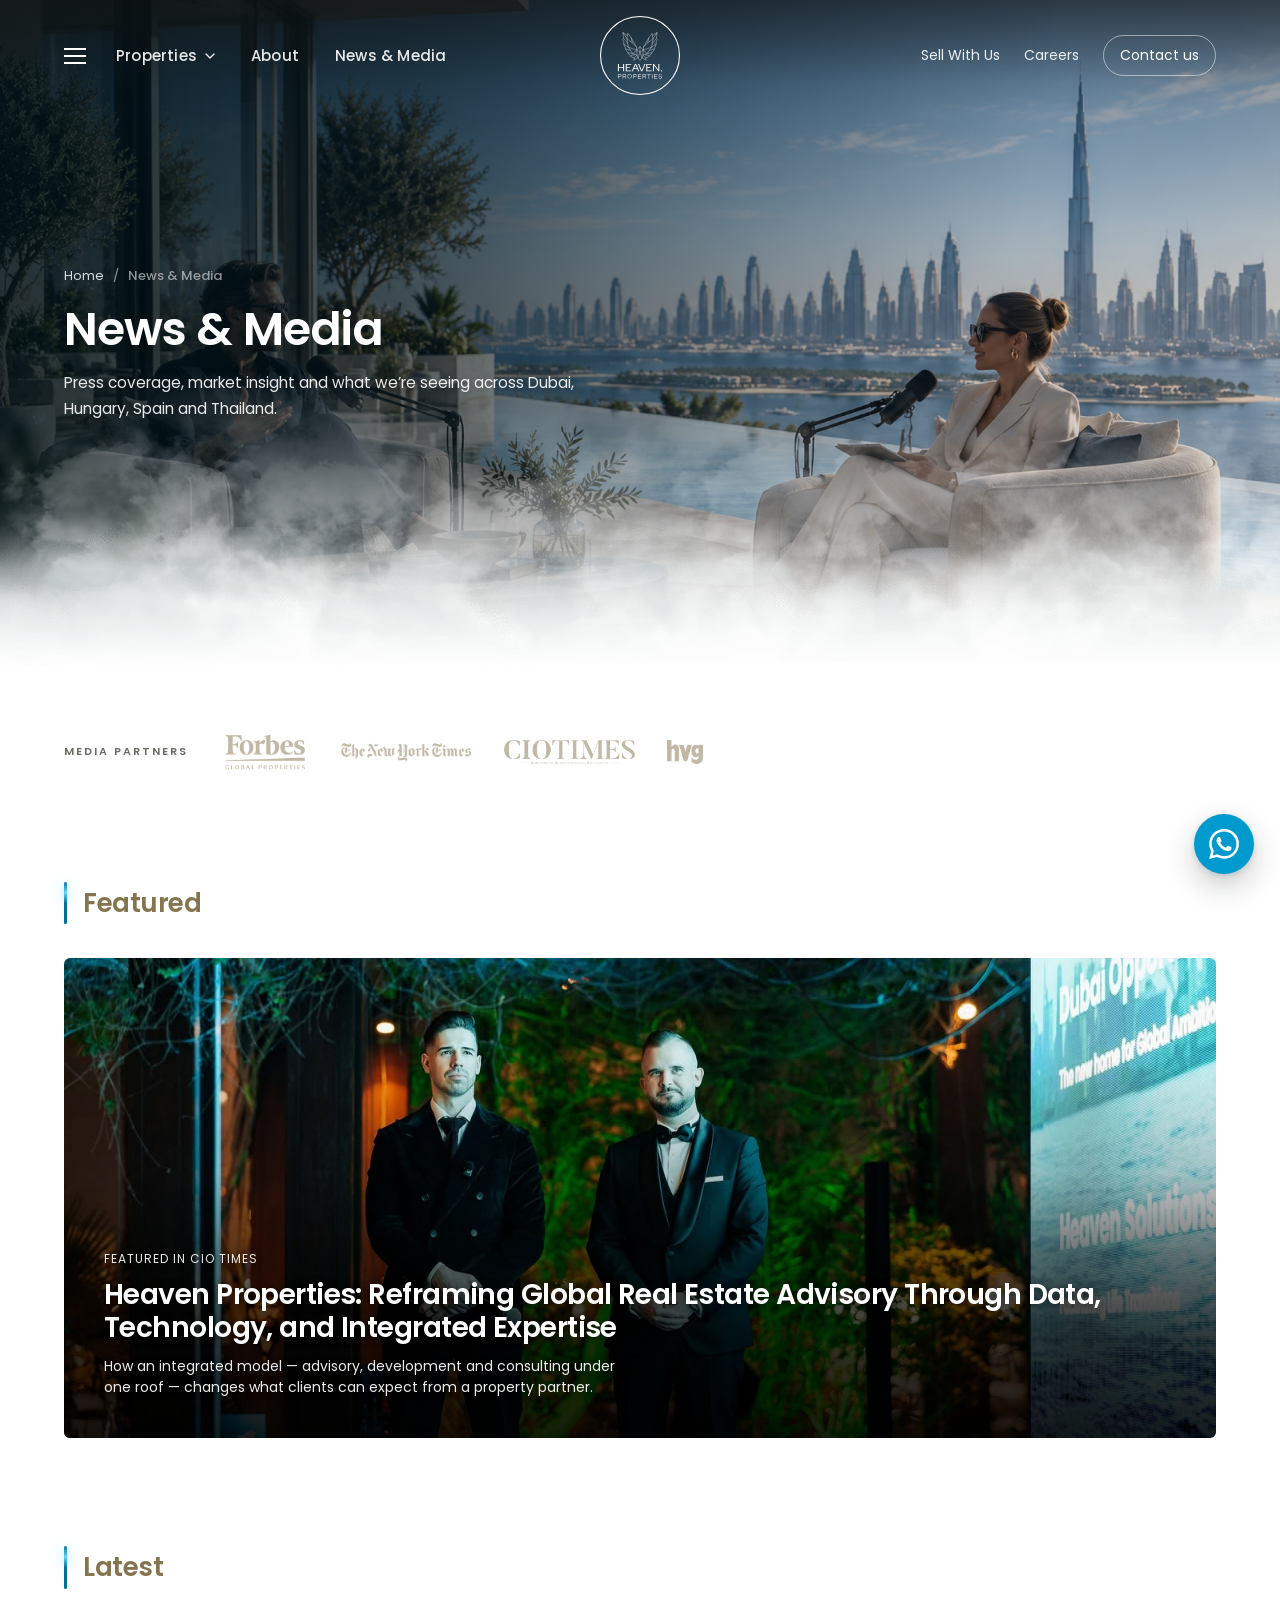
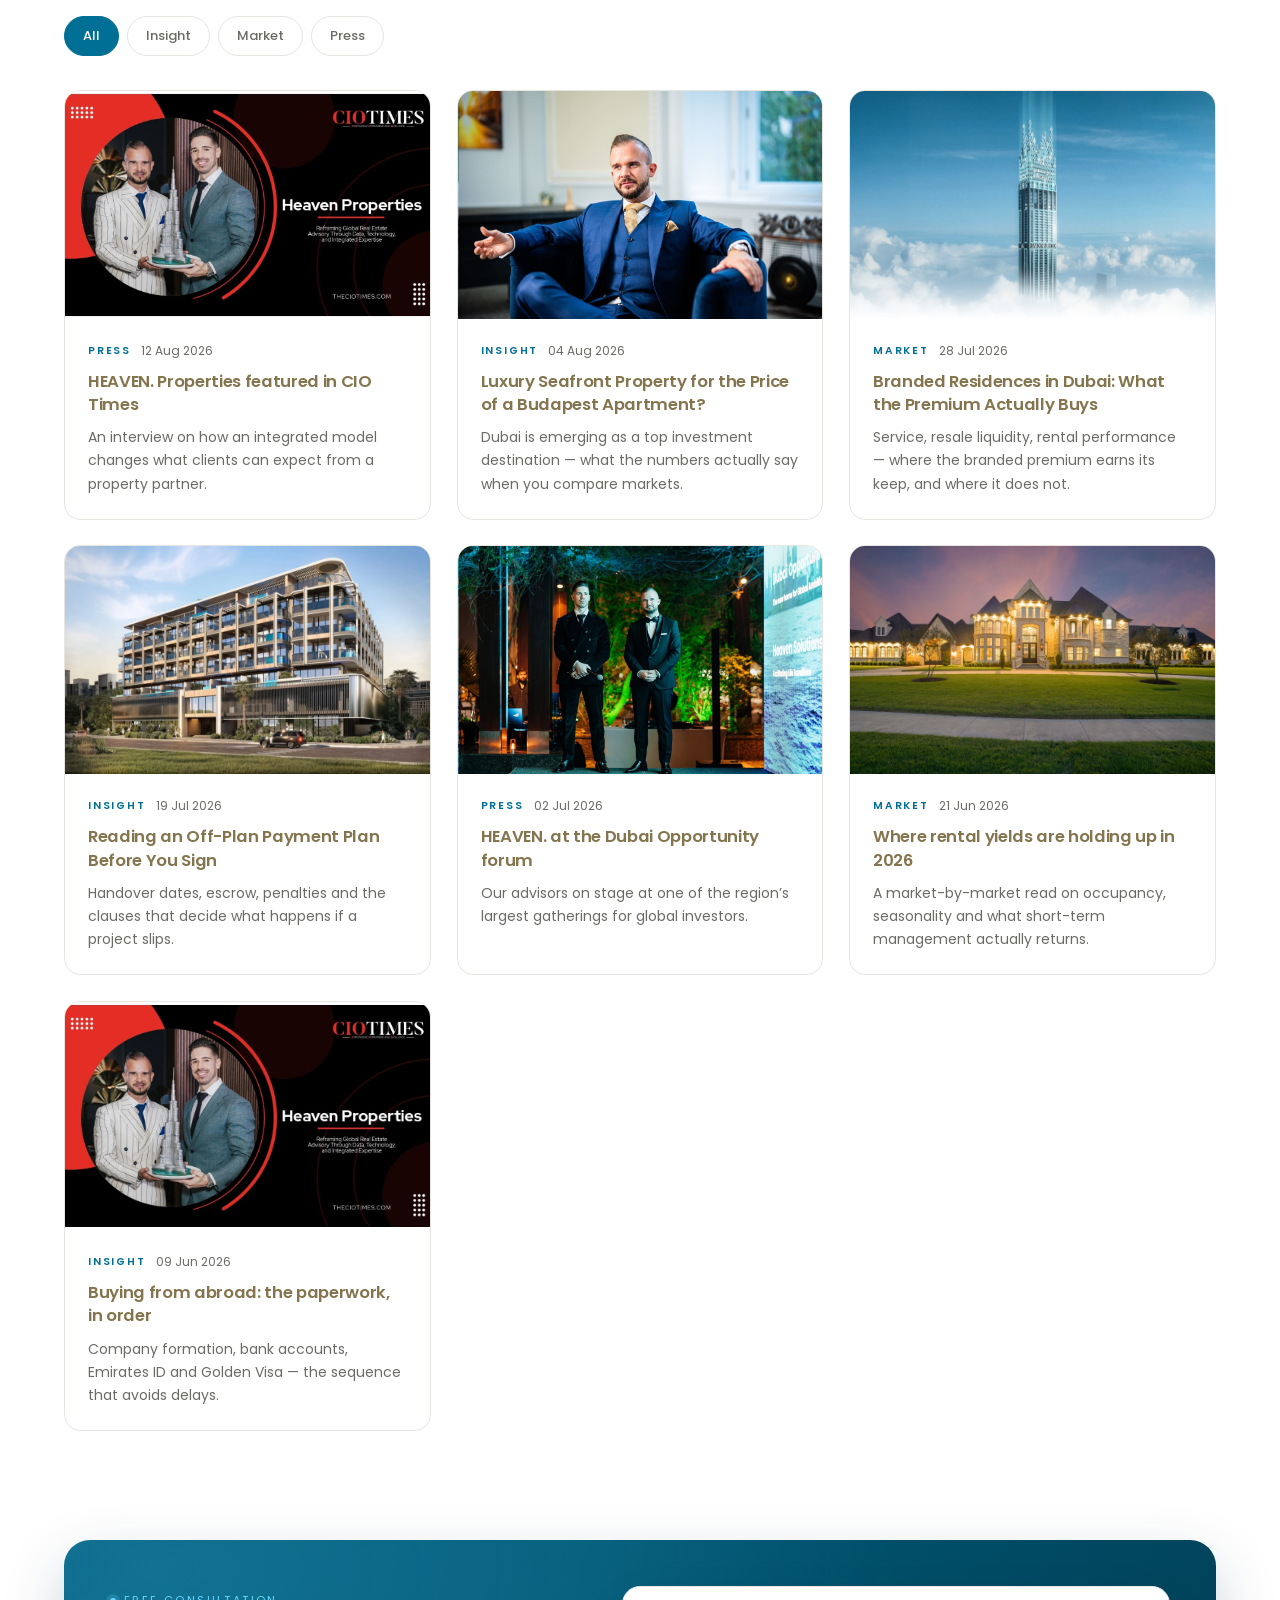
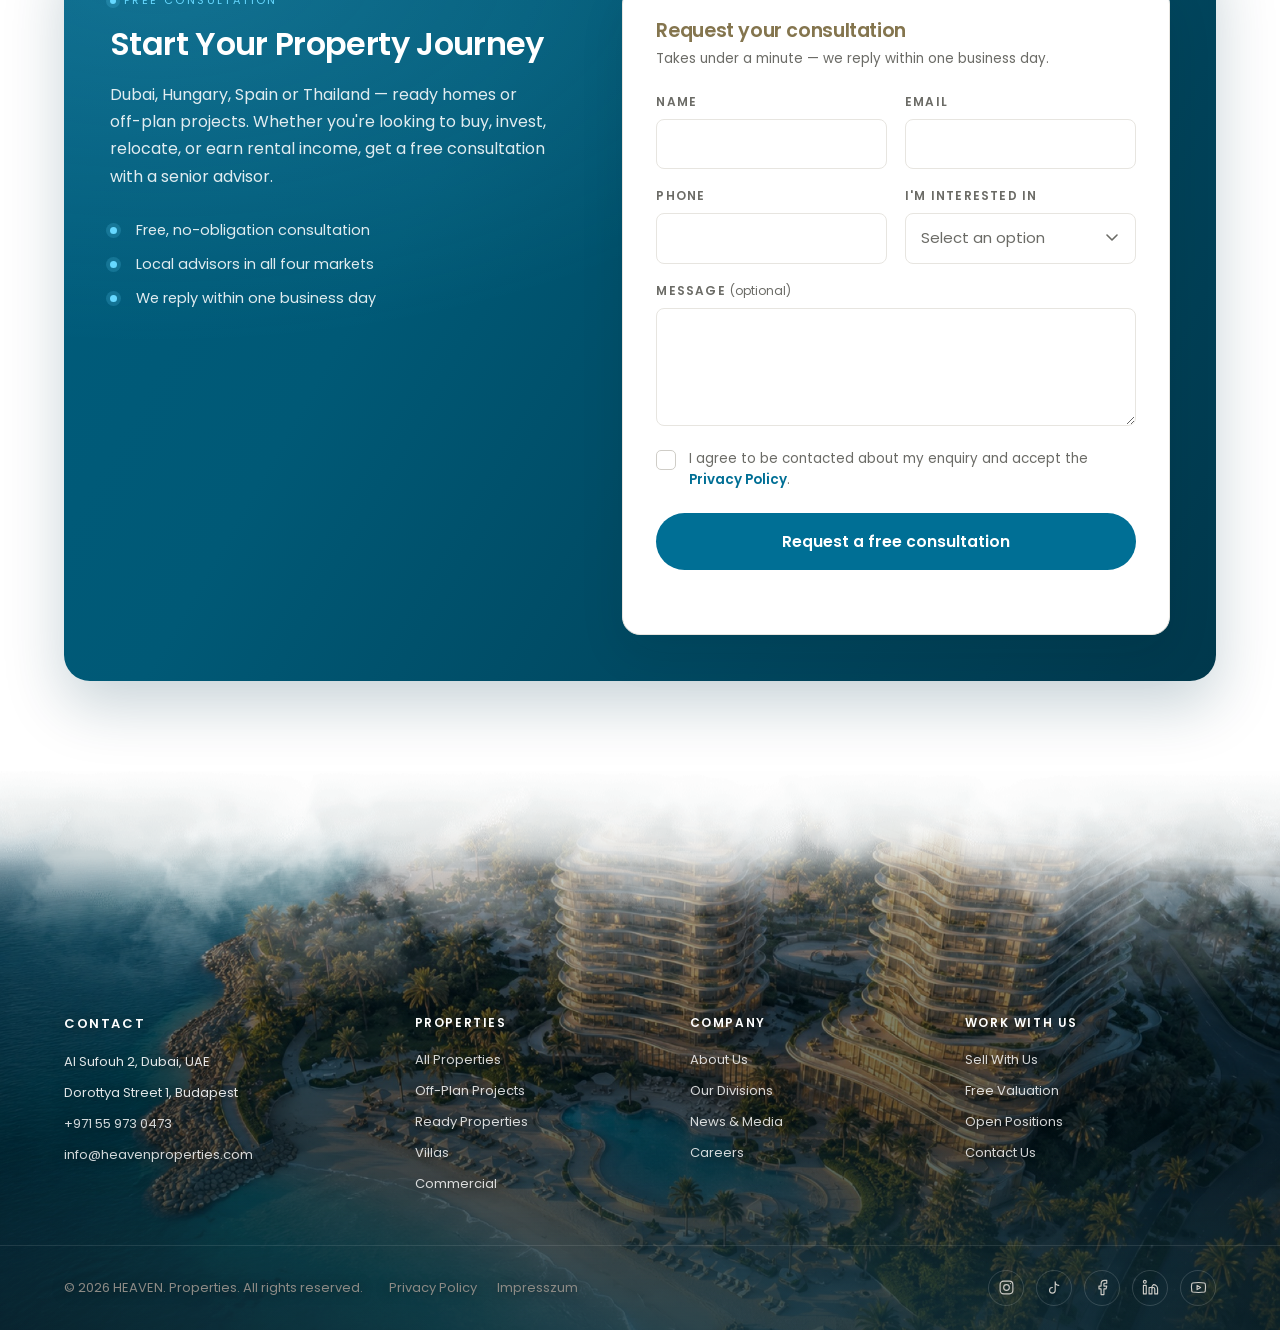
<file: news.html>
<!DOCTYPE html>
<html lang="en">
<head>
<meta charset="UTF-8">
<meta name="viewport" content="width=device-width, initial-scale=1.0">
<title>News &amp; Media &mdash; HEAVEN. Properties</title>
<meta name="description" content="Press coverage, market insight and company news from HEAVEN. Properties &mdash; Dubai, Hungary, Spain and Thailand.">
<link rel="preconnect" href="https://fonts.googleapis.com">
<link rel="preconnect" href="https://fonts.gstatic.com" crossorigin>
<link href="https://fonts.googleapis.com/css2?family=Poppins:wght@300;400;500;600;700&display=swap" rel="stylesheet">
<link rel="stylesheet" href="assets/styles.css?v=211">
</head>
<body>

<header class="site-header">
  <div class="header-overlay" id="headerOverlay">
    <div class="topbar">
      <div class="header-left">
        <button class="hamburger" id="hamburger" type="button" aria-label="Menu" aria-expanded="false" aria-controls="mobileMenu">
          <span></span><span></span><span></span>
        </button>
        <nav class="nav-left">
          <button class="nav-link" id="propertiesBtn" aria-expanded="false"
                  aria-controls="propertiesPanel" aria-haspopup="true">
            Properties
            <svg class="nav-chevron" width="10" height="6" viewBox="0 0 10 6" fill="none" aria-hidden="true">
              <path d="M1 1l4 4 4-4" stroke="currentColor" stroke-width="1.4" stroke-linecap="round" stroke-linejoin="round"/>
            </svg>
          </button>
          <a class="nav-link" href="/about.html">About</a>
          <a class="nav-link" href="/news.html">News &amp; Media</a>
        </nav>
      </div>

      <a class="logo" href="index.html" aria-label="Heaven Properties – home">
        <img src="/images/logo.svg" alt="Heaven Properties">
      </a>

      <div class="nav-right">
        <a href="/sell.html">Sell With Us</a>
        <a href="/careers.html">Careers</a>
        <a href="/contact.html" class="btn-ghost">Contact us</a>
      </div>
    </div>

    <div class="mega-panel" id="propertiesPanel" role="region" aria-label="Properties">
      <div class="mega-inner">
        <div class="mega-intro">
          <h2>Properties</h2>
          <p>Curated luxury homes across four destinations &mdash; from beachfront towers to lakeside estates.</p>
          <a href="/properties.html" class="pill">View All</a>
        </div>
        <div class="mega-cards">
          <a href="/properties.html?location=uae" class="dest-card">
            <div class="dest-swatch swatch" style="background-image:url('/images/country-dubai.png')"></div>
            <div class="dest-region">United Arab Emirates</div>
            <div class="dest-name">Dubai</div>
            <div class="dest-meta">Waterfront &amp; skyline residences</div>
          </a>
          <a href="/properties.html?location=hungary" class="dest-card">
            <div class="dest-swatch swatch" style="background-image:url('/images/country-hungary.png')"></div>
            <div class="dest-region">Budapest &amp; Balaton</div>
            <div class="dest-name">Hungary</div>
            <div class="dest-meta">Historic city &amp; lakeside estates</div>
          </a>
          <a href="/properties.html?location=spain" class="dest-card">
            <div class="dest-swatch swatch" style="background-image:url('/images/country-spain.png')"></div>
            <div class="dest-region">Costa del Sol &amp; Balearics</div>
            <div class="dest-name">Spain</div>
            <div class="dest-meta">Mediterranean villas &amp; fincas</div>
          </a>
          <a href="/properties.html?location=thailand" class="dest-card">
            <div class="dest-swatch swatch" style="background-image:url('/images/country-thailand.png')"></div>
            <div class="dest-region">Phuket &amp; Koh Samui</div>
            <div class="dest-name">Thailand</div>
            <div class="dest-meta">Tropical beachfront retreats</div>
          </a>
        </div>
      </div>
    </div>
  </div>

  </header>

<div class="mm-backdrop" id="mmBackdrop" hidden></div>
<div class="mobile-menu" id="mobileMenu" role="dialog" aria-modal="true" aria-label="Menu" hidden>
  <div class="mm-top">
    <button class="mm-close" id="mmClose" type="button" aria-label="Close menu">
      <svg viewBox="0 0 24 24" fill="none" stroke="currentColor" stroke-width="1.7" stroke-linecap="round" aria-hidden="true" focusable="false"><path d="M6 6 18 18M18 6 6 18"/></svg>
    </button>
  </div>

  <a class="mm-cta" href="/contact.html">
    <svg viewBox="0 0 24 24" aria-hidden="true"><path d="M3 6h18v12H3z"/><path d="m3 7 9 6 9-6"/></svg>
    Talk to an advisor
  </a>

  <nav class="mm-nav" aria-label="Main">
    <p class="mm-group">Browse</p>
    <a class="mm-item" href="/properties.html">
      <svg viewBox="0 0 24 24" aria-hidden="true"><path d="M3 10.5 12 4l9 6.5V20a1 1 0 0 1-1 1H4a1 1 0 0 1-1-1z"/><path d="M9.5 21v-6h5v6"/></svg>
      All properties</a>
    <a class="mm-item" href="/properties.html?location=uae">
      <svg viewBox="0 0 24 24" aria-hidden="true"><path d="M12 21s6.5-5.6 6.5-10.2A6.5 6.5 0 0 0 5.5 10.8C5.5 15.4 12 21 12 21Z"/><circle cx="12" cy="10.6" r="2.4"/></svg>
      Dubai</a>
    <a class="mm-item" href="/properties.html?location=hungary">
      <svg viewBox="0 0 24 24" aria-hidden="true"><path d="M12 21s6.5-5.6 6.5-10.2A6.5 6.5 0 0 0 5.5 10.8C5.5 15.4 12 21 12 21Z"/><circle cx="12" cy="10.6" r="2.4"/></svg>
      Hungary</a>
    <a class="mm-item" href="/properties.html?location=spain">
      <svg viewBox="0 0 24 24" aria-hidden="true"><path d="M12 21s6.5-5.6 6.5-10.2A6.5 6.5 0 0 0 5.5 10.8C5.5 15.4 12 21 12 21Z"/><circle cx="12" cy="10.6" r="2.4"/></svg>
      Spain</a>
    <a class="mm-item" href="/properties.html?location=thailand">
      <svg viewBox="0 0 24 24" aria-hidden="true"><path d="M12 21s6.5-5.6 6.5-10.2A6.5 6.5 0 0 0 5.5 10.8C5.5 15.4 12 21 12 21Z"/><circle cx="12" cy="10.6" r="2.4"/></svg>
      Thailand</a>

    <p class="mm-group">Company</p>
    <a class="mm-item" href="/about.html">
      <svg viewBox="0 0 24 24" aria-hidden="true"><circle cx="12" cy="12" r="9"/><path d="M12 16v-5M12 8h.01"/></svg>
      About</a>
    <a class="mm-item" href="/news.html">
      <svg viewBox="0 0 24 24" aria-hidden="true"><path d="M4 5h13v14H5a1 1 0 0 1-1-1z"/><path d="M17 8h3v9a2 2 0 0 1-3 1.7"/><path d="M7 9h7M7 13h7"/></svg>
      News &amp; Media</a>

    <p class="mm-group">Work with us</p>
    <a class="mm-item" href="/sell.html">
      <svg viewBox="0 0 24 24" aria-hidden="true"><path d="M3 9.5 12 4l9 5.5V20H3z"/><path d="M9 20v-5h6v5"/></svg>
      Sell With Us</a>
    <a class="mm-item" href="/careers.html">
      <svg viewBox="0 0 24 24" aria-hidden="true"><circle cx="9" cy="8" r="3.2"/><path d="M3 20a6 6 0 0 1 12 0"/><path d="M17 11h4M19 9v4"/></svg>
      Careers</a>
  </nav>

  <div class="mm-foot">
    <a href="tel:+971559730473">+971 55 973 0473</a>
    <a href="mailto:info@heavenproperties.com">info@heavenproperties.com</a>
  </div>
</div>

<div class="nav-scrim" id="navScrim" aria-hidden="true"></div>

<main class="about news">
  <section class="page-hero page-hero--news">
    <div class="page-hero-bg" aria-hidden="true"></div>
    <div class="container page-hero-inner">
      <nav class="crumbs" aria-label="Breadcrumb">
        <a href="/index.html">Home</a><span>/</span>
        <span class="crumb-current">News &amp; Media</span>
      </nav>
      <h1>News &amp; Media</h1>
      <p class="page-hero-lead">Press coverage, market insight and what we&rsquo;re seeing across Dubai, Hungary, Spain and Thailand.</p>
    </div>
    <div class="hero-cloud-drift" aria-hidden="true">
      <span class="cloud-layer back"></span>
      <span class="cloud-layer mid"></span>
      <span class="cloud-layer front"></span>
    </div>
    <div class="hero-clouds" aria-hidden="true"></div>
  </section>

  <section class="container news-press">
    <div class="press-row" aria-label="Media partners">
      <span class="press-label">Media partners</span>
      <ul class="press-logos">
        <li><img class="l-forbes" src="/images/press-forbes.png" alt="Forbes Global Properties" loading="lazy"></li>
        <li><img class="l-nyt" src="/images/press-nyt.png" alt="The New York Times" loading="lazy"></li>
        <li><img class="l-ciotimes" src="/images/press-ciotimes.png" alt="CIO Times" loading="lazy"></li>
    <li><img class="l-hvg" src="/images/press-hvg.png" alt="HVG" loading="lazy"></li>
      </ul>
    </div>
  </section>

  <section class="container news-featured">
    <div class="section-head"><h2 class="section-title">Featured</h2></div>
    <a href="/article.html" class="journal-feature swatch" style="background-image:url('/images/blog-featured.jpg'); background-position:center 28%">
      <div>
        <div class="date">Featured in CIO Times</div>
        <h3>Heaven Properties: Reframing Global Real Estate Advisory Through Data, Technology, and Integrated Expertise</h3>
        <p>How an integrated model &mdash; advisory, development and consulting under one roof &mdash; changes what clients can expect from a property partner.</p>
      </div>
    </a>
  </section>

  <section class="container news-list">
    <div class="section-head"><h2 class="section-title">Latest</h2></div>
    <div class="news-filters" id="newsFilters" role="group" aria-label="Filter by category">
      <button class="news-filter" type="button" data-cat="all" aria-pressed="true">All</button>
      <button class="news-filter" type="button" data-cat="insight" aria-pressed="false">Insight</button>
      <button class="news-filter" type="button" data-cat="market" aria-pressed="false">Market</button>
      <button class="news-filter" type="button" data-cat="press" aria-pressed="false">Press</button>
    </div>
    <div class="news-grid" id="newsGrid">
      <a href="/article.html" class="news-card" data-cat="press">
        <div class="news-thumb swatch" style="background-image:url('/images/news-1.jpg')"></div>
        <div class="news-body">
          <div class="news-meta"><span class="news-cat">Press</span><span class="news-date">12 Aug 2026</span></div>
          <h3>HEAVEN. Properties featured in CIO Times</h3>
          <p>An interview on how an integrated model changes what clients can expect from a property partner.</p>
        </div>
      </a>
      <a href="/article.html" class="news-card" data-cat="insight">
        <div class="news-thumb swatch" style="background-image:url('/images/blog-dubai-investment.jpg')"></div>
        <div class="news-body">
          <div class="news-meta"><span class="news-cat">Insight</span><span class="news-date">04 Aug 2026</span></div>
          <h3>Luxury Seafront Property for the Price of a Budapest Apartment?</h3>
          <p>Dubai is emerging as a top investment destination &mdash; what the numbers actually say when you compare markets.</p>
        </div>
      </a>
      <a href="/article.html" class="news-card" data-cat="market">
        <div class="news-thumb swatch" style="background-image:url('/images/blog-branded-residences.jpg')"></div>
        <div class="news-body">
          <div class="news-meta"><span class="news-cat">Market</span><span class="news-date">28 Jul 2026</span></div>
          <h3>Branded Residences in Dubai: What the Premium Actually Buys</h3>
          <p>Service, resale liquidity, rental performance &mdash; where the branded premium earns its keep, and where it does not.</p>
        </div>
      </a>
      <a href="/article.html" class="news-card" data-cat="insight">
        <div class="news-thumb swatch" style="background-image:url('/images/blog-off-plan-launch.jpg')"></div>
        <div class="news-body">
          <div class="news-meta"><span class="news-cat">Insight</span><span class="news-date">19 Jul 2026</span></div>
          <h3>Reading an Off-Plan Payment Plan Before You Sign</h3>
          <p>Handover dates, escrow, penalties and the clauses that decide what happens if a project slips.</p>
        </div>
      </a>
      <a href="/article.html" class="news-card" data-cat="press">
        <div class="news-thumb swatch" style="background-image:url('/images/news-3.jpg')"></div>
        <div class="news-body">
          <div class="news-meta"><span class="news-cat">Press</span><span class="news-date">02 Jul 2026</span></div>
          <h3>HEAVEN. at the Dubai Opportunity forum</h3>
          <p>Our advisors on stage at one of the region&rsquo;s largest gatherings for global investors.</p>
        </div>
      </a>
      <a href="/article.html" class="news-card" data-cat="market">
        <div class="news-thumb swatch" style="background-image:url('/images/trending-2.jpg')"></div>
        <div class="news-body">
          <div class="news-meta"><span class="news-cat">Market</span><span class="news-date">21 Jun 2026</span></div>
          <h3>Where rental yields are holding up in 2026</h3>
          <p>A market-by-market read on occupancy, seasonality and what short-term management actually returns.</p>
        </div>
      </a>
      <a href="/article.html" class="news-card" data-cat="insight">
        <div class="news-thumb swatch" style="background-image:url('/images/blog-ciotimes.jpg')"></div>
        <div class="news-body">
          <div class="news-meta"><span class="news-cat">Insight</span><span class="news-date">09 Jun 2026</span></div>
          <h3>Buying from abroad: the paperwork, in order</h3>
          <p>Company formation, bank accounts, Emirates ID and Golden Visa &mdash; the sequence that avoids delays.</p>
        </div>
      </a>
    </div>
    <p class="news-empty" id="newsEmpty" hidden>Nothing in this category yet.</p>
  </section>

<section class="container contact" id="contact">
  <div class="contact-panel">
  <div class="contact-grid">
    <div class="contact-intro">
      <span class="contact-eyebrow">Free consultation</span>
      <h2>Start Your Property Journey</h2>
      <p>Dubai, Hungary, Spain or Thailand &mdash; ready homes or off-plan projects. Whether you're looking to buy, invest, relocate, or earn rental income, get a free consultation with a senior advisor.</p>
      <ul class="contact-points">
        <li>Free, no-obligation consultation</li>
        <li>Local advisors in all four markets</li>
        <li>We reply within one business day</li>
      </ul>
    </div>

    <form class="contact-form" id="contactForm" novalidate>
      <div class="contact-form-head">
        <h3>Request your consultation</h3>
        <p>Takes under a minute &mdash; we reply within one business day.</p>
      </div>
      <div class="field-row">
        <label class="field">
          <span>Name</span>
          <input type="text" name="name" autocomplete="name" required>
        </label>
        <label class="field">
          <span>Email</span>
          <input type="email" name="email" autocomplete="email" required>
        </label>
      </div>
      <div class="field-row">
        <label class="field">
          <span>Phone</span>
          <input type="tel" name="phone" autocomplete="tel">
        </label>
            <label class="field">
          <span>I'm interested in</span>
          <select name="interest" required>
            <option value="" disabled selected>Select an option</option>
            <option>Buying Property</option>
            <option>Investment Opportunities</option>
            <option>Visa &amp; Relocation</option>
            <option>Rental Management</option>
            <option>Other</option>
          </select>
        </label>
      </div>
      <label class="field">
        <span>Message <em>(optional)</em></span>
        <textarea name="message" rows="4"></textarea>
      </label>
      <label class="checkfield">
        <input type="checkbox" name="consent" required>
        <span class="checkbox-box" aria-hidden="true"></span>
        <span class="checkfield-text">I agree to be contacted about my enquiry and accept the <a href="/privacy.html" target="_blank" rel="noopener">Privacy Policy</a>.</span>
      </label>
      <button type="submit" class="btn-solid">Request a free consultation</button>
      <p class="form-note" id="formNote" role="status"></p>
    </form>
  </div>
  </div>
</section>
</main>

<footer class="site-footer">
  <div class="cloud-band cloud-band--top" aria-hidden="true">
    <div class="cloud-drift">
      <span class="cloud-layer back"></span>
      <span class="cloud-layer front"></span>
    </div>
    <div class="cloud-solid"></div>
  </div>

  <svg class="icon-sprite" aria-hidden="true" focusable="false">
    <symbol id="ic-instagram" viewBox="0 0 24 24">
      <rect x="3" y="3" width="18" height="18" rx="5"/>
      <circle cx="12" cy="12" r="4"/>
      <path d="M17.5 6.5h.01"/>
    </symbol>
    <symbol id="ic-tiktok" viewBox="0 0 24 24">
      <path d="M9 12a4 4 0 1 0 4 4V4a5 5 0 0 0 5 5"/>
    </symbol>
    <symbol id="ic-facebook" viewBox="0 0 24 24">
      <path d="M18 2h-3a5 5 0 0 0-5 5v3H7v4h3v8h4v-8h3l1-4h-4V7a1 1 0 0 1 1-1h3z"/>
    </symbol>
    <symbol id="ic-linkedin" viewBox="0 0 24 24">
      <path d="M16 8a6 6 0 0 1 6 6v7h-4v-7a2 2 0 0 0-4 0v7h-4v-9h4v1.5A6 6 0 0 1 16 8z"/>
      <rect x="2" y="9" width="4" height="12"/>
      <circle cx="4" cy="4" r="2"/>
    </symbol>
    <symbol id="ic-youtube" viewBox="0 0 24 24">
      <path d="M2.5 17a24.1 24.1 0 0 1 0-10 2 2 0 0 1 1.4-1.4 49.6 49.6 0 0 1 16.2 0A2 2 0 0 1 21.5 7a24.1 24.1 0 0 1 0 10 2 2 0 0 1-1.4 1.4 49.6 49.6 0 0 1-16.2 0A2 2 0 0 1 2.5 17"/>
      <path d="m10 15 5-3-5-3z"/>
    </symbol>
  </svg>

  <div class="container footer-grid">
    <div>
      <h5><a href="/contact.html">Contact</a></h5>
      <address class="footer-contact">
        <span>Al Sufouh 2, Dubai, UAE</span>
        <span>Dorottya Street 1, Budapest</span>
        <a href="tel:+971559730473">+971 55 973 0473</a>
        <a href="mailto:info@heavenproperties.com">info@heavenproperties.com</a>
      </address>
    </div>
    <div>
      <h5>Properties</h5>
      <a href="/properties.html">All Properties</a>
      <a href="/properties.html?status=off-plan">Off-Plan Projects</a>
      <a href="/properties.html?status=ready">Ready Properties</a>
      <a href="/properties.html?type=villa">Villas</a>
      <a href="/properties.html?type=commercial">Commercial</a>
    </div>
    <div>
      <h5>Company</h5>
      <a href="/about.html">About Us</a>
      <a href="/about.html#divisions">Our Divisions</a>
      <a href="/news.html">News &amp; Media</a>
      <a href="/careers.html">Careers</a>
    </div>
    <div>
      <h5>Work With Us</h5>
      <a href="/sell.html">Sell With Us</a>
      <a href="/sell.html#valuation">Free Valuation</a>
      <a href="/careers.html#positions">Open Positions</a>
      <a href="/contact.html">Contact Us</a>
    </div>
  </div>

  <div class="container footer-bottom">
    <div class="footer-legal">
      <span>&copy; 2026 HEAVEN. Properties. All rights reserved.</span>
      <nav class="footer-legal-links" aria-label="Legal">
        <a href="/privacy.html">Privacy Policy</a>
        <a href="/impresszum.html">Impresszum</a>
      </nav>
    </div>
    <div class="social-row">
      <a href="https://www.instagram.com/theheavenglobal/" target="_blank" rel="noopener" aria-label="Instagram"><svg aria-hidden="true" focusable="false"><use href="#ic-instagram"></use></svg></a>
      <a href="https://www.tiktok.com/@theheavenglobal" target="_blank" rel="noopener" aria-label="TikTok"><svg aria-hidden="true" focusable="false"><use href="#ic-tiktok"></use></svg></a>
      <a href="https://www.facebook.com/profile.php?id=61555367683600" target="_blank" rel="noopener" aria-label="Facebook"><svg aria-hidden="true" focusable="false"><use href="#ic-facebook"></use></svg></a>
      <a href="https://www.linkedin.com/company/101492278" target="_blank" rel="noopener" aria-label="LinkedIn"><svg aria-hidden="true" focusable="false"><use href="#ic-linkedin"></use></svg></a>
      <a href="https://www.youtube.com/@theheavenglobal" target="_blank" rel="noopener" aria-label="YouTube"><svg aria-hidden="true" focusable="false"><use href="#ic-youtube"></use></svg></a>
    </div>
  </div>
</footer>

<!-- WhatsApp widget: saját gomb + kártya, külső szkript nélkül -->
<div class="wa-widget" id="waWidget">
  <div class="wa-card" id="waCard" role="dialog" aria-labelledby="waTitle" hidden>
    <div class="wa-card-head">
      <span class="wa-avatar"><img src="/images/logo.svg" alt=""></span>
      <div class="wa-card-title">
        <strong id="waTitle">HEAVEN. Properties</strong>
        <span>Replies within 24 hours</span>
      </div>
      <button class="wa-close" id="waClose" type="button" aria-label="Close chat">
        <svg viewBox="0 0 24 24" aria-hidden="true" focusable="false"><path d="M6 6 18 18M18 6 6 18"/></svg>
      </button>
    </div>
    <div class="wa-card-body">
      <p class="wa-bubble">Hi there! &#128075;<br>Looking for your piece of HEAVEN.? Send us a message on WhatsApp and a dedicated advisor will get back to you.</p>
    </div>
    <div class="wa-card-foot">
      <a class="wa-start" href="https://wa.me/971559730473?text=Hi%20HEAVEN.%20Properties%2C%20I%E2%80%99d%20like%20to%20know%20more." target="_blank" rel="noopener">
        <svg viewBox="0 0 24 24" aria-hidden="true" focusable="false"><path d="M17.472 14.382c-.297-.149-1.758-.867-2.03-.967-.273-.099-.471-.148-.67.15-.197.297-.767.966-.94 1.164-.173.199-.347.223-.644.075-.297-.15-1.255-.463-2.39-1.475-.883-.788-1.48-1.761-1.653-2.059-.173-.297-.018-.458.13-.606.134-.133.298-.347.446-.52.149-.174.198-.298.298-.497.099-.198.05-.371-.025-.52-.075-.149-.669-1.612-.916-2.207-.242-.579-.487-.5-.669-.51-.173-.008-.371-.01-.57-.01-.198 0-.52.074-.792.372-.272.297-1.04 1.016-1.04 2.479 0 1.462 1.065 2.875 1.213 3.074.149.198 2.096 3.2 5.077 4.487.709.306 1.262.489 1.694.625.712.227 1.36.195 1.871.118.571-.085 1.758-.719 2.006-1.413.248-.694.248-1.289.173-1.413-.074-.124-.272-.198-.57-.347m-5.421 7.403h-.004a9.87 9.87 0 0 1-5.031-1.378l-.361-.214-3.741.982.998-3.648-.235-.374a9.86 9.86 0 0 1-1.51-5.26c.001-5.45 4.436-9.884 9.888-9.884 2.64 0 5.122 1.03 6.988 2.898a9.825 9.825 0 0 1 2.893 6.994c-.003 5.45-4.437 9.884-9.885 9.884m8.413-18.297A11.815 11.815 0 0 0 12.05 0C5.495 0 .16 5.335.157 11.892c0 2.096.547 4.142 1.588 5.945L.057 24l6.305-1.654a11.882 11.882 0 0 0 5.683 1.448h.005c6.554 0 11.89-5.335 11.893-11.893a11.821 11.821 0 0 0-3.48-8.413Z"/></svg>
        Start chat
      </a>
    </div>
  </div>
  <button class="wa-fab" id="waFab" type="button" aria-expanded="false" aria-controls="waCard" aria-label="Chat with us on WhatsApp">
    <svg class="wa-fab-icon" viewBox="0 0 24 24" aria-hidden="true" focusable="false"><path d="M17.472 14.382c-.297-.149-1.758-.867-2.03-.967-.273-.099-.471-.148-.67.15-.197.297-.767.966-.94 1.164-.173.199-.347.223-.644.075-.297-.15-1.255-.463-2.39-1.475-.883-.788-1.48-1.761-1.653-2.059-.173-.297-.018-.458.13-.606.134-.133.298-.347.446-.52.149-.174.198-.298.298-.497.099-.198.05-.371-.025-.52-.075-.149-.669-1.612-.916-2.207-.242-.579-.487-.5-.669-.51-.173-.008-.371-.01-.57-.01-.198 0-.52.074-.792.372-.272.297-1.04 1.016-1.04 2.479 0 1.462 1.065 2.875 1.213 3.074.149.198 2.096 3.2 5.077 4.487.709.306 1.262.489 1.694.625.712.227 1.36.195 1.871.118.571-.085 1.758-.719 2.006-1.413.248-.694.248-1.289.173-1.413-.074-.124-.272-.198-.57-.347m-5.421 7.403h-.004a9.87 9.87 0 0 1-5.031-1.378l-.361-.214-3.741.982.998-3.648-.235-.374a9.86 9.86 0 0 1-1.51-5.26c.001-5.45 4.436-9.884 9.888-9.884 2.64 0 5.122 1.03 6.988 2.898a9.825 9.825 0 0 1 2.893 6.994c-.003 5.45-4.437 9.884-9.885 9.884m8.413-18.297A11.815 11.815 0 0 0 12.05 0C5.495 0 .16 5.335.157 11.892c0 2.096.547 4.142 1.588 5.945L.057 24l6.305-1.654a11.882 11.882 0 0 0 5.683 1.448h.005c6.554 0 11.89-5.335 11.893-11.893a11.821 11.821 0 0 0-3.48-8.413Z"/></svg>
    <svg class="wa-fab-close" viewBox="0 0 24 24" aria-hidden="true" focusable="false"><path d="M6 6 18 18M18 6 6 18"/></svg>
  </button>
</div>

<script src="assets/app.js?v=203" defer></script>
<script src="assets/news.js?v=194" defer></script>
</body>
</html>
</file>
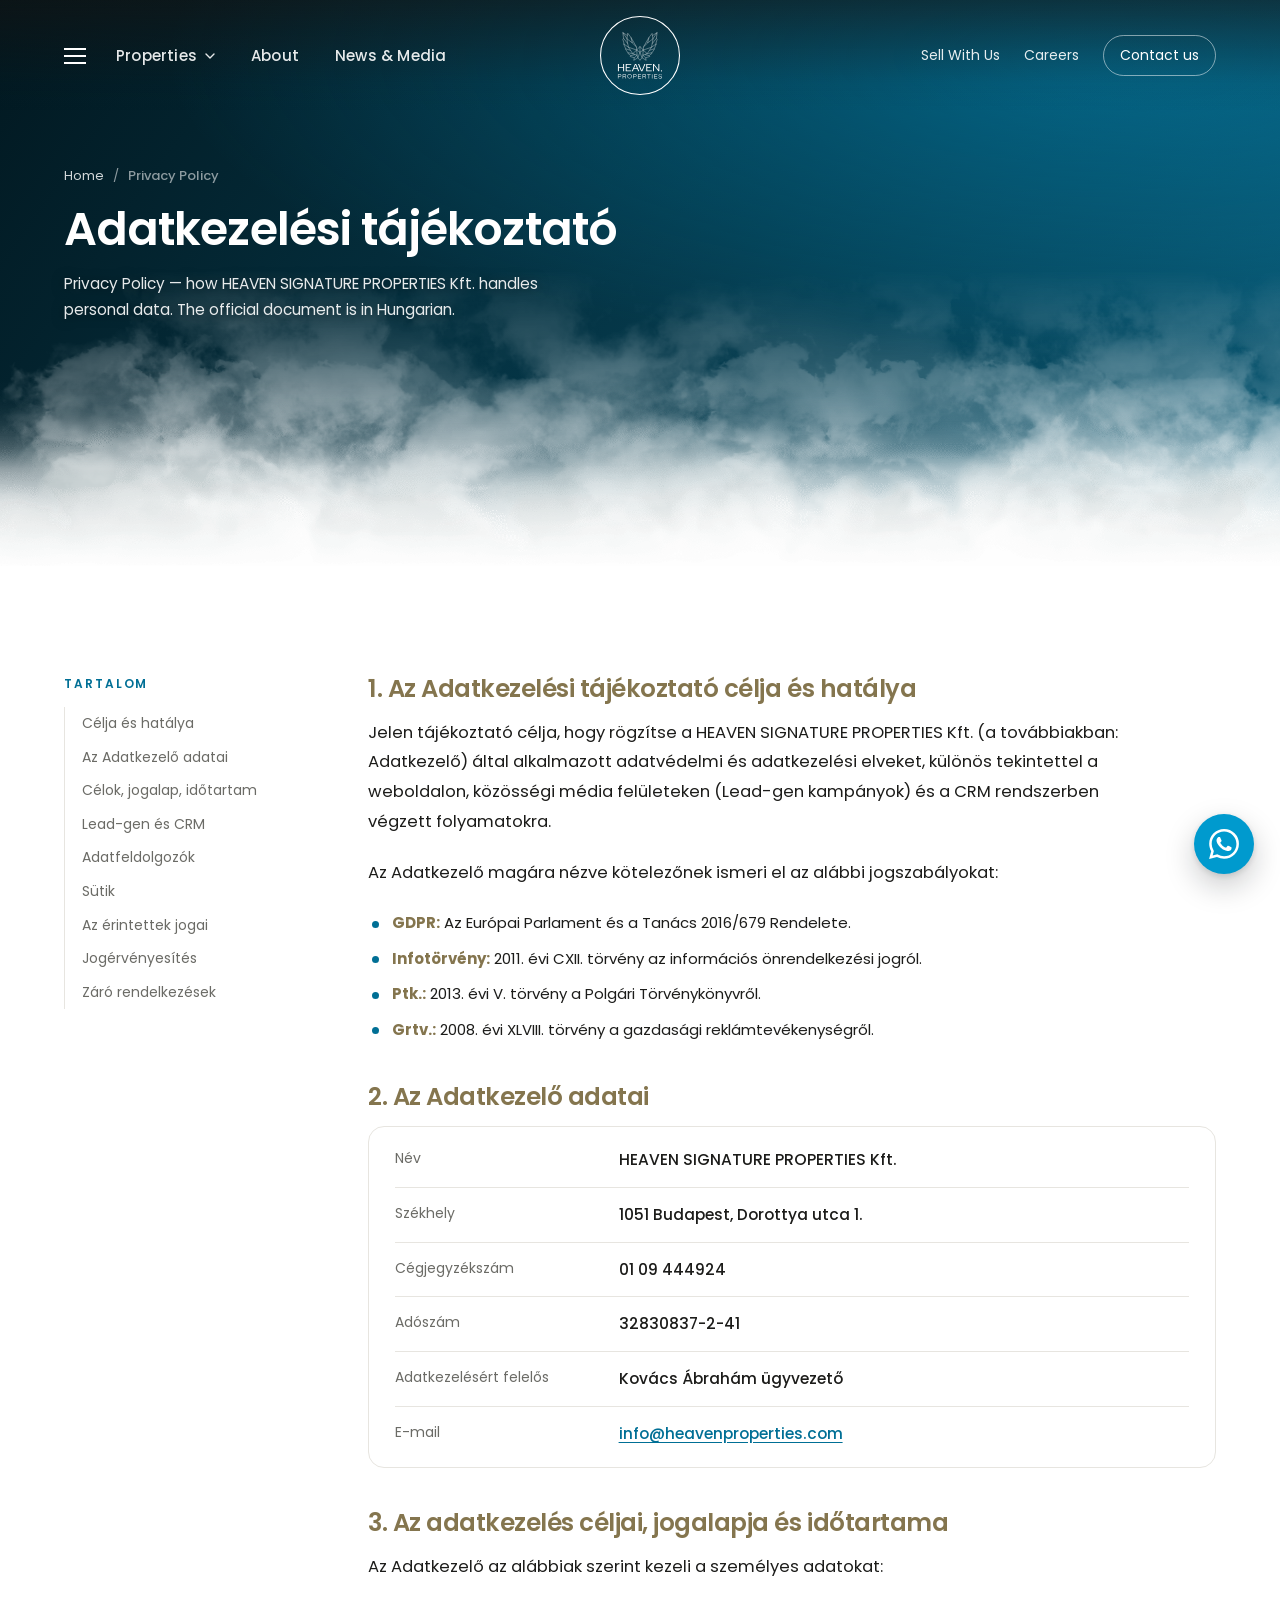
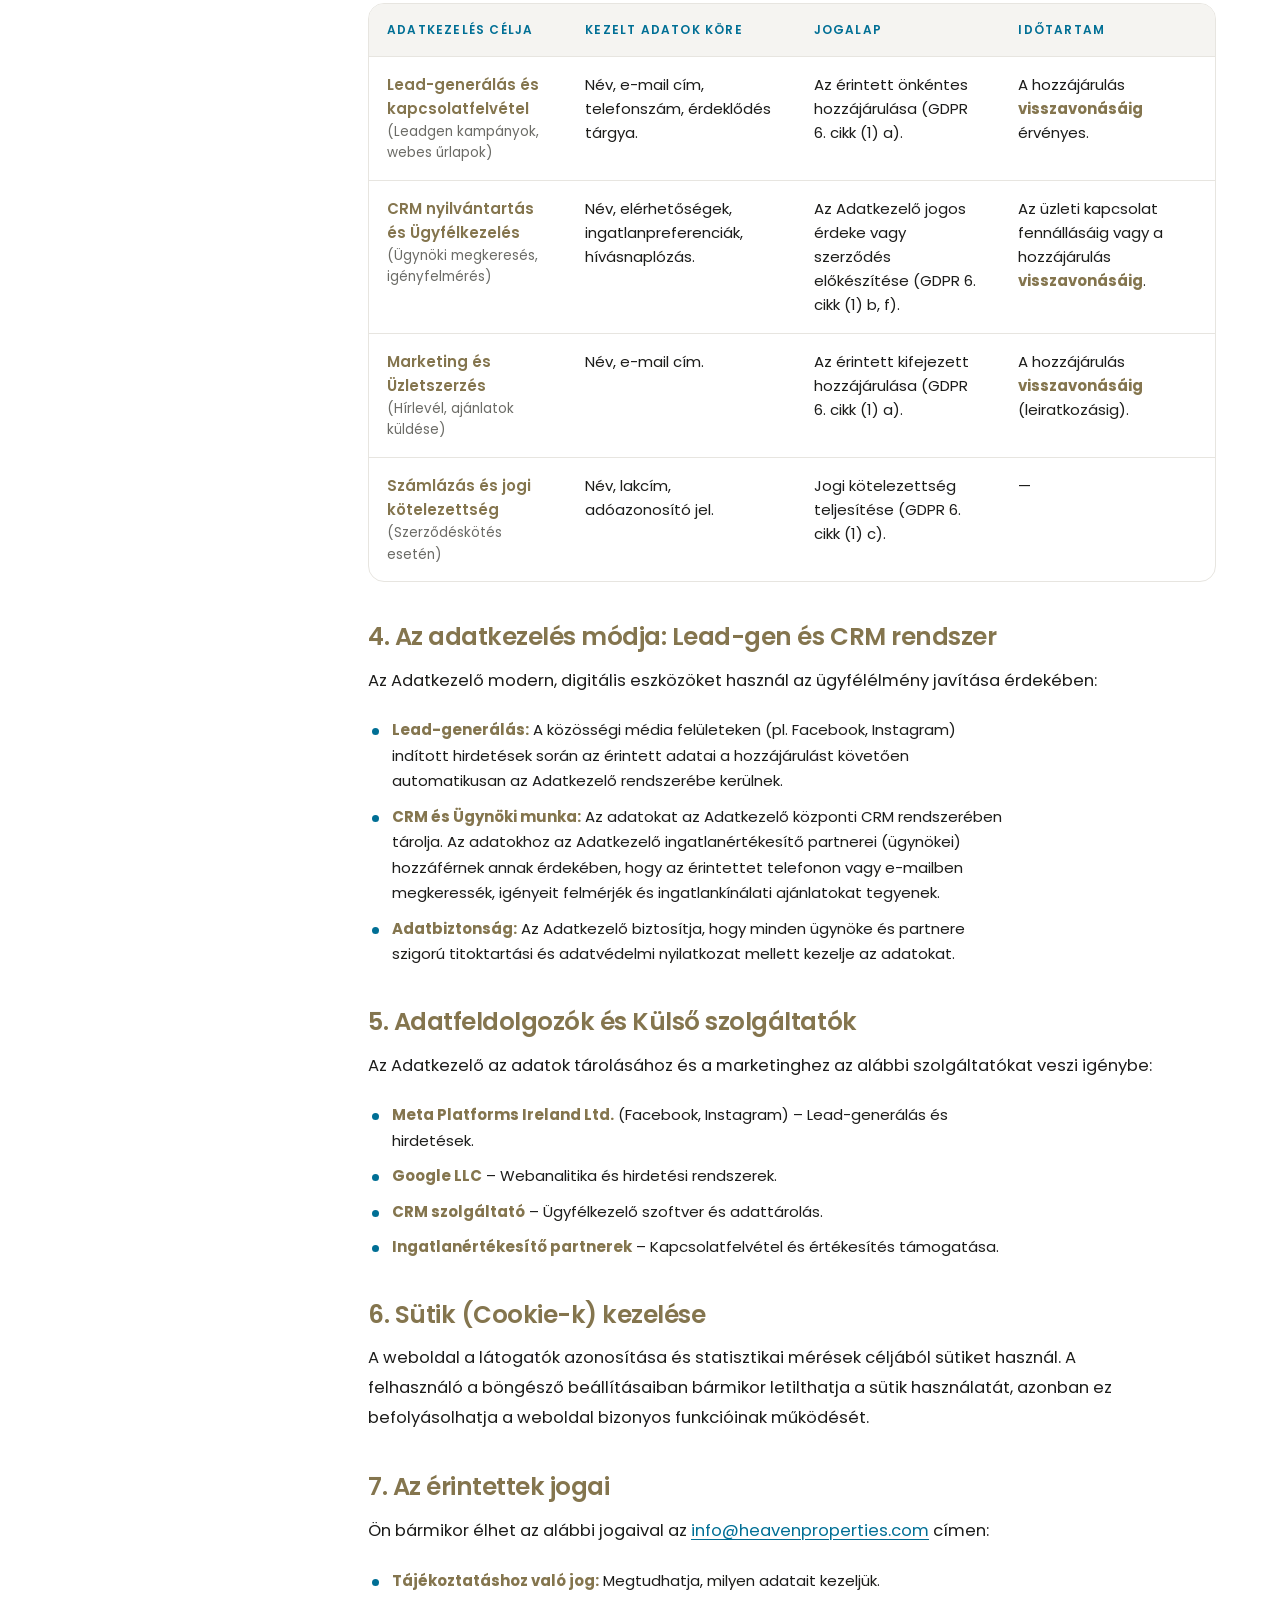
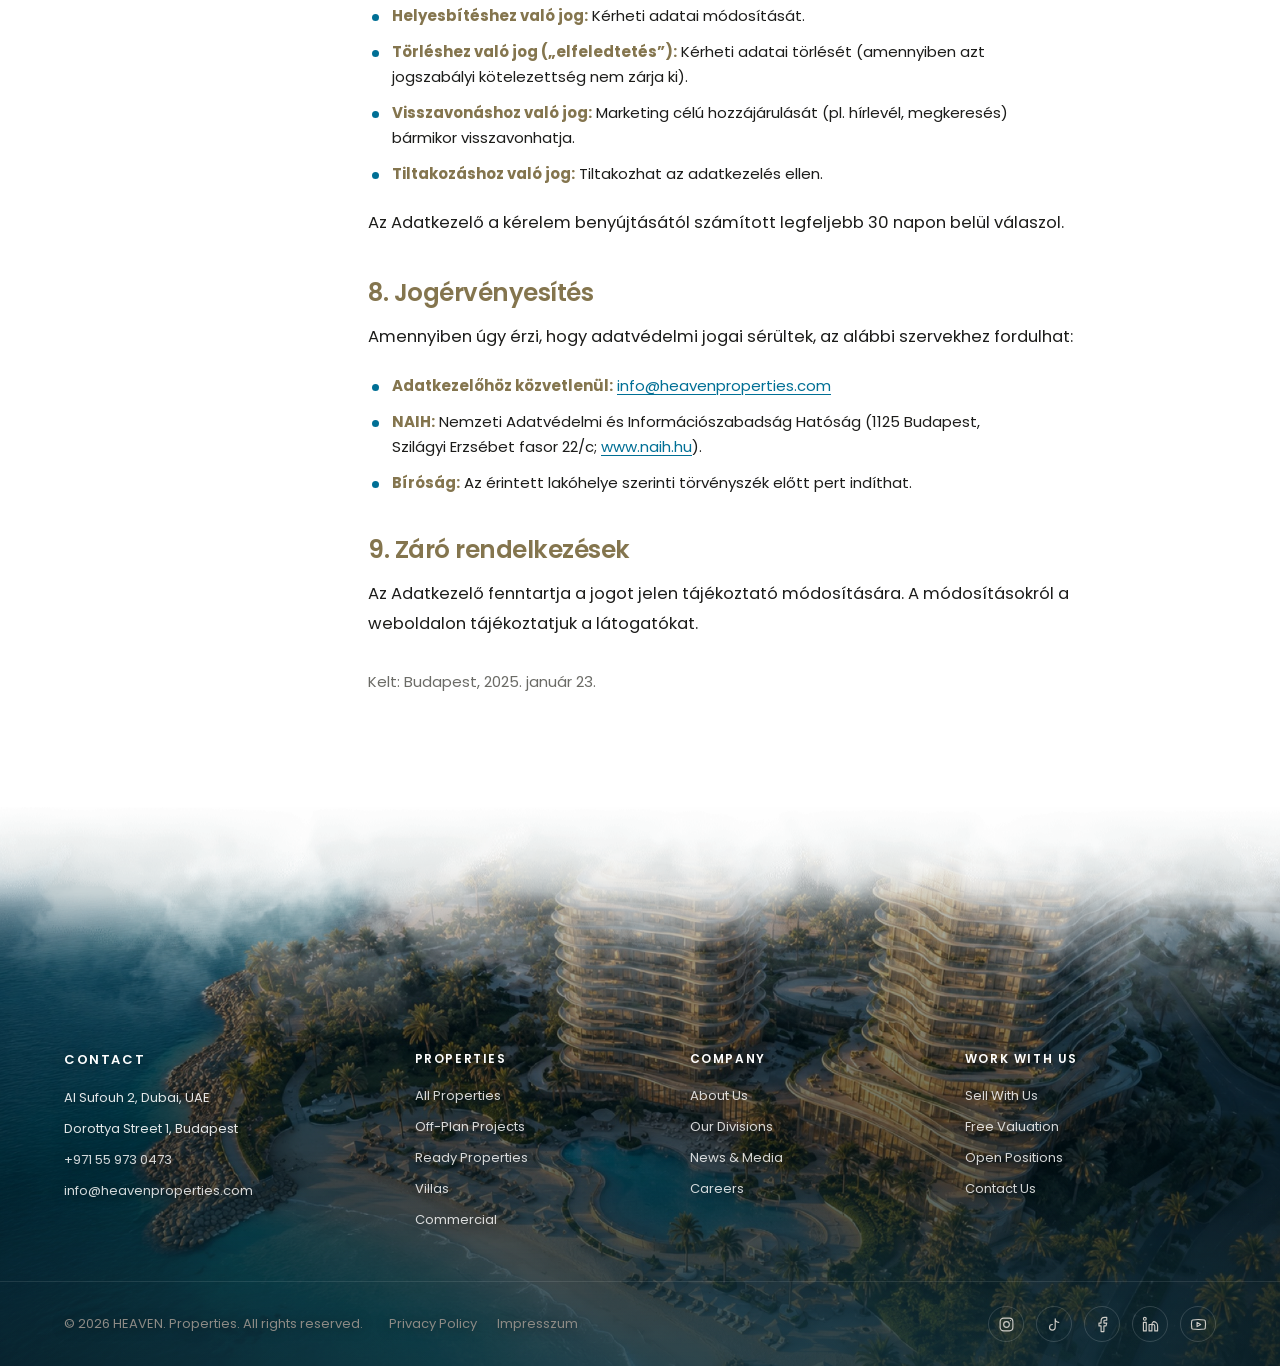
<file: privacy.html>
<!DOCTYPE html>
<html lang="en">
<head>
<meta charset="UTF-8">
<meta name="viewport" content="width=device-width, initial-scale=1.0">
<title>Privacy Policy &mdash; HEAVEN. Properties</title>
<meta name="description" content="Adatkezelési tájékoztató – HEAVEN SIGNATURE PROPERTIES Kft.: az adatkezelés céljai, jogalapja, időtartama és az érintettek jogai.">
<link rel="preconnect" href="https://fonts.googleapis.com">
<link rel="preconnect" href="https://fonts.gstatic.com" crossorigin>
<link href="https://fonts.googleapis.com/css2?family=Poppins:wght@300;400;500;600;700&display=swap" rel="stylesheet">
<link rel="stylesheet" href="assets/styles.css?v=211">
</head>
<body>

<header class="site-header">
  <div class="header-overlay" id="headerOverlay">
    <div class="topbar">
      <div class="header-left">
        <button class="hamburger" id="hamburger" type="button" aria-label="Menu" aria-expanded="false" aria-controls="mobileMenu">
          <span></span><span></span><span></span>
        </button>
        <nav class="nav-left">
          <button class="nav-link" id="propertiesBtn" aria-expanded="false"
                  aria-controls="propertiesPanel" aria-haspopup="true">
            Properties
            <svg class="nav-chevron" width="10" height="6" viewBox="0 0 10 6" fill="none" aria-hidden="true">
              <path d="M1 1l4 4 4-4" stroke="currentColor" stroke-width="1.4" stroke-linecap="round" stroke-linejoin="round"/>
            </svg>
          </button>
          <a class="nav-link" href="/about.html">About</a>
          <a class="nav-link" href="/news.html">News &amp; Media</a>
        </nav>
      </div>

      <a class="logo" href="index.html" aria-label="Heaven Properties – home">
        <img src="/images/logo.svg" alt="Heaven Properties">
      </a>

      <div class="nav-right">
        <a href="/sell.html">Sell With Us</a>
        <a href="/careers.html">Careers</a>
        <a href="/contact.html" class="btn-ghost">Contact us</a>
      </div>
    </div>

    <div class="mega-panel" id="propertiesPanel" role="region" aria-label="Properties">
      <div class="mega-inner">
        <div class="mega-intro">
          <h2>Properties</h2>
          <p>Curated luxury homes across four destinations &mdash; from beachfront towers to lakeside estates.</p>
          <a href="/properties.html" class="pill">View All</a>
        </div>
        <div class="mega-cards">
          <a href="/properties.html?location=uae" class="dest-card">
            <div class="dest-swatch swatch" style="background-image:url('/images/country-dubai.png')"></div>
            <div class="dest-region">United Arab Emirates</div>
            <div class="dest-name">Dubai</div>
            <div class="dest-meta">Waterfront &amp; skyline residences</div>
          </a>
          <a href="/properties.html?location=hungary" class="dest-card">
            <div class="dest-swatch swatch" style="background-image:url('/images/country-hungary.png')"></div>
            <div class="dest-region">Budapest &amp; Balaton</div>
            <div class="dest-name">Hungary</div>
            <div class="dest-meta">Historic city &amp; lakeside estates</div>
          </a>
          <a href="/properties.html?location=spain" class="dest-card">
            <div class="dest-swatch swatch" style="background-image:url('/images/country-spain.png')"></div>
            <div class="dest-region">Costa del Sol &amp; Balearics</div>
            <div class="dest-name">Spain</div>
            <div class="dest-meta">Mediterranean villas &amp; fincas</div>
          </a>
          <a href="/properties.html?location=thailand" class="dest-card">
            <div class="dest-swatch swatch" style="background-image:url('/images/country-thailand.png')"></div>
            <div class="dest-region">Phuket &amp; Koh Samui</div>
            <div class="dest-name">Thailand</div>
            <div class="dest-meta">Tropical beachfront retreats</div>
          </a>
        </div>
      </div>
    </div>
  </div>

  </header>

<div class="mm-backdrop" id="mmBackdrop" hidden></div>
<div class="mobile-menu" id="mobileMenu" role="dialog" aria-modal="true" aria-label="Menu" hidden>
  <div class="mm-top">
    <button class="mm-close" id="mmClose" type="button" aria-label="Close menu">
      <svg viewBox="0 0 24 24" fill="none" stroke="currentColor" stroke-width="1.7" stroke-linecap="round" aria-hidden="true" focusable="false"><path d="M6 6 18 18M18 6 6 18"/></svg>
    </button>
  </div>

  <a class="mm-cta" href="/contact.html">
    <svg viewBox="0 0 24 24" aria-hidden="true"><path d="M3 6h18v12H3z"/><path d="m3 7 9 6 9-6"/></svg>
    Talk to an advisor
  </a>

  <nav class="mm-nav" aria-label="Main">
    <p class="mm-group">Browse</p>
    <a class="mm-item" href="/properties.html">
      <svg viewBox="0 0 24 24" aria-hidden="true"><path d="M3 10.5 12 4l9 6.5V20a1 1 0 0 1-1 1H4a1 1 0 0 1-1-1z"/><path d="M9.5 21v-6h5v6"/></svg>
      All properties</a>
    <a class="mm-item" href="/properties.html?location=uae">
      <svg viewBox="0 0 24 24" aria-hidden="true"><path d="M12 21s6.5-5.6 6.5-10.2A6.5 6.5 0 0 0 5.5 10.8C5.5 15.4 12 21 12 21Z"/><circle cx="12" cy="10.6" r="2.4"/></svg>
      Dubai</a>
    <a class="mm-item" href="/properties.html?location=hungary">
      <svg viewBox="0 0 24 24" aria-hidden="true"><path d="M12 21s6.5-5.6 6.5-10.2A6.5 6.5 0 0 0 5.5 10.8C5.5 15.4 12 21 12 21Z"/><circle cx="12" cy="10.6" r="2.4"/></svg>
      Hungary</a>
    <a class="mm-item" href="/properties.html?location=spain">
      <svg viewBox="0 0 24 24" aria-hidden="true"><path d="M12 21s6.5-5.6 6.5-10.2A6.5 6.5 0 0 0 5.5 10.8C5.5 15.4 12 21 12 21Z"/><circle cx="12" cy="10.6" r="2.4"/></svg>
      Spain</a>
    <a class="mm-item" href="/properties.html?location=thailand">
      <svg viewBox="0 0 24 24" aria-hidden="true"><path d="M12 21s6.5-5.6 6.5-10.2A6.5 6.5 0 0 0 5.5 10.8C5.5 15.4 12 21 12 21Z"/><circle cx="12" cy="10.6" r="2.4"/></svg>
      Thailand</a>

    <p class="mm-group">Company</p>
    <a class="mm-item" href="/about.html">
      <svg viewBox="0 0 24 24" aria-hidden="true"><circle cx="12" cy="12" r="9"/><path d="M12 16v-5M12 8h.01"/></svg>
      About</a>
    <a class="mm-item" href="/news.html">
      <svg viewBox="0 0 24 24" aria-hidden="true"><path d="M4 5h13v14H5a1 1 0 0 1-1-1z"/><path d="M17 8h3v9a2 2 0 0 1-3 1.7"/><path d="M7 9h7M7 13h7"/></svg>
      News &amp; Media</a>

    <p class="mm-group">Work with us</p>
    <a class="mm-item" href="/sell.html">
      <svg viewBox="0 0 24 24" aria-hidden="true"><path d="M3 9.5 12 4l9 5.5V20H3z"/><path d="M9 20v-5h6v5"/></svg>
      Sell With Us</a>
    <a class="mm-item" href="/careers.html">
      <svg viewBox="0 0 24 24" aria-hidden="true"><circle cx="9" cy="8" r="3.2"/><path d="M3 20a6 6 0 0 1 12 0"/><path d="M17 11h4M19 9v4"/></svg>
      Careers</a>
  </nav>

  <div class="mm-foot">
    <a href="tel:+971559730473">+971 55 973 0473</a>
    <a href="mailto:info@heavenproperties.com">info@heavenproperties.com</a>
  </div>
</div>

<div class="nav-scrim" id="navScrim" aria-hidden="true"></div>

<main class="about legal-page">
  <section class="page-hero page-hero--legal">
    <div class="page-hero-bg" aria-hidden="true"></div>
    <div class="container page-hero-inner">
      <nav class="crumbs" aria-label="Breadcrumb">
        <a href="/index.html">Home</a><span>/</span>
        <span class="crumb-current">Privacy Policy</span>
      </nav>
      <h1 lang="hu">Adatkezelési tájékoztató</h1>
      <p class="page-hero-lead">Privacy Policy &mdash; how HEAVEN SIGNATURE PROPERTIES Kft. handles personal data. The official document is in Hungarian.</p>
    </div>
    <div class="hero-cloud-drift" aria-hidden="true">
      <span class="cloud-layer back"></span>
      <span class="cloud-layer mid"></span>
      <span class="cloud-layer front"></span>
    </div>
    <div class="hero-clouds" aria-hidden="true"></div>
  </section>

  <section class="container legal-layout">
    <nav class="legal-toc" aria-label="Tartalom" lang="hu">
      <p class="legal-toc-title">Tartalom</p>
      <ol>
          <li><a href="#p1">Célja és hatálya</a></li>
          <li><a href="#p2">Az Adatkezelő adatai</a></li>
          <li><a href="#p3">Célok, jogalap, időtartam</a></li>
          <li><a href="#p4">Lead-gen és CRM</a></li>
          <li><a href="#p5">Adatfeldolgozók</a></li>
          <li><a href="#p6">Sütik</a></li>
          <li><a href="#p7">Az érintettek jogai</a></li>
          <li><a href="#p8">Jogérvényesítés</a></li>
          <li><a href="#p9">Záró rendelkezések</a></li>
      </ol>
    </nav>
    <article class="article-body legal-body" lang="hu">
      <h2 id="p1">1. Az Adatkezelési tájékoztató célja és hatálya</h2>
      <p>Jelen tájékoztató célja, hogy rögzítse a HEAVEN SIGNATURE PROPERTIES Kft. (a továbbiakban: Adatkezelő) által alkalmazott adatvédelmi és adatkezelési elveket, különös tekintettel a weboldalon, közösségi média felületeken (Lead-gen kampányok) és a CRM rendszerben végzett folyamatokra.</p>
      <p>Az Adatkezelő magára nézve kötelezőnek ismeri el az alábbi jogszabályokat:</p>
      <ul class="job-bullets legal-list">
        <li><strong>GDPR:</strong> Az Európai Parlament és a Tanács 2016/679 Rendelete.</li>
        <li><strong>Infotörvény:</strong> 2011. évi CXII. törvény az információs önrendelkezési jogról.</li>
        <li><strong>Ptk.:</strong> 2013. évi V. törvény a Polgári Törvénykönyvről.</li>
        <li><strong>Grtv.:</strong> 2008. évi XLVIII. törvény a gazdasági reklámtevékenységről.</li>
      </ul>

      <h2 id="p2">2. Az Adatkezelő adatai</h2>
      <dl class="legal-facts">
        <div><dt>Név</dt><dd>HEAVEN SIGNATURE PROPERTIES Kft.</dd></div>
        <div><dt>Székhely</dt><dd>1051 Budapest, Dorottya utca 1.</dd></div>
        <div><dt>Cégjegyzékszám</dt><dd>01 09 444924</dd></div>
        <div><dt>Adószám</dt><dd>32830837-2-41</dd></div>
        <div><dt>Adatkezelésért felelős</dt><dd>Kovács Ábrahám ügyvezető</dd></div>
        <div><dt>E-mail</dt><dd><a href="mailto:info@heavenproperties.com">info@heavenproperties.com</a></dd></div>
      </dl>

      <h2 id="p3">3. Az adatkezelés céljai, jogalapja és időtartama</h2>
      <p>Az Adatkezelő az alábbiak szerint kezeli a személyes adatokat:</p>
      <div class="legal-table-wrap">
        <table class="legal-table">
          <thead>
            <tr><th scope="col">Adatkezelés célja</th><th scope="col">Kezelt adatok köre</th><th scope="col">Jogalap</th><th scope="col">Időtartam</th></tr>
          </thead>
          <tbody>
          <tr>
            <th scope="row">Lead-generálás és kapcsolatfelvétel <span>(Leadgen kampányok, webes űrlapok)</span></th>
            <td data-label="Kezelt adatok köre">Név, e-mail cím, telefonszám, érdeklődés tárgya.</td>
            <td data-label="Jogalap">Az érintett önkéntes hozzájárulása (GDPR 6. cikk (1) a).</td>
            <td data-label="Időtartam">A hozzájárulás <strong>visszavonásáig</strong> érvényes.</td>
          </tr>
          <tr>
            <th scope="row">CRM nyilvántartás és Ügyfélkezelés <span>(Ügynöki megkeresés, igényfelmérés)</span></th>
            <td data-label="Kezelt adatok köre">Név, elérhetőségek, ingatlanpreferenciák, hívásnaplózás.</td>
            <td data-label="Jogalap">Az Adatkezelő jogos érdeke vagy szerződés előkészítése (GDPR 6. cikk (1) b, f).</td>
            <td data-label="Időtartam">Az üzleti kapcsolat fennállásáig vagy a hozzájárulás <strong>visszavonásáig</strong>.</td>
          </tr>
          <tr>
            <th scope="row">Marketing és Üzletszerzés <span>(Hírlevél, ajánlatok küldése)</span></th>
            <td data-label="Kezelt adatok köre">Név, e-mail cím.</td>
            <td data-label="Jogalap">Az érintett kifejezett hozzájárulása (GDPR 6. cikk (1) a).</td>
            <td data-label="Időtartam">A hozzájárulás <strong>visszavonásáig</strong> (leiratkozásig).</td>
          </tr>
          <tr>
            <th scope="row">Számlázás és jogi kötelezettség <span>(Szerződéskötés esetén)</span></th>
            <td data-label="Kezelt adatok köre">Név, lakcím, adóazonosító jel.</td>
            <td data-label="Jogalap">Jogi kötelezettség teljesítése (GDPR 6. cikk (1) c).</td>
            <td data-label="Időtartam">&mdash;</td>
          </tr>
          </tbody>
        </table>
      </div>

      <h2 id="p4">4. Az adatkezelés módja: Lead-gen és CRM rendszer</h2>
      <p>Az Adatkezelő modern, digitális eszközöket használ az ügyfélélmény javítása érdekében:</p>
      <ul class="job-bullets legal-list">
        <li><strong>Lead-generálás:</strong> A közösségi média felületeken (pl. Facebook, Instagram) indított hirdetések során az érintett adatai a hozzájárulást követően automatikusan az Adatkezelő rendszerébe kerülnek.</li>
        <li><strong>CRM és Ügynöki munka:</strong> Az adatokat az Adatkezelő központi CRM rendszerében tárolja. Az adatokhoz az Adatkezelő ingatlanértékesítő partnerei (ügynökei) hozzáférnek annak érdekében, hogy az érintettet telefonon vagy e-mailben megkeressék, igényeit felmérjék és ingatlankínálati ajánlatokat tegyenek.</li>
        <li><strong>Adatbiztonság:</strong> Az Adatkezelő biztosítja, hogy minden ügynöke és partnere szigorú titoktartási és adatvédelmi nyilatkozat mellett kezelje az adatokat.</li>
      </ul>

      <h2 id="p5">5. Adatfeldolgozók és Külső szolgáltatók</h2>
      <p>Az Adatkezelő az adatok tárolásához és a marketinghez az alábbi szolgáltatókat veszi igénybe:</p>
      <ul class="job-bullets legal-list">
        <li><strong>Meta Platforms Ireland Ltd.</strong> (Facebook, Instagram) &ndash; Lead-generálás és hirdetések.</li>
        <li><strong>Google LLC</strong> &ndash; Webanalitika és hirdetési rendszerek.</li>
        <li><strong>CRM szolgáltató</strong> &ndash; Ügyfélkezelő szoftver és adattárolás.</li>
        <li><strong>Ingatlanértékesítő partnerek</strong> &ndash; Kapcsolatfelvétel és értékesítés támogatása.</li>
      </ul>

      <h2 id="p6">6. Sütik (Cookie-k) kezelése</h2>
      <p>A weboldal a látogatók azonosítása és statisztikai mérések céljából sütiket használ. A felhasználó a böngésző beállításaiban bármikor letilthatja a sütik használatát, azonban ez befolyásolhatja a weboldal bizonyos funkcióinak működését.</p>

      <h2 id="p7">7. Az érintettek jogai</h2>
      <p>Ön bármikor élhet az alábbi jogaival az <a href="mailto:info@heavenproperties.com">info@heavenproperties.com</a> címen:</p>
      <ul class="job-bullets legal-list">
        <li><strong>Tájékoztatáshoz való jog:</strong> Megtudhatja, milyen adatait kezeljük.</li>
        <li><strong>Helyesbítéshez való jog:</strong> Kérheti adatai módosítását.</li>
        <li><strong>Törléshez való jog (&bdquo;elfeledtetés&rdquo;):</strong> Kérheti adatai törlését (amennyiben azt jogszabályi kötelezettség nem zárja ki).</li>
        <li><strong>Visszavonáshoz való jog:</strong> Marketing célú hozzájárulását (pl. hírlevél, megkeresés) bármikor visszavonhatja.</li>
        <li><strong>Tiltakozáshoz való jog:</strong> Tiltakozhat az adatkezelés ellen.</li>
      </ul>
      <p>Az Adatkezelő a kérelem benyújtásától számított legfeljebb 30 napon belül válaszol.</p>

      <h2 id="p8">8. Jogérvényesítés</h2>
      <p>Amennyiben úgy érzi, hogy adatvédelmi jogai sérültek, az alábbi szervekhez fordulhat:</p>
      <ul class="job-bullets legal-list">
        <li><strong>Adatkezelőhöz közvetlenül:</strong> <a href="mailto:info@heavenproperties.com">info@heavenproperties.com</a></li>
        <li><strong>NAIH:</strong> Nemzeti Adatvédelmi és Információszabadság Hatóság (1125 Budapest, Szilágyi Erzsébet fasor 22/c; <a href="https://www.naih.hu" target="_blank" rel="noopener">www.naih.hu</a>).</li>
        <li><strong>Bíróság:</strong> Az érintett lakóhelye szerinti törvényszék előtt pert indíthat.</li>
      </ul>

      <h2 id="p9">9. Záró rendelkezések</h2>
      <p>Az Adatkezelő fenntartja a jogot jelen tájékoztató módosítására. A módosításokról a weboldalon tájékoztatjuk a látogatókat.</p>
      <p class="legal-date">Kelt: Budapest, 2025. január 23.</p>
    </article>
  </section>
</main>

<footer class="site-footer">
  <div class="cloud-band cloud-band--top" aria-hidden="true">
    <div class="cloud-drift">
      <span class="cloud-layer back"></span>
      <span class="cloud-layer front"></span>
    </div>
    <div class="cloud-solid"></div>
  </div>

  <svg class="icon-sprite" aria-hidden="true" focusable="false">
    <symbol id="ic-instagram" viewBox="0 0 24 24">
      <rect x="3" y="3" width="18" height="18" rx="5"/>
      <circle cx="12" cy="12" r="4"/>
      <path d="M17.5 6.5h.01"/>
    </symbol>
    <symbol id="ic-tiktok" viewBox="0 0 24 24">
      <path d="M9 12a4 4 0 1 0 4 4V4a5 5 0 0 0 5 5"/>
    </symbol>
    <symbol id="ic-facebook" viewBox="0 0 24 24">
      <path d="M18 2h-3a5 5 0 0 0-5 5v3H7v4h3v8h4v-8h3l1-4h-4V7a1 1 0 0 1 1-1h3z"/>
    </symbol>
    <symbol id="ic-linkedin" viewBox="0 0 24 24">
      <path d="M16 8a6 6 0 0 1 6 6v7h-4v-7a2 2 0 0 0-4 0v7h-4v-9h4v1.5A6 6 0 0 1 16 8z"/>
      <rect x="2" y="9" width="4" height="12"/>
      <circle cx="4" cy="4" r="2"/>
    </symbol>
    <symbol id="ic-youtube" viewBox="0 0 24 24">
      <path d="M2.5 17a24.1 24.1 0 0 1 0-10 2 2 0 0 1 1.4-1.4 49.6 49.6 0 0 1 16.2 0A2 2 0 0 1 21.5 7a24.1 24.1 0 0 1 0 10 2 2 0 0 1-1.4 1.4 49.6 49.6 0 0 1-16.2 0A2 2 0 0 1 2.5 17"/>
      <path d="m10 15 5-3-5-3z"/>
    </symbol>
  </svg>

  <div class="container footer-grid">
    <div>
      <h5><a href="/contact.html">Contact</a></h5>
      <address class="footer-contact">
        <span>Al Sufouh 2, Dubai, UAE</span>
        <span>Dorottya Street 1, Budapest</span>
        <a href="tel:+971559730473">+971 55 973 0473</a>
        <a href="mailto:info@heavenproperties.com">info@heavenproperties.com</a>
      </address>
    </div>
    <div>
      <h5>Properties</h5>
      <a href="/properties.html">All Properties</a>
      <a href="/properties.html?status=off-plan">Off-Plan Projects</a>
      <a href="/properties.html?status=ready">Ready Properties</a>
      <a href="/properties.html?type=villa">Villas</a>
      <a href="/properties.html?type=commercial">Commercial</a>
    </div>
    <div>
      <h5>Company</h5>
      <a href="/about.html">About Us</a>
      <a href="/about.html#divisions">Our Divisions</a>
      <a href="/news.html">News &amp; Media</a>
      <a href="/careers.html">Careers</a>
    </div>
    <div>
      <h5>Work With Us</h5>
      <a href="/sell.html">Sell With Us</a>
      <a href="/sell.html#valuation">Free Valuation</a>
      <a href="/careers.html#positions">Open Positions</a>
      <a href="/contact.html">Contact Us</a>
    </div>
  </div>

  <div class="container footer-bottom">
    <div class="footer-legal">
      <span>&copy; 2026 HEAVEN. Properties. All rights reserved.</span>
      <nav class="footer-legal-links" aria-label="Legal">
        <a href="/privacy.html">Privacy Policy</a>
        <a href="/impresszum.html">Impresszum</a>
      </nav>
    </div>
    <div class="social-row">
      <a href="https://www.instagram.com/theheavenglobal/" target="_blank" rel="noopener" aria-label="Instagram"><svg aria-hidden="true" focusable="false"><use href="#ic-instagram"></use></svg></a>
      <a href="https://www.tiktok.com/@theheavenglobal" target="_blank" rel="noopener" aria-label="TikTok"><svg aria-hidden="true" focusable="false"><use href="#ic-tiktok"></use></svg></a>
      <a href="https://www.facebook.com/profile.php?id=61555367683600" target="_blank" rel="noopener" aria-label="Facebook"><svg aria-hidden="true" focusable="false"><use href="#ic-facebook"></use></svg></a>
      <a href="https://www.linkedin.com/company/101492278" target="_blank" rel="noopener" aria-label="LinkedIn"><svg aria-hidden="true" focusable="false"><use href="#ic-linkedin"></use></svg></a>
      <a href="https://www.youtube.com/@theheavenglobal" target="_blank" rel="noopener" aria-label="YouTube"><svg aria-hidden="true" focusable="false"><use href="#ic-youtube"></use></svg></a>
    </div>
  </div>
</footer>

<!-- WhatsApp widget: saját gomb + kártya, külső szkript nélkül -->
<div class="wa-widget" id="waWidget">
  <div class="wa-card" id="waCard" role="dialog" aria-labelledby="waTitle" hidden>
    <div class="wa-card-head">
      <span class="wa-avatar"><img src="/images/logo.svg" alt=""></span>
      <div class="wa-card-title">
        <strong id="waTitle">HEAVEN. Properties</strong>
        <span>Replies within 24 hours</span>
      </div>
      <button class="wa-close" id="waClose" type="button" aria-label="Close chat">
        <svg viewBox="0 0 24 24" aria-hidden="true" focusable="false"><path d="M6 6 18 18M18 6 6 18"/></svg>
      </button>
    </div>
    <div class="wa-card-body">
      <p class="wa-bubble">Hi there! &#128075;<br>Looking for your piece of HEAVEN.? Send us a message on WhatsApp and a dedicated advisor will get back to you.</p>
    </div>
    <div class="wa-card-foot">
      <a class="wa-start" href="https://wa.me/971559730473?text=Hi%20HEAVEN.%20Properties%2C%20I%E2%80%99d%20like%20to%20know%20more." target="_blank" rel="noopener">
        <svg viewBox="0 0 24 24" aria-hidden="true" focusable="false"><path d="M17.472 14.382c-.297-.149-1.758-.867-2.03-.967-.273-.099-.471-.148-.67.15-.197.297-.767.966-.94 1.164-.173.199-.347.223-.644.075-.297-.15-1.255-.463-2.39-1.475-.883-.788-1.48-1.761-1.653-2.059-.173-.297-.018-.458.13-.606.134-.133.298-.347.446-.52.149-.174.198-.298.298-.497.099-.198.05-.371-.025-.52-.075-.149-.669-1.612-.916-2.207-.242-.579-.487-.5-.669-.51-.173-.008-.371-.01-.57-.01-.198 0-.52.074-.792.372-.272.297-1.04 1.016-1.04 2.479 0 1.462 1.065 2.875 1.213 3.074.149.198 2.096 3.2 5.077 4.487.709.306 1.262.489 1.694.625.712.227 1.36.195 1.871.118.571-.085 1.758-.719 2.006-1.413.248-.694.248-1.289.173-1.413-.074-.124-.272-.198-.57-.347m-5.421 7.403h-.004a9.87 9.87 0 0 1-5.031-1.378l-.361-.214-3.741.982.998-3.648-.235-.374a9.86 9.86 0 0 1-1.51-5.26c.001-5.45 4.436-9.884 9.888-9.884 2.64 0 5.122 1.03 6.988 2.898a9.825 9.825 0 0 1 2.893 6.994c-.003 5.45-4.437 9.884-9.885 9.884m8.413-18.297A11.815 11.815 0 0 0 12.05 0C5.495 0 .16 5.335.157 11.892c0 2.096.547 4.142 1.588 5.945L.057 24l6.305-1.654a11.882 11.882 0 0 0 5.683 1.448h.005c6.554 0 11.89-5.335 11.893-11.893a11.821 11.821 0 0 0-3.48-8.413Z"/></svg>
        Start chat
      </a>
    </div>
  </div>
  <button class="wa-fab" id="waFab" type="button" aria-expanded="false" aria-controls="waCard" aria-label="Chat with us on WhatsApp">
    <svg class="wa-fab-icon" viewBox="0 0 24 24" aria-hidden="true" focusable="false"><path d="M17.472 14.382c-.297-.149-1.758-.867-2.03-.967-.273-.099-.471-.148-.67.15-.197.297-.767.966-.94 1.164-.173.199-.347.223-.644.075-.297-.15-1.255-.463-2.39-1.475-.883-.788-1.48-1.761-1.653-2.059-.173-.297-.018-.458.13-.606.134-.133.298-.347.446-.52.149-.174.198-.298.298-.497.099-.198.05-.371-.025-.52-.075-.149-.669-1.612-.916-2.207-.242-.579-.487-.5-.669-.51-.173-.008-.371-.01-.57-.01-.198 0-.52.074-.792.372-.272.297-1.04 1.016-1.04 2.479 0 1.462 1.065 2.875 1.213 3.074.149.198 2.096 3.2 5.077 4.487.709.306 1.262.489 1.694.625.712.227 1.36.195 1.871.118.571-.085 1.758-.719 2.006-1.413.248-.694.248-1.289.173-1.413-.074-.124-.272-.198-.57-.347m-5.421 7.403h-.004a9.87 9.87 0 0 1-5.031-1.378l-.361-.214-3.741.982.998-3.648-.235-.374a9.86 9.86 0 0 1-1.51-5.26c.001-5.45 4.436-9.884 9.888-9.884 2.64 0 5.122 1.03 6.988 2.898a9.825 9.825 0 0 1 2.893 6.994c-.003 5.45-4.437 9.884-9.885 9.884m8.413-18.297A11.815 11.815 0 0 0 12.05 0C5.495 0 .16 5.335.157 11.892c0 2.096.547 4.142 1.588 5.945L.057 24l6.305-1.654a11.882 11.882 0 0 0 5.683 1.448h.005c6.554 0 11.89-5.335 11.893-11.893a11.821 11.821 0 0 0-3.48-8.413Z"/></svg>
    <svg class="wa-fab-close" viewBox="0 0 24 24" aria-hidden="true" focusable="false"><path d="M6 6 18 18M18 6 6 18"/></svg>
  </button>
</div>

<script src="assets/app.js?v=203" defer></script>
</body>
</html>
</file>
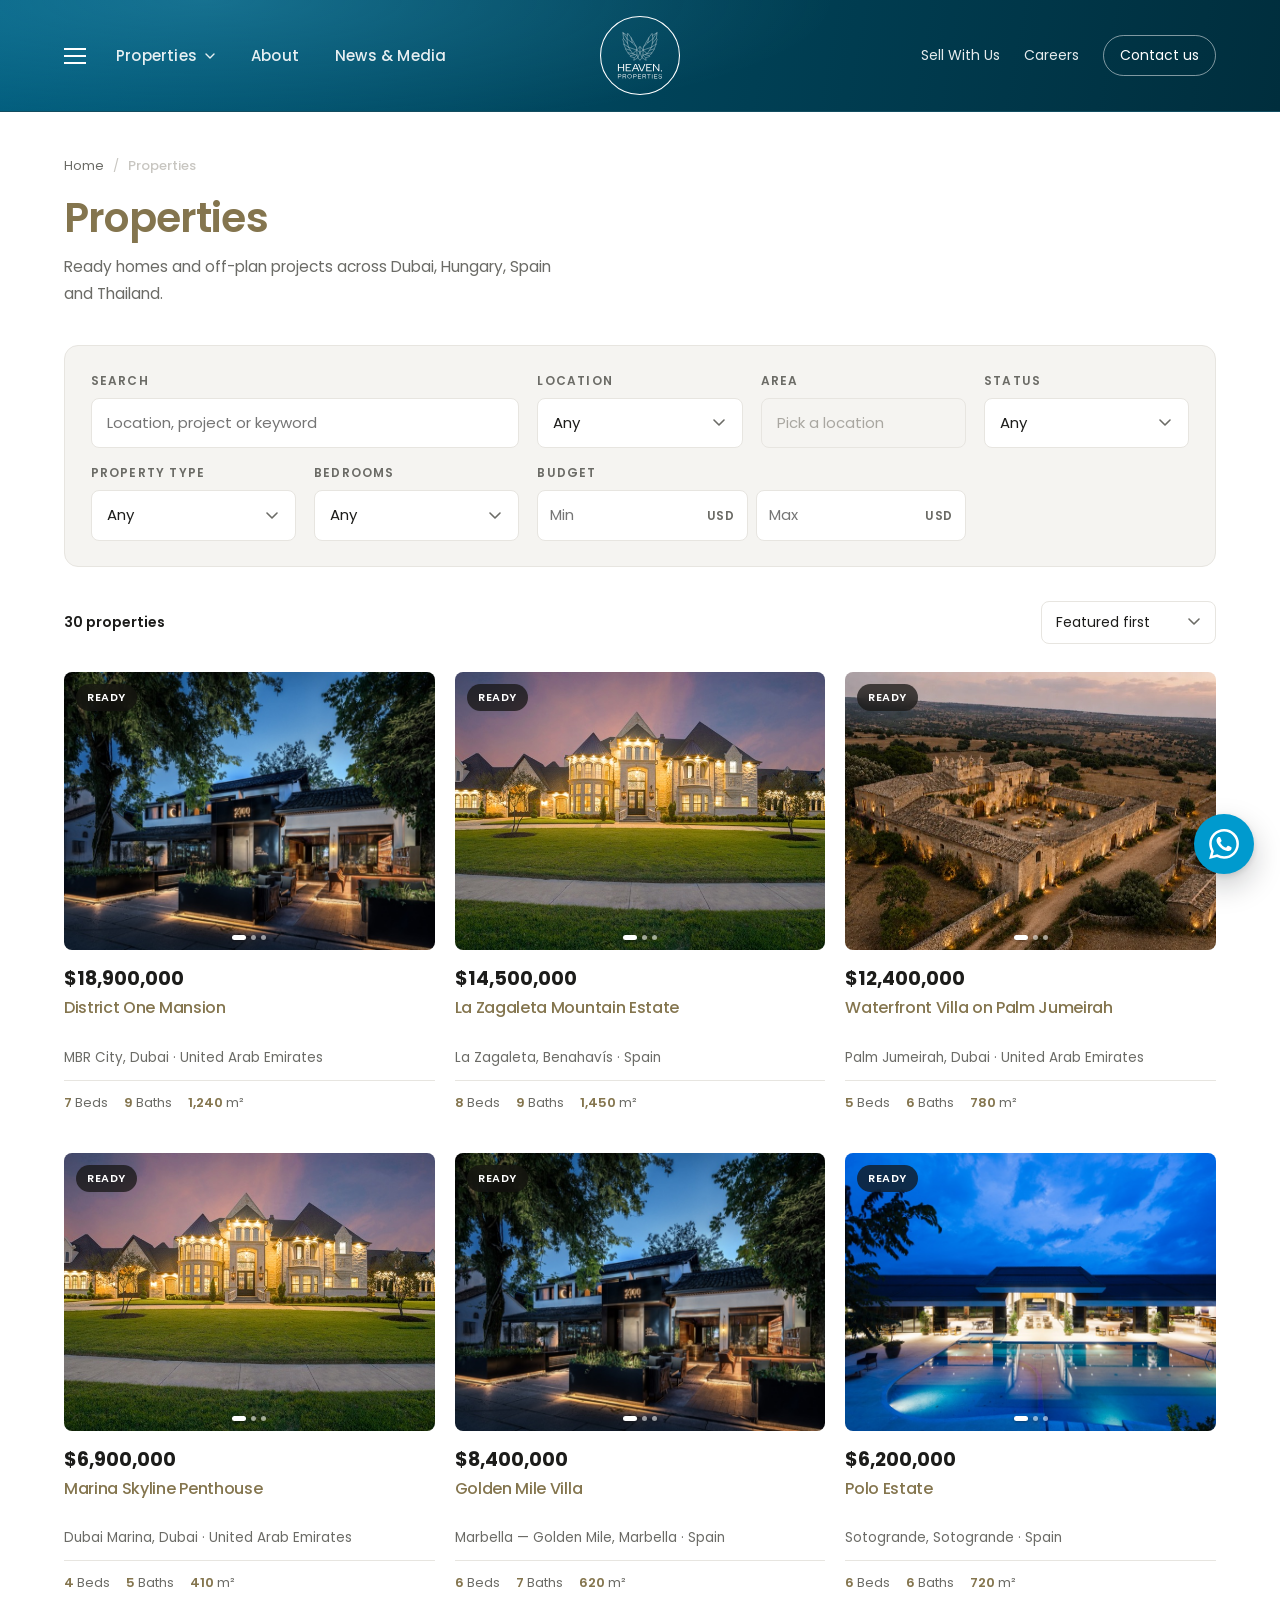
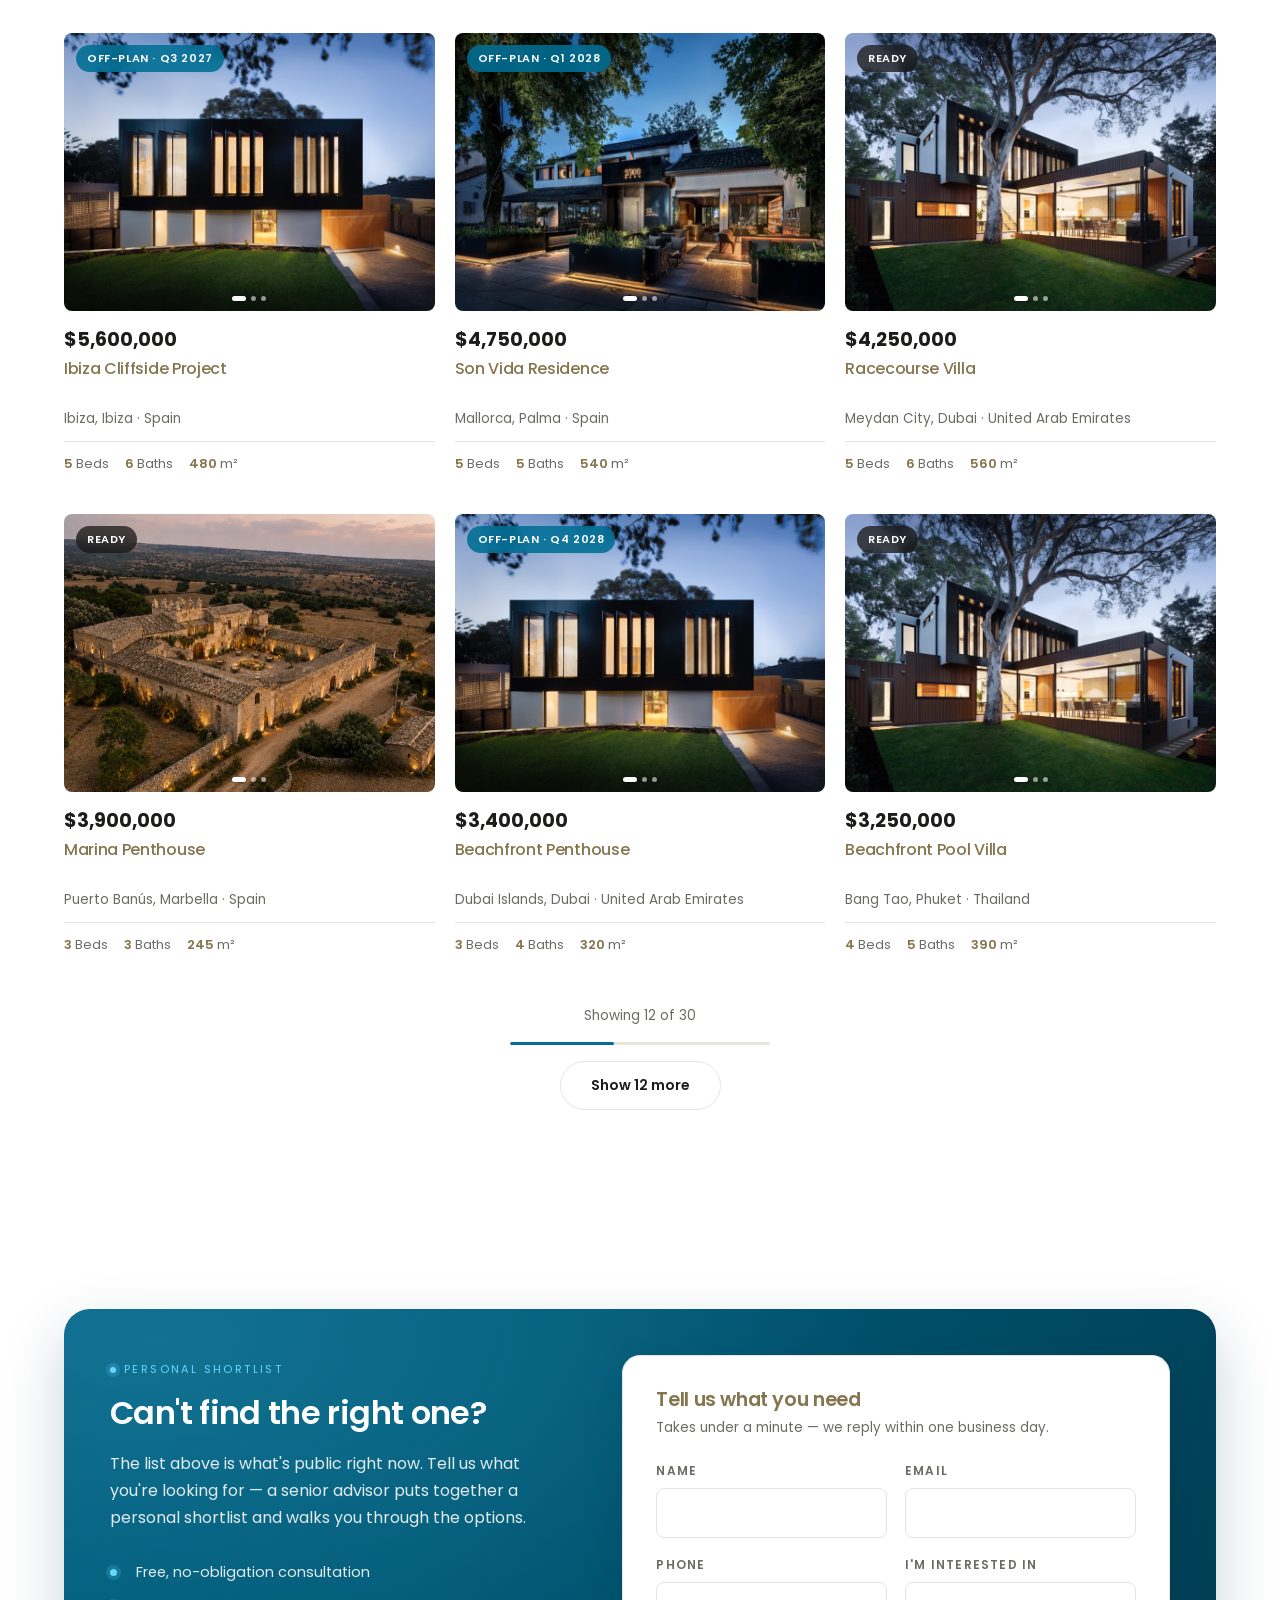
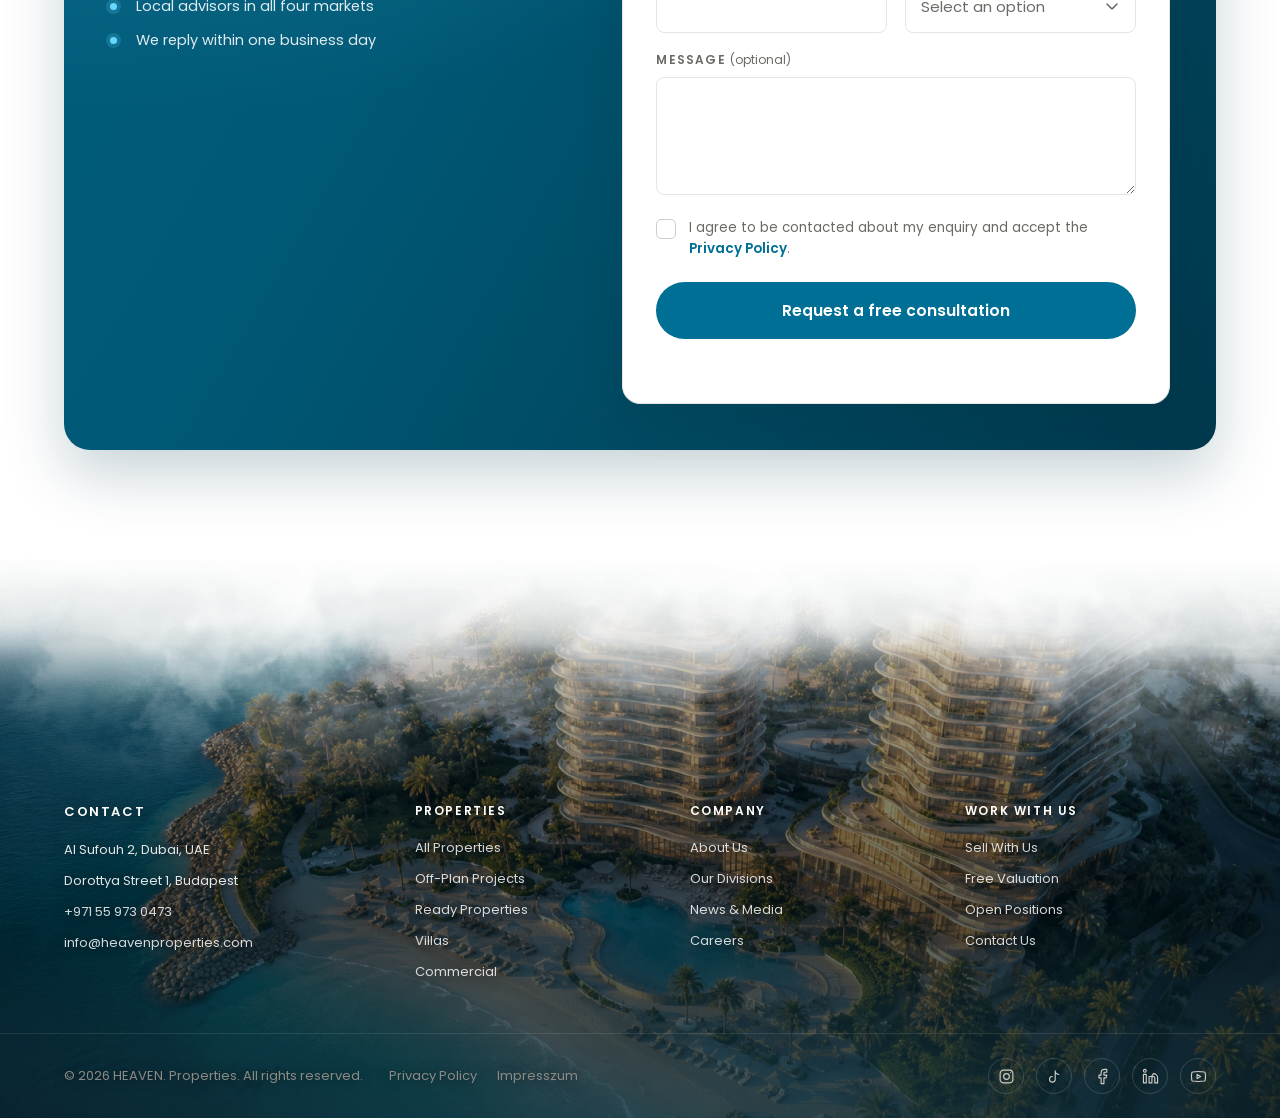
<file: properties.html>
<!DOCTYPE html>
<html lang="en">
<head>
<meta charset="UTF-8">
<meta name="viewport" content="width=device-width, initial-scale=1.0">
<title>Properties &mdash; HEAVEN. Properties</title>
<meta name="description" content="Browse ready homes and off-plan projects in Dubai, Hungary, Spain and Thailand. Filter by location, status, type, bedrooms and budget.">
<link rel="preconnect" href="https://fonts.googleapis.com">
<link rel="preconnect" href="https://fonts.gstatic.com" crossorigin>
<link href="https://fonts.googleapis.com/css2?family=Poppins:wght@300;400;500;600;700&display=swap" rel="stylesheet">
<link rel="stylesheet" href="assets/styles.css?v=211">
</head>
<body>

<header class="site-header site-header--solid">
  <div class="header-overlay" id="headerOverlay">
    <div class="topbar">
      <div class="header-left">
        <button class="hamburger" id="hamburger" type="button" aria-label="Menu" aria-expanded="false" aria-controls="mobileMenu">
          <span></span><span></span><span></span>
        </button>
        <nav class="nav-left">
          <button class="nav-link" id="propertiesBtn" aria-expanded="false"
                  aria-controls="propertiesPanel" aria-haspopup="true">
            Properties
            <svg class="nav-chevron" width="10" height="6" viewBox="0 0 10 6" fill="none" aria-hidden="true">
              <path d="M1 1l4 4 4-4" stroke="currentColor" stroke-width="1.4" stroke-linecap="round" stroke-linejoin="round"/>
            </svg>
          </button>
          <a class="nav-link" href="/about.html">About</a>
          <a class="nav-link" href="/news.html">News &amp; Media</a>
        </nav>
      </div>

      <a class="logo" href="index.html" aria-label="Heaven Properties – home">
        <img src="/images/logo.svg" alt="Heaven Properties">
      </a>

      <div class="nav-right">
        <a href="/sell.html">Sell With Us</a>
        <a href="/careers.html">Careers</a>
        <a href="/contact.html" class="btn-ghost">Contact us</a>
      </div>
    </div>

    <div class="mega-panel" id="propertiesPanel" role="region" aria-label="Properties">
      <div class="mega-inner">
        <div class="mega-intro">
          <h2>Properties</h2>
          <p>Curated luxury homes across four destinations &mdash; from beachfront towers to lakeside estates.</p>
          <a href="/properties.html" class="pill">View All</a>
        </div>
        <div class="mega-cards">
          <a href="/properties.html?location=uae" class="dest-card">
            <div class="dest-swatch swatch" style="background-image:url('/images/country-dubai.png')"></div>
            <div class="dest-region">United Arab Emirates</div>
            <div class="dest-name">Dubai</div>
            <div class="dest-meta">Waterfront &amp; skyline residences</div>
          </a>
          <a href="/properties.html?location=hungary" class="dest-card">
            <div class="dest-swatch swatch" style="background-image:url('/images/country-hungary.png')"></div>
            <div class="dest-region">Budapest &amp; Balaton</div>
            <div class="dest-name">Hungary</div>
            <div class="dest-meta">Historic city &amp; lakeside estates</div>
          </a>
          <a href="/properties.html?location=spain" class="dest-card">
            <div class="dest-swatch swatch" style="background-image:url('/images/country-spain.png')"></div>
            <div class="dest-region">Costa del Sol &amp; Balearics</div>
            <div class="dest-name">Spain</div>
            <div class="dest-meta">Mediterranean villas &amp; fincas</div>
          </a>
          <a href="/properties.html?location=thailand" class="dest-card">
            <div class="dest-swatch swatch" style="background-image:url('/images/country-thailand.png')"></div>
            <div class="dest-region">Phuket &amp; Koh Samui</div>
            <div class="dest-name">Thailand</div>
            <div class="dest-meta">Tropical beachfront retreats</div>
          </a>
        </div>
      </div>
    </div>
  </div>

  </header>

<div class="nav-scrim" id="navScrim" aria-hidden="true"></div>

<div class="mm-backdrop" id="mmBackdrop" hidden></div>
<div class="mobile-menu" id="mobileMenu" role="dialog" aria-modal="true" aria-label="Menu" hidden>
  <div class="mm-top">
    <button class="mm-close" id="mmClose" type="button" aria-label="Close menu">
      <svg viewBox="0 0 24 24" fill="none" stroke="currentColor" stroke-width="1.7" stroke-linecap="round" aria-hidden="true" focusable="false"><path d="M6 6 18 18M18 6 6 18"/></svg>
    </button>
  </div>

  <a class="mm-cta" href="/contact.html">
    <svg viewBox="0 0 24 24" aria-hidden="true"><path d="M3 6h18v12H3z"/><path d="m3 7 9 6 9-6"/></svg>
    Talk to an advisor
  </a>

  <nav class="mm-nav" aria-label="Main">
    <p class="mm-group">Browse</p>
    <a class="mm-item" href="/properties.html">
      <svg viewBox="0 0 24 24" aria-hidden="true"><path d="M3 10.5 12 4l9 6.5V20a1 1 0 0 1-1 1H4a1 1 0 0 1-1-1z"/><path d="M9.5 21v-6h5v6"/></svg>
      All properties</a>
    <a class="mm-item" href="/properties.html?location=uae">
      <svg viewBox="0 0 24 24" aria-hidden="true"><path d="M12 21s6.5-5.6 6.5-10.2A6.5 6.5 0 0 0 5.5 10.8C5.5 15.4 12 21 12 21Z"/><circle cx="12" cy="10.6" r="2.4"/></svg>
      Dubai</a>
    <a class="mm-item" href="/properties.html?location=hungary">
      <svg viewBox="0 0 24 24" aria-hidden="true"><path d="M12 21s6.5-5.6 6.5-10.2A6.5 6.5 0 0 0 5.5 10.8C5.5 15.4 12 21 12 21Z"/><circle cx="12" cy="10.6" r="2.4"/></svg>
      Hungary</a>
    <a class="mm-item" href="/properties.html?location=spain">
      <svg viewBox="0 0 24 24" aria-hidden="true"><path d="M12 21s6.5-5.6 6.5-10.2A6.5 6.5 0 0 0 5.5 10.8C5.5 15.4 12 21 12 21Z"/><circle cx="12" cy="10.6" r="2.4"/></svg>
      Spain</a>
    <a class="mm-item" href="/properties.html?location=thailand">
      <svg viewBox="0 0 24 24" aria-hidden="true"><path d="M12 21s6.5-5.6 6.5-10.2A6.5 6.5 0 0 0 5.5 10.8C5.5 15.4 12 21 12 21Z"/><circle cx="12" cy="10.6" r="2.4"/></svg>
      Thailand</a>

    <p class="mm-group">Company</p>
    <a class="mm-item" href="/about.html">
      <svg viewBox="0 0 24 24" aria-hidden="true"><circle cx="12" cy="12" r="9"/><path d="M12 16v-5M12 8h.01"/></svg>
      About</a>
    <a class="mm-item" href="/news.html">
      <svg viewBox="0 0 24 24" aria-hidden="true"><path d="M4 5h13v14H5a1 1 0 0 1-1-1z"/><path d="M17 8h3v9a2 2 0 0 1-3 1.7"/><path d="M7 9h7M7 13h7"/></svg>
      News &amp; Media</a>

    <p class="mm-group">Work with us</p>
    <a class="mm-item" href="/sell.html">
      <svg viewBox="0 0 24 24" aria-hidden="true"><path d="M3 9.5 12 4l9 5.5V20H3z"/><path d="M9 20v-5h6v5"/></svg>
      Sell With Us</a>
    <a class="mm-item" href="/careers.html">
      <svg viewBox="0 0 24 24" aria-hidden="true"><circle cx="9" cy="8" r="3.2"/><path d="M3 20a6 6 0 0 1 12 0"/><path d="M17 11h4M19 9v4"/></svg>
      Careers</a>
  </nav>

  <div class="mm-foot">
    <a href="tel:+971559730473">+971 55 973 0473</a>
    <a href="mailto:info@heavenproperties.com">info@heavenproperties.com</a>
  </div>
</div>

<main class="collection">
  <div class="container coll-head">
    <nav class="crumbs" aria-label="Breadcrumb">
      <a href="/index.html">Home</a><span>/</span>
      <span class="crumb-current">Properties</span>
    </nav>
    <h1>Properties</h1>
    <p class="coll-lead">Ready homes and off-plan projects across Dubai, Hungary, Spain and Thailand.</p>
  </div>

  <div class="container">
    <form class="filters" id="filters" role="search" aria-label="Filter properties">
      <!-- Mobilon csak a Location és a "More filters" gomb látszik, hogy a
           találatok rögtön alatta legyenek; a többi mező a gomb mögé kerül.
           Desktopon a burkoló display:contents, a rács és a sorrend változatlan. -->
      <label class="field filter-location">
        <span>Location</span>
        <select name="location" id="fLocation">
          <option value="">Any</option>
          <option value="uae">Dubai, UAE</option>
          <option value="hungary">Hungary</option>
          <option value="spain">Spain</option>
          <option value="thailand">Thailand</option>
        </select>
      </label>
      <button class="filters-toggle" id="filtersToggle" type="button" aria-expanded="false" aria-controls="filtersMore">
        <svg viewBox="0 0 24 24" aria-hidden="true" focusable="false"><path d="M4 7h9M17 7h3M4 17h3M11 17h9"/><circle cx="15" cy="7" r="2"/><circle cx="9" cy="17" r="2"/></svg>
        <span>More filters</span>
        <span class="filters-count" id="filtersCount" hidden></span>
      </button>
      <div class="filters-more" id="filtersMore">
        <label class="field filter-search">
          <span>Search</span>
          <input type="search" name="q" id="fQ" placeholder="Location, project or keyword" autocomplete="off">
        </label>
        <label class="field">
          <span>Area</span>
          <!-- a lista a választott országtól függ, JS tölti fel -->
          <select name="area" id="fArea" disabled>
            <option value="">Pick a location</option>
          </select>
        </label>
        <label class="field">
          <span>Status</span>
          <select name="status" id="fStatus">
            <option value="">Any</option>
            <option value="off-plan">Off-plan</option>
            <option value="ready">Ready</option>
          </select>
        </label>
        <label class="field">
          <span>Property type</span>
          <select name="type" id="fType">
            <option value="">Any</option>
            <option value="villa">Villa</option>
            <option value="apartment">Apartment</option>
            <option value="penthouse">Penthouse</option>
            <option value="townhouse">Townhouse</option>
            <option value="commercial">Commercial</option>
          </select>
        </label>
        <label class="field">
          <span>Bedrooms</span>
          <select name="beds" id="fBeds">
            <option value="">Any</option>
            <option value="1">1+</option>
            <option value="2">2+</option>
            <option value="3">3+</option>
            <option value="4">4+</option>
            <option value="5">5+</option>
          </select>
        </label>
        <!-- két mezőnek nem lehet egy közös <label>-je, ezért div + saját aria-label -->
        <div class="field budget-field">
          <span id="budgetLabel">Budget</span>
          <div class="budget-range">
            <div class="money-input">
              <input type="text" inputmode="numeric" id="fMin" placeholder="Min"
                     aria-label="Minimum price in US dollars" autocomplete="off">
              <span class="money-suffix" aria-hidden="true">USD</span>
            </div>
            <div class="money-input">
              <input type="text" inputmode="numeric" id="fMax" placeholder="Max"
                     aria-label="Maximum price in US dollars" autocomplete="off">
              <span class="money-suffix" aria-hidden="true">USD</span>
            </div>
          </div>
          <p class="budget-note" id="budgetNote" role="status" hidden>Minimum is higher than maximum.</p>
        </div>
      </div>
    </form>

    <div class="results-bar">
      <p class="results-count" id="resultCount" role="status" aria-live="polite"></p>
      <div class="results-tools">
        <button class="clear-filters" id="clearFilters" type="button" hidden>Clear filters</button>
        <label class="sort-field">
          <span class="sr-only">Sort by</span>
          <select id="fSort">
            <option value="featured">Featured first</option>
            <option value="price-asc">Price: low to high</option>
            <option value="price-desc">Price: high to low</option>
            <option value="size-desc">Largest first</option>
          </select>
        </label>
      </div>
    </div>

    <div class="prop-grid" id="propGrid"></div>

    <div class="load-more" id="loadMore" hidden>
      <p class="load-progress-text" id="loadCount"></p>
      <div class="load-progress" id="loadTrack" role="progressbar"
           aria-label="Loaded properties" aria-valuemin="0">
        <span id="loadBar"></span>
      </div>
      <button class="btn-outline" id="showMore" type="button"></button>
    </div>

    <div class="no-results" id="noResults" hidden>
      <h2>No properties match these filters</h2>
      <p>Try widening the budget or clearing a filter &mdash; new listings are added every week.</p>
      <button class="btn-solid" type="button" id="resetFromEmpty">Clear filters</button>
    </div>
  </div>
</main>

<section class="container contact" id="contact">
  <div class="contact-panel">
  <div class="contact-grid">
    <div class="contact-intro">
      <span class="contact-eyebrow">Personal shortlist</span>
      <h2>Can't find the right one?</h2>
      <p>The list above is what's public right now. Tell us what you're looking for &mdash; a senior advisor puts together a personal shortlist and walks you through the options.</p>
      <ul class="contact-points">
        <li>Free, no-obligation consultation</li>
        <li>Local advisors in all four markets</li>
        <li>We reply within one business day</li>
      </ul>
    </div>

    <form class="contact-form" id="contactForm" novalidate>
      <div class="contact-form-head">
        <h3>Tell us what you need</h3>
        <p>Takes under a minute &mdash; we reply within one business day.</p>
      </div>
      <div class="field-row">
        <label class="field">
          <span>Name</span>
          <input type="text" name="name" autocomplete="name" required>
        </label>
        <label class="field">
          <span>Email</span>
          <input type="email" name="email" autocomplete="email" required>
        </label>
      </div>
      <div class="field-row">
        <label class="field">
          <span>Phone</span>
          <input type="tel" name="phone" autocomplete="tel">
        </label>
            <label class="field">
          <span>I'm interested in</span>
          <select name="interest" required>
            <option value="" disabled selected>Select an option</option>
            <option>Buying Property</option>
            <option>Investment Opportunities</option>
            <option>Visa &amp; Relocation</option>
            <option>Rental Management</option>
            <option>Other</option>
          </select>
        </label>
      </div>
      <label class="field">
        <span>Message <em>(optional)</em></span>
        <textarea name="message" rows="4"></textarea>
      </label>
      <label class="checkfield">
        <input type="checkbox" name="consent" required>
        <span class="checkbox-box" aria-hidden="true"></span>
        <span class="checkfield-text">I agree to be contacted about my enquiry and accept the <a href="/privacy.html" target="_blank" rel="noopener">Privacy Policy</a>.</span>
      </label>
      <button type="submit" class="btn-solid">Request a free consultation</button>
      <p class="form-note" id="formNote" role="status"></p>
    </form>
  </div>
  </div>
</section>

<footer class="site-footer">
  <div class="cloud-band cloud-band--top" aria-hidden="true">
    <div class="cloud-drift">
      <span class="cloud-layer back"></span>
      <span class="cloud-layer front"></span>
    </div>
    <div class="cloud-solid"></div>
  </div>

  <svg class="icon-sprite" aria-hidden="true" focusable="false">
    <symbol id="ic-instagram" viewBox="0 0 24 24">
      <rect x="3" y="3" width="18" height="18" rx="5"/>
      <circle cx="12" cy="12" r="4"/>
      <path d="M17.5 6.5h.01"/>
    </symbol>
    <symbol id="ic-tiktok" viewBox="0 0 24 24">
      <path d="M9 12a4 4 0 1 0 4 4V4a5 5 0 0 0 5 5"/>
    </symbol>
    <symbol id="ic-facebook" viewBox="0 0 24 24">
      <path d="M18 2h-3a5 5 0 0 0-5 5v3H7v4h3v8h4v-8h3l1-4h-4V7a1 1 0 0 1 1-1h3z"/>
    </symbol>
    <symbol id="ic-linkedin" viewBox="0 0 24 24">
      <path d="M16 8a6 6 0 0 1 6 6v7h-4v-7a2 2 0 0 0-4 0v7h-4v-9h4v1.5A6 6 0 0 1 16 8z"/>
      <rect x="2" y="9" width="4" height="12"/>
      <circle cx="4" cy="4" r="2"/>
    </symbol>
    <symbol id="ic-youtube" viewBox="0 0 24 24">
      <path d="M2.5 17a24.1 24.1 0 0 1 0-10 2 2 0 0 1 1.4-1.4 49.6 49.6 0 0 1 16.2 0A2 2 0 0 1 21.5 7a24.1 24.1 0 0 1 0 10 2 2 0 0 1-1.4 1.4 49.6 49.6 0 0 1-16.2 0A2 2 0 0 1 2.5 17"/>
      <path d="m10 15 5-3-5-3z"/>
    </symbol>
  </svg>

  <div class="container footer-grid">
    <div>
      <h5><a href="/contact.html">Contact</a></h5>
      <address class="footer-contact">
        <span>Al Sufouh 2, Dubai, UAE</span>
        <span>Dorottya Street 1, Budapest</span>
        <a href="tel:+971559730473">+971 55 973 0473</a>
        <a href="mailto:info@heavenproperties.com">info@heavenproperties.com</a>
      </address>
    </div>
    <div>
      <h5>Properties</h5>
      <a href="/properties.html">All Properties</a>
      <a href="/properties.html?status=off-plan">Off-Plan Projects</a>
      <a href="/properties.html?status=ready">Ready Properties</a>
      <a href="/properties.html?type=villa">Villas</a>
      <a href="/properties.html?type=commercial">Commercial</a>
    </div>
    <div>
      <h5>Company</h5>
      <a href="/about.html">About Us</a>
      <a href="/about.html#divisions">Our Divisions</a>
      <a href="/news.html">News &amp; Media</a>
      <a href="/careers.html">Careers</a>
    </div>
    <div>
      <h5>Work With Us</h5>
      <a href="/sell.html">Sell With Us</a>
      <a href="/sell.html#valuation">Free Valuation</a>
      <a href="/careers.html#positions">Open Positions</a>
      <a href="/contact.html">Contact Us</a>
    </div>
  </div>

  <div class="container footer-bottom">
    <div class="footer-legal">
      <span>&copy; 2026 HEAVEN. Properties. All rights reserved.</span>
      <nav class="footer-legal-links" aria-label="Legal">
        <a href="/privacy.html">Privacy Policy</a>
        <a href="/impresszum.html">Impresszum</a>
      </nav>
    </div>
    <div class="social-row">
      <a href="https://www.instagram.com/theheavenglobal/" target="_blank" rel="noopener" aria-label="Instagram"><svg aria-hidden="true" focusable="false"><use href="#ic-instagram"></use></svg></a>
      <a href="https://www.tiktok.com/@theheavenglobal" target="_blank" rel="noopener" aria-label="TikTok"><svg aria-hidden="true" focusable="false"><use href="#ic-tiktok"></use></svg></a>
      <a href="https://www.facebook.com/profile.php?id=61555367683600" target="_blank" rel="noopener" aria-label="Facebook"><svg aria-hidden="true" focusable="false"><use href="#ic-facebook"></use></svg></a>
      <a href="https://www.linkedin.com/company/101492278" target="_blank" rel="noopener" aria-label="LinkedIn"><svg aria-hidden="true" focusable="false"><use href="#ic-linkedin"></use></svg></a>
      <a href="https://www.youtube.com/@theheavenglobal" target="_blank" rel="noopener" aria-label="YouTube"><svg aria-hidden="true" focusable="false"><use href="#ic-youtube"></use></svg></a>
    </div>
  </div>
</footer>

<!-- WhatsApp widget: saját gomb + kártya, külső szkript nélkül -->
<div class="wa-widget" id="waWidget">
  <div class="wa-card" id="waCard" role="dialog" aria-labelledby="waTitle" hidden>
    <div class="wa-card-head">
      <span class="wa-avatar"><img src="/images/logo.svg" alt=""></span>
      <div class="wa-card-title">
        <strong id="waTitle">HEAVEN. Properties</strong>
        <span>Replies within 24 hours</span>
      </div>
      <button class="wa-close" id="waClose" type="button" aria-label="Close chat">
        <svg viewBox="0 0 24 24" aria-hidden="true" focusable="false"><path d="M6 6 18 18M18 6 6 18"/></svg>
      </button>
    </div>
    <div class="wa-card-body">
      <p class="wa-bubble">Hi there! &#128075;<br>Looking for your piece of HEAVEN.? Send us a message on WhatsApp and a dedicated advisor will get back to you.</p>
    </div>
    <div class="wa-card-foot">
      <a class="wa-start" href="https://wa.me/971559730473?text=Hi%20HEAVEN.%20Properties%2C%20I%E2%80%99d%20like%20to%20know%20more." target="_blank" rel="noopener">
        <svg viewBox="0 0 24 24" aria-hidden="true" focusable="false"><path d="M17.472 14.382c-.297-.149-1.758-.867-2.03-.967-.273-.099-.471-.148-.67.15-.197.297-.767.966-.94 1.164-.173.199-.347.223-.644.075-.297-.15-1.255-.463-2.39-1.475-.883-.788-1.48-1.761-1.653-2.059-.173-.297-.018-.458.13-.606.134-.133.298-.347.446-.52.149-.174.198-.298.298-.497.099-.198.05-.371-.025-.52-.075-.149-.669-1.612-.916-2.207-.242-.579-.487-.5-.669-.51-.173-.008-.371-.01-.57-.01-.198 0-.52.074-.792.372-.272.297-1.04 1.016-1.04 2.479 0 1.462 1.065 2.875 1.213 3.074.149.198 2.096 3.2 5.077 4.487.709.306 1.262.489 1.694.625.712.227 1.36.195 1.871.118.571-.085 1.758-.719 2.006-1.413.248-.694.248-1.289.173-1.413-.074-.124-.272-.198-.57-.347m-5.421 7.403h-.004a9.87 9.87 0 0 1-5.031-1.378l-.361-.214-3.741.982.998-3.648-.235-.374a9.86 9.86 0 0 1-1.51-5.26c.001-5.45 4.436-9.884 9.888-9.884 2.64 0 5.122 1.03 6.988 2.898a9.825 9.825 0 0 1 2.893 6.994c-.003 5.45-4.437 9.884-9.885 9.884m8.413-18.297A11.815 11.815 0 0 0 12.05 0C5.495 0 .16 5.335.157 11.892c0 2.096.547 4.142 1.588 5.945L.057 24l6.305-1.654a11.882 11.882 0 0 0 5.683 1.448h.005c6.554 0 11.89-5.335 11.893-11.893a11.821 11.821 0 0 0-3.48-8.413Z"/></svg>
        Start chat
      </a>
    </div>
  </div>
  <button class="wa-fab" id="waFab" type="button" aria-expanded="false" aria-controls="waCard" aria-label="Chat with us on WhatsApp">
    <svg class="wa-fab-icon" viewBox="0 0 24 24" aria-hidden="true" focusable="false"><path d="M17.472 14.382c-.297-.149-1.758-.867-2.03-.967-.273-.099-.471-.148-.67.15-.197.297-.767.966-.94 1.164-.173.199-.347.223-.644.075-.297-.15-1.255-.463-2.39-1.475-.883-.788-1.48-1.761-1.653-2.059-.173-.297-.018-.458.13-.606.134-.133.298-.347.446-.52.149-.174.198-.298.298-.497.099-.198.05-.371-.025-.52-.075-.149-.669-1.612-.916-2.207-.242-.579-.487-.5-.669-.51-.173-.008-.371-.01-.57-.01-.198 0-.52.074-.792.372-.272.297-1.04 1.016-1.04 2.479 0 1.462 1.065 2.875 1.213 3.074.149.198 2.096 3.2 5.077 4.487.709.306 1.262.489 1.694.625.712.227 1.36.195 1.871.118.571-.085 1.758-.719 2.006-1.413.248-.694.248-1.289.173-1.413-.074-.124-.272-.198-.57-.347m-5.421 7.403h-.004a9.87 9.87 0 0 1-5.031-1.378l-.361-.214-3.741.982.998-3.648-.235-.374a9.86 9.86 0 0 1-1.51-5.26c.001-5.45 4.436-9.884 9.888-9.884 2.64 0 5.122 1.03 6.988 2.898a9.825 9.825 0 0 1 2.893 6.994c-.003 5.45-4.437 9.884-9.885 9.884m8.413-18.297A11.815 11.815 0 0 0 12.05 0C5.495 0 .16 5.335.157 11.892c0 2.096.547 4.142 1.588 5.945L.057 24l6.305-1.654a11.882 11.882 0 0 0 5.683 1.448h.005c6.554 0 11.89-5.335 11.893-11.893a11.821 11.821 0 0 0-3.48-8.413Z"/></svg>
    <svg class="wa-fab-close" viewBox="0 0 24 24" aria-hidden="true" focusable="false"><path d="M6 6 18 18M18 6 6 18"/></svg>
  </button>
</div>

<script src="assets/app.js?v=203" defer></script>
<script src="assets/properties.js?v=209" defer></script>
</body>
</html>
</file>
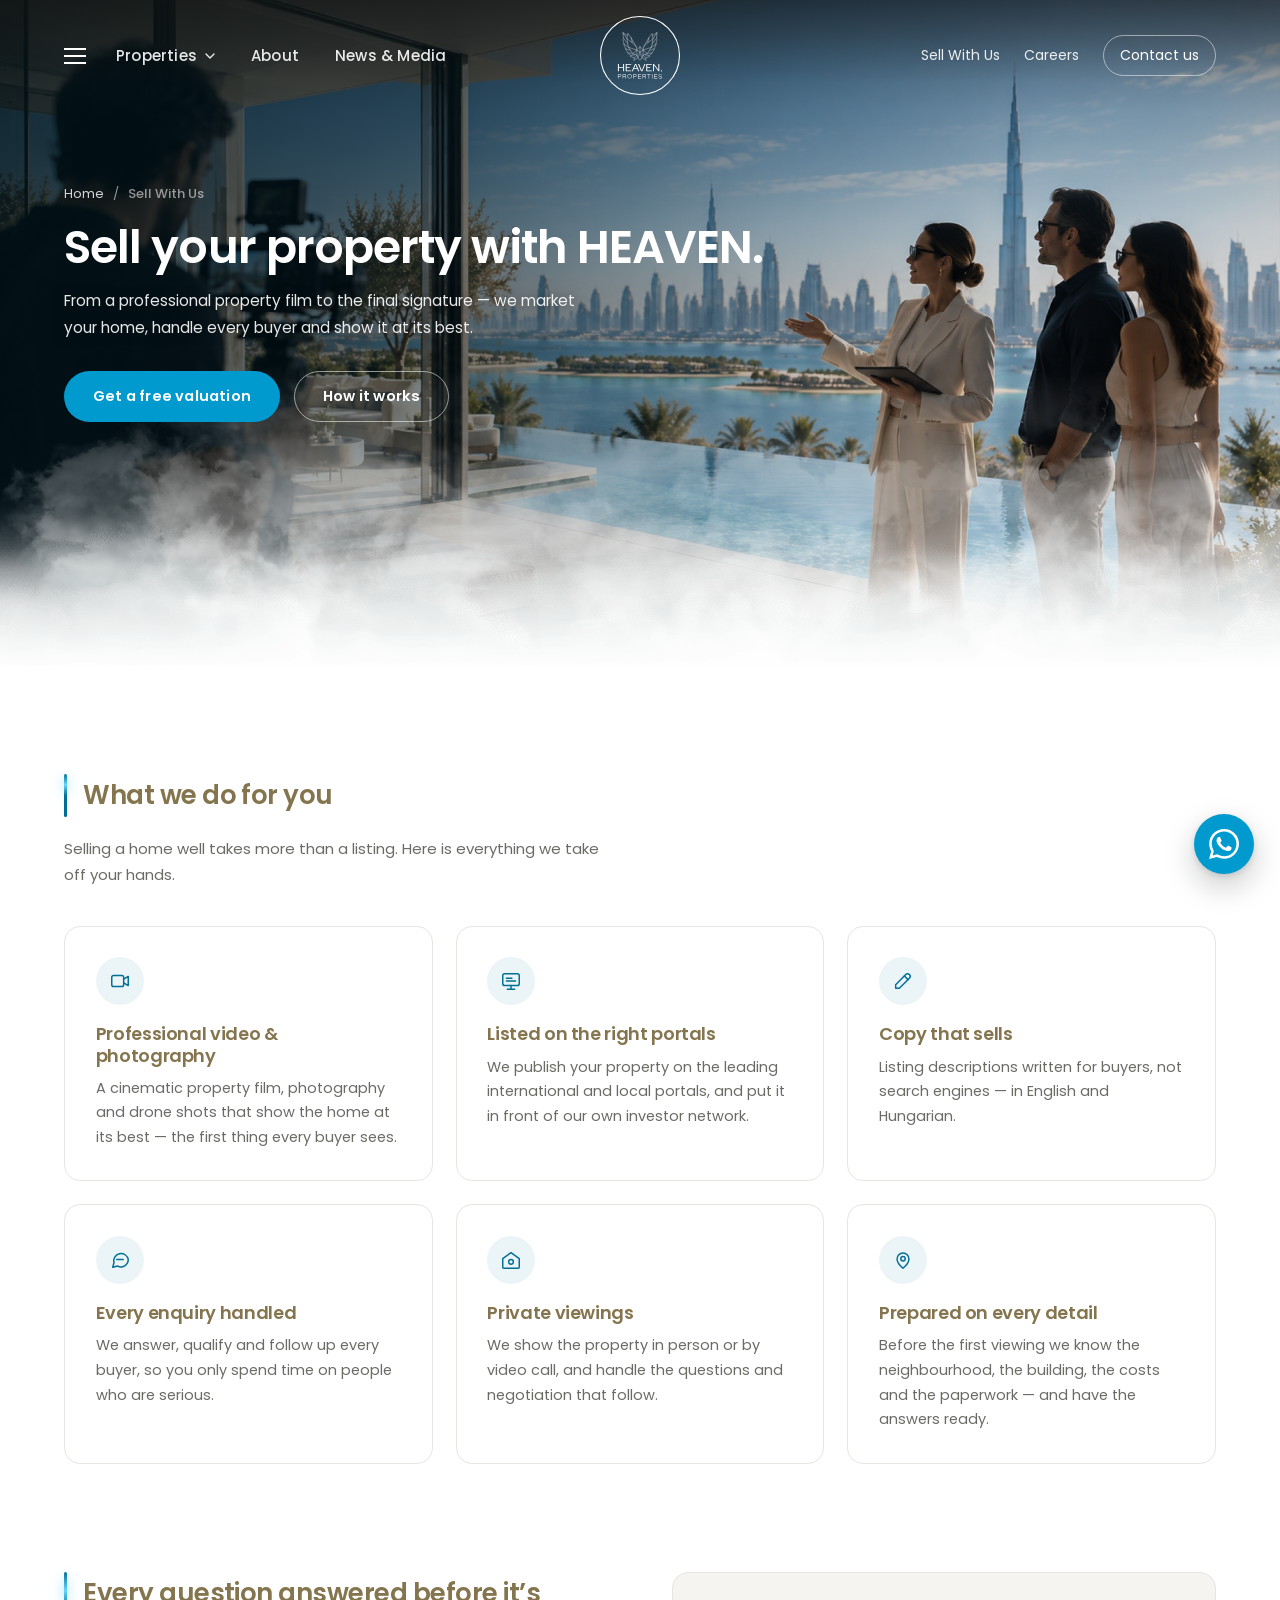
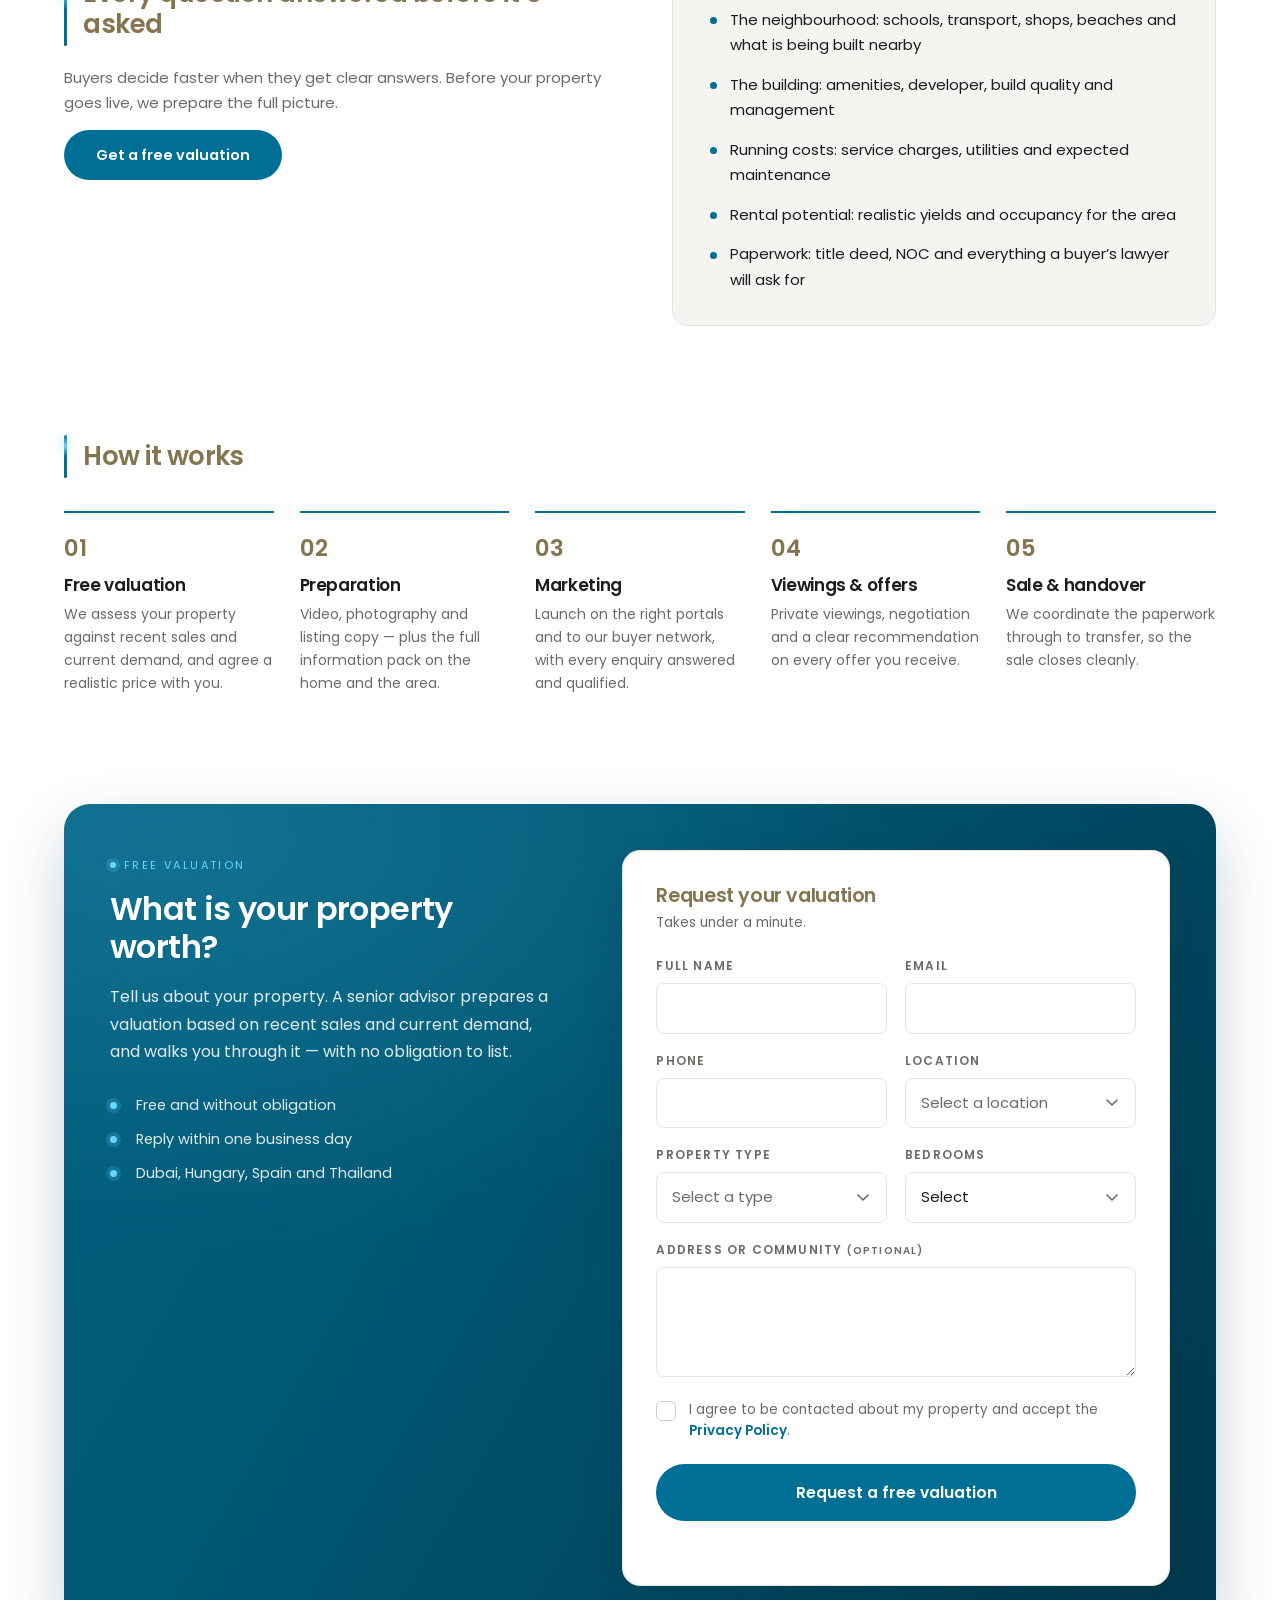
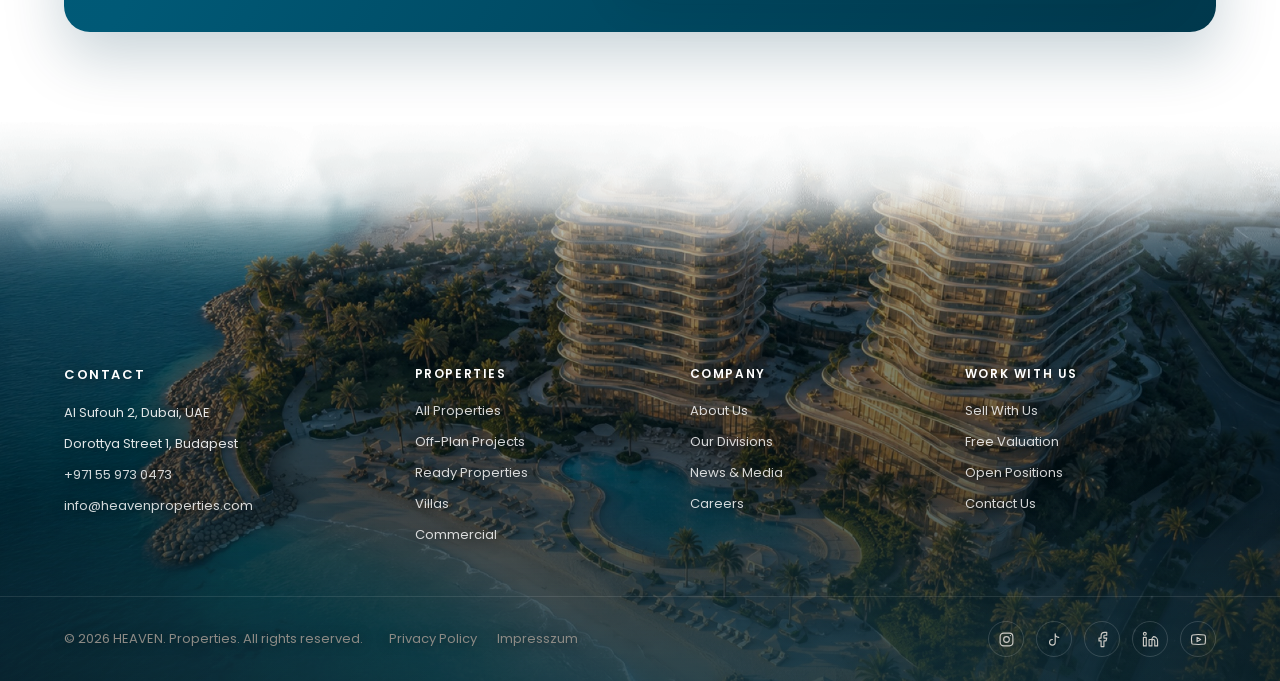
<file: sell.html>
<!DOCTYPE html>
<html lang="en">
<head>
<meta charset="UTF-8">
<meta name="viewport" content="width=device-width, initial-scale=1.0">
<title>Sell With Us &mdash; HEAVEN. Properties</title>
<meta name="description" content="Sell your property with HEAVEN. Properties: professional video, listings on the right portals, copy that sells, buyer handling and private viewings.">
<link rel="preconnect" href="https://fonts.googleapis.com">
<link rel="preconnect" href="https://fonts.gstatic.com" crossorigin>
<link href="https://fonts.googleapis.com/css2?family=Poppins:wght@300;400;500;600;700&display=swap" rel="stylesheet">
<link rel="stylesheet" href="assets/styles.css?v=211">
</head>
<body>

<header class="site-header">
  <div class="header-overlay" id="headerOverlay">
    <div class="topbar">
      <div class="header-left">
        <button class="hamburger" id="hamburger" type="button" aria-label="Menu" aria-expanded="false" aria-controls="mobileMenu">
          <span></span><span></span><span></span>
        </button>
        <nav class="nav-left">
          <button class="nav-link" id="propertiesBtn" aria-expanded="false"
                  aria-controls="propertiesPanel" aria-haspopup="true">
            Properties
            <svg class="nav-chevron" width="10" height="6" viewBox="0 0 10 6" fill="none" aria-hidden="true">
              <path d="M1 1l4 4 4-4" stroke="currentColor" stroke-width="1.4" stroke-linecap="round" stroke-linejoin="round"/>
            </svg>
          </button>
          <a class="nav-link" href="/about.html">About</a>
          <a class="nav-link" href="/news.html">News &amp; Media</a>
        </nav>
      </div>

      <a class="logo" href="index.html" aria-label="Heaven Properties – home">
        <img src="/images/logo.svg" alt="Heaven Properties">
      </a>

      <div class="nav-right">
        <a href="/sell.html">Sell With Us</a>
        <a href="/careers.html">Careers</a>
        <a href="/contact.html" class="btn-ghost">Contact us</a>
      </div>
    </div>

    <div class="mega-panel" id="propertiesPanel" role="region" aria-label="Properties">
      <div class="mega-inner">
        <div class="mega-intro">
          <h2>Properties</h2>
          <p>Curated luxury homes across four destinations &mdash; from beachfront towers to lakeside estates.</p>
          <a href="/properties.html" class="pill">View All</a>
        </div>
        <div class="mega-cards">
          <a href="/properties.html?location=uae" class="dest-card">
            <div class="dest-swatch swatch" style="background-image:url('/images/country-dubai.png')"></div>
            <div class="dest-region">United Arab Emirates</div>
            <div class="dest-name">Dubai</div>
            <div class="dest-meta">Waterfront &amp; skyline residences</div>
          </a>
          <a href="/properties.html?location=hungary" class="dest-card">
            <div class="dest-swatch swatch" style="background-image:url('/images/country-hungary.png')"></div>
            <div class="dest-region">Budapest &amp; Balaton</div>
            <div class="dest-name">Hungary</div>
            <div class="dest-meta">Historic city &amp; lakeside estates</div>
          </a>
          <a href="/properties.html?location=spain" class="dest-card">
            <div class="dest-swatch swatch" style="background-image:url('/images/country-spain.png')"></div>
            <div class="dest-region">Costa del Sol &amp; Balearics</div>
            <div class="dest-name">Spain</div>
            <div class="dest-meta">Mediterranean villas &amp; fincas</div>
          </a>
          <a href="/properties.html?location=thailand" class="dest-card">
            <div class="dest-swatch swatch" style="background-image:url('/images/country-thailand.png')"></div>
            <div class="dest-region">Phuket &amp; Koh Samui</div>
            <div class="dest-name">Thailand</div>
            <div class="dest-meta">Tropical beachfront retreats</div>
          </a>
        </div>
      </div>
    </div>
  </div>

  </header>

<div class="mm-backdrop" id="mmBackdrop" hidden></div>
<div class="mobile-menu" id="mobileMenu" role="dialog" aria-modal="true" aria-label="Menu" hidden>
  <div class="mm-top">
    <button class="mm-close" id="mmClose" type="button" aria-label="Close menu">
      <svg viewBox="0 0 24 24" fill="none" stroke="currentColor" stroke-width="1.7" stroke-linecap="round" aria-hidden="true" focusable="false"><path d="M6 6 18 18M18 6 6 18"/></svg>
    </button>
  </div>

  <a class="mm-cta" href="/contact.html">
    <svg viewBox="0 0 24 24" aria-hidden="true"><path d="M3 6h18v12H3z"/><path d="m3 7 9 6 9-6"/></svg>
    Talk to an advisor
  </a>

  <nav class="mm-nav" aria-label="Main">
    <p class="mm-group">Browse</p>
    <a class="mm-item" href="/properties.html">
      <svg viewBox="0 0 24 24" aria-hidden="true"><path d="M3 10.5 12 4l9 6.5V20a1 1 0 0 1-1 1H4a1 1 0 0 1-1-1z"/><path d="M9.5 21v-6h5v6"/></svg>
      All properties</a>
    <a class="mm-item" href="/properties.html?location=uae">
      <svg viewBox="0 0 24 24" aria-hidden="true"><path d="M12 21s6.5-5.6 6.5-10.2A6.5 6.5 0 0 0 5.5 10.8C5.5 15.4 12 21 12 21Z"/><circle cx="12" cy="10.6" r="2.4"/></svg>
      Dubai</a>
    <a class="mm-item" href="/properties.html?location=hungary">
      <svg viewBox="0 0 24 24" aria-hidden="true"><path d="M12 21s6.5-5.6 6.5-10.2A6.5 6.5 0 0 0 5.5 10.8C5.5 15.4 12 21 12 21Z"/><circle cx="12" cy="10.6" r="2.4"/></svg>
      Hungary</a>
    <a class="mm-item" href="/properties.html?location=spain">
      <svg viewBox="0 0 24 24" aria-hidden="true"><path d="M12 21s6.5-5.6 6.5-10.2A6.5 6.5 0 0 0 5.5 10.8C5.5 15.4 12 21 12 21Z"/><circle cx="12" cy="10.6" r="2.4"/></svg>
      Spain</a>
    <a class="mm-item" href="/properties.html?location=thailand">
      <svg viewBox="0 0 24 24" aria-hidden="true"><path d="M12 21s6.5-5.6 6.5-10.2A6.5 6.5 0 0 0 5.5 10.8C5.5 15.4 12 21 12 21Z"/><circle cx="12" cy="10.6" r="2.4"/></svg>
      Thailand</a>

    <p class="mm-group">Company</p>
    <a class="mm-item" href="/about.html">
      <svg viewBox="0 0 24 24" aria-hidden="true"><circle cx="12" cy="12" r="9"/><path d="M12 16v-5M12 8h.01"/></svg>
      About</a>
    <a class="mm-item" href="/news.html">
      <svg viewBox="0 0 24 24" aria-hidden="true"><path d="M4 5h13v14H5a1 1 0 0 1-1-1z"/><path d="M17 8h3v9a2 2 0 0 1-3 1.7"/><path d="M7 9h7M7 13h7"/></svg>
      News &amp; Media</a>

    <p class="mm-group">Work with us</p>
    <a class="mm-item" href="/sell.html">
      <svg viewBox="0 0 24 24" aria-hidden="true"><path d="M3 9.5 12 4l9 5.5V20H3z"/><path d="M9 20v-5h6v5"/></svg>
      Sell With Us</a>
    <a class="mm-item" href="/careers.html">
      <svg viewBox="0 0 24 24" aria-hidden="true"><circle cx="9" cy="8" r="3.2"/><path d="M3 20a6 6 0 0 1 12 0"/><path d="M17 11h4M19 9v4"/></svg>
      Careers</a>
  </nav>

  <div class="mm-foot">
    <a href="tel:+971559730473">+971 55 973 0473</a>
    <a href="mailto:info@heavenproperties.com">info@heavenproperties.com</a>
  </div>
</div>

<div class="nav-scrim" id="navScrim" aria-hidden="true"></div>

<main class="about sell">
  <section class="page-hero page-hero--sell">
    <div class="page-hero-bg" aria-hidden="true"></div>
    <div class="container page-hero-inner">
      <nav class="crumbs" aria-label="Breadcrumb">
        <a href="/index.html">Home</a><span>/</span>
        <span class="crumb-current">Sell With Us</span>
      </nav>
      <h1>Sell your property with HEAVEN.</h1>
      <p class="page-hero-lead">From a professional property film to the final signature &mdash; we market your home, handle every buyer and show it at its best.</p>
      <div class="hero-cta">
        <a class="hero-btn hero-btn--primary" href="#valuation">Get a free valuation</a>
        <a class="hero-btn hero-btn--ghost" href="#process">How it works</a>
      </div>
    </div>
    <div class="hero-cloud-drift" aria-hidden="true">
      <span class="cloud-layer back"></span>
      <span class="cloud-layer mid"></span>
      <span class="cloud-layer front"></span>
    </div>
    <div class="hero-clouds" aria-hidden="true"></div>
  </section>

  <section class="container sell-services">
    <div class="section-head"><h2 class="section-title">What we do for you</h2></div>
    <p class="section-lead">Selling a home well takes more than a listing. Here is everything we take off your hands.</p>
    <div class="sell-grid">
      <div class="sell-card">
        <span class="sell-icon"><svg viewBox="0 0 24 24" aria-hidden="true"><rect x="3" y="6" width="13" height="12" rx="2"/><path d="m16 10 5-3v10l-5-3"/></svg></span>
        <h3>Professional video &amp; photography</h3>
        <p>A cinematic property film, photography and drone shots that show the home at its best &mdash; the first thing every buyer sees.</p>
      </div>
      <div class="sell-card">
        <span class="sell-icon"><svg viewBox="0 0 24 24" aria-hidden="true"><rect x="3" y="4" width="18" height="13" rx="2"/><path d="M8 21h8M12 17v4"/><path d="M7 9h6M7 12h10"/></svg></span>
        <h3>Listed on the right portals</h3>
        <p>We publish your property on the leading international and local portals, and put it in front of our own investor network.</p>
      </div>
      <div class="sell-card">
        <span class="sell-icon"><svg viewBox="0 0 24 24" aria-hidden="true"><path d="M4 20h4L19 9a2.8 2.8 0 0 0-4-4L4 16z"/><path d="M13.5 6.5l4 4"/></svg></span>
        <h3>Copy that sells</h3>
        <p>Listing descriptions written for buyers, not search engines &mdash; in English and Hungarian.</p>
      </div>
      <div class="sell-card">
        <span class="sell-icon"><svg viewBox="0 0 24 24" aria-hidden="true"><path d="M21 11.5a8 8 0 0 1-11.6 7.1L4 20l1.4-5A8 8 0 1 1 21 11.5Z"/><path d="M8.5 11.5h7"/></svg></span>
        <h3>Every enquiry handled</h3>
        <p>We answer, qualify and follow up every buyer, so you only spend time on people who are serious.</p>
      </div>
      <div class="sell-card">
        <span class="sell-icon"><svg viewBox="0 0 24 24" aria-hidden="true"><path d="M3 10.5 12 4l9 6.5V20a1 1 0 0 1-1 1H4a1 1 0 0 1-1-1z"/><circle cx="12" cy="14" r="2.6"/></svg></span>
        <h3>Private viewings</h3>
        <p>We show the property in person or by video call, and handle the questions and negotiation that follow.</p>
      </div>
      <div class="sell-card">
        <span class="sell-icon"><svg viewBox="0 0 24 24" aria-hidden="true"><path d="M12 21s6.5-5.6 6.5-10.2A6.5 6.5 0 0 0 5.5 10.8C5.5 15.4 12 21 12 21Z"/><circle cx="12" cy="10.6" r="2.4"/></svg></span>
        <h3>Prepared on every detail</h3>
        <p>Before the first viewing we know the neighbourhood, the building, the costs and the paperwork &mdash; and have the answers ready.</p>
      </div>
    </div>
  </section>

  <section class="container sell-prepare">
    <div class="sell-prepare-intro">
      <div class="section-head"><h2 class="section-title">Every question answered before it&rsquo;s asked</h2></div>
      <p class="section-lead">Buyers decide faster when they get clear answers. Before your property goes live, we prepare the full picture.</p>
      <a class="btn-solid" href="#valuation">Get a free valuation</a>
    </div>
    <ul class="job-bullets sell-checklist">
          <li>The neighbourhood: schools, transport, shops, beaches and what is being built nearby</li>
          <li>The building: amenities, developer, build quality and management</li>
          <li>Running costs: service charges, utilities and expected maintenance</li>
          <li>Rental potential: realistic yields and occupancy for the area</li>
          <li>Paperwork: title deed, NOC and everything a buyer&rsquo;s lawyer will ask for</li>
    </ul>
  </section>

  <section class="container careers-process" id="process">
    <div class="section-head"><h2 class="section-title">How it works</h2></div>
    <ol class="step-list step-list--5">
      <li class="step">
        <span class="step-num">01</span>
        <h3>Free valuation</h3>
        <p>We assess your property against recent sales and current demand, and agree a realistic price with you.</p>
      </li>
      <li class="step">
        <span class="step-num">02</span>
        <h3>Preparation</h3>
        <p>Video, photography and listing copy &mdash; plus the full information pack on the home and the area.</p>
      </li>
      <li class="step">
        <span class="step-num">03</span>
        <h3>Marketing</h3>
        <p>Launch on the right portals and to our buyer network, with every enquiry answered and qualified.</p>
      </li>
      <li class="step">
        <span class="step-num">04</span>
        <h3>Viewings &amp; offers</h3>
        <p>Private viewings, negotiation and a clear recommendation on every offer you receive.</p>
      </li>
      <li class="step">
        <span class="step-num">05</span>
        <h3>Sale &amp; handover</h3>
        <p>We coordinate the paperwork through to transfer, so the sale closes cleanly.</p>
      </li>
    </ol>
  </section>

  <section class="container contact" id="valuation">
    <div class="contact-panel">
    <div class="contact-grid">
      <div class="contact-intro">
        <span class="contact-eyebrow">Free valuation</span>
        <h2>What is your property worth?</h2>
        <p>Tell us about your property. A senior advisor prepares a valuation based on recent sales and current demand, and walks you through it &mdash; with no obligation to list.</p>
        <ul class="contact-points">
          <li>Free and without obligation</li>
          <li>Reply within one business day</li>
          <li>Dubai, Hungary, Spain and Thailand</li>
        </ul>
      </div>

      <form class="contact-form" id="sellForm" novalidate>
        <div class="contact-form-head">
          <h3>Request your valuation</h3>
          <p>Takes under a minute.</p>
        </div>
        <div class="field-row">
          <label class="field">
            <span>Full name</span>
            <input type="text" name="name" autocomplete="name" required>
          </label>
          <label class="field">
            <span>Email</span>
            <input type="email" name="email" autocomplete="email" required>
          </label>
        </div>
        <div class="field-row">
          <label class="field">
            <span>Phone</span>
            <input type="tel" name="phone" autocomplete="tel">
          </label>
          <label class="field">
            <span>Location</span>
            <select name="location" required>
              <option value="">Select a location</option>
              <option>Dubai, UAE</option>
              <option>Hungary</option>
              <option>Spain</option>
              <option>Thailand</option>
            </select>
          </label>
        </div>
        <div class="field-row">
          <label class="field">
            <span>Property type</span>
            <select name="type" required>
              <option value="">Select a type</option>
              <option>Apartment</option>
              <option>Villa</option>
              <option>Penthouse</option>
              <option>Townhouse</option>
              <option>Plot</option>
              <option>Commercial</option>
            </select>
          </label>
          <label class="field">
            <span>Bedrooms</span>
            <select name="beds">
              <option value="">Select</option>
              <option>Studio</option><option>1</option><option>2</option><option>3</option><option>4</option><option>5+</option>
            </select>
          </label>
        </div>
        <label class="field">
          <span>Address or community <small>(optional)</small></span>
          <textarea name="message" rows="3"></textarea>
        </label>
        <label class="checkfield">
          <input type="checkbox" name="consent" required>
          <span class="checkbox-box" aria-hidden="true"></span>
          <span class="checkfield-text">I agree to be contacted about my property and accept the <a href="/privacy.html" target="_blank" rel="noopener">Privacy Policy</a>.</span>
        </label>
        <button type="submit" class="btn-solid">Request a free valuation</button>
        <p class="form-note" id="sellNote" role="status"></p>
      </form>
    </div>
    </div>
  </section>
</main>

<footer class="site-footer">
  <div class="cloud-band cloud-band--top" aria-hidden="true">
    <div class="cloud-drift">
      <span class="cloud-layer back"></span>
      <span class="cloud-layer front"></span>
    </div>
    <div class="cloud-solid"></div>
  </div>

  <svg class="icon-sprite" aria-hidden="true" focusable="false">
    <symbol id="ic-instagram" viewBox="0 0 24 24">
      <rect x="3" y="3" width="18" height="18" rx="5"/>
      <circle cx="12" cy="12" r="4"/>
      <path d="M17.5 6.5h.01"/>
    </symbol>
    <symbol id="ic-tiktok" viewBox="0 0 24 24">
      <path d="M9 12a4 4 0 1 0 4 4V4a5 5 0 0 0 5 5"/>
    </symbol>
    <symbol id="ic-facebook" viewBox="0 0 24 24">
      <path d="M18 2h-3a5 5 0 0 0-5 5v3H7v4h3v8h4v-8h3l1-4h-4V7a1 1 0 0 1 1-1h3z"/>
    </symbol>
    <symbol id="ic-linkedin" viewBox="0 0 24 24">
      <path d="M16 8a6 6 0 0 1 6 6v7h-4v-7a2 2 0 0 0-4 0v7h-4v-9h4v1.5A6 6 0 0 1 16 8z"/>
      <rect x="2" y="9" width="4" height="12"/>
      <circle cx="4" cy="4" r="2"/>
    </symbol>
    <symbol id="ic-youtube" viewBox="0 0 24 24">
      <path d="M2.5 17a24.1 24.1 0 0 1 0-10 2 2 0 0 1 1.4-1.4 49.6 49.6 0 0 1 16.2 0A2 2 0 0 1 21.5 7a24.1 24.1 0 0 1 0 10 2 2 0 0 1-1.4 1.4 49.6 49.6 0 0 1-16.2 0A2 2 0 0 1 2.5 17"/>
      <path d="m10 15 5-3-5-3z"/>
    </symbol>
  </svg>

  <div class="container footer-grid">
    <div>
      <h5><a href="/contact.html">Contact</a></h5>
      <address class="footer-contact">
        <span>Al Sufouh 2, Dubai, UAE</span>
        <span>Dorottya Street 1, Budapest</span>
        <a href="tel:+971559730473">+971 55 973 0473</a>
        <a href="mailto:info@heavenproperties.com">info@heavenproperties.com</a>
      </address>
    </div>
    <div>
      <h5>Properties</h5>
      <a href="/properties.html">All Properties</a>
      <a href="/properties.html?status=off-plan">Off-Plan Projects</a>
      <a href="/properties.html?status=ready">Ready Properties</a>
      <a href="/properties.html?type=villa">Villas</a>
      <a href="/properties.html?type=commercial">Commercial</a>
    </div>
    <div>
      <h5>Company</h5>
      <a href="/about.html">About Us</a>
      <a href="/about.html#divisions">Our Divisions</a>
      <a href="/news.html">News &amp; Media</a>
      <a href="/careers.html">Careers</a>
    </div>
    <div>
      <h5>Work With Us</h5>
      <a href="/sell.html">Sell With Us</a>
      <a href="/sell.html#valuation">Free Valuation</a>
      <a href="/careers.html#positions">Open Positions</a>
      <a href="/contact.html">Contact Us</a>
    </div>
  </div>

  <div class="container footer-bottom">
    <div class="footer-legal">
      <span>&copy; 2026 HEAVEN. Properties. All rights reserved.</span>
      <nav class="footer-legal-links" aria-label="Legal">
        <a href="/privacy.html">Privacy Policy</a>
        <a href="/impresszum.html">Impresszum</a>
      </nav>
    </div>
    <div class="social-row">
      <a href="https://www.instagram.com/theheavenglobal/" target="_blank" rel="noopener" aria-label="Instagram"><svg aria-hidden="true" focusable="false"><use href="#ic-instagram"></use></svg></a>
      <a href="https://www.tiktok.com/@theheavenglobal" target="_blank" rel="noopener" aria-label="TikTok"><svg aria-hidden="true" focusable="false"><use href="#ic-tiktok"></use></svg></a>
      <a href="https://www.facebook.com/profile.php?id=61555367683600" target="_blank" rel="noopener" aria-label="Facebook"><svg aria-hidden="true" focusable="false"><use href="#ic-facebook"></use></svg></a>
      <a href="https://www.linkedin.com/company/101492278" target="_blank" rel="noopener" aria-label="LinkedIn"><svg aria-hidden="true" focusable="false"><use href="#ic-linkedin"></use></svg></a>
      <a href="https://www.youtube.com/@theheavenglobal" target="_blank" rel="noopener" aria-label="YouTube"><svg aria-hidden="true" focusable="false"><use href="#ic-youtube"></use></svg></a>
    </div>
  </div>
</footer>

<script src="assets/sell.js?v=194" defer></script>
<!-- WhatsApp widget: saját gomb + kártya, külső szkript nélkül -->
<div class="wa-widget" id="waWidget">
  <div class="wa-card" id="waCard" role="dialog" aria-labelledby="waTitle" hidden>
    <div class="wa-card-head">
      <span class="wa-avatar"><img src="/images/logo.svg" alt=""></span>
      <div class="wa-card-title">
        <strong id="waTitle">HEAVEN. Properties</strong>
        <span>Replies within 24 hours</span>
      </div>
      <button class="wa-close" id="waClose" type="button" aria-label="Close chat">
        <svg viewBox="0 0 24 24" aria-hidden="true" focusable="false"><path d="M6 6 18 18M18 6 6 18"/></svg>
      </button>
    </div>
    <div class="wa-card-body">
      <p class="wa-bubble">Hi there! &#128075;<br>Looking for your piece of HEAVEN.? Send us a message on WhatsApp and a dedicated advisor will get back to you.</p>
    </div>
    <div class="wa-card-foot">
      <a class="wa-start" href="https://wa.me/971559730473?text=Hi%20HEAVEN.%20Properties%2C%20I%E2%80%99d%20like%20to%20know%20more." target="_blank" rel="noopener">
        <svg viewBox="0 0 24 24" aria-hidden="true" focusable="false"><path d="M17.472 14.382c-.297-.149-1.758-.867-2.03-.967-.273-.099-.471-.148-.67.15-.197.297-.767.966-.94 1.164-.173.199-.347.223-.644.075-.297-.15-1.255-.463-2.39-1.475-.883-.788-1.48-1.761-1.653-2.059-.173-.297-.018-.458.13-.606.134-.133.298-.347.446-.52.149-.174.198-.298.298-.497.099-.198.05-.371-.025-.52-.075-.149-.669-1.612-.916-2.207-.242-.579-.487-.5-.669-.51-.173-.008-.371-.01-.57-.01-.198 0-.52.074-.792.372-.272.297-1.04 1.016-1.04 2.479 0 1.462 1.065 2.875 1.213 3.074.149.198 2.096 3.2 5.077 4.487.709.306 1.262.489 1.694.625.712.227 1.36.195 1.871.118.571-.085 1.758-.719 2.006-1.413.248-.694.248-1.289.173-1.413-.074-.124-.272-.198-.57-.347m-5.421 7.403h-.004a9.87 9.87 0 0 1-5.031-1.378l-.361-.214-3.741.982.998-3.648-.235-.374a9.86 9.86 0 0 1-1.51-5.26c.001-5.45 4.436-9.884 9.888-9.884 2.64 0 5.122 1.03 6.988 2.898a9.825 9.825 0 0 1 2.893 6.994c-.003 5.45-4.437 9.884-9.885 9.884m8.413-18.297A11.815 11.815 0 0 0 12.05 0C5.495 0 .16 5.335.157 11.892c0 2.096.547 4.142 1.588 5.945L.057 24l6.305-1.654a11.882 11.882 0 0 0 5.683 1.448h.005c6.554 0 11.89-5.335 11.893-11.893a11.821 11.821 0 0 0-3.48-8.413Z"/></svg>
        Start chat
      </a>
    </div>
  </div>
  <button class="wa-fab" id="waFab" type="button" aria-expanded="false" aria-controls="waCard" aria-label="Chat with us on WhatsApp">
    <svg class="wa-fab-icon" viewBox="0 0 24 24" aria-hidden="true" focusable="false"><path d="M17.472 14.382c-.297-.149-1.758-.867-2.03-.967-.273-.099-.471-.148-.67.15-.197.297-.767.966-.94 1.164-.173.199-.347.223-.644.075-.297-.15-1.255-.463-2.39-1.475-.883-.788-1.48-1.761-1.653-2.059-.173-.297-.018-.458.13-.606.134-.133.298-.347.446-.52.149-.174.198-.298.298-.497.099-.198.05-.371-.025-.52-.075-.149-.669-1.612-.916-2.207-.242-.579-.487-.5-.669-.51-.173-.008-.371-.01-.57-.01-.198 0-.52.074-.792.372-.272.297-1.04 1.016-1.04 2.479 0 1.462 1.065 2.875 1.213 3.074.149.198 2.096 3.2 5.077 4.487.709.306 1.262.489 1.694.625.712.227 1.36.195 1.871.118.571-.085 1.758-.719 2.006-1.413.248-.694.248-1.289.173-1.413-.074-.124-.272-.198-.57-.347m-5.421 7.403h-.004a9.87 9.87 0 0 1-5.031-1.378l-.361-.214-3.741.982.998-3.648-.235-.374a9.86 9.86 0 0 1-1.51-5.26c.001-5.45 4.436-9.884 9.888-9.884 2.64 0 5.122 1.03 6.988 2.898a9.825 9.825 0 0 1 2.893 6.994c-.003 5.45-4.437 9.884-9.885 9.884m8.413-18.297A11.815 11.815 0 0 0 12.05 0C5.495 0 .16 5.335.157 11.892c0 2.096.547 4.142 1.588 5.945L.057 24l6.305-1.654a11.882 11.882 0 0 0 5.683 1.448h.005c6.554 0 11.89-5.335 11.893-11.893a11.821 11.821 0 0 0-3.48-8.413Z"/></svg>
    <svg class="wa-fab-close" viewBox="0 0 24 24" aria-hidden="true" focusable="false"><path d="M6 6 18 18M18 6 6 18"/></svg>
  </button>
</div>

<script src="assets/app.js?v=203" defer></script>
</body>
</html>
</file>
<file: assets/styles.css>
:root{
    --ink:#1c1c1a;
    --muted:#6b6b66;
    --line:#e7e5e0;
    --bg:#ffffff;
    --bg-soft:#f5f4f1;
    /* márkacián – csak SÖTÉT háttéren (fehéren 1.2:1, olvashatatlan) */
    /* Az alapszín: Pantone 801 C / rgb(0,154,206). Ebből épül az egész
       kék skála – a sötét háttérgradiensek és a világos fény-árnyalat is. */
    --brand:#009ace;
    /* világos árnyalat: fények, akcentusvonalak és apró feliratok sötét
       felületen (a #009ace ott 1,9–3,4 lenne, tehát olvashatatlan) */
    --brand-light:#66d8ff;
    /* ugyanaz a hue mélyítve, világos háttéren olvasható (~5:1) */
    --accent:#006f95;
    --accent-dark:#00526d;
    /* meleg borostyán – szintén csak fényként/kiemelésként, fehéren
       ~1.9:1, tehát szövegnek nem való */
    --amber:#faab35;
    /* meleg arany – világos lapon nagy címekhez (fehéren 4.53:1, tört fehéren
       4.12:1: 24px+ félkövér szövegnél átmegy; kis szöveghez NEM elég) */
    --gold:#84754e;
    --font:'Poppins', -apple-system, BlinkMacSystemFont, 'Segoe UI', sans-serif;

    /* layout: az eredeti oldal 1920px-es max szélessége és 5vw oldalpaddingje */
    --maxw:1920px;
    --pad:clamp(20px, 5vw, 96px);
    --gap:20px;
    /* a felhősáv magassága, és amennyivel a hero szöveg fölé kerül */
    --cloud-h:clamp(130px, 16vw, 270px);
    --hero-pad-b:clamp(150px, 14vw, 235px);
    /* szekciók közti levegő – a "lélegző" elrendezés alapmértéke */
    --section-gap:clamp(72px, 8.5vw, 150px);

    --c1:#8a9a8b; /* sage */
    --c2:#b98763; /* terracotta */
    --c3:#6f8398; /* dusty blue */
    --c4:#c9a876; /* sand */
    --c5:#8d7a95; /* mauve */
    --c6:#93826c; /* taupe */
    --c7:#6f9086; /* pine */
    --c8:#b3763f; /* clay */
  }
  *{box-sizing:border-box; margin:0; padding:0;}
  @media(prefers-reduced-motion:no-preference){
    html{scroll-behavior:smooth;}
  }
  body{
    font-family:var(--font);
    color:var(--ink);
    background:var(--bg);
    -webkit-font-smoothing:antialiased;
  }
  img,svg{display:block; max-width:100%;}
  a{color:inherit; text-decoration:none;}
  ul{list-style:none;}
  /* a Poppins nagy méretben lazán szedett, ezért enyhén szorosabb tracking */
  h1,h2,h3{font-family:var(--font); font-weight:600; line-height:1.18; letter-spacing:-.02em;}
  /* csak vízszintesen középre: a függőleges margót a section szabály adja */
  .container{max-width:var(--maxw); margin-inline:auto; padding:0 var(--pad);}
  /* A hidden attribútum UA-alapértelmezése display:none, amit BÁRMELY saját
     display szabály felülír (pl. display:flex) – ilyenkor a "rejtett" elem
     tovább foglalja a helyet. Ez globálisan zárja ki a hibát. */
  [hidden]{display:none !important;}

  /* Félkövér kiemelés a szövegben = arany. (Az aranynak fehéren 4,53:1 a
     kontrasztja, tehát normál szövegméretnél is átmegy.) */
  strong, b{color:var(--gold);}
  /* Gombokban NEM: ott a gomb saját színe viszi a feliratot. */
  button strong, button b,
  .btn-solid strong, .btn-solid b,
  .btn-outline strong, .btn-outline b,
  .btn-ghost strong, .btn-ghost b,
  .hero-btn strong, .hero-btn b,
  .pill strong, .pill b{color:inherit;}
  /* Sötét felületeken sem: ott az arany 1,1–2,8:1 lenne, vagyis olvashatatlan. */
  .feature-dark strong, .feature-dark b,
  .contact-panel strong, .contact-panel b,
  .stats-band strong, .stats-band b,
  .site-footer strong, .site-footer b,
  .lightbox strong, .lightbox b,
  .mega-panel strong, .mega-panel b,
  .agent-card strong, .agent-card b,
  .wa-card strong, .wa-card b{color:inherit;}



  .swatch{background-size:cover; background-position:center;}

  /* ---------- Header ---------- */
  header.site-header{
    position:relative;
    color:#fff;
  }
  .header-overlay{
    /* a hero tartalma z-index:2, a fejlécnek e fölé kell kerülnie,
       különben a hero cím átüt a nyitott dropdown panelen */
    position:absolute; top:0; left:0; right:0; z-index:20;
    background:linear-gradient(180deg, rgba(20,18,16,.55), rgba(20,18,16,.05) 75%, transparent);
  }
  /* Nyitott menünél a főoldal áttetsző fejléce is felveszi a gradienst.
     Külön réteg, mert két eltérő szerkezetű gradiens között a böngésző nem tud
     átmenetet animálni – az opacitás viszont animálható.
     z-index:-1: a fejléc saját háttere fölé, de a tartalma alá kerül. */
  .header-overlay::before{
    content:""; position:absolute; inset:0; z-index:-1; pointer-events:none;
    background:
      radial-gradient(85% 210% at 16% 0%, rgba(102,216,255,.22), transparent 58%),
      linear-gradient(100deg, #005c7c 0%, #004258 52%, #002e3d 100%);
    opacity:0; transition:opacity .35s ease;
  }
  .header-overlay.nav-open::before{opacity:1;}

  /* Nyitott menü mögött az oldal elsötétül és elmosódik. A fejléc z-indexe 20,
     ezért a réteg 15-ön ül: a tartalmat takarja, a fejlécet nem. */
  .nav-scrim{
    position:fixed; inset:0; z-index:15;
    background:rgba(5,13,16,.5);
    backdrop-filter:blur(7px); -webkit-backdrop-filter:blur(7px);
    opacity:0; visibility:hidden; pointer-events:none;
    transition:opacity .3s ease, visibility .3s;
  }
  body.nav-open .nav-scrim{opacity:1; visibility:visible; pointer-events:auto;}
  @media(prefers-reduced-motion:reduce){
    .nav-scrim, .header-overlay::before{transition:none;}
  }
  /* egy sor: bal menü | középen a logó | jobb oldali gombok.
     az 1fr auto 1fr miatt a logó akkor is pontosan középen marad,
     ha a két szélső sáv tartalma eltérő szélességű */
  .topbar{
    display:grid;
    grid-template-columns:1fr auto 1fr;
    grid-template-areas:"left logo actions";
    align-items:center; gap:24px;
    padding:16px var(--pad);
    max-width:var(--maxw); margin:0 auto;
  }
  .header-left{
    grid-area:left; justify-self:start;
    display:flex; align-items:center; gap:30px;
  }
  .nav-left{
    display:flex; align-items:center; gap:36px;
    font-size:15px; font-weight:500;
  }
  .logo{grid-area:logo; justify-self:center; display:inline-flex; align-items:center;}
  .logo img{
    height:clamp(68px, 6.2vw, 108px);
    width:auto; display:block;
  }
  .nav-right{
    grid-area:actions; justify-self:end;
    display:flex; align-items:center; gap:24px; font-size:14px;
  }
  .nav-right a{white-space:nowrap;}
  .btn-ghost{
    display:inline-flex; align-items:center; gap:8px;
    border:1px solid rgba(255,255,255,.5);
    padding:9px 16px; border-radius:24px;
    transition:border-color .3s ease, color .3s ease, box-shadow .3s ease;
  }
  .btn-ghost:hover{
    border-color:var(--brand-light); color:var(--brand-light);
    box-shadow:0 0 18px rgba(102,216,255,.22);
  }
  .hamburger{
    display:flex; flex-direction:column; gap:5px; cursor:pointer;
    background:none; border:none; padding:0;
  }
  .hamburger span{
    width:22px; height:2px; background:#fff; display:block;
    transition:transform .3s ease, opacity .2s ease;
  }
  /* nyitott állapotban X – a középső sáv eltűnik, a szélsők a közepére
     csúsznak (gap 5px + 2px vonal = 7px eltolás) és elfordulnak */
  .hamburger[aria-expanded="true"] span:nth-child(1){transform:translateY(7px) rotate(45deg);}
  .hamburger[aria-expanded="true"] span:nth-child(2){opacity:0;}
  .hamburger[aria-expanded="true"] span:nth-child(3){transform:translateY(-7px) rotate(-45deg);}

  .nav-link{
    position:relative; white-space:nowrap; cursor:pointer;
    display:inline-flex; align-items:center; gap:8px;
    background:none; border:none; padding:0;
    font:inherit; color:#fff; opacity:.9; letter-spacing:.2px;
  }
  .nav-link:hover, .nav-link[aria-expanded="true"]{opacity:1;}
  /* a jobb oldali szöveges menüpontok (Sell With Us, Careers) ugyanazt a kék
     aláhúzást kapják, mint a bal oldaliak – a Contact us gomb nem */
  .nav-right a:not(.btn-ghost){position:relative; opacity:.9; transition:opacity .28s ease;}
  .nav-right a:not(.btn-ghost):hover{opacity:1;}
  .nav-link::after,
  .nav-right a:not(.btn-ghost)::after{
    content:""; position:absolute; left:0; right:0; bottom:-7px; height:1.5px;
    background:var(--brand-light); transform:scaleX(0); transform-origin:left;
    transition:transform .28s ease;
  }
  .nav-link:hover::after, .nav-link[aria-expanded="true"]::after,
  .nav-right a:not(.btn-ghost):hover::after{transform:scaleX(1);}
  .nav-chevron{transition:transform .28s ease;}
  .nav-link[aria-expanded="true"] .nav-chevron{transform:rotate(180deg);}

  /* ---------- Properties mega menü ---------- */
  /* Világos panel: a sötét teal réteg a fejlécből folytatódott lefelé, de a
     mögötte tompított oldallal együtt túl nehéz volt. Fehéren a kártyák
     és a képek viszik a hangsúlyt. */
  .mega-panel{
    position:absolute; left:0; right:0; top:100%;
    background:#fff;
    border-top:1px solid var(--line);
    box-shadow:0 24px 50px rgba(10,20,24,.14);
    max-height:76vh; overflow-y:auto;
    opacity:0; visibility:hidden; transform:translateY(-10px);
    transition:opacity .28s ease, transform .28s ease, visibility .28s;
  }
  .header-overlay.nav-open .mega-panel{opacity:1; visibility:visible; transform:none;}
  .mega-inner{
    max-width:var(--maxw); margin-inline:auto;
    padding:44px var(--pad) 52px var(--pad);
    display:grid; grid-template-columns:300px 1fr; gap:56px;
  }
  .mega-intro h2{font-size:32px; color:var(--gold); margin-bottom:14px;}
  .mega-intro p{font-size:14px; line-height:1.65; color:var(--muted); margin-bottom:26px;}
  .pill{
    display:inline-block; padding:11px 30px; border-radius:999px;
    border:1px solid var(--accent); color:var(--accent);
    font-size:13px; font-weight:600; letter-spacing:.3px;
    transition:background .25s ease, color .25s ease;
  }
  .pill:hover{background:var(--accent); border-color:var(--accent); color:#fff;}
  .mega-cards{display:grid; grid-template-columns:repeat(4,1fr); gap:22px;}
  .dest-card{display:block; color:var(--ink);}
  .dest-swatch{
    aspect-ratio:4/5; border-radius:6px; margin-bottom:14px;
    transition:transform .35s ease, filter .35s ease;
  }
  .dest-card:hover .dest-swatch{transform:translateY(-4px); filter:brightness(1.04);}
  .dest-region{
    font-size:11px; letter-spacing:1.2px; text-transform:uppercase;
    color:var(--accent); margin-bottom:5px;
  }
  .dest-name{
    font-family:var(--font); font-size:21px; font-weight:600;
    color:var(--gold); margin-bottom:5px;
    transition:color .3s ease;
  }
  .dest-card:hover .dest-name{color:var(--accent);}
  .dest-meta{font-size:12.5px; color:var(--muted); line-height:1.45;}

  /* ---------- Mobil / hamburger menü: bal oldali fiók ---------- */
  /* Korábban teljes képernyős, sötét réteg volt. Most keskeny, világos fiók
     a bal szélen, mögötte tompított oldal – így látszik, hogy a menü csak
     ráúszik a tartalomra, nem viszi el az egész felületet. */
  .mm-backdrop{
    position:fixed; inset:0; z-index:59;
    background:rgba(8,16,20,.5); backdrop-filter:blur(2px);
  }
  .mobile-menu{
    position:fixed; top:0; left:0; bottom:0; z-index:60;
    width:min(340px, 86vw);
    background:#fff; color:var(--ink);
    overflow-y:auto; overscroll-behavior:contain;
    display:flex; flex-direction:column;
    padding:18px 22px calc(24px + env(safe-area-inset-bottom, 0px));
    box-shadow:0 0 60px rgba(8,16,20,.28);
    animation:mm-slide .28s cubic-bezier(.22,.7,.3,1) both;
  }
  @keyframes mm-slide{from{transform:translateX(-100%);} to{transform:none;}}
  /* 820px alatt a hamburger a fejléc jobb szélén van, ezért a fiók is
     jobbról jön be – így a gomb mellett nyílik, nem a szemközti oldalon */
  @media(max-width:820px){
    .mobile-menu{left:auto; right:0; animation-name:mm-slide-right;}
    @keyframes mm-slide-right{from{transform:translateX(100%);} to{transform:none;}}
  }
  @media(prefers-reduced-motion:reduce){ .mobile-menu{animation:none;} }
  body.menu-open{overflow:hidden;}

  /* a fiókban nincs logó – a bezáró gomb egyedül áll a jobb felső sarokban */
  .mm-top{display:flex; align-items:center; justify-content:flex-end;}
  .mm-close{
    display:grid; place-items:center; cursor:pointer;
    width:40px; height:40px; flex:0 0 auto; border-radius:50%;
    border:1px solid var(--line); background:#fff; color:var(--ink);
    transition:background .25s ease, border-color .25s ease;
  }
  .mm-close svg{width:18px; height:18px;}
  .mm-close:hover{background:var(--bg-soft); border-color:var(--accent);}
  .mm-close:focus-visible, .mobile-menu a:focus-visible{
    outline:2px solid var(--accent); outline-offset:3px;
  }

  .mm-cta{
    display:flex; align-items:center; justify-content:center; gap:9px;
    margin:20px 0 6px; padding:13px 18px; border-radius:999px;
    border:1px solid var(--accent); color:var(--accent);
    font-size:14.5px; font-weight:600;
    transition:background .25s ease, color .25s ease;
  }
  .mm-cta svg{width:18px; height:18px; fill:none; stroke:currentColor; stroke-width:1.7; stroke-linecap:round; stroke-linejoin:round;}
  .mm-cta:hover{background:var(--accent); color:#fff;}

  .mm-nav{display:flex; flex-direction:column; padding:14px 0 6px;}
  .mm-group{
    font-size:11px; letter-spacing:2px; text-transform:uppercase;
    color:var(--muted); font-weight:600;
    padding:20px 0 8px; margin:0;
  }
  .mm-group:first-child{padding-top:6px;}
  .mm-item{
    display:flex; align-items:center; gap:13px;
    padding:11px 0; font-size:15.5px; color:var(--ink);
    transition:color .25s ease;
  }
  .mm-item svg{
    width:20px; height:20px; flex:0 0 auto;
    fill:none; stroke:var(--accent); stroke-width:1.5;
    stroke-linecap:round; stroke-linejoin:round;
  }
  .mm-item:hover{color:var(--accent);}

  .mm-foot{
    display:flex; flex-direction:column; gap:8px;
    margin-top:auto; padding-top:22px;
    border-top:1px solid var(--line);
    font-size:14px;
  }
  .mm-foot a{color:var(--muted); transition:color .25s ease;}
  .mm-foot a:hover{color:var(--accent);}

  /* ---------- Hero ---------- */
  .hero{
    position:relative;
    height:clamp(720px, 86vh, 1020px);
    overflow:hidden;
    background:#191714;
    color:#fff;
    display:flex; align-items:flex-end;
  }
  /* külön rétegen a háttér, hogy görgetéskor bele lehessen zoomolni
     anélkül, hogy a hero elrendezése elmozdulna */
  .hero-bg{
    position:absolute; inset:0; z-index:0;
    background:
      /* VILÁGOS, napfényes kép. A fehér szöveg és menü olvashatóságát három
         célzott réteg adja, az égbolt fényét viszont megtartva:
         1) felső fátyol a menüsorhoz (a jobb oldali linkek a világos égen ülnek)
         2) bal oldali fátyol a főcímnek / gomboknak
         3) enyhe alsó lezárás a felhősáv és a jobb-lenti képaláírás alá.
         A középső-jobb égbolt fátyol nélkül marad, hogy világos és tiszta legyen. */
      linear-gradient(180deg, rgba(8,23,27,.44) 0%, rgba(8,23,27,.12) 15%, rgba(8,23,27,0) 30%),
      linear-gradient(95deg, rgba(8,23,27,.46) 0%, rgba(8,23,27,.18) 30%, rgba(8,23,27,0) 56%),
      linear-gradient(180deg, rgba(8,23,27,0) 62%, rgba(8,23,27,.14) 82%, rgba(8,23,27,.30) 100%),
      url('/images/hero-8.jpg');
    background-size:cover;
    /* 1.59:1 kép, ~2.2:1 hero: a felső égboltból vághatunk, a medence-él és a
       pár a kép alsó harmadában maradjon – enyhén felfelé húzott vágás. */
    background-position:center 34%;
    transform:scale(var(--hero-zoom, 1));
    transform-origin:center 58%;
    will-change:transform;
  }
  /* ---------- Sodródó felhőrétegek (loop) ---------- */
  .hero-cloud-drift{
    position:absolute; left:0; right:0; bottom:0;
    /* a vh-tag is kell: széles, alacsony ablakon a puszta vw miatt
       a felhő a hero több mint felét elfoglalná */
    height:clamp(230px, min(32vw, 33vh), 460px);
    overflow:hidden;
    pointer-events:none;
    z-index:1;
    /* felfelé kifut, hogy ne legyen éles vágás a sáv tetején */
    -webkit-mask-image:linear-gradient(to top, #000 40%, rgba(0,0,0,.42) 72%, transparent 100%);
    mask-image:linear-gradient(to top, #000 40%, rgba(0,0,0,.42) 72%, transparent 100%);
  }
  .cloud-layer{
    position:absolute; bottom:0; left:0;
    /* pont egy csempényivel szélesebb a konténernél: eltolás után is
       hézagmentesen fed, és nem foglal feleslegesen memóriát */
    width:calc(100% + var(--tile)); height:100%;
    background-repeat:repeat-x;
    background-position:0 bottom;
    will-change:transform;
    animation:cloud-drift linear infinite;
  }
  /* pontosan egy csempényit tolunk el → varrat nélküli loop */
  @keyframes cloud-drift{
    from{transform:translate3d(0,0,0);}
    to  {transform:translate3d(calc(var(--tile) * -1),0,0);}
  }
  /* a csempeszélesség vw-ben, hogy a felhők arányosak maradjanak minden
     kijelzőn – a loop így is varrat nélküli, mert a keyframe ugyanezt tolja */
  .cloud-layer.back{
    --tile:40vw;
    background-image:url('/images/cloud-c.avif');
    background-size:40vw auto;
    opacity:.3; animation-duration:120s;
  }
  .cloud-layer.mid{
    --tile:52vw;
    background-image:url('/images/cloud-b.avif');
    background-size:52vw auto;
    opacity:.4; animation-duration:82s;
  }
  .cloud-layer.front{
    --tile:66vw;
    background-image:url('/images/cloud-a.avif');
    background-size:66vw auto;
    opacity:.48; animation-duration:55s;
  }
  @media(prefers-reduced-motion:reduce){
    .cloud-layer{animation:none;}
  }

  /* Olvashatósági réteg: a felhők FÖLÉ kerül (különben a fehér felhő
     kivilágosítja a hátteret a szöveg mögött), de a fehér sáv ALÁ,
     hogy a Featured Categories-be olvadás tiszta maradjon. */
  .hero-scrim{
    position:absolute; inset:0;
    pointer-events:none;
    z-index:2;
    background:
      linear-gradient(to top,
        rgba(12,11,9,0)    6%,
        rgba(12,11,9,.30) 22%,
        rgba(12,11,9,.40) 38%,
        rgba(12,11,9,.22) 54%,
        rgba(12,11,9,0)   72%),
      linear-gradient(to right,
        rgba(12,11,9,.22) 0%,
        rgba(12,11,9,0)   45%);
  }

  /* Atmoszférikus cián derengés: a ködbe szűrődő fény hatása.
     A scrim FÖLÉ kerül (hogy látszódjon), de a fehér sáv ALÁ, így a
     Featured Categories-be olvadó átmenet nem színeződik el. */
  .hero-glow{
    position:absolute; left:0; right:0; bottom:0;
    height:clamp(265px, 35vw, 500px);
    pointer-events:none;
    z-index:3;
    background:radial-gradient(118% 96% at 50% 100%,
      rgba(102,216,255,.36)  0%,
      rgba(102,216,255,.21) 30%,
      rgba(102,216,255,.08) 56%,
      rgba(102,216,255,0)   79%);
  }

  /* Távoli villámlás a felhősávban: nem rajzolt villám, hanem a felhők közt
     szétszóródó fény.
     z-index 3 – a fehér felhősáv ALATT. A fehér fölé festve a gradiens színes
     foltként ült a felhőn, jól kivehető peremmel; alatta viszont a félig
     áttetsző felhőanyagon szűrődik át, és fénynek látszik.
     A magasságot ezért úgy állítjuk be, hogy a fényes mag a felhősáv FELSŐ
     harmadára essen (ott a sáv még átlátszó), ne a tömör aljára. */
  /* A fényes MAG szándékosan a felhősáv tömör aljába kerül, ahol nem látszik;
     csak a gradiens felső kifutása szűrődik át a sáv áttetsző felső részén.
     Így a fény alulról jön: lefelé húzza a tekintetet, a görgetés-jelző felé. */
  .hero-bolt{
    position:absolute; z-index:3;
    bottom:calc(var(--cloud-h) * .05);
    pointer-events:none; opacity:0; will-change:opacity;
    animation-name:cloud-flash;
    animation-timing-function:linear;
    animation-iteration-count:infinite;
  }
  /* széles, sok lépcsős kifutás – így nincs olvasható pereme a foltnak.
     Beljebb húzva: a két fény a középső görgetés-jelző felé konvergál. */
  .hero-bolt--a{
    left:8%; width:min(62vw, 820px); height:clamp(240px, 28vw, 430px);
    background:radial-gradient(70% 90% at 50% 96%,
      rgba(102,216,255,.80)  0%, rgba(102,216,255,.42) 26%,
      rgba(102,216,255,.17) 48%, rgba(102,216,255,.05) 68%,
      transparent 88%);
    animation-duration:7s; animation-delay:2s;
  }
  /* eltérő hossz és késleltetés, különben a kettő ütemre villanna */
  .hero-bolt--b{
    right:10%; width:min(52vw, 700px); height:clamp(200px, 23vw, 360px);
    background:radial-gradient(72% 92% at 50% 96%,
      rgba(102,216,255,.66)  0%, rgba(102,216,255,.34) 28%,
      rgba(102,216,255,.13) 50%, rgba(102,216,255,.04) 70%,
      transparent 90%);
    animation-duration:9.5s; animation-delay:6s;
  }
  /* a valódi villám nem egyenletes: gyors felfutás, visszaesés,
     erősebb második csúcs, majd lecsengés – utána csend */
  @keyframes cloud-flash{
    0%    {opacity:0;}
    2%    {opacity:.55;}
    3.5%  {opacity:.10;}
    5%    {opacity:.9;}
    7%    {opacity:.38;}
    9%    {opacity:.62;}
    14%   {opacity:0;}
    100%  {opacity:0;}
  }
  @media(prefers-reduced-motion:reduce){
    .hero-bolt{animation:none; opacity:0;}
  }

  /* felhős átmenet a hero aljáról a fehér Featured Categories szekcióba */
  .hero-clouds{
    position:absolute; left:0; right:0; bottom:-1px;
    height:var(--cloud-h);
    /* a felhő PNG alja csak néhány pixelen teljesen tömör, ezért alá egy
       fehér átmenet kerül – így nincs látható él a szekcióhatáron */
    background:
      url('/images/clouds.png') no-repeat bottom center / 100% auto,
      linear-gradient(to bottom, rgba(255,255,255,0) 42%, rgba(255,255,255,.8) 80%, #fff 95%);
    /* A PNG 1920x1080, de a sáv csak 130–270px magas: 100% szélességen a kép
       jóval magasabb a sávnál, ezért a saját tetején elvágódik. Széles
       képernyőn a vágás már a felhőanyagba esik (1920px-en ~7% alfa), és
       éles vízszintes vonalként látszik – ezt maszkoljuk ki. */
    -webkit-mask-image:linear-gradient(to top, #000 48%, rgba(0,0,0,.45) 76%, transparent 100%);
    mask-image:linear-gradient(to top, #000 48%, rgba(0,0,0,.45) 76%, transparent 100%);
    pointer-events:none;
    z-index:4;
  }
  .hero-inner{
    max-width:var(--maxw); margin:0 auto; width:100%;
    padding:0 var(--pad) var(--hero-pad-b) var(--pad);
    position:relative; z-index:5;
    will-change:transform, opacity;
  }

  /* Zuhanás-átmenet: a következő szekció alulról érkezik, elmosódásból
     élesedve. A --rp-t (0→1) a görgetés vezérli JS-ből; alapértéke 1,
     hogy JS nélkül is normálisan látszódjon. */
  .reveal{
    transform:translate3d(0, calc((1 - var(--rp, 1)) * 90px), 0);
    opacity:calc(.2 + var(--rp, 1) * .8);
    will-change:transform, opacity, filter;
  }
  .hero h1{
    font-size:clamp(34px, 4.2vw, 68px);
    text-shadow:0 2px 24px rgba(10,9,7,.45);
  }
  /* az országsor felkerült a cím FÖLÉ, így az alsó margó is oda költözik */
  .hero-head .hero-stats{margin-bottom:14px;}
  .hero-head h1{margin-bottom:0;}
  .hero-stats{
    font-size:13px; letter-spacing:1px; text-transform:uppercase; opacity:.95;
    text-shadow:0 1px 12px rgba(10,9,7,.55), 0 1px 2px rgba(10,9,7,.35);
  }
  /* Ugyanaz az akcentussáv, mint a szekciócímeknél, a főcím + országsor
     mellett. Fotón vagyunk, ezért az alapsáv NEM a mélycián: az sötét képen
     bemosódna. Halvány cián rail, rajta a világos csík. */
  .hero-head{
    position:relative;
    padding-left:clamp(18px, 1.6vw, 28px);
  }
  .hero-head::before{
    content:""; position:absolute; left:0; top:4px; bottom:2px;
    width:2.5px; border-radius:2px;
    background:rgba(102,216,255,.32);
  }
  /* A csempe FIX pixelben, nem a sáv magasságának százalékában: a hero címe
     négyszer magasabb a szekciócímeknél, arányos csempével ugyanaz a ciklus
     négyszeres sebességet jelentene. Így a csík üteme mindenhol egyforma. */
  .hero-head::after{
    content:""; position:absolute; left:0; top:4px; bottom:2px;
    width:2.5px; border-radius:2px;
    background-image:linear-gradient(180deg,
      rgba(102,216,255,0)     0%,
      rgba(102,216,255,.55)   8%,
      var(--brand-light)         12.5%,
      rgba(102,216,255,.55)  17%,
      rgba(102,216,255,0)    25%,
      rgba(102,216,255,0)    50%,
      rgba(102,216,255,.55)  58%,
      var(--brand-light)         62.5%,
      rgba(102,216,255,.55)  67%,
      rgba(102,216,255,0)    75%,
      rgba(102,216,255,0)   100%);
    background-size:100% 320px;      /* két csík -> 160px a periódus */
    background-repeat:repeat-y;
    filter:
      drop-shadow(0 0 5px rgba(102,216,255,.9))
      drop-shadow(0 0 12px rgba(102,216,255,.5));
    will-change:background-position;
    animation:hero-head-sweep 9s linear infinite;
  }
  /* pontosan egy periódusnyi lépés */
  @keyframes hero-head-sweep{
    from {background-position-y:0px;}
    to   {background-position-y:160px;}
  }
  @media(prefers-reduced-motion:reduce){
    .hero-head::after{animation:none; opacity:0;}
  }
  .hero-cta{
    display:flex; flex-wrap:wrap; gap:14px;
    margin-top:clamp(22px, 2.4vw, 34px);
  }
  .hero-btn{
    display:inline-flex; align-items:center; justify-content:center;
    padding:14px 28px; border-radius:999px;
    border:1px solid transparent;
    font-size:14.5px; font-weight:600; letter-spacing:.2px;
    transition:background .3s ease, color .3s ease, border-color .3s ease,
               box-shadow .3s ease, transform .3s ease;
  }
  /* sötét fotón a tiszta cián a legerősebb kiemelés; a szöveg mélyzöld,
     hogy a kontraszt magas maradjon (a fehér ezen a háttéren gyenge lenne) */
  /* Az elsődleges CTA viseli magát az alapszínt, fehér felirattal.
     Megjegyzés: fehér az #009ace-n 3,22:1 – a normál szöveg 4,5-ös küszöbe
     alatt. Tudatos döntés; ha egyszer meg kell felelni, a gomb háttere
     #007faa-ig sötétíthető, ott a fehér már 4,5:1. */
  .hero-btn--primary{background:var(--brand); color:#fff;}
  .hero-btn--primary:hover{
    box-shadow:0 0 26px rgba(0,154,206,.55); transform:translateY(-2px);
  }
  .hero-btn--ghost{border-color:rgba(255,255,255,.55); color:#fff;}
  .hero-btn--ghost:hover{
    border-color:var(--brand-light); color:var(--brand-light);
    box-shadow:0 0 18px rgba(102,216,255,.22); transform:translateY(-2px);
  }
  .hero-btn:focus-visible{outline:2px solid var(--brand-light); outline-offset:3px;}

  /* A hero egy állókép, ezért a képaláírás is egy sor – nincs mögötte
     léptethető diasor, amire pöttyök vagy nyilak utalhatnának. */
  .hero-caption{
    position:absolute; right:var(--pad); bottom:var(--hero-pad-b);
    max-width:min(560px, 46%);
    font-size:12px; letter-spacing:.5px; text-transform:uppercase; opacity:.95;
    text-shadow:0 1px 12px rgba(10,9,7,.6), 0 1px 2px rgba(10,9,7,.4);
    text-align:right; line-height:1.5;
  }

  /* ---------- Görgetés-jelző ---------- */
  /* a felhősávba lóg le, hogy a középső szövegsor szabadon maradjon.
     Ott a háttér fehér, ezért sötét felirat + sötét kapszula – a cián
     fénycsík a sötét belsőben tud igazán világítani. */
  .scroll-cue{
    position:absolute; left:50%; bottom:clamp(20px, 2.4vw, 38px);
    transform:translateX(-50%);
    display:flex; flex-direction:column; align-items:center; gap:12px;
    transition:opacity .3s ease; opacity:.9;
  }
  .scroll-cue:hover{opacity:1;}
  /* LED-hatás: mélycián mag (ez adja az olvashatóságot, 5.67:1 fehéren),
     körülötte tiszta cián fényudvar. A külső fehér réteg tartalék, hogy
     a köd sötétebb foltjain is megmaradjon a kontraszt. */
  .scroll-cue-label{
    font-size:10.5px; font-weight:600; letter-spacing:2.8px;
    text-transform:uppercase;
    color:var(--accent);
    /* alapból csak fehér derengés (kontraszt-tartalék a ködhöz),
       a cián fényudvar hoverre gyullad ki */
    text-shadow:0 1px 7px rgba(255,255,255,.95);
    transition:text-shadow .35s ease;
  }
  .scroll-cue:hover .scroll-cue-label{
    text-shadow:
      0 0 5px  rgba(102,216,255,.95),
      0 0 12px rgba(102,216,255,.6),
      0 1px 7px rgba(255,255,255,.95);
  }
  .scroll-cue-rule{
    position:relative; width:2px; height:46px; border-radius:1px;
    background:linear-gradient(to bottom,
      var(--accent)        0%,
      rgba(0,111,149,.38) 65%,
      rgba(0,111,149,0)  100%);
    box-shadow:0 0 10px rgba(102,216,255,.6);
  }
  /* a futó fénycsík világosabb cián, a mélycián sávon ül – ezért látszik.
     Rövidebb, mint a sáv, és a pályája pontosan a sáv két vége közé esik,
     így sehol nem lóg túl rajta (overflow:hidden levágná a fényudvarát). */
  .scroll-cue-rule::after{
    content:""; position:absolute; left:0; top:0; width:2px; height:14px;
    border-radius:1px;
    background:linear-gradient(to bottom,
      rgba(102,216,255,0), var(--brand-light) 45%, rgba(102,216,255,0));
    box-shadow:0 0 10px rgba(102,216,255,.95);
    animation:scroll-cue-run 2.6s cubic-bezier(.5,0,.5,1) infinite;
  }
  /* 0 → 32px: a 14px-es csík alja így pont a 46px-es sáv aljáig ér */
  @keyframes scroll-cue-run{
    0%  {transform:translateY(0);    opacity:0;}
    16% {opacity:1;}
    78% {opacity:1;}
    100%{transform:translateY(32px); opacity:0;}
  }
  @media(prefers-reduced-motion:reduce){
    .scroll-cue-rule::after{animation:none; opacity:1; transform:translateY(16px);}
  }

  /* ---------- Sections generic ---------- */
  section{margin:var(--section-gap) 0; padding:0;}
  .section-title{font-size:clamp(26px, 2vw, 34px); margin-bottom:clamp(28px, 2.6vw, 46px);}
  /* Arany szekciócímek – csak világos (fehér / tört fehér) hátterű címekre,
     ahol a nagy szöveg kontrasztja megvan. A fotó/sötét hátterű címek
     (hero, journal-kártya, éjszakai statisztika-sáv) fehérek maradnak. */
  .section-title,
  .services-head h2,
  .ai-intro h2,
  .faq-intro h2,
  .contact-intro h2,
  .coll-head h1,
  /* kártya- és blokk-címek világos háttéren: ezek eddig fekete tintán maradtak,
     pedig ugyanolyan címek, mint a szekciócímek (arany fehéren 4,53:1) */
  .service-card h3,
  .journal-item h4,
  .contact-form-head h3,
  .tl-body h3,
  .founder-text h3,
  .std-item h3,
  .tm-name,
  .prop-title,
  .no-results h2,
  .lblock h2{color:var(--gold);}
  .section-head{
    position:relative;
    display:flex; align-items:baseline; justify-content:space-between;
    padding:6px 0 6px clamp(16px, 1.5vw, 24px);
    margin-bottom:clamp(28px, 2.6vw, 46px);
  }
  /* Függőleges akcentussáv a cím bal oldalán, benne lefutó cián fénnyel –
     ugyanaz az elem, mint a hero görgetés-jelzője, csak a cím mellett. */
  .section-head::before{
    content:""; position:absolute; left:0; top:0; bottom:0;
    width:2.5px; border-radius:2px; background:var(--accent);
  }
  /* A fénycsík a sáv teljes magasságú rétegének gradiensében ül, és a réteg
     tolódik el – így a transform százaléka a cím magasságához igazodik,
     nem kell fix pixelérték. A szülő overflow:hidden vágja a végeken.
     A világosabb cián a mélycián sávon ül, ezért látszik. */
  /* A minta KÉT azonos fénycsíkot tartalmaz, pontosan egy sávmagasságnyi
     távolságra, és a háttér csúszik el egy csíktávolságnyit – így amikor az
     egyik kifut alul, a másik már belép fölül (nincs holtidő), a lépés pedig
     pont egy mintaperiódus, tehát varrat nélkül hurkolódik.
     Miért background-position és nem transform: a háttér magától az elem
     dobozához vágódik, így a szülőn nem kell overflow:hidden – az levágná
     a fényudvart a sáv bal oldalán. */
  .section-head::after{
    content:""; position:absolute; left:0; top:0;
    width:2.5px; height:100%; border-radius:2px;
    background-image:linear-gradient(180deg,
      rgba(102,216,255,0)     0%,
      rgba(102,216,255,.55)   8%,
      var(--brand-light)         12.5%,
      rgba(102,216,255,.55)  17%,
      rgba(102,216,255,0)    25%,
      rgba(102,216,255,0)    50%,
      rgba(102,216,255,.55)  58%,
      var(--brand-light)         62.5%,
      rgba(102,216,255,.55)  67%,
      rgba(102,216,255,0)    75%,
      rgba(102,216,255,0)   100%);
    background-size:100% 200%;
    background-repeat:repeat-y;
    /* finom fényudvar: a drop-shadow az alfa-sziluettet követi, ezért csak a
       világos csík köré kerül – box-shadow az egész téglalapot beragyogná */
    filter:
      drop-shadow(0 0 4px rgba(102,216,255,.85))
      drop-shadow(0 0 9px rgba(102,216,255,.45));
    will-change:background-position;
    animation:head-sweep 3s linear infinite;
  }
  /* 100% -> 0%: a minta egy sávmagasságnyit csúszik lefelé */
  @keyframes head-sweep{
    from {background-position-y:100%;}
    to   {background-position-y:0%;}
  }
  @media(prefers-reduced-motion:reduce){
    .section-head::after{animation:none; opacity:0;}
  }
  /* a cím a section-head-en belül van, így a saját margója duplázna */
  .section-head .section-title{margin-bottom:0;}
  /* Teal szöveges linkek: hoveren aláhúzás. Egy helyen volt csak (ai-handoff),
     itt egységesítjük az összesre. A kereteres/kitöltött gombok (.pill,
     .btn-*, .dest-cta, .news-filter) nem tartoznak ide – azoknak saját
     hover-visszajelzésük van. */
  .link-teal,
  .section-link,
  .ai-handoff-line a,
  .footer-legal a,
  .checkfield-text a,
  .article-source,
  .crumbs a{
    text-underline-offset:3px;
    text-decoration-thickness:1px;
  }
  .link-teal:hover,
  .section-link:hover,
  .ai-handoff-line a:hover,
  .footer-legal a:hover,
  .checkfield-text a:hover,
  .crumbs a:hover{text-decoration:underline;}

  .link-teal{color:var(--accent); font-size:14px; font-weight:600;}

  /* ---------- Featured categories ---------- */
  .cat-grid{
    display:grid; grid-template-columns:repeat(4,1fr); gap:var(--gap);
  }
  .cat-card{
    position:relative; aspect-ratio:3/4; border-radius:6px; overflow:hidden;
    display:flex; flex-direction:column; justify-content:flex-end; padding:26px;
    color:#fff;
  }
  /* fotón erősebb sötétítés kell, mint a korábbi lapos színfolton */
  .cat-card::after{
    content:""; position:absolute; inset:0;
    background:linear-gradient(180deg,
      transparent 28%, rgba(0,0,0,.32) 56%, rgba(0,0,0,.78) 100%);
  }
  /* cián fényfátyol hoverre: a sötét gradiens FÖLÉ, de a szöveg ALÁ kerül */
  .cat-card::before{
    content:""; position:absolute; inset:0; z-index:1;
    background:linear-gradient(180deg,
      rgba(102,216,255,0) 35%, rgba(102,216,255,.14) 75%, rgba(102,216,255,.30) 100%);
    opacity:0; transition:opacity .45s ease;
  }
  .cat-card:hover::before{opacity:1;}
  .cat-card > *{position:relative; z-index:2;}
  .cat-card{
    outline:1px solid transparent; outline-offset:-1px;
    transition:transform .4s ease, box-shadow .4s ease, outline-color .4s ease;
  }
  .cat-card:hover{
    transform:translateY(-6px);
    outline-color:var(--brand-light);
    box-shadow:0 18px 40px rgba(12,11,9,.22), 0 0 28px rgba(102,216,255,.3);
  }
  .cat-card .name, .cat-card .count{transition:color .35s ease;}
  .cat-card:hover .name{color:var(--brand-light);}
  .cat-card .count{font-size:11px; letter-spacing:1.3px; text-transform:uppercase; opacity:.82; margin-bottom:6px;}
  .cat-card .name{
    font-family:var(--font); font-size:26px; font-weight:600; letter-spacing:-.01em;
    display:flex; align-items:center; justify-content:space-between; gap:12px;
  }
  .cat-card .name span{transition:transform .35s ease;}
  .cat-card:hover .name span{transform:translateX(5px);}
  /* fix két sor: a tartalom alulra igazodik, így eltérő sorszám esetén
     a kártyanevek nem állnának egy vonalban */
  .cat-card .meta{
    font-size:13px; line-height:1.45; min-height:2.9em;
    opacity:.78; margin-top:6px;
  }

  /* ---------- Trending ---------- */
  .trend-grid{
    display:grid; grid-template-columns:repeat(4,1fr); gap:36px var(--gap);
  }
  .trend-card{display:block; background:#fff; cursor:pointer; color:inherit; text-decoration:none;}
  .trend-card:focus-visible{outline:2px solid var(--accent); outline-offset:4px; border-radius:10px;}
  .trend-thumb{
    position:relative; aspect-ratio:6/7; border-radius:6px; margin-bottom:12px; overflow:hidden;
    outline:1px solid transparent; outline-offset:-1px;
    transition:outline-color .35s ease, box-shadow .35s ease;
  }
  /* itt a fehér háttér miatt a mélyített cián kell a szöveghez */
  .trend-card:hover .trend-thumb{
    outline-color:var(--brand-light);
    box-shadow:0 0 22px rgba(102,216,255,.32);
  }
  .trend-card:hover .trend-price{color:var(--accent);}
  .trend-price, .trend-title{transition:color .3s ease;}
  .badge{
    position:absolute; top:12px; left:12px;
    background:rgba(20,18,16,.7); color:#fff; font-size:11px; padding:4px 9px; border-radius:3px;
    text-transform:uppercase; letter-spacing:.5px;
  }
  .trend-price{font-weight:700; font-size:16px; margin-bottom:2px;}
  .trend-title{font-size:14px; color:var(--muted);}
  .trend-sub{font-size:12px; color:var(--accent); margin-top:4px; font-weight:600;}

  /* ---------- Journal ---------- */
  /* Média partner sáv a Journal fejléc alatt. A logók eltérő formátumúak
     (NYT egysoros, széles; Forbes kétsoros), ezért nem azonos pixelmagasságot,
     hanem közel azonos BETŰMAGASSÁGOT kapnak – így optikailag egyensúlyban
     állnak. Egységes tompított tónusban (grayscale), halványan; a fekete NYT
     és a barna Forbes így egy sajtósávnak látszik, nem két rivális márkának. */
  .press-row{
    display:flex; align-items:center; flex-wrap:wrap;
    gap:18px 34px; margin-bottom:clamp(30px, 3vw, 46px);
    padding-bottom:clamp(22px, 2.4vw, 34px);
    border-bottom:1px solid var(--line);
  }
  .press-label{
    font-size:11px; letter-spacing:2px; text-transform:uppercase;
    font-weight:600; color:var(--muted); flex:0 0 auto;
  }
  .press-logos{
    display:flex; align-items:center; flex-wrap:wrap; gap:14px 32px;
  }
  .press-logos img{
    width:auto; display:block;
    /* ugyanaz a kezelés, mint a fejlesztő-partnereknél: brightness(0)-val
       egységes feketére, majd pontosan a headline aranyára (#84754e)
       – alapból halványan, hoveren teljes erővel */
    filter:brightness(0) saturate(100%) invert(72%) sepia(63%)
           saturate(500%) hue-rotate(-3deg) brightness(54%) contrast(48.5%);
    opacity:.5; transition:opacity .3s ease;
  }
  .press-logos li:hover img{opacity:1;}
  .press-logos .l-nyt{height:22px;}
  .press-logos .l-forbes{height:42px;}   /* kétsoros -> nagyobb, hogy a "Forbes" szó a NYT-tel egy magas legyen */
  /* a CIOTIMES szó a képmagasság 80%-a (alatta a tagline). A másik kettő
     betűmagassága 20,1 és 18,3px – 24px-en a CIOTIMES 19,2px, tehát pont
     a kettő átlaga; 28px-en még 22,3px volt, ami kilógott. */
  .press-logos .l-ciotimes{height:24px;}
  /* Kisbetűs szómárka: az x-magasság a kép 69%-a. A számított 20px optikailag
     kicsit vékonynak hatott a másik három mellett, ezért 24px – a betűtörzs
     így ~16,6px, ami közelebb van a többiek 19,2px-es átlagához. */
  .press-logos .l-hvg{height:24px;}

  .journal-grid{
    display:grid; grid-template-columns:1.2fr 1fr; gap:30px 22px;
  }
  .journal-feature{
    position:relative; border-radius:6px; overflow:hidden; min-height:480px;
    display:flex; align-items:flex-end; color:#fff; padding:40px;
  }
  .journal-feature::after{
    content:""; position:absolute; inset:0;
    /* A szövegblokk az 56%-nál kezdődik, a cím a 63%-nál. A korábbi egyenletes
       30%→100% átmenet ott még csak ~0.3-nál tartott – ezért volt olvashatatlan.
       Most a sötétedés java pont a szöveg zónájára esik. */
    background:linear-gradient(180deg,
      rgba(0,0,0,0)    20%,
      rgba(0,0,0,.20)  45%,
      rgba(0,0,0,.55)  62%,
      rgba(0,0,0,.78)  80%,
      rgba(0,0,0,.88) 100%);
  }
  .journal-feature > *{position:relative; z-index:2;}
  /* ugyanaz a cián fátyol, mint a desztinációs kártyákon */
  .journal-feature::before{
    content:""; position:absolute; inset:0; z-index:1;
    background:linear-gradient(180deg,
      rgba(102,216,255,0) 40%, rgba(102,216,255,.12) 78%, rgba(102,216,255,.26) 100%);
    opacity:0; transition:opacity .45s ease;
  }
  .journal-feature{
    outline:1px solid transparent; outline-offset:-1px;
    transition:outline-color .4s ease, box-shadow .4s ease;
    cursor:pointer;
  }
  .journal-feature:hover::before{opacity:1;}
  .journal-feature:hover{
    outline-color:var(--brand-light);
    box-shadow:0 0 30px rgba(102,216,255,.28);
  }
  .journal-feature h3{transition:color .35s ease;}
  .journal-feature:hover h3{color:var(--brand-light);}
  /* enyhe árnyék a fátyol mellé: a világosabb képrészleteken is megtartja
     a kontrasztot anélkül, hogy tovább kéne sötétíteni a fotót */
  .journal-feature .date,
  .journal-feature h3,
  .journal-feature p{text-shadow:0 1px 10px rgba(0,0,0,.55);}
  .journal-feature .date{font-size:12px; letter-spacing:1px; text-transform:uppercase; opacity:.9; margin-bottom:10px;}
  .journal-feature h3{font-size:28px; margin-bottom:12px;}
  .journal-feature p{font-size:14px; opacity:.92; max-width:520px;}
  .journal-side{display:flex; flex-direction:column; gap:24px; justify-content:space-between;}
  .journal-item{display:flex; gap:18px; cursor:pointer;}
  .journal-item h4{transition:color .3s ease;}
  .journal-item:hover h4{color:var(--accent);}
  .journal-thumb{
    width:170px; height:120px; border-radius:6px; flex-shrink:0;
    outline:1px solid transparent; outline-offset:-1px;
    transition:outline-color .35s ease, box-shadow .35s ease;
  }
  .journal-item:hover .journal-thumb{
    outline-color:var(--brand-light);
    box-shadow:0 0 20px rgba(102,216,255,.3);
  }
  .journal-item .date{font-size:11px; text-transform:uppercase; color:var(--muted); margin-bottom:6px; letter-spacing:.5px;}
  .journal-item h4{font-size:15px; font-weight:600; line-height:1.35; font-family:var(--font);}

  /* ---------- Podcast ---------- */
  /* ---------- Sötét videós kiemelés ---------- */
  .feature-dark{
    /* Ugyanaz a teal, mint a listing tanácsadói kártyán: a kért #007ba5 a bal
       felső sarokban (a videó felőli oldalon), majd átlósan sötétedik – a jobb
       oldali szövegoszlop így a mélyebb, kontrasztos teal fölött ül. */
    background:
      radial-gradient(115% 90% at 8% 4%, rgba(102,216,255,.20), transparent 56%),
      linear-gradient(120deg, #007ba5 0%, #005a78 30%, #00465e 70%, #00384c 100%);
    border:1px solid rgba(255,255,255,.14);
    border-radius:12px; color:#f5f4f2;
    display:grid; grid-template-columns:1.15fr 1fr;
    gap:clamp(30px, 3.6vw, 60px);
    align-items:center;
    padding:clamp(28px, 3.4vw, 56px);
  }
  /* Saját borító + lejátszógomb. A YouTube beágyazás a címet és a
     "Watch on YouTube" gombot nem engedi paraméterrel elrejteni
     (showinfo=0 és modestbranding kivezetve), ezért a lejátszó csak
     kattintásra töltődik be – így alapállapotban tiszta a felület. */
  .feature-video{
    position:relative; aspect-ratio:16/9;
    border-radius:8px; overflow:hidden; background:#000;
    cursor:pointer; border:0; padding:0; width:100%;
    display:block;
  }
  .feature-video iframe{
    position:absolute; inset:0; width:100%; height:100%; border:0;
  }
  .video-poster{
    position:absolute; inset:0;
    background-size:cover; background-position:center;
    transition:transform .6s ease, filter .4s ease;
  }
  .feature-video:hover .video-poster{transform:scale(1.03); filter:brightness(1.06);}
  .video-play{
    position:absolute; left:50%; top:50%; transform:translate(-50%,-50%);
    width:74px; height:74px; border-radius:50%;
    background:rgba(12,20,22,.55);
    backdrop-filter:blur(6px); -webkit-backdrop-filter:blur(6px);
    border:1px solid rgba(255,255,255,.6);
    display:flex; align-items:center; justify-content:center;
    transition:background .35s ease, border-color .35s ease, box-shadow .35s ease, transform .35s ease;
  }
  .feature-video:hover .video-play{
    border-color:var(--brand-light);
    background:rgba(12,20,22,.72);
    box-shadow:0 0 26px rgba(102,216,255,.35);
    transform:translate(-50%,-50%) scale(1.06);
  }
  /* a háromszög optikai közepe jobbra tolódik, ezért 3px korrekció */
  .video-play svg{margin-left:3px;}
  .feature-eyebrow{
    display:block; font-size:11px; letter-spacing:2.4px;
    text-transform:uppercase; color:var(--brand-light); margin-bottom:14px;
  }
  .feature-dark h2{font-size:clamp(25px, 2.1vw, 34px); color:#fff; margin-bottom:16px;}
  .feature-dark p{
    color:rgba(255,255,255,.88); line-height:1.65;
    margin-bottom:26px; max-width:52ch;
  }
  .feature-host{display:flex; align-items:center; gap:14px; margin-bottom:28px;}
  .host-avatar{
    width:64px; height:64px; border-radius:50%; flex-shrink:0;
    background-color:#0e1a1f;
    /* a portré közel négyzetes: teljes méretben az arc elveszne a körben,
       ezért belenagyítunk és a fejre pozicionálunk */
    background-size:172%;
    background-position:center 20%;
    box-shadow:0 0 0 1px rgba(255,255,255,.16);
  }
  .host-name{font-weight:600; font-size:15px; color:#fff;}
  .host-role{font-size:13px; color:rgba(255,255,255,.82);}

  /* ---------- Social: Instagram + TikTok (telefon-alakú posztok) ---------- */
  .social-grid{
    display:grid; grid-template-columns:repeat(3, minmax(0,1fr));
    gap:clamp(26px, 2.8vw, 48px); justify-items:center;
  }
  .social-item{display:flex; flex-direction:column; align-items:center; gap:20px;}

  /* a telefon: arany káva, keret nélküli fehér alapon */
  .social-phone{
    position:relative; display:block; overflow:hidden;
    width:clamp(230px, 20vw, 268px); aspect-ratio:9/16;
    border-radius:30px; background:#fff;
    border:5px solid var(--gold);
    box-shadow:0 16px 40px rgba(16,20,22,.16);
    transition:transform .35s ease, box-shadow .35s ease;
  }
  .social-phone:hover{transform:translateY(-4px); box-shadow:0 26px 56px rgba(16,20,22,.22);}
  .social-phone:focus-visible{outline:2px solid var(--accent); outline-offset:4px;}

  /* --- Instagram poszt a telefonban --- */
  .ig-post{display:flex; flex-direction:column; height:100%; background:#fff;}
  .ig-top{display:flex; align-items:center; gap:9px; padding:12px 13px;}
  .ig-avatar{
    width:27px; height:27px; border-radius:50%; flex:0 0 auto;
    display:grid; place-items:center; background:var(--accent);
  }
  .ig-avatar img{width:16px; height:16px; display:block; filter:brightness(0) invert(1);}
  .ig-handle{font-size:12.5px; font-weight:600; color:var(--ink);}
  .ig-media{flex:0 0 auto; display:block; aspect-ratio:1/1; overflow:hidden; background:var(--bg-soft);}
  .ig-media img{width:100%; height:100%; object-fit:cover; display:block; transition:transform .6s ease;}
  .social-phone:hover .ig-media img{transform:scale(1.05);}
  .ig-actions{display:flex; gap:14px; padding:12px 13px 8px;}
  .ig-actions svg{
    width:19px; height:19px; fill:none; stroke:var(--ink);
    stroke-width:1.6; stroke-linecap:round; stroke-linejoin:round;
  }
  .ig-caption{
    padding:0 13px 14px; font-size:11.5px; line-height:1.5; color:var(--muted);
    display:-webkit-box; -webkit-line-clamp:3; -webkit-box-orient:vertical; overflow:hidden;
  }
  .ig-caption b{font-weight:600;}

  /* --- Facebook poszt a telefonban --- */
  .fb-post{display:flex; flex-direction:column; height:100%; background:#fff;}
  .fb-top{display:flex; align-items:center; gap:9px; padding:12px 13px 9px;}
  .fb-id{display:flex; flex-direction:column; line-height:1.3; min-width:0;}
  .fb-name{font-size:12.5px; font-weight:600; color:var(--ink);}
  .fb-meta{font-size:10.5px; color:var(--muted);}
  .fb-text{
    padding:0 13px 10px; font-size:11.5px; line-height:1.5; color:var(--ink);
    display:-webkit-box; -webkit-line-clamp:3; -webkit-box-orient:vertical; overflow:hidden;
  }
  .fb-media{flex:1 1 auto; display:block; overflow:hidden; background:var(--bg-soft); min-height:0;}
  .fb-media img{width:100%; height:100%; object-fit:cover; display:block; transition:transform .6s ease;}
  .social-phone:hover .fb-media img{transform:scale(1.05);}
  .fb-actions{
    flex:0 0 auto; display:flex; justify-content:space-around; align-items:center;
    padding:10px 8px; border-top:1px solid var(--line);
  }
  .fb-actions > span{
    display:inline-flex; align-items:center; gap:5px;
    font-size:10.5px; font-weight:500; color:var(--muted);
  }
  .fb-actions svg{
    width:15px; height:15px; fill:none; stroke:var(--muted);
    stroke-width:1.6; stroke-linecap:round; stroke-linejoin:round;
  }

  /* --- TikTok poszt a telefonban: teljes képernyős videó-look --- */
  .tt-post{position:relative; display:block; height:100%; background:#0b1316;}
  .tt-post > img{width:100%; height:100%; object-fit:cover; display:block; transition:transform .6s ease;}
  .social-phone:hover .tt-post > img{transform:scale(1.05);}
  .tt-post::after{
    content:""; position:absolute; inset:auto 0 0 0; height:58%;
    background:linear-gradient(180deg, rgba(6,16,19,0) 0%, rgba(6,16,19,.62) 60%, rgba(6,16,19,.9) 100%);
  }
  .social-phone-play{
    position:absolute; top:50%; left:50%; transform:translate(-50%,-50%);
    width:52px; height:52px; border-radius:50%; z-index:2;
    display:grid; place-items:center; color:#fff;
    background:rgba(10,19,23,.42); backdrop-filter:blur(6px);
    border:1px solid rgba(255,255,255,.35);
  }
  .social-phone-play svg{width:17px; height:20px; margin-left:2px;}
  .social-phone-meta{
    position:absolute; left:14px; right:14px; bottom:14px; z-index:2;
    display:flex; flex-direction:column; gap:5px; color:#fff;
  }
  .social-phone-handle{font-size:12.5px; font-weight:600;}
  .social-phone-caption{font-size:11.5px; line-height:1.45; color:rgba(255,255,255,.86);}

  /* --- a telefon alatti sor: kézjegy + Follow --- */
  .social-under{display:flex; flex-direction:column; align-items:center; gap:12px;}
  .social-under-id{
    display:inline-flex; align-items:center; gap:8px;
    font-size:13.5px; font-weight:500; color:var(--ink);
  }
  .social-under-id svg{
    width:17px; height:17px; fill:none; stroke:var(--accent);
    stroke-width:1.7; stroke-linecap:round; stroke-linejoin:round;
  }
  .social-follow{
    border:1px solid var(--accent); border-radius:999px;
    padding:10px 26px; font-size:13px; font-weight:600; color:var(--accent);
    transition:background .25s ease, color .25s ease;
  }
  .social-follow:hover{background:var(--accent); color:#fff;}

  @media(max-width:980px){
    .social-grid{grid-template-columns:repeat(2, minmax(0,1fr)); gap:40px;}
  }
  @media(max-width:660px){
    .social-grid{grid-template-columns:1fr; gap:44px;}
  }

  /* ---------- As seen in ---------- */
  /* ---------- Mérföldkövek: éjszakai égbolt, felhőkkel keretezve ---------- */
  .stats-band{
    position:relative; overflow:hidden;
    background:#07161c; color:#f5f4f2;
    padding:clamp(210px, 21vw, 350px) 0;
  }
  .stats-bg{
    position:absolute; inset:0; z-index:0;
    /* világos, napfényes háttér – a nyugodt égbolt/tenger a szöveg mögé kerül */
    background:url('/images/milestones.jpg') center 50% / cover no-repeat;
  }
  /* Fehér szöveghez: kékes fátyol, felül légiesebb (az ég/tenger átüt),
     lefelé sötétedik (ott ülnek a számok). A kép így nappali, de a fehér
     felirat végig olvasható marad. */
  .stats-bg::after{
    content:""; position:absolute; inset:0;
    background:linear-gradient(180deg,
      rgba(0,23,31,.34) 0%, rgba(0,23,31,.40) 42%, rgba(0,23,31,.56) 76%, rgba(0,23,31,.66) 100%);
  }
  /* világos háttéren a korábbi cián derengés zavaros lenne – elhagyva */
  .stats-glow{display:none;}
  .stats-inner{position:relative; z-index:3;}

  /* Egy felhősáv = sodródó rétegek + a fehérbe futó tömör réteg.
     A felső példány ugyanez scaleY(-1)-gyel tükrözve, így a fehér él
     felfelé néz – a szekció mintha kettéhasítaná a felhőtakarót. */
  .cloud-band{
    position:absolute; left:0; right:0; z-index:2;
    height:clamp(170px, 18vw, 300px);
    pointer-events:none;
  }
  .cloud-band--top{top:0; transform:scaleY(-1);}
  .cloud-band--bottom{bottom:0;}
  .cloud-band .cloud-solid{
    position:absolute; left:0; right:0; bottom:-1px;
    height:clamp(130px, 14vw, 230px);
    background:
      url('/images/clouds.png') no-repeat bottom center / 100% auto,
      linear-gradient(to bottom, rgba(255,255,255,0) 42%, rgba(255,255,255,.8) 80%, #fff 95%);
    /* a PNG alja tömör fehér – maszk nélkül éles vonalként vágódna el
       ott, ahol az égbolttal találkozik */
    -webkit-mask-image:linear-gradient(to top, #000 48%, rgba(0,0,0,.45) 76%, transparent 100%);
    mask-image:linear-gradient(to top, #000 48%, rgba(0,0,0,.45) 76%, transparent 100%);
  }
  .cloud-band .cloud-drift{
    position:absolute; inset:0; overflow:hidden;
    -webkit-mask-image:linear-gradient(to top, #000 42%, rgba(0,0,0,.42) 74%, transparent 100%);
    mask-image:linear-gradient(to top, #000 42%, rgba(0,0,0,.42) 74%, transparent 100%);
  }

  /* Sötétített kép fölött: fehér szöveg, cián felvezető/címkék (a fehér cím itt
     erősebb, mint az arany – az arany a világos szekciókhoz készült) */
  .stats-band .stats-head h2{color:#fff;}
  .stats-band .stats-lead{color:var(--brand-light);}
  .stats-band .stat-label{color:var(--brand-light);}
  .stats-band .stat-value{color:#fff;}
  .stats-band .stat-suffix{color:rgba(245,244,242,.6);}
  .stats-band .stat-desc{color:rgba(245,244,242,.72);}
  .stats-band .stats-note{color:rgba(245,244,242,.5);}
  .stats-band .stat + .stat{border-left-color:rgba(255,255,255,.16);}

  /* Görgetésre induló belépő animáció.
     A rejtett kezdőállapot a .stats-anim osztályhoz kötött, amit a JS tesz rá –
     így ha a szkript nem fut le, a szekció simán látszik, nem tűnik el. */
  .stats-band.stats-anim .stats-head,
  .stats-band.stats-anim .stat,
  .stats-band.stats-anim .stats-note{
    opacity:0; transform:translateY(20px);
    transition:opacity .75s ease, transform .75s cubic-bezier(.22,.61,.36,1);
  }
  .stats-band.stats-anim.is-in .stats-head,
  .stats-band.stats-anim.is-in .stat,
  .stats-band.stats-anim.is-in .stats-note{opacity:1; transform:none;}
  /* egymás után gyulladnak be, nem egyszerre */
  .stats-band.stats-anim.is-in .stat:nth-child(1){transition-delay:.14s;}
  .stats-band.stats-anim.is-in .stat:nth-child(2){transition-delay:.26s;}
  .stats-band.stats-anim.is-in .stat:nth-child(3){transition-delay:.38s;}
  .stats-band.stats-anim.is-in .stat:nth-child(4){transition-delay:.50s;}
  .stats-band.stats-anim.is-in .stats-note{transition-delay:.62s;}
  /* a számok azonos szélességű számjegyekkel futnak, így nem ugrál a szöveg */
  .stat-value{font-variant-numeric:tabular-nums;}
  @media(prefers-reduced-motion:reduce){
    .stats-band.stats-anim .stats-head,
    .stats-band.stats-anim .stat,
    .stats-band.stats-anim .stats-note{
      opacity:1; transform:none; transition:none;
    }
  }

  .stats-head{text-align:center; max-width:60ch; margin:0 auto clamp(46px, 4.6vw, 78px);}
  .stats-lead{
    display:block; font-size:12px; letter-spacing:2.6px; text-transform:uppercase;
    color:var(--accent); margin-bottom:16px;
  }
  .stats-head h2{font-size:clamp(27px, 2.3vw, 38px);}
  .stats-grid{display:grid; grid-template-columns:repeat(4,1fr); gap:clamp(30px, 3vw, 54px);}
  .stat{text-align:center; padding:0 clamp(8px, 1vw, 18px);}
  /* vékony elválasztó a második oszloptól – a rácsköz így nem üres sáv */
  .stat + .stat{border-left:1px solid var(--line);}
  .stat-label{
    display:block; font-size:11px; letter-spacing:2.2px; font-weight:600;
    text-transform:uppercase; color:var(--muted); margin-bottom:18px;
  }
  .stat-value{
    display:block; font-size:clamp(38px, 4.2vw, 68px); font-weight:600;
    letter-spacing:-.03em; line-height:1; margin-bottom:16px;
  }
  .stat-suffix{
    font-size:.4em; font-weight:500; letter-spacing:0;
    color:var(--accent); margin-left:3px; vertical-align:super;
  }
  .stat-desc{
    display:block; font-size:14px; line-height:1.6; color:var(--muted);
    max-width:22ch; margin:0 auto;
  }
  .stats-note{
    text-align:center; font-size:13px; color:var(--muted);
    margin-top:clamp(40px, 4vw, 66px);
  }

  .as-seen{text-align:center;}
  .as-seen p{
    font-size:12px; letter-spacing:2px; text-transform:uppercase;
    color:var(--muted); margin-bottom:clamp(34px, 3vw, 52px);
  }
  .partner-grid{
    display:grid; grid-template-columns:repeat(6, 1fr);
    gap:clamp(30px, 3vw, 48px) clamp(24px, 2.4vw, 40px);
    align-items:center;
  }
  /* fix magasságú cella: a logók aránya a négyzetestől a 12:1-ig terjed,
     így csak közös kerettel hozhatók optikailag egy súlyra */
  .partner-logo{
    display:flex; align-items:center; justify-content:center;
    height:52px;
  }
  .partner-logo img{
    max-height:100%; max-width:78%;
    width:auto; height:auto; object-fit:contain;
    /* A készlet vegyes (fehér és fekete logók), ezért előbb brightness(0)-val
       mindet feketére hozzuk, majd egy szűrőlánccal pontosan a headline
       aranyára (#84754e) színezzük – numerikusan illesztve, eltérés < 0,2/255.
       Alapból halványabb (opacity), hoveren teljes erővel az arany. */
    filter:brightness(0) saturate(100%) invert(72%) sepia(63%)
           saturate(500%) hue-rotate(-3deg) brightness(54%) contrast(48.5%);
    opacity:.5;
    transition:opacity .3s ease;
  }
  .partner-logo:hover img{opacity:1;}

  /* ---------- Testimonials ---------- */
  /* háttérsávos szekció: kell belső padding, hogy a sáv ne tapadjon a szövegre */
  /* fehér, hogy a felhősáv fehérje után ne legyen tónuslépcső.
     A saját padding elmarad – a szekciótávolságot a section margó adja,
     így a ritmus is azonos a többi szekcióval. */
  .faq{background:var(--bg); padding:0;}
  /* ---------- Szolgáltatások ---------- */
  .services-head{text-align:center; max-width:64ch; margin:0 auto clamp(40px, 4vw, 68px);}
  .services-head h2{font-size:clamp(28px, 2.4vw, 40px); margin-bottom:16px;}
  .services-head p{color:var(--muted); line-height:1.7; font-size:15.5px;}
  .services-grid{display:grid; grid-template-columns:repeat(3,1fr); gap:24px;}
  .service-card{
    display:flex; flex-direction:column;
    border:1px solid var(--line); border-radius:10px; overflow:hidden;
    transition:transform .35s ease, border-color .35s ease, box-shadow .35s ease;
  }
  .service-card:hover{
    transform:translateY(-5px);
    border-color:var(--accent);
    box-shadow:0 16px 38px rgba(12,11,9,.10);
  }
  /* fehér alap: a három kép kivágás/termékfotó jellegű – kettő tömör fehér
     háttérrel érkezett, egy átlátszóval, ezért a tört fehér alap alatt
     látszana a különbség */
  .service-banner{aspect-ratio:16/9; overflow:hidden; background:#fff;}
  .service-banner img{
    width:100%; height:100%; object-fit:cover;
    transition:transform .5s ease;
  }
  .service-card:hover .service-banner img{transform:scale(1.05);}
  .service-body{padding:26px clamp(22px, 1.8vw, 30px) 30px;}
  .service-card h3{font-size:21px; margin-bottom:12px;}
  /* a közös "HEAVEN." rész halkabb, hogy az alnév vigye a hangsúlyt */
  .service-brand{font-weight:400; opacity:.5;}
  .service-card p{color:var(--muted); font-size:14.5px; line-height:1.7;}
  .services-cta{
    display:flex; justify-content:center; align-items:stretch;
    flex-wrap:wrap; gap:14px;
    margin-top:clamp(36px, 3.4vw, 58px);
  }
  /* a .btn-solid alapból űrlap-gombként igazodik (balra, felső margóval) –
     itt sorban áll a párjával, ezért ezt semlegesítjük */
  .services-cta .btn-solid{align-self:auto; margin-top:0;}
  /* azonos magasság: a keretes gomb 1px szegélye a border-box miatt
     különben 2px-szel alacsonyabbra hozná */
  .services-cta .btn-solid, .services-cta .btn-outline{
    padding:14px 30px; border-radius:999px; font-size:14.5px;
  }
  .services-cta .btn-solid{border:1px solid transparent;}
  /* a Contact us gomb világos hátterű párja */
  .btn-outline{
    display:inline-flex; align-items:center; gap:8px;
    border:1px solid rgba(28,28,26,.3);
    padding:13px 30px; border-radius:26px;
    font-size:14px; font-weight:600;
    transition:border-color .3s ease, color .3s ease, box-shadow .3s ease;
  }
  .btn-outline:hover{
    border-color:var(--accent); color:var(--accent);
    box-shadow:0 0 20px rgba(0,111,149,.15);
  }

  .faq-grid{
    display:grid; grid-template-columns:0.85fr 1.15fr;
    gap:clamp(30px, 5vw, 84px); align-items:start;
  }
  .faq-intro h2{font-size:clamp(26px, 2.1vw, 34px); margin-bottom:16px;}
  .faq-intro p{color:var(--muted); line-height:1.7; margin-bottom:26px; max-width:38ch;}
  .faq-list{border-top:1px solid var(--line);}
  .faq-item{border-bottom:1px solid var(--line);}
  .faq-item summary{
    list-style:none; cursor:pointer;
    display:flex; align-items:center; justify-content:space-between; gap:24px;
    padding:22px 0; font-size:16px; font-weight:500; line-height:1.45;
    transition:color .25s ease;
  }
  .faq-item summary::-webkit-details-marker{display:none;}
  .faq-item summary:hover{color:var(--accent);}
  .faq-chevron{flex-shrink:0; transition:transform .3s ease; color:var(--accent);}
  .faq-item[open] .faq-chevron{transform:rotate(180deg);}
  .faq-answer{
    padding:0 34px 24px 0; color:var(--muted);
    line-height:1.75; font-size:15px; max-width:62ch;
  }

  /* ---------- Kapcsolati űrlap ---------- */
  /* A szekció eddig ugyanolyan fehér volt, mint a többi – semmi nem jelezte,
     hogy itt kitöltendő űrlap van. Egy lekerekített, halványan színezett panel
     választja el, benne az űrlap külön fehér, árnyékolt kártyaként. */
  .contact-panel{
    border-radius:26px; padding:clamp(30px, 3.6vw, 60px);
    /* a podcast szekció teal családja, egy árnyalattal mélyebb kezdettel:
       #007ba5-on a fehér 88% csak 4,05:1 lenne, #005c7c-en már 5,08:1 */
    background:
      radial-gradient(115% 90% at 8% 4%, rgba(102,216,255,.18), transparent 56%),
      linear-gradient(120deg, #005c7c 0%, #005976 32%, #00465e 70%, #00384c 100%);
    box-shadow:0 24px 60px rgba(0,56,76,.22);
  }
  /* sötét panelen a bal oldali bevezető világos szövegre vált
     (az arany itt 1,58:1 lenne – ezért fehér a cím) */
  .contact-panel .contact-intro h2{color:#fff;}
  .contact-panel .contact-intro p{color:rgba(255,255,255,.88);}
  .contact-panel .contact-points li{color:rgba(255,255,255,.88);}
  .contact-panel .contact-points li::before{
    background:var(--brand-light); box-shadow:0 0 0 4px rgba(102,216,255,.18);
  }
  .contact-panel .contact-eyebrow{color:var(--brand-light);}
  .contact-panel .contact-eyebrow::before{
    background:var(--brand-light); box-shadow:0 0 0 4px rgba(102,216,255,.18);
  }
  .contact-eyebrow{
    display:inline-flex; align-items:center; gap:8px; margin-bottom:16px;
    font-size:11px; letter-spacing:2.4px; text-transform:uppercase;
    color:var(--accent);
  }
  .contact-eyebrow::before{
    content:""; width:6px; height:6px; border-radius:50%;
    background:var(--accent); box-shadow:0 0 0 4px rgba(0,111,149,.16);
  }
  /* az űrlap külön kártya a panelen belül */
  .contact-form{
    background:#fff; border:1px solid var(--line); border-radius:18px;
    padding:clamp(24px, 2.6vw, 34px);
    box-shadow:0 18px 46px rgba(12,20,22,.09);
  }
  .contact-form-head{margin-bottom:6px;}
  .contact-form-head h3{
    font-size:clamp(18px, 1.5vw, 22px); font-weight:600;
    margin-bottom:6px;
  }
  .contact-form-head p{font-size:13.5px; color:var(--muted);}
  /* a beküldő gomb legyen a kártya súlypontja */
  .contact-form .btn-solid{
    align-self:stretch; text-align:center;
    font-size:15.5px; padding:17px 32px; margin-top:4px;
  }
  .contact-grid{
    display:grid; grid-template-columns:0.9fr 1.1fr;
    gap:clamp(34px, 5vw, 88px); align-items:start;
  }
  .contact-intro h2{font-size:clamp(28px, 2.5vw, 42px); margin-bottom:18px;}
  .contact-intro p{color:var(--muted); line-height:1.7; max-width:44ch; margin-bottom:30px;}
  .contact-points{display:flex; flex-direction:column; gap:13px;}
  .contact-points li{
    position:relative; padding-left:26px;
    font-size:14.5px; color:var(--muted);
  }
  .contact-points li::before{
    content:""; position:absolute; left:0; top:7px;
    width:7px; height:7px; border-radius:50%;
    background:var(--accent);
    box-shadow:0 0 0 4px rgba(0,111,149,.13);
  }
  .contact-form{display:flex; flex-direction:column; gap:18px;}
  .field-row{display:grid; grid-template-columns:1fr 1fr; gap:18px;}
  .field{display:flex; flex-direction:column; gap:8px;}
  .field > span{
    font-size:12px; letter-spacing:1.2px; text-transform:uppercase;
    font-weight:600; color:var(--muted);
  }
  .field > span em{font-style:normal; font-weight:400; text-transform:none; letter-spacing:0;}
  .field input, .field select, .field textarea{
    /* közös sormagasság: appearance:none után a select másképp számolna,
       és alacsonyabb lenne a mezőknél */
    font:inherit; font-size:15px; line-height:1.5; color:var(--ink);
    border:1px solid var(--line); border-radius:8px;
    padding:13px 15px; background:#fff; width:100%;
    transition:border-color .25s ease, box-shadow .25s ease;
  }
  .field textarea{resize:vertical; min-height:110px;}
/* natív select helyett saját chevron – a böngésző alap nyila régies,
   és platformonként máshogy néz ki */
.field select{
  appearance:none; -webkit-appearance:none; -moz-appearance:none;
  cursor:pointer; padding-right:46px;
  background-image:url("data:image/svg+xml,%3Csvg xmlns='http://www.w3.org/2000/svg' width='12' height='8' viewBox='0 0 12 8' fill='none'%3E%3Cpath d='M1 1l5 5 5-5' stroke='%236b6b66' stroke-width='1.6' stroke-linecap='round' stroke-linejoin='round'/%3E%3C/svg%3E");
  background-repeat:no-repeat;
  background-position:right 17px center;
  background-size:12px 8px;
  transition:border-color .25s ease, box-shadow .25s ease, background-color .25s ease;
}
.field select:hover{border-color:#cfcdc7;}
/* a placeholder-opció halványabb marad, amíg nincs valódi választás –
   a required + value="" miatt ilyenkor a select :invalid */
.field select:invalid{color:var(--muted);}
.field select option{color:var(--ink);}
/* fókuszban a chevron is felveszi az akcentust */
.field select:focus{
  background-image:url("data:image/svg+xml,%3Csvg xmlns='http://www.w3.org/2000/svg' width='12' height='8' viewBox='0 0 12 8' fill='none'%3E%3Cpath d='M1 1l5 5 5-5' stroke='%2306727c' stroke-width='1.8' stroke-linecap='round' stroke-linejoin='round'/%3E%3C/svg%3E");
}
  .field input:focus, .field select:focus, .field textarea:focus{
    outline:0; border-color:var(--accent);
    box-shadow:0 0 0 3px rgba(0,111,149,.12);
  }
  /* natív hibajelzés csak azután, hogy a felhasználó megpróbálta beküldeni;
     mindkét űrlapra (kapcsolat + listing érdeklődés) */
  .was-validated .field :invalid{border-color:#c0392b;}
  .btn-solid{
    align-self:flex-start; cursor:pointer; border:0;
    background:var(--accent); color:#fff;
    font:inherit; font-size:14.5px; font-weight:600;
    padding:15px 32px; border-radius:999px; margin-top:6px;
    transition:background .3s ease, box-shadow .3s ease, transform .3s ease;
  }
  .btn-solid:hover{
    background:var(--accent-dark); transform:translateY(-2px);
    box-shadow:0 12px 26px rgba(0,111,149,.26);
  }
  .form-note{font-size:13px; color:var(--muted); min-height:1em;}
  .form-note.ok{color:var(--accent); font-weight:600;}

  /* ---------- AI kereső: chat-elrendezés ---------- */
  .ai-grid{
    display:grid; grid-template-columns:1fr 1fr;
    gap:clamp(36px, 5vw, 80px); align-items:center;
  }
  .ai-intro .ai-eyebrow{margin-bottom:20px;}
  .ai-intro h2{font-size:clamp(28px, 2.6vw, 44px); margin-bottom:18px;}
  .ai-eyebrow{
    display:inline-flex; align-items:center; gap:8px;
    font-size:11px; letter-spacing:2.4px; text-transform:uppercase;
    color:var(--accent);
  }
  .ai-eyebrow::before{
    content:""; width:6px; height:6px; border-radius:50%;
    background:var(--accent); box-shadow:0 0 0 4px rgba(0,111,149,.16);
  }
  .ai-sub{font-size:clamp(15.5px, 1.2vw, 18px); color:var(--muted); line-height:1.7; max-width:46ch;}
  .ai-handoff-line{margin-top:26px; font-size:14.5px; color:var(--muted);}
  .ai-handoff-line a{color:var(--accent); font-weight:600;}
  .ai-handoff-line a:hover{text-decoration:underline;}

  /* --- a chatablak --- */
  .ai-chat{
    display:flex; flex-direction:column;
    height:clamp(440px, 52vh, 560px);
    border:1px solid var(--line); border-radius:18px;
    background:#fff; overflow:hidden;
    box-shadow:0 24px 60px rgba(12,20,22,.10);
  }
  .ai-chat-head{
    display:flex; align-items:center; gap:12px; flex:0 0 auto;
    padding:16px 20px; border-bottom:1px solid var(--line);
    /* Balról jobbra világosodik: a szöveg a bal 23–33%-on ül, ott a háttér
       elég mély a fehérhez (>=4,5:1), utána szabadon futhat a világos ciánba,
       mert ott már nincs felirat. */
    background:linear-gradient(100deg,
      #005c7c 0%, #007299 22%, #007fa9 42%,
      #009ed2 62%, #46d1ff 84%, #a6e9ff 100%);
    color:#fff;
  }
  /* Keskeny nézetben a felirat arányosan messzebbre nyúlik (a fejléc rövidebb),
     ezért a világosodás később indul. */
  @media(max-width:560px){
    .ai-chat-head{
      background:linear-gradient(100deg,
        #005470 0%, #005c7c 45%, #007fa9 72%, #00a3d9 100%);
    }
  }
  .ai-chat-avatar{
    width:38px; height:38px; border-radius:50%; flex:0 0 auto;
    display:grid; place-items:center;
    border:1px solid rgba(255,255,255,.3);
  }
  .ai-chat-avatar img{width:24px; height:24px; display:block;}
  .ai-chat-id{display:flex; flex-direction:column; line-height:1.35;}
  .ai-chat-name{font-size:14px; font-weight:600;}
  .ai-chat-status{
    display:inline-flex; align-items:center; gap:6px;
    font-size:11.5px; color:rgba(255,255,255,.75);
  }
  .ai-chat-status i{
    width:7px; height:7px; border-radius:50%; background:#66d8ff;
    box-shadow:0 0 0 3px rgba(102,216,255,.22);
  }
  /* görgethető üzenetterület – az input mindig alul marad */
  .ai-chat-log{
    flex:1 1 auto; overflow-y:auto;
    padding:20px; display:flex; flex-direction:column; gap:12px;
    background:var(--bg-soft);
  }
  .ai-msg{
    max-width:82%; font-size:14px; line-height:1.6;
    padding:11px 15px; border-radius:16px;
    animation:ai-msg-in .3s ease both;
  }
  @keyframes ai-msg-in{from{opacity:0; transform:translateY(6px);} to{opacity:1; transform:none;}}
  @media(prefers-reduced-motion:reduce){ .ai-msg{animation:none;} }
  .ai-msg--bot{
    align-self:flex-start; background:#fff; color:var(--ink);
    border:1px solid var(--line); border-bottom-left-radius:5px;
  }
  .ai-msg--user{
    align-self:flex-end; background:var(--accent); color:#fff;
    border-bottom-right-radius:5px;
  }
  .ai-msg strong{font-weight:600;}
  /* javasolt kérdések a chaten belül */
  .ai-suggest{display:flex; flex-wrap:wrap; gap:8px; align-self:flex-start; max-width:100%;}
  .ai-chip{
    border:1px solid var(--line); background:#fff; cursor:pointer;
    border-radius:999px; padding:8px 14px;
    font:inherit; font-size:12.5px; color:var(--accent); font-weight:500;
    text-align:left; transition:border-color .25s ease, background .25s ease;
  }
  .ai-chip:hover{border-color:var(--accent); background:rgba(0,111,149,.06);}
  /* a bot válaszában megjelenő cselekvés-gombok */
  .ai-msg-actions{display:flex; flex-wrap:wrap; gap:8px; margin-top:12px;}
  .ai-msg-actions button{
    border:1px solid var(--accent); background:var(--accent); color:#fff;
    border-radius:999px; padding:8px 15px; cursor:pointer;
    font:inherit; font-size:12.5px; font-weight:600;
    transition:background .25s ease;
  }
  .ai-msg-actions button.secondary{background:#fff; color:var(--accent);}
  .ai-msg-actions button:hover{background:var(--accent-dark); color:#fff; border-color:var(--accent-dark);}
  /* gondolkodó pöttyök a bot buborékban */
  .ai-dots{display:inline-flex; gap:5px; align-items:center;}
  .ai-dots i{
    width:6px; height:6px; border-radius:50%; background:var(--muted);
    opacity:.3; animation:ai-dot 1.1s ease-in-out infinite;
  }
  .ai-dots i:nth-child(2){animation-delay:.15s;}
  .ai-dots i:nth-child(3){animation-delay:.3s;}
  @keyframes ai-dot{0%,60%,100%{opacity:.3;} 30%{opacity:1;}}
  @media(prefers-reduced-motion:reduce){ .ai-dots i{animation:none; opacity:.6;} }

  /* alsó beíró sáv */
  .ai-chat-input{
    flex:0 0 auto; display:flex; align-items:center; gap:10px;
    padding:14px 16px; border-top:1px solid var(--line); background:#fff;
  }
  .ai-chat-input .ai-input{
    flex:1 1 auto; min-width:0; border:0; outline:0; background:transparent;
    font:inherit; font-size:15px; color:var(--ink); padding:8px 4px;
  }
  .ai-chat-input .ai-input::placeholder{color:#9a9994;}
  .ai-send{
    flex:0 0 auto; width:42px; height:42px; border-radius:50%;
    border:0; cursor:pointer; color:#fff; background:var(--accent);
    display:grid; place-items:center;
    transition:background .25s ease, transform .25s ease;
  }
  .ai-send svg{width:18px; height:18px; fill:none; stroke:currentColor; stroke-width:2; stroke-linecap:round; stroke-linejoin:round;}
  .ai-send:hover{background:var(--accent-dark); transform:translateY(-1px);}
  .ai-send:focus-visible{outline:2px solid var(--accent); outline-offset:2px;}

  /* ---------- About oldal ---------- */
  /* Mottó: kézírásos felütés a tartalom előtt. A Caveat valódi tollvonás
     hatású – a formális kalligráfia meghívó-szerű lenne. A tartalék
     betűkészletek is dőlt/kézírásos jellegűek, hogy a font kiesésekor se
     essen vissza a szedés a Poppinsra. */
  .motto{text-align:center;}
  .motto-label{
    display:inline-block; margin-bottom:clamp(14px, 1.6vw, 22px);
    font-size:11px; letter-spacing:2.4px; text-transform:uppercase;
    color:var(--accent); font-weight:600;
  }
  .motto-text{
    font-family:'Caveat', 'Segoe Script', 'Bradley Hand', cursive;
    font-weight:600; color:var(--gold);
    font-size:clamp(30px, 4.4vw, 62px);
    line-height:1.25; letter-spacing:.01em;
    /* a tördelést a <br> adja; a max-width szűk volt, ezért a sorok
       tovább törtek és a "deserves" magára maradt */
    max-width:none; text-wrap:balance;
  }

  /* ugyanaz a felső levegő, mint a gyűjtőoldalon (.collection) – enélkül
     a morzsa a fejlécre tapadna */
  /* a banner adja a felső lezárást, ezért felül nincs padding */
  .about{padding:0 0 clamp(70px, 7vw, 120px);}

  /* --- oldal-banner (About) --- */
  .page-hero{
    position:relative; overflow:hidden;
    /* a generikus szekció-margó fehér sávot hagyna a fejléc alatt */
    margin-top:0;
    display:flex; align-items:flex-end;
    /* az átlátszó fejléc ráúszik (felül), alul a felhősáv fut be (lent).
       Az alsó belső margó a felhősáv magassága + levegő, hogy a szöveg
       ne csússzon a felhők alá – ugyanaz a logika, mint a --hero-pad-b. */
    min-height:clamp(520px, 52vw, 720px);
    padding:clamp(140px, 13vw, 190px) 0 calc(var(--cloud-h) + clamp(26px, 3vw, 46px));
  }
  .page-hero-bg{
    position:absolute; inset:0; z-index:0;
    /* Csapatfotó a budapesti iroda szalagátvágásáról. A kivágás függőlegesen
       erős (a fotó 3:2, a banner ~3:1), ezért a pozíció az arcokra van
       igazítva, ne a járdára vagy az égre. */
    background:
      /* Bal oldali fátyol: a felirat a csapatfotó fölött ül, és arcokra esne.
         Így a szövegzóna alatt a kép háttérré csendesedik, a jobb oldal
         (a csoport és a HEAVEN. zászló) viszont tiszta marad. */
      linear-gradient(100deg, rgba(0,18,25,.74) 0%, rgba(0,18,25,.52) 30%, rgba(0,18,25,.18) 56%, rgba(0,18,25,0) 74%),
      /* Alul nem sötétítünk erősen: ott már a fehér felhősáv fut be, és a
         .66-os fátyol alatta szürkítette a fehéret – ettől látszott lépcsőnek
         a szekcióhatár. A főoldali hero ugyanitt .30-ig megy. */
      linear-gradient(180deg, rgba(0,18,25,.50) 0%, rgba(0,18,25,.22) 34%, rgba(0,18,25,.18) 58%, rgba(0,18,25,.30) 100%),
      url('/images/about-hero.jpg') center 58% / cover no-repeat;
  }
  /* flex-elemként a .container nem tölti ki a szélességet, hanem
     shrink-to-fit + margin-inline:auto miatt középre húzódna – ezért a
     cím beljebb csúszott, mint a többi szekció */
  .page-hero-inner{position:relative; z-index:5; width:100%;}
  /* ugyanaz a felhő-átmenet, mint a főoldali herónál, csak alacsonyabb sávval */
  /* A felhősáv pontosan a főoldali herót követi: alacsonyabbra véve nem
     maradt hely a fehérbe futásra, és éles vízszintes vonalként vágódott el
     a szekcióhatáron. Így a magasságot a --cloud-h adja, a sodródó réteg
     pedig ugyanaz, mint a herónál – csak a z-index-et rögzítjük. */
  .page-hero .hero-clouds{z-index:4;}
  .page-hero .crumbs{margin-bottom:16px;}
  .page-hero .crumbs a{color:rgba(255,255,255,.82);}
  .page-hero .crumbs a:hover{color:#fff;}
  .page-hero .crumbs span{color:rgba(255,255,255,.55);}
  .page-hero .crumb-current{color:rgba(255,255,255,.9);}
  .page-hero h1{
    font-size:clamp(32px, 3.6vw, 56px); color:#fff;
    letter-spacing:-.02em; margin-bottom:14px;
  }
  .page-hero-lead{
    color:rgba(255,255,255,.9); font-size:clamp(15px, 1.2vw, 17.5px);
    line-height:1.7; max-width:58ch;
    text-shadow:0 1px 12px rgba(0,18,25,.5);
  }
  .about > section{margin-bottom:var(--section-gap);}
  .about > section:last-of-type{margin-bottom:0;}
  .about .section-lead{
    max-width:62ch; color:var(--muted); line-height:1.7;
    font-size:clamp(15px, 1.15vw, 17px);
    margin:-14px 0 clamp(30px, 3vw, 46px);
  }

  /* idővonal */
  .tl-list{display:flex; flex-direction:column;}
  .tl-item{
    display:grid; grid-template-columns:150px minmax(0,1fr);
    gap:clamp(20px, 3vw, 52px);
    padding:clamp(26px, 2.8vw, 40px) 0;
    border-top:1px solid var(--line);
  }
  .tl-item:last-child{border-bottom:1px solid var(--line);}
  .tl-year{
    font-size:clamp(22px, 2vw, 30px); font-weight:600;
    color:var(--gold); letter-spacing:-.01em;
  }
  .tl-eyebrow{
    display:block; margin-bottom:10px;
    font-size:11px; letter-spacing:2.2px; text-transform:uppercase;
    color:var(--accent); font-weight:600;
  }
  .tl-body h3{font-size:clamp(18px, 1.5vw, 23px); font-weight:600; margin-bottom:12px;}
  .tl-body p{color:var(--muted); line-height:1.75; max-width:70ch;}

  /* négy divízió */
  .div-grid{
    display:grid; grid-template-columns:repeat(2, minmax(0,1fr));
    gap:clamp(16px, 1.8vw, 26px);
  }
  .div-card{
    border:1px solid var(--line); border-radius:16px;
    padding:clamp(24px, 2.4vw, 34px); background:#fff;
    transition:border-color .3s ease, box-shadow .3s ease, transform .3s ease;
  }
  .div-card:hover{
    border-color:rgba(0,111,149,.34); transform:translateY(-3px);
    box-shadow:0 18px 40px rgba(12,20,22,.08);
  }
  .div-eyebrow{
    display:block; margin-bottom:12px;
    font-size:11px; letter-spacing:2.2px; text-transform:uppercase; color:var(--accent);
  }
  .div-card h3{font-size:clamp(18px, 1.5vw, 22px); font-weight:600; margin-bottom:12px; color:var(--gold);}
  .div-card p{color:var(--muted); line-height:1.7; font-size:14.5px;}

  /* alapítók: portré + szöveg, kártyakeret nélkül – a korábbi dobozos,
     pill-listás megoldás zsúfoltnak hatott */
  .founder-grid{display:grid; grid-template-columns:repeat(2, minmax(0,1fr)); gap:clamp(28px, 3.4vw, 60px);}
  .founder{
    display:grid; grid-template-columns:clamp(150px, 14vw, 210px) minmax(0,1fr);
    gap:clamp(22px, 2.4vw, 34px); align-items:start;
  }
  /* keskenyebb sávon a portré fölé kerül a szöveg, különben a kép elnyomná */
  @media(max-width:1100px) and (min-width:821px){
    .founder{grid-template-columns:clamp(130px, 13vw, 170px) minmax(0,1fr);}
  }
  /* mobilon egy oszlop: portré felül, szöveg alatta teljes szélességben –
     egymás mellett a szöveg keskeny csíkba szorult */
  @media(max-width:620px){
    .founder{grid-template-columns:minmax(0,1fr); gap:18px;}
    /* erősebb szelektor: a lentebb álló alap .founder-photo{width:100%} felülírná */
    .founder .founder-photo{width:min(200px, 58%);}
  }
  .founder-photo{
    width:100%; aspect-ratio:1/1; border-radius:50%; overflow:hidden;
    background:var(--bg-soft);
  }
  .founder-photo img{width:100%; height:100%; object-fit:cover; object-position:center 14%; display:block;}
  .founder-text h3{font-size:clamp(18px, 1.5vw, 23px); font-weight:600; margin-bottom:4px;}
  .founder-role{
    display:block; margin-bottom:14px;
    font-size:11px; letter-spacing:2.2px; text-transform:uppercase; color:var(--accent);
  }
  .founder-text p{color:var(--muted); line-height:1.75; font-size:14.5px;}
  .founder-text p + p{margin-top:12px;}

  /* csapat – fotós rács */
  .team-head{
    display:flex; align-items:baseline; gap:10px;
    font-size:12px; letter-spacing:2.2px; text-transform:uppercase;
    color:var(--accent); font-weight:600;
    padding-bottom:14px; margin-bottom:clamp(20px, 2.2vw, 30px);
    border-bottom:1px solid var(--line);
  }
  .team-head--second{margin-top:clamp(38px, 4vw, 64px);}
  .team-head span{font-size:19px; letter-spacing:0; color:var(--gold);}
  .tm-grid{
    display:grid; grid-template-columns:repeat(auto-fill, minmax(158px, 1fr));
    gap:clamp(18px, 2vw, 30px) clamp(14px, 1.6vw, 22px);
  }
  .tm-photo{
    position:relative; aspect-ratio:1/1; overflow:hidden;
    border-radius:14px; background:var(--bg-soft); margin-bottom:12px;
  }
  .tm-photo img{
    width:100%; height:100%; object-fit:cover;
    /* a fejek a képek felső harmadában ülnek */
    object-position:center 16%;
    display:block; transition:transform .5s ease;
  }
  .tm:hover .tm-photo img{transform:scale(1.04);}
  .tm-name{font-size:14.5px; font-weight:600; color:var(--ink); margin-bottom:3px;}
  .tm-role{display:block; font-size:12.5px; color:var(--muted); line-height:1.45;}

  /* helyszínek */
  .about-locations .dest-grid{
    display:grid; grid-template-columns:repeat(4, minmax(0,1fr)); gap:clamp(16px, 1.8vw, 26px);
  }
  /* (A .dest-card alapszínei már világosak – a mega menü is fehér lett –,
     ezért itt nincs szükség külön felülírásra.) */

  /* Az About oldalon ezek nem linkek, hanem tájékoztató kártyák – ezért nincs
     hover-visszajelzés sem. (A név hoverje ráadásul világoskékre váltana,
     ami fehér lapon olvashatatlan lenne.) */
  .dest-card--static{position:relative; cursor:default;}
  .dest-card--static:hover .dest-swatch{transform:none; filter:none;}
  .dest-card--static:hover .dest-name{color:var(--gold);}
  .dest-flag{
    position:absolute; top:12px; right:12px; z-index:2;
    background:var(--accent); color:#fff; border-radius:999px;
    padding:5px 11px; font-size:10.5px; letter-spacing:1.4px; font-weight:600;
  }
  .dest-note{margin-top:10px; font-size:13px; line-height:1.6; color:var(--muted);}
  /* országonkénti belépő a gyűjtőoldalra, előre beállított szűrővel */
  .dest-cta{
    display:inline-flex; align-items:center; gap:7px;
    margin-top:14px; padding:9px 18px; border-radius:999px;
    border:1px solid var(--line); background:#fff;
    font-size:13px; font-weight:600; color:var(--accent);
    transition:border-color .25s ease, background .25s ease, color .25s ease;
  }
  .dest-cta::after{content:"\2192"; font-weight:400;}
  .dest-cta:hover{background:var(--accent); border-color:var(--accent); color:#fff;}
  .dest-cta:focus-visible{outline:2px solid var(--accent); outline-offset:2px;}
  .about-office{
    display:block; margin-top:clamp(26px, 2.6vw, 38px);
    font-style:normal; font-size:14.5px; color:var(--muted); line-height:1.7;
  }
  .about-office-label{
    display:block; margin-bottom:6px;
    font-size:11px; letter-spacing:2.2px; text-transform:uppercase;
    color:var(--accent); font-weight:600;
  }

  /* a Heaven Standard */
  .std-list{display:flex; flex-direction:column;}
  .std-item{
    display:grid; grid-template-columns:64px minmax(0,1fr); gap:clamp(16px, 2vw, 34px);
    align-items:start; padding:clamp(20px, 2.2vw, 30px) 0;
    border-top:1px solid var(--line);
  }
  .std-item:last-child{border-bottom:1px solid var(--line);}
  .std-num{font-size:clamp(20px, 1.8vw, 26px); font-weight:600; color:var(--gold);}
  .std-item h3{font-size:clamp(16.5px, 1.35vw, 20px); font-weight:600; margin-bottom:8px;}
  .std-item p{color:var(--muted); line-height:1.7; font-size:14.5px; max-width:66ch;}

  @media(max-width:1000px){
    .about-locations .dest-grid{grid-template-columns:repeat(2, minmax(0,1fr));}
  }
  @media(max-width:820px){
    .tl-item{grid-template-columns:1fr; gap:12px;}
    .div-grid, .founder-grid{grid-template-columns:1fr;}
    .std-item{grid-template-columns:44px minmax(0,1fr);}
  }
  @media(max-width:520px){
    .about-locations .dest-grid{grid-template-columns:1fr;}
    .tm-grid{grid-template-columns:repeat(2, minmax(0,1fr));}
  }

  /* ---------- News & Media ---------- */
  /* a hírek bannerén a sajtós borítókép; a szöveg bal oldalt ül, ezért
     ugyanaz a bal fátyol, mint az About-on */
  /* Világos, napfényes kép (terasz + Dubai panoráma), ezért a bal oldali
     fátyol erősebb, mint a korábbi sötét interjúfotónál – a fehér felirat
     különben elveszne a világos üvegfalon. */
  .page-hero--news .page-hero-bg{
    background:
      linear-gradient(100deg, rgba(0,18,25,.82) 0%, rgba(0,18,25,.62) 30%, rgba(0,18,25,.26) 56%, rgba(0,18,25,0) 76%),
      linear-gradient(180deg, rgba(0,18,25,.44) 0%, rgba(0,18,25,.20) 34%, rgba(0,18,25,.16) 58%, rgba(0,18,25,.28) 100%),
      url('/images/news-hero.jpg') center 42% / cover no-repeat;
  }
  /* a sajtólogók sávja itt nem kap alsó vonalat – a szekció maga zárja */
  .news-press{margin-top:calc(var(--section-gap) * -.4);}
  .news-press .press-row{margin-bottom:0; padding-bottom:0; border-bottom:0;}

  .news-filters{
    display:flex; flex-wrap:wrap; gap:8px;
    margin:-6px 0 clamp(24px, 2.6vw, 38px);
  }
  .news-filter{
    border:1px solid var(--line); background:#fff; cursor:pointer;
    border-radius:999px; padding:9px 18px; font:inherit; font-size:13px;
    font-weight:500; color:var(--muted);
    transition:border-color .25s ease, color .25s ease, background .25s ease;
  }
  .news-filter:hover{border-color:var(--accent); color:var(--accent);}
  .news-filter[aria-pressed="true"]{
    background:var(--accent); border-color:var(--accent); color:#fff;
  }
  .news-filter:focus-visible{outline:2px solid var(--accent); outline-offset:2px;}

  .news-grid{
    display:grid; grid-template-columns:repeat(3, minmax(0,1fr));
    gap:clamp(18px, 2vw, 30px);
  }
  .news-card{
    display:flex; flex-direction:column;
    border:1px solid var(--line); border-radius:16px; overflow:hidden;
    background:#fff;
    transition:border-color .3s ease, box-shadow .3s ease, transform .3s ease;
  }
  .news-card:hover{
    border-color:rgba(0,111,149,.32); transform:translateY(-3px);
    box-shadow:0 18px 40px rgba(12,20,22,.09);
  }
  .news-thumb{
    aspect-ratio:16/10; background-size:cover; background-position:center;
    transition:transform .5s ease;
  }
  .news-card:hover .news-thumb{transform:scale(1.03);}
  .news-body{padding:clamp(18px, 1.8vw, 26px); display:flex; flex-direction:column; gap:10px;}
  .news-meta{display:flex; align-items:center; gap:10px;}
  .news-cat{
    font-size:10.5px; letter-spacing:1.8px; text-transform:uppercase;
    font-weight:600; color:var(--accent);
  }
  .news-date{font-size:12px; color:var(--muted);}
  .news-card h3{font-size:clamp(16px, 1.3vw, 19px); font-weight:600; line-height:1.4; color:var(--gold);}
  .news-card p{font-size:14px; line-height:1.65; color:var(--muted);}
  .news-empty{color:var(--muted); font-size:15px; padding:20px 0;}

  @media(max-width:980px){ .news-grid{grid-template-columns:repeat(2, minmax(0,1fr));} }
  @media(max-width:620px){ .news-grid{grid-template-columns:1fr;} }

  /* ---------- Cikkoldal ---------- */
  .article{padding:clamp(26px, 3vw, 44px) 0 clamp(70px, 7vw, 120px);}

  /* Kétoszlopos szerkesztői elrendezés: bal oldalt az adat-sáv, jobbra a
     szöveg. Így a tartalom a lap bal szélétől indul és kitölti a szélességet,
     miközben a sorhossz olvasható marad – egy konténer-széles bekezdés
     1920px-en ~190 karakter lenne. */
  .article-grid{
    display:grid;
    grid-template-columns:minmax(190px, 250px) minmax(0, 1fr);
    gap:clamp(28px, 4vw, 72px);
    align-items:start;
  }
  .article-rail{position:sticky; top:96px; display:flex; flex-direction:column; gap:18px;}
  .article-rail .crumbs{margin:0;}
  .rail-meta{display:flex; flex-wrap:wrap; align-items:center; gap:10px 14px;}
  .article-read{font-size:12px; color:var(--muted);}
  .article-source{font-size:13.5px; color:var(--muted); line-height:1.6;}

  .article-main h1{
    font-size:clamp(28px, 3.2vw, 46px); line-height:1.2;
    letter-spacing:-.015em; color:var(--gold); margin-bottom:18px;
    max-width:22ch;
  }
  .article-lead{
    font-size:clamp(17px, 1.5vw, 21px); line-height:1.65; color:var(--muted);
    max-width:56ch;
  }

  .article-figure{margin:clamp(30px, 3.4vw, 50px) 0;}
  .article-figure img{width:100%; height:auto; display:block; border-radius:16px;}
  .article-figure figcaption{margin-top:12px; font-size:13px; color:var(--muted);}

  .article-body{font-size:clamp(16.5px, 1.25vw, 18.5px); line-height:1.8; color:var(--ink);}
  /* a folyó szöveg mérete külön korlátos: a hasáb szélesebb lehet, a sor nem */
  .article-body > p, .article-body > h2{max-width:72ch;}
  .article-body p{margin-bottom:22px;}
  .article-body h2{
    font-size:clamp(21px, 1.9vw, 28px); font-weight:600; color:var(--gold);
    margin:clamp(32px, 3.2vw, 46px) 0 14px;
  }
  .article-quote{
    margin:clamp(30px, 3vw, 44px) 0; padding-left:clamp(20px, 2vw, 30px);
    border-left:3px solid var(--brand-light); max-width:60ch;
  }
  .article-quote p{
    font-size:clamp(19px, 1.8vw, 26px); line-height:1.5; font-weight:300;
    color:var(--ink); margin:0;
  }

  .article-share{display:inline-flex; align-items:center; gap:12px; font-size:13.5px; color:var(--muted);}
  .article-share .share-btn{
    width:42px; height:42px; border-radius:50%; cursor:pointer;
    border:1px solid var(--line); background:#fff; color:var(--accent);
    display:grid; place-items:center;
    transition:border-color .25s ease, background .25s ease, color .25s ease;
  }
  .article-share .share-btn svg{width:18px; height:18px; fill:none; stroke:currentColor; stroke-width:1.7; stroke-linecap:round; stroke-linejoin:round;}
  .article-share .share-btn:hover{background:var(--accent); border-color:var(--accent); color:#fff;}
  .share-note{font-size:13px; color:var(--accent);}

  .article-foot{
    margin-top:clamp(34px, 3.4vw, 50px); padding-top:clamp(24px, 2.4vw, 34px);
    border-top:1px solid var(--line);
  }
  .article-related{margin-top:clamp(56px, 6vw, 96px);}
  .article-related .news-card h3{font-size:clamp(15px, 1.2vw, 17px);}

  /* keskenyen egy oszlop, az adat-sáv vízszintes sorrá lapul */
  @media(max-width:900px){
    .article-grid{grid-template-columns:1fr; gap:22px;}
    .article-rail{position:static; flex-direction:column; gap:14px;}
    .article-main h1{max-width:none;}
  }

  /* ---------- Careers ---------- */
  /* Karrier banner: háttérvideó. Rétegek alulról: fotó (tartalék) -> videó
     -> sötétítő fátyol -> felhők -> szöveg. A fátyol külön réteg, mert a
     videó a .page-hero-bg saját gradiensét eltakarná. */
  /* a tartalék kép a videó saját kezdőképe (Vimeo), így betöltés közben
     nem egy másik fotó villan fel */
  .page-hero--careers .page-hero-bg{
    background:url('/images/careers-video-poster.jpg') center / cover no-repeat;
  }
  .hero-video{
    position:absolute; inset:0; z-index:0; overflow:hidden;
    pointer-events:none;
    /* a konténer méretéhez igazítjuk a 16:9-es iframe-et (cover hatás) */
    container-type:size;
  }
  .hero-video iframe{
    position:absolute; top:50%; left:50%;
    width:max(100cqw, 177.78cqh); height:max(100cqh, 56.25cqw);
    transform:translate(-50%, -50%);
    border:0; display:block;
    /* rejtve indul, és csak valódi lejátszáskor úszik be a kezdőkép fölé –
       így a lejátszó betöltése és az alacsony minőségű első másodpercek
       nem látszanak */
    opacity:0; transition:opacity .9s ease;
  }
  .hero-video.is-playing iframe{opacity:1;}
  .hero-video-scrim{
    position:absolute; inset:0; z-index:1; pointer-events:none;
    background:
      linear-gradient(100deg, rgba(0,18,25,.80) 0%, rgba(0,18,25,.58) 32%, rgba(0,18,25,.20) 58%, rgba(0,18,25,0) 76%),
      linear-gradient(180deg, rgba(0,18,25,.48) 0%, rgba(0,18,25,.20) 34%, rgba(0,18,25,.16) 58%, rgba(0,18,25,.30) 100%);
  }
  /* mozgáscsökkentést kérő látogatónál nincs videó, csak a fotó */
  @media(prefers-reduced-motion:reduce){ .hero-video{display:none;} }
  .careers-hero-cta{margin-top:22px;}

  .job-list{display:flex; flex-direction:column; border-top:1px solid var(--line);}
  .job{
    display:grid; grid-template-columns:minmax(0,1fr) auto auto;
    align-items:center; gap:clamp(16px, 2.4vw, 40px);
    padding:clamp(20px, 2.2vw, 30px) 0; border-bottom:1px solid var(--line);
  }
  .job-div{
    display:block; margin-bottom:6px;
    font-size:10.5px; letter-spacing:1.8px; text-transform:uppercase;
    font-weight:600; color:var(--accent);
  }
  .job h3{font-size:clamp(18px, 1.6vw, 23px); font-weight:600; color:var(--gold); margin-bottom:6px;}
  .job p{font-size:14.5px; line-height:1.65; color:var(--muted); max-width:62ch;}
  .job-tags{display:flex; flex-wrap:wrap; gap:8px; justify-content:flex-end;}
  .job-tags li{
    border:1px solid var(--line); border-radius:999px; padding:6px 13px;
    font-size:12.5px; color:var(--ink); white-space:nowrap;
  }
  .job-apply{white-space:nowrap;}

  .perk-grid{display:grid; grid-template-columns:repeat(4, minmax(0,1fr)); gap:clamp(16px, 1.8vw, 26px);}
  .perk{
    border:1px solid var(--line); border-radius:16px; background:#fff;
    padding:clamp(22px, 2.2vw, 30px);
  }
  .perk h3{font-size:clamp(17px, 1.4vw, 20px); font-weight:600; color:var(--gold); margin-bottom:10px;}
  .perk p{font-size:14.5px; line-height:1.7; color:var(--muted);}

  /* az <ol> natív számozása ki: a sorszámot a .step-num adja, különben
     kétszer jelenne meg (1. 01, 2. 02 …) */
  .step-list{
    display:grid; grid-template-columns:repeat(4, minmax(0,1fr)); gap:clamp(16px, 2vw, 30px);
    list-style:none; padding-left:0; margin:0;
  }
  .step{border-top:2px solid var(--accent); padding-top:18px;}
  .step-num{display:block; font-size:clamp(20px, 1.8vw, 26px); font-weight:600; color:var(--gold); margin-bottom:10px;}
  .step h3{font-size:17px; font-weight:600; color:var(--ink); margin-bottom:8px;}
  .step p{font-size:14px; line-height:1.65; color:var(--muted);}

  @media(max-width:1000px){
    .perk-grid, .step-list{grid-template-columns:repeat(2, minmax(0,1fr));}
  }
  @media(max-width:760px){
    .job{grid-template-columns:1fr; gap:12px;}
    .job-tags{justify-content:flex-start;}
    .job-apply{justify-self:start;}
  }
  @media(max-width:560px){
    .perk-grid, .step-list{grid-template-columns:1fr;}
  }

  /* pozíciócím linkként a listában */
  .job h3 a{color:inherit; text-underline-offset:3px; text-decoration-thickness:1px;}
  .job h3 a:hover{text-decoration:underline;}

  /* ---------- Pozíció aloldal ---------- */
  .job-page{padding:clamp(26px, 3vw, 44px) 0 clamp(70px, 7vw, 120px);}
  .job-page > section{margin-bottom:var(--section-gap);}
  .job-page > section:last-of-type{margin-bottom:0;}
  .job-top .crumbs{margin-bottom:22px;}
  .job-top h1{
    font-size:clamp(30px, 3.4vw, 50px); line-height:1.15; letter-spacing:-.015em;
    color:var(--gold); margin-bottom:16px;
  }
  .job-top .job-tags{justify-content:flex-start;}
  .job-layout{
    display:grid; grid-template-columns:minmax(0,1fr) minmax(260px, 340px);
    gap:clamp(30px, 5vw, 90px); align-items:start;
    margin-top:clamp(30px, 3.4vw, 50px);
  }
  .job-intro{font-size:clamp(17px, 1.45vw, 20px); line-height:1.7; color:var(--ink); max-width:68ch;}
  .job-content h2{
    font-size:clamp(20px, 1.8vw, 26px); font-weight:600; color:var(--gold);
    margin:clamp(30px, 3vw, 44px) 0 14px;
  }
  .job-bullets{list-style:none; padding:0; margin:0; display:flex; flex-direction:column; gap:10px;}
  .job-bullets li{
    position:relative; padding-left:24px;
    font-size:clamp(15px, 1.15vw, 16.5px); line-height:1.7; color:var(--muted); max-width:72ch;
  }
  .job-bullets li::before{
    content:""; position:absolute; left:4px; top:.72em;
    width:7px; height:7px; border-radius:50%; background:var(--accent);
  }
  .job-aside{position:sticky; top:110px;}
  .job-card{
    border:1px solid var(--line); border-radius:16px; background:#fff;
    padding:clamp(22px, 2.2vw, 30px);
    box-shadow:0 18px 44px rgba(12,20,22,.06);
    display:flex; flex-direction:column; gap:16px;
  }
  .job-facts{margin:0; display:flex; flex-direction:column;}
  .job-facts > div{display:flex; justify-content:space-between; gap:16px; padding:11px 0; border-bottom:1px solid var(--line);}
  .job-facts dt{font-size:13px; color:var(--muted);}
  .job-facts dd{margin:0; font-size:14px; font-weight:600; color:var(--ink); text-align:right;}
  .job-card-cta{align-self:stretch; text-align:center; margin-top:4px;}
  .job-card .link-teal{align-self:center;}
  .other-jobs .job-main h3{margin-bottom:0;}

  @media(max-width:900px){
    .job-layout{grid-template-columns:1fr;}
    .job-aside{position:static;}
  }

  /* ---------- Sell With Us ---------- */
  /* Videós forgatás + lakásbemutatás Dubai panorámával. Bal oldalt a
     sötét operatőr-sziluett ül a felirat alatt, jobbra a tanácsadó és a pár;
     a kivágás a fejek magasságára igazít, hogy az arcok ne vágódjanak le. */
  .page-hero--sell .page-hero-bg{
    background:
      linear-gradient(100deg, rgba(0,18,25,.76) 0%, rgba(0,18,25,.52) 32%, rgba(0,18,25,.16) 58%, rgba(0,18,25,0) 76%),
      linear-gradient(180deg, rgba(0,18,25,.46) 0%, rgba(0,18,25,.18) 34%, rgba(0,18,25,.12) 58%, rgba(0,18,25,.26) 100%),
      url('/images/sell-hero.jpg') center 38% / cover no-repeat;
  }
  .sell-grid{display:grid; grid-template-columns:repeat(3, minmax(0,1fr)); gap:clamp(16px, 1.8vw, 26px);}
  .sell-card{
    border:1px solid var(--line); border-radius:16px; background:#fff;
    padding:clamp(24px, 2.4vw, 32px);
    transition:border-color .3s ease, box-shadow .3s ease, transform .3s ease;
  }
  .sell-card:hover{
    border-color:rgba(0,111,149,.32); transform:translateY(-3px);
    box-shadow:0 18px 40px rgba(12,20,22,.08);
  }
  .sell-icon{
    display:grid; place-items:center; width:48px; height:48px; border-radius:50%;
    background:rgba(0,111,149,.08); color:var(--accent); margin-bottom:18px;
  }
  .sell-icon svg{width:22px; height:22px; fill:none; stroke:currentColor; stroke-width:1.6; stroke-linecap:round; stroke-linejoin:round;}
  .sell-card h3{font-size:clamp(17px, 1.4vw, 20px); font-weight:600; color:var(--gold); margin-bottom:10px;}
  .sell-card p{font-size:14.5px; line-height:1.7; color:var(--muted);}

  .sell-prepare{
    display:grid; grid-template-columns:minmax(0,1fr) minmax(0,1fr);
    gap:clamp(30px, 5vw, 90px); align-items:start;
  }
  .sell-prepare .section-lead{margin-bottom:26px;}
  .sell-checklist{
    border:1px solid var(--line); border-radius:16px; background:var(--bg-soft);
    padding:clamp(24px, 2.6vw, 36px); gap:14px;
  }
  .sell-checklist li{color:var(--ink);}

  .step-list--5{grid-template-columns:repeat(5, minmax(0,1fr));}

  @media(max-width:1100px){ .step-list--5{grid-template-columns:repeat(3, minmax(0,1fr));} }
  @media(max-width:1000px){ .sell-grid{grid-template-columns:repeat(2, minmax(0,1fr));} }
  @media(max-width:820px){ .sell-prepare{grid-template-columns:1fr;} }
  @media(max-width:620px){
    .sell-grid{grid-template-columns:1fr;}
    .step-list--5{grid-template-columns:1fr;}
  }

  /* ---------- Contact ---------- */
  /* Éjszakai dubaji légifotó: a világító torony jobbra-középen, a felirat
     a sötétebb bal oldalon ül, ezért elég egy enyhe bal oldali átmenet. */
  .page-hero--contact .page-hero-bg{
    /* Tárgyalás dubaji panorámával: a tanácsadó bal oldalt, a felirat
       alatta ül, ezért a bal oldali fátyol erősebb; jobbra a pár és a
       Burj Khalifa tiszta marad. */
    background:
      linear-gradient(100deg, rgba(0,18,25,.78) 0%, rgba(0,18,25,.56) 30%, rgba(0,18,25,.18) 58%, rgba(0,18,25,0) 76%),
      linear-gradient(180deg, rgba(0,18,25,.46) 0%, rgba(0,18,25,.14) 36%, rgba(0,18,25,.12) 60%, rgba(0,18,25,.26) 100%),
      url('/images/contact-hero.jpg') center 40% / cover no-repeat;
  }
  .contact-card{display:flex; flex-direction:column;}
  .contact-card-num{font-size:12px; font-weight:600; letter-spacing:.14em; color:var(--muted); margin-bottom:14px;}
  .contact-card-main{
    font-size:clamp(17px, 1.35vw, 19px); font-weight:600; color:var(--ink);
    margin:2px 0 8px; overflow-wrap:break-word; max-width:100%; width:fit-content;
    text-decoration:underline; text-decoration-color:transparent; text-underline-offset:4px;
    transition:color .25s ease, text-decoration-color .25s ease;
  }
  a.contact-card-main:hover{color:var(--accent); text-decoration-color:var(--accent);}
  .contact-card-offices{list-style:none; padding:0; margin:2px 0 8px; display:flex; flex-direction:column; gap:8px;}
  .contact-card-offices li{font-size:14.5px; line-height:1.5; color:var(--muted);}
  .contact-card-offices strong{display:block; font-size:16px; color:var(--ink);}
  .contact-card-links{display:flex; flex-wrap:wrap; gap:8px 18px; margin-top:auto; padding-top:18px;}

  /* Irodák: soronként szöveg + irodafotó + térkép; a második sor tükrözve,
     így a fotó mindig a szöveg mellé, a térkép a külső szélre kerül.
     A Google embed színeit nem lehet stílusozni, ezért szűrővel
     visszafogott tónust kap; hoverre színes. A bal felső helykártyát az
     iframe felfelé tolásával takarjuk ki – az alsó attribúció látható marad. */
  .office-list{display:flex; flex-direction:column; gap:clamp(48px, 6vw, 96px);}
  .office-row{
    display:grid; grid-template-columns:minmax(0,4fr) minmax(0,8fr);
    gap:clamp(28px, 4.5vw, 72px); align-items:center;
  }
  .office-row--flip{grid-template-columns:minmax(0,8fr) minmax(0,4fr);}
  .office-row--flip .office-info{order:2;}
  .office-info{display:flex; flex-direction:column; gap:14px;}
  .office-label{font-size:12px; font-weight:600; letter-spacing:.16em; text-transform:uppercase; color:var(--accent);}
  .office-info h3{font-size:clamp(30px, 3.2vw, 44px); font-weight:600; line-height:1.1; color:var(--gold);}
  .office-address{
    font-style:normal; font-size:clamp(16px, 1.25vw, 18px); line-height:1.6; color:var(--ink);
    padding:14px 0; border-top:1px solid var(--line); border-bottom:1px solid var(--line);
  }
  .office-address span{display:block; font-size:14.5px; color:var(--muted);}
  .office-info p{font-size:15px; line-height:1.75; color:var(--muted); max-width:46ch;}
  .office-actions{display:flex; flex-wrap:wrap; align-items:center; gap:14px 26px; margin-top:8px;}
  .office-media{
    display:grid; grid-template-columns:minmax(0,1.4fr) minmax(0,1fr);
    gap:clamp(12px, 1.2vw, 18px); height:clamp(380px, 36vw, 520px);
  }
  .office-row--flip .office-media{grid-template-columns:minmax(0,1fr) minmax(0,1.4fr);}
  .office-photo, .office-map{
    position:relative; overflow:hidden; margin:0; max-width:100%;
    border-radius:20px; background:var(--bg-soft);
    box-shadow:0 24px 60px rgba(12,20,22,.10); isolation:isolate;
  }
  .office-photo img{
    width:100%; height:100%; object-fit:cover; display:block;
    transition:transform .9s ease;
  }
  .office-photo:hover img{transform:scale(1.03);}
  .office-map iframe{
    position:absolute; left:0; top:-150px; width:100%; height:calc(100% + 150px);
    border:0; display:block;
    filter:saturate(.28) contrast(1.03) brightness(1.02);
    transition:filter .5s ease;
  }
  .office-map:hover iframe, .office-map:focus-within iframe{filter:none;}
  .office-soon{margin-top:18px; font-size:14px; color:var(--muted);}

  .step-list--3{grid-template-columns:repeat(3, minmax(0,1fr));}

  /* ---------- Jogi oldalak (Adatkezelési tájékoztató, Impresszum) ---------- */
  /* Fotó helyett nyugodt, sötét márkaszínű átmenet: jogi szövegnél a
     hangulatkép csak elvonná a figyelmet, a fehér fejléc viszont kell. */
  .page-hero--legal{min-height:clamp(420px, 34vw, 500px);}
  .page-hero--legal .page-hero-bg{
    background:
      radial-gradient(120% 90% at 85% 10%, rgba(0,154,206,.38) 0%, rgba(0,154,206,0) 60%),
      linear-gradient(125deg, #021820 0%, #05394b 55%, #0a5a76 100%);
  }
  .legal-layout{
    display:grid; grid-template-columns:minmax(0,240px) minmax(0,1fr);
    gap:clamp(30px, 5vw, 90px); align-items:start;
  }
  .legal-toc{position:sticky; top:110px; font-size:14px;}
  .legal-toc-title{font-size:12px; font-weight:600; letter-spacing:.16em; text-transform:uppercase; color:var(--accent); margin-bottom:14px;}
  .legal-toc ol{list-style:none; padding:0; margin:0; border-left:1px solid var(--line);}
  .legal-toc a{
    display:block; padding:7px 0 7px 16px; margin-left:-1px; border-left:2px solid transparent;
    color:var(--muted); line-height:1.4; transition:color .25s ease, border-color .25s ease;
  }
  .legal-toc a:hover{color:var(--accent); border-left-color:var(--accent);}
  .legal-body{max-width:860px;}
  .legal-body h2{scroll-margin-top:110px;}
  .legal-body h2:first-child{margin-top:0;}
  .legal-body a:not(.btn-solid){color:var(--accent); text-decoration:underline; text-underline-offset:3px;}
  .legal-intro{color:var(--muted);}
  .legal-list{margin:0 0 22px;}
  .legal-list li{color:var(--ink);}
  .legal-date{margin-top:30px; font-size:15px; color:var(--muted);}
  .legal-facts{
    margin:0 0 22px; border:1px solid var(--line); border-radius:16px; background:#fff;
    padding:6px clamp(18px, 2vw, 28px);
  }
  .legal-facts > div{
    display:grid; grid-template-columns:minmax(0,200px) minmax(0,1fr); gap:6px 24px;
    padding:13px 0; border-bottom:1px solid var(--line);
  }
  .legal-facts > div:last-child{border-bottom:0;}
  .legal-facts dt{font-size:14px; color:var(--muted);}
  .legal-facts dd{margin:0; font-size:15.5px; font-weight:500; color:var(--ink); overflow-wrap:anywhere;}
  .legal-table-wrap{overflow-x:auto; margin:0 0 22px; border:1px solid var(--line); border-radius:16px; background:#fff;}
  .legal-table{width:100%; border-collapse:collapse; font-size:15px; line-height:1.6; min-width:640px;}
  .legal-table th, .legal-table td{padding:16px 18px; text-align:left; vertical-align:top; border-bottom:1px solid var(--line);}
  .legal-table tbody tr:last-child th, .legal-table tbody tr:last-child td{border-bottom:0;}
  .legal-table thead th{font-size:12px; font-weight:600; letter-spacing:.1em; text-transform:uppercase; color:var(--accent); background:var(--bg-soft);}
  .legal-table tbody th{font-weight:600; color:var(--gold);}
  .legal-table tbody th span{display:block; font-weight:400; font-size:13.5px; color:var(--muted);}
  .legal-table td{color:var(--ink);}

  @media(max-width:900px){
    .legal-layout{grid-template-columns:1fr;}
    .legal-toc{position:static;}
  }
  @media(max-width:620px){
    .legal-facts > div{grid-template-columns:1fr; gap:2px;}
    /* keskeny kijelzőn a táblázat soronként kártyává bomlik */
    .legal-table{min-width:0;}
    .legal-table thead{display:none;}
    .legal-table tr{display:block; padding:14px 16px; border-bottom:1px solid var(--line);}
    .legal-table tbody tr:last-child{border-bottom:0;}
    .legal-table th, .legal-table td{display:block; padding:4px 0; border:0;}
    .legal-table td::before{content:attr(data-label); display:block; font-size:11.5px; font-weight:600; letter-spacing:.08em; text-transform:uppercase; color:var(--accent);}
  }

  .site-footer h5 a{display:inline; color:inherit;}
  .site-footer h5 a:hover{color:var(--brand-light);}

  @media(max-width:820px){
    .contact-channels .sell-grid{grid-template-columns:1fr;}
    .office-row, .office-row--flip{grid-template-columns:1fr;}
    .office-row--flip .office-info{order:0;}
    .office-media, .office-row--flip .office-media{grid-template-columns:1fr; height:auto;}
    .office-photo{aspect-ratio:4 / 3;}
    .office-map{aspect-ratio:1 / 1;}
    /* mobilon mindig fotó előbb, térkép utána */
    .office-row--flip .office-photo{order:-1;}
    .step-list--3{grid-template-columns:1fr;}
  }

  /* ---------- Footer ---------- */
  /* semleges barnás-szürke helyett mély teal alap, felül halvány cián
     derengéssel – ugyanaz a nyelv, mint a listing fejlécen és az éjszakai sávon */
  footer.site-footer{
    position:relative; overflow:hidden;
    /* A derengés korábban a felső élen ült (50% 0%), pont a felhősáv alatt,
       ezért nem látszott belőle semmi. Most alulról emelkedik, a felhők alatti
       sötétből – így a sáv és a fény nem takarja egymást. */
    background:
      radial-gradient(140% 56% at 50% 100%, rgba(102,216,255,.16), transparent 70%),
      /* Golden-hour kép, eleve mély tónusokkal – lazább fátyol elég, a fotó
         erősen átüt; lefelé sötétedik a linkek/jogi sor alatt. Fehér + árnyékos
         szöveg a biztos olvashatóságért. */
      linear-gradient(180deg, rgba(0,25,34,.34) 0%, rgba(0,21,29,.52) 48%, rgba(0,16,22,.80) 100%),
      url('/images/footer.jpg') center 48% / cover no-repeat;
    text-shadow:0 1px 12px rgba(0,13,17,.6);
    color:#cfcdc8;
    /* a felső felhősáv a padding alatt fér el, nem takarja az oszlopokat;
       felül nincs vonalas lezárás, az átmenetet a felhő adja */
    padding-top:clamp(196px, 19vw, 320px);
  }
  /* a felhősáv z-index:2, a tartalomnak e fölé kell kerülnie */
  footer.site-footer > .container{position:relative; z-index:3;}
  .footer-grid{
    display:grid; grid-template-columns:1.3fr 1fr 1fr 1fr; gap:24px;
    padding-bottom:40px; border-bottom:1px solid rgba(255,255,255,.1);
  }
  .footer-grid h5{
    color:#fff; font-size:12px; letter-spacing:1.6px; text-transform:uppercase;
    font-weight:600; margin-bottom:18px; font-family:var(--font);
  }
  .footer-grid a, .footer-grid .fake-link{
    display:block; font-size:13px; margin-bottom:11px; color:rgba(255,255,255,.82);
    transition:color .25s ease;
  }
  .footer-grid a:hover{color:var(--brand-light);}
  /* az <address> alapból dőlt, és a linkek itt nem tömbösödnek külön margóval */
  .footer-contact{
    font-style:normal; display:flex; flex-direction:column; gap:11px;
    font-size:13px; color:rgba(255,255,255,.88);
  }
  .footer-contact a{margin-bottom:0;}
  .select-fake{
    display:flex; align-items:center; justify-content:space-between;
    border:1px solid rgba(255,255,255,.16); border-radius:6px;
    padding:10px 12px; margin-bottom:12px; font-size:13px;
  }
  .footer-bottom{
    display:flex; align-items:center; justify-content:space-between;
    gap:18px 32px; flex-wrap:wrap;
    padding:24px var(--pad); font-size:13px; color:#8c8a85;
  }
  .footer-legal{display:flex; align-items:center; flex-wrap:wrap; gap:8px 26px;}
  .footer-legal-links{display:flex; align-items:center; flex-wrap:wrap; gap:8px 20px;}
  .footer-legal-links a, .footer-legal-btn{
    color:#8c8a85; font:inherit; font-size:13px;
    background:none; border:0; padding:0; cursor:pointer;
    transition:color .25s ease;
  }
  .footer-legal-links a:hover, .footer-legal-btn:hover{color:var(--brand-light);}
  .social-row{display:flex; gap:12px;}
  .social-row a{
    width:36px; height:36px; border-radius:50%;
    border:1px solid rgba(255,255,255,.16); color:#cfcdc8;
    display:grid; place-items:center;
    transition:color .25s ease, border-color .25s ease, background .25s ease;
  }
  .social-row a:hover{
    color:var(--brand-light); border-color:rgba(102,216,255,.5); background:rgba(102,216,255,.08);
  }
  .social-row svg{
    width:17px; height:17px;
    fill:none; stroke:currentColor; stroke-width:1.6;
    stroke-linecap:round; stroke-linejoin:round;
  }

  /* ---------- Responsive ---------- */
  @media(max-width:1400px){
    .trend-grid{grid-template-columns:repeat(3,1fr);}
  }
  @media(max-width:960px){
    .mega-inner{grid-template-columns:1fr; gap:28px; padding-top:30px; padding-bottom:36px;}
    .mega-intro h2{font-size:26px; margin-bottom:10px;}
    .mega-intro p{margin-bottom:18px;}
    .mega-cards{grid-template-columns:repeat(2,1fr); gap:18px;}
  }
  @media(max-width:560px){
    /* laposabb kártya, hogy mind a négy elférjen görgetés nélkül */
    .dest-swatch{aspect-ratio:4/3; margin-bottom:9px;}
    .dest-name{font-size:18px;}
    .dest-meta{display:none;}
    .dest-region{font-size:10px; letter-spacing:.8px;}
    .mega-panel{max-height:84vh;}
    .mega-inner{padding-top:24px; padding-bottom:28px;}
    .nav-left{gap:22px; font-size:14px;}
    .btn-ghost{padding:9px 16px; font-size:13px;}
    .topbar{gap:14px;}
  }
  @media(max-width:1000px){
    .cat-grid{grid-template-columns:repeat(2,1fr);}
    .trend-grid{grid-template-columns:repeat(2,1fr);}
    .journal-grid{grid-template-columns:1fr;}
    /* AI chat: keskenyen egymás alá – cím/szöveg fölül, chatablak alatta */
    .ai-grid{grid-template-columns:1fr; gap:34px;}
    .ai-sub{max-width:none;}
    .pl-grid{grid-template-columns:repeat(2,1fr);}
    .footer-grid{grid-template-columns:1fr 1fr; row-gap:36px;}
    .feature-dark{grid-template-columns:1fr;}
    .faq-grid{grid-template-columns:1fr; gap:28px;}
    .contact-grid{grid-template-columns:1fr; gap:36px;}
    .services-grid{grid-template-columns:1fr;}
    .partner-grid{grid-template-columns:repeat(4, 1fr);}
    /* 2×2 rács: a bal oldali elválasztó csak a párok belső élén marad */
    .stats-grid{grid-template-columns:repeat(2, 1fr); gap:44px 0;}
    .stat + .stat{border-left:none;}
    .stat:nth-child(even){border-left:1px solid var(--line);}
    .nav-right{gap:14px;}
    .nav-right a:not(.btn-ghost){display:none;}
    .hero{height:min(86vh, 720px);}
    .journal-feature{min-height:400px; padding:28px;}
  }
  /* csak ha tényleg nem fér el egy sorban: a logó marad középen,
     a menü külön sorba csúszik alá */
  /* Mobilon a fejléc csak logó + hamburger; a navigáció a hamburger mögötti
     teljes képernyős menübe költözik. A jobb oldali 1fr oszlop üresen marad,
     ezért a logó továbbra is pontosan középen áll. */
  @media(max-width:820px){
    .nav-left, .nav-right{display:none;}
    /* két szélre húzott sáv: balra a logó, jobbra a hamburger.
       A középső "logo" oszlop itt már nem kell, a logó az első cellába kerül. */
    .topbar{
      grid-template-columns:auto auto;
      grid-template-areas:"logo left";
      justify-content:space-between;
      padding-block:12px;
    }
    .logo{justify-self:start;}
    .header-left{justify-self:end;}
  }
  @media(max-width:760px){
    /* Keskenyen a behúzás elvenne a címtől: 18px-től a "Luxury Marketplace"
       már három sorba tört. A sáv ezért a konténer bal margójába kerül,
       a szöveg így visszakapja a teljes szélességét. */
    .hero-head{padding-left:0;}
    .hero-head::before, .hero-head::after{left:-13px;}
    /* keskenyen a képaláírás a cím alá kerül, nem a kép jobb oldalára */
    .hero-caption{
      position:static; max-width:none;
      text-align:left; margin-top:20px;
    }
    /* keskeny kijelzőn a felhőt felnagyítjuk, különben csak vékony csík lenne */
    .hero-clouds{height:120px; background-size:210% auto;}
    /* nagyobb csempe, hogy ne látszódjon az ismétlődés a keskeny képernyőn */
    .cloud-layer.back {--tile:105vw; background-size:105vw auto;}
    .cloud-layer.mid  {--tile:135vw; background-size:135vw auto;}
    .cloud-layer.front{--tile:175vw; background-size:175vw auto;}
    .hero-cloud-drift{height:clamp(240px, 62vw, 380px);}
    .hero-inner{padding-bottom:142px;}
    .hero{height:auto; min-height:min(88vh, 700px);}
  }
  @media(max-width:600px){
    .cat-grid{grid-template-columns:1fr;}
    .trend-grid{grid-template-columns:1fr;}
    .footer-grid{grid-template-columns:1fr 1fr;}
    .journal-thumb{width:120px; height:88px;}
    .field-row{grid-template-columns:1fr;}
    .partner-grid{grid-template-columns:repeat(3, 1fr);}
    .partner-logo{height:42px;}
    .stats-grid{grid-template-columns:1fr; gap:40px;}
    .stat:nth-child(even){border-left:none;}
    .stat + .stat{border-top:1px solid var(--line); padding-top:36px;}
  }

/* ============ Listing aloldal ============ */

/* Hero nélküli oldalon a fejléc tömör sávként ül, nem ráúsztatva.
   Nem semleges fekete: mély teal átló cián derengéssel – ugyanaz a
   márka-sötét, mint a videós dobozé, hogy ne lapos fekete sáv legyen. */
/* a listing fejléc alapból színes – a nyitáskori réteg itt duplázna */
.site-header--solid .header-overlay::before{display:none;}
.site-header--solid .header-overlay{
  position:relative;
  background:
    radial-gradient(85% 210% at 16% 0%, rgba(102,216,255,.22), transparent 58%),
    linear-gradient(100deg, #005c7c 0%, #004258 52%, #002e3d 100%);
}
.site-header--solid{
  background:#002e3d;
  border-bottom:1px solid rgba(102,216,255,.18);
}

.listing{padding-top:26px;}

/* --- a fotótúra kérés-űrlapja (Floor Plan / Video) --- */
.tour-form h3{
  font-size:clamp(21px, 2vw, 30px); font-weight:600;
  letter-spacing:-.01em; color:var(--gold); margin-bottom:8px;
}
.tour-form-lead{color:var(--muted); font-size:14.5px; margin-bottom:clamp(20px, 2.2vw, 30px);}
/* szűkebb, kártyás űrlap – a túra teljes szélessége itt túl tág lenne */
.tour-form-card{
  max-width:620px;
  border:1px solid var(--line); border-radius:16px; background:#fff;
  padding:clamp(22px, 2.4vw, 34px);
  box-shadow:0 18px 44px rgba(12,20,22,.08);
}

/* --- a fotótúra térkép-nézete --- */
.tour-map[hidden]{display:none;}
.tour-map h3{
  font-size:clamp(21px, 2vw, 30px); font-weight:600;
  letter-spacing:-.01em; color:var(--gold); margin-bottom:8px;
}
.tour-map-addr{color:var(--muted); font-size:14.5px; margin-bottom:clamp(18px, 2vw, 28px);}
.tour-map-frame{
  border:1px solid var(--line); border-radius:14px; overflow:hidden;
  background:var(--bg-soft); min-height:320px;
}
/* Térkép-nézetben a keret a MARADÉK helyet kapja, nem egy kitalált
   magasságot: fix levonással az alja túllógott a nézeten. */
.tour--map .tour-scroll{overflow:hidden;}
.tour--map .tour-inner{
  height:100%; display:flex; flex-direction:column;
  padding-bottom:clamp(20px, 2.4vw, 34px);
}
.tour--map .tour-map{display:flex; flex-direction:column; flex:1 1 auto; min-height:0;}
.tour--map .tour-map-frame{flex:1 1 auto; min-height:0;}
.tour-map-frame iframe{width:100%; height:100%; border:0; display:block;}
/* kattintásra töltő előlap – enélkül a térkép minden látogatónál betöltene */
.tour-map-facade{
  height:100%; display:flex; flex-direction:column; align-items:center;
  justify-content:center; gap:16px; text-align:center;
  padding:clamp(24px, 4vw, 48px);
}
.tour-map-facade svg{
  width:40px; height:40px; fill:none; stroke:var(--accent);
  stroke-width:1.5; stroke-linecap:round; stroke-linejoin:round;
}
.tour-map-facade p{max-width:46ch; color:var(--muted); font-size:14px; line-height:1.65;}
.tour-map-facade .btn-solid{align-self:center; margin-top:0;}

/* ===== Teljes képernyős fotótúra ===== */
.tour{
  position:fixed; inset:0; z-index:120; background:#fff;
  display:flex; flex-direction:column;
}
.tour[hidden]{display:none;}
/* ragadós felső sáv: vissza + szekció-fülek + műveletek */
.tour-bar{
  flex:0 0 auto; display:flex; align-items:center; gap:18px;
  padding:12px clamp(16px, 3vw, 36px);
  border-bottom:1px solid var(--line); background:#fff;
}
.tour-back{
  display:inline-flex; align-items:center; gap:7px; flex:0 0 auto;
  background:none; border:0; cursor:pointer; font:inherit;
  font-size:14px; font-weight:500; color:var(--ink); padding:8px 4px;
}
.tour-back svg{width:18px; height:18px; fill:none; stroke:currentColor; stroke-width:1.8; stroke-linecap:round; stroke-linejoin:round;}
.tour-back:hover{color:var(--accent);}
.tour-tabs{
  display:flex; gap:6px; align-items:center; margin-right:auto;
  overflow-x:auto; scrollbar-width:none;
}
.tour-tabs::-webkit-scrollbar{display:none;}
.tour-tab{
  flex:0 0 auto; border:0; background:none; cursor:pointer; font:inherit;
  font-size:13.5px; color:var(--muted); padding:8px 15px; border-radius:999px;
  transition:background .25s ease, color .25s ease;
}
/* aktív és hover fül egyaránt kék (fehér felirat a --accent-en 5,66:1) */
.tour-tab:hover,
.tour-tab[aria-current="true"]{background:var(--accent); color:#fff;}
.tour-actions{display:flex; gap:8px; flex:0 0 auto;}
.tour-act{
  display:inline-flex; align-items:center; gap:7px;
  border:1px solid var(--line); background:#fff; cursor:pointer;
  border-radius:999px; padding:9px 16px; font:inherit; font-size:13px;
  font-weight:500; color:var(--ink);
  transition:border-color .25s ease, color .25s ease;
}
.tour-act svg{width:16px; height:16px; fill:none; stroke:currentColor; stroke-width:1.6; stroke-linecap:round; stroke-linejoin:round;}
.tour-act:hover{border-color:var(--accent); color:var(--accent);}
/* görgethető törzs */
.tour-scroll{flex:1 1 auto; overflow-y:auto; scroll-behavior:smooth;}
/* ugyanaz a szélesség és oldalmargó, mint az oldal többi szekciójánál
   (.container), hogy a képek teljes szélességben álljanak, ne egy szűk
   középső hasábban */
.tour-inner{
  max-width:var(--maxw); margin-inline:auto;
  padding:clamp(26px, 3vw, 46px) var(--pad) clamp(60px, 7vw, 110px);
}
.tour-title{font-size:clamp(24px, 2.4vw, 34px); font-weight:600; color:var(--gold); margin-bottom:8px;}
.tour-sub{color:var(--muted); font-size:14.5px; margin-bottom:clamp(22px, 2.4vw, 34px);}
/* kategória-bélyegképek: ugorj a szekcióra */
.tour-jump-wrap{position:relative; margin-bottom:clamp(30px, 3.4vw, 52px);}
.tour-jump{
  display:flex; gap:clamp(12px, 1.4vw, 20px); overflow-x:auto;
  padding-bottom:6px;
  scrollbar-width:none;
}
/* "van még" jelzés: a sor széle elhalványul + kerek nyíl, csak ha a sor
   ténylegesen túlnyúlik. Nem fehér réteget teszünk rá (iOS Safarin a
   görgethető sáv a réteg fölé rajzolt, és a szélén csík látszott), hanem
   magát a sávot maszkoljuk – így nincs mi kilógjon. Bal oldalon akkor
   halványul, ha már el van görgetve. */
.tour-jump{
  --fade-l:0px; --fade-r:0px;
  -webkit-mask-image:linear-gradient(90deg, transparent 0, #000 var(--fade-l), #000 calc(100% - var(--fade-r)), transparent 100%);
          mask-image:linear-gradient(90deg, transparent 0, #000 var(--fade-l), #000 calc(100% - var(--fade-r)), transparent 100%);
}
.tour-jump-wrap.has-more .tour-jump{--fade-r:72px;}
.tour-jump-wrap.has-less .tour-jump{--fade-l:40px;}
.tour-jump-next{
  position:absolute; z-index:1; right:0; top:calc(clamp(110px, 10vw, 142px) * .375);
  transform:translateY(-50%);
  width:36px; height:36px; border-radius:50%; cursor:pointer;
  display:grid; place-items:center;
  border:1px solid var(--line); background:#fff; color:var(--accent);
  box-shadow:0 6px 18px rgba(12,20,22,.14);
  transition:background .25s ease, color .25s ease, border-color .25s ease;
}
.tour-jump-next:hover{background:var(--accent); border-color:var(--accent); color:#fff;}
.tour-jump-next:focus-visible{outline:2px solid var(--accent); outline-offset:2px;}
.tour-jump-next svg{width:18px; height:18px; fill:none; stroke:currentColor; stroke-width:2; stroke-linecap:round; stroke-linejoin:round;}
.tour-jump::-webkit-scrollbar{display:none;}
.tour-chip{
  flex:0 0 auto; width:clamp(110px, 10vw, 142px);
  background:none; border:0; padding:0; cursor:pointer; font:inherit;
  display:flex; flex-direction:column; gap:9px; text-align:center;
}
.tour-chip img{
  width:100%; aspect-ratio:4/3; object-fit:cover; display:block;
  border-radius:10px; transition:transform .4s ease;
}
.tour-chip:hover img{transform:translateY(-3px);}
.tour-chip span{font-size:13px; color:var(--ink);}
.tour-chip:hover span{color:var(--accent);}
/* Az épp látott kategória jelölése: a felirat aranyra vált, alatta vékony
   vonal. A korábbi tömör arany körvonal a bélyegképen beragadt keretnek
   látszott, nem jelzésnek. */
.tour-chip[aria-current="true"] span{
  color:var(--accent); font-weight:600;
  box-shadow:0 2px 0 var(--accent);
}
/* képszekciók */
.tour-sec{margin-bottom:clamp(40px, 4.5vw, 76px); scroll-margin-top:20px;}
/* a kategóriacím a képek fölött: nagy, arany, jól érzékelhető
   (arany fehéren 4,53:1 – nagy szövegnek bőven elég) */
.tour-sec h3{
  font-size:clamp(21px, 2vw, 30px); font-weight:600;
  letter-spacing:-.01em; color:var(--gold);
  margin-bottom:clamp(14px, 1.4vw, 22px);
  display:flex; align-items:baseline; gap:12px;
}
.tour-grid{
  display:grid; gap:clamp(10px, 1.2vw, 18px);
  grid-template-columns:repeat(2, minmax(0,1fr));
}
/* széles képernyőn három oszlop – a teljes szélességet így tölti ki értelmesen */
@media(min-width:1280px){
  .tour-grid{grid-template-columns:repeat(3, minmax(0,1fr));}
}
/* az első kép a szekcióban teljes szélességű – ad egy kis ritmust */
.tour-grid > button:first-child{grid-column:1 / -1;}
.tour-shot{
  display:block; border:0; padding:0; cursor:zoom-in; background:var(--bg-soft);
  border-radius:12px; overflow:hidden; width:100%;
}
.tour-shot img{width:100%; height:100%; object-fit:cover; display:block; aspect-ratio:16/10; transition:transform .5s ease;}
.tour-grid > button:first-child img{aspect-ratio:16/8;}
.tour-shot:hover img{transform:scale(1.02);}
.tour-shot:focus-visible{outline:2px solid var(--accent); outline-offset:3px;}
@media(max-width:760px){
  /* Mobilon két sor: felül Vissza + kerek ikon-gombok (Hívás, Üzenet),
     alatta a médiafülek teljes szélességben – egy sorban nem fértek el,
     a fülek levágódtak. */
  .tour-bar{
    flex-wrap:wrap; gap:8px 10px;
    padding:calc(8px + env(safe-area-inset-top, 0px)) 16px 0;
  }
  .tour-back{order:1; padding:8px 4px 8px 0;}
  .tour-actions{order:2; margin-left:auto;}
  .tour-act{width:42px; height:42px; padding:0; justify-content:center;}
  .tour-act svg{width:18px; height:18px;}
  .tour-actions .tour-act span{display:none;}
  .tour-tabs{
    order:3; flex:1 1 100%; margin:0 -16px; padding:2px 16px 10px;
    gap:4px; justify-content:space-between;
  }
  .tour-tab{flex:1 0 auto; padding:9px 12px; font-size:14px; text-align:center;}
  /* két és fél bélyegkép látszik: a félig kilógó jelzi, hogy húzható */
  .tour-chip{width:calc((100vw - 32px - 24px) / 2.45);}
  .tour-jump-next{top:calc((100vw - 32px - 24px) / 2.45 * .375);}
  .tour-grid{grid-template-columns:1fr;}
  .tour-grid > button:first-child img{aspect-ratio:16/10;}
}
@media(prefers-reduced-motion:reduce){
  .tour-scroll{scroll-behavior:auto;}
  .tour-shot:hover img, .tour-chip:hover img{transform:none;}
}

/* --- Kategória-sáv a galéria alatt --- */
.cat-strip-wrap{
  position:relative;
  margin:clamp(22px, 2.4vw, 34px) auto clamp(26px, 2.8vw, 40px);
  padding-top:clamp(20px, 2.2vw, 30px);
  padding-bottom:clamp(20px, 2.2vw, 30px);
  border-top:1px solid var(--line);
  border-bottom:1px solid var(--line);
}
.cat-strip{
  display:flex; gap:clamp(14px, 1.5vw, 22px);
  overflow-x:auto; scroll-behavior:smooth;
  scroll-snap-type:x proximity;
  /* a natív sáv elrejtve – a nyilak és a húzás marad a vezérlés */
  scrollbar-width:none; -ms-overflow-style:none;
}
.cat-strip::-webkit-scrollbar{display:none;}
.cat-tile{
  flex:0 0 auto; width:clamp(122px, 11vw, 158px);
  background:none; border:0; padding:0; cursor:pointer;
  display:flex; flex-direction:column; gap:10px;
  scroll-snap-align:start; font:inherit; text-align:center;
}
.cat-thumb{
  position:relative; display:block; width:100%; aspect-ratio:4/3;
  border-radius:10px; overflow:hidden; background-color:var(--bg-soft);
  background-size:cover; background-position:center;
  transition:transform .4s ease, box-shadow .3s ease;
}
.cat-tile:hover .cat-thumb{transform:translateY(-3px); box-shadow:0 14px 30px rgba(12,20,22,.16);}
.cat-tile:focus-visible .cat-thumb{outline:2px solid var(--accent); outline-offset:3px;}
/* az alaprajz halványítva, mint a referencián – a Request pill viszi a hangsúlyt */
.cat-tile--plan .cat-thumb{filter:grayscale(1) brightness(1.06) contrast(.82);}
.cat-label{
  font-size:13.5px; color:var(--ink); line-height:1.35;
  overflow:hidden; text-overflow:ellipsis; white-space:nowrap;
}
.cat-tile:hover .cat-label{color:var(--accent);}
/* ikon a bélyegkép közepén */
.cat-icon{
  position:absolute; inset:0; display:grid; place-items:center;
  color:#fff; filter:drop-shadow(0 2px 8px rgba(8,16,18,.55));
}
.cat-icon svg{
  width:30px; height:30px; fill:none; stroke:currentColor;
  stroke-width:1.6; stroke-linecap:round; stroke-linejoin:round;
}
.cat-pill{
  position:absolute; top:50%; left:50%; transform:translate(-50%,-50%);
  background:#fff; color:var(--ink); border-radius:999px;
  padding:9px 20px; font-size:13px; font-weight:600; white-space:nowrap;
  box-shadow:0 6px 18px rgba(12,20,22,.18);
}
.cat-tile:hover .cat-pill{background:var(--accent); color:#fff;}
/* görgető nyilak */
.cat-nav{
  position:absolute; top:calc(50% - 12px); transform:translateY(-50%);
  width:44px; height:44px; border-radius:50%; cursor:pointer;
  border:1px solid var(--line); background:#fff; color:var(--ink);
  display:grid; place-items:center; z-index:2;
  box-shadow:0 6px 20px rgba(12,20,22,.14);
  transition:background .25s ease, color .25s ease;
}
.cat-nav svg{width:18px; height:18px; fill:none; stroke:currentColor; stroke-width:1.8; stroke-linecap:round; stroke-linejoin:round;}
.cat-nav:hover{background:var(--accent); color:#fff; border-color:var(--accent);}
/* a konténeren BELÜL maradnak – kívülre lógva vízszintes görgetést okoztak
   a teljes oldalon; így a szélső csempe fölött lebegnek, mint a referencián */
.cat-nav--prev{left:calc(var(--pad) - 22px);}
.cat-nav--next{right:calc(var(--pad) - 22px);}
@media(max-width:900px){
  .cat-nav{display:none;}   /* keskenyen ujjal görgetnek */
}
@media(prefers-reduced-motion:reduce){
  .cat-strip{scroll-behavior:auto;}
  .cat-tile:hover .cat-thumb{transform:none;}
}

/* --- morzsa + műveletek --- */
.listing-bar{
  display:flex; align-items:center; justify-content:space-between;
  gap:20px; flex-wrap:wrap; margin-bottom:22px;
}
.crumbs{display:flex; align-items:center; gap:9px; flex-wrap:wrap; font-size:13px; color:var(--muted);}
.crumbs a{transition:color .25s ease;}
.crumbs a:hover{color:var(--accent);}
.crumbs span{color:#c8c6c1;}
.crumb-current{color:var(--ink); font-weight:500;}
.listing-bar-actions{display:flex; align-items:center; gap:12px;}
.icon-btn{
  border:1px solid var(--line); background:transparent; cursor:pointer;
  border-radius:999px; padding:9px 20px; font:inherit; font-size:13px; font-weight:600;
  color:var(--ink);
  transition:border-color .3s ease, color .3s ease;
}
.icon-btn:hover{border-color:var(--accent); color:var(--accent);}
.icon-btn:focus-visible{outline:2px solid var(--accent); outline-offset:2px;}
/* csak ikon: a nevet az aria-label viszi, a title pedig egérrel is elárulja */
.icon-btn--round{
  width:42px; height:42px; padding:0;
  display:grid; place-items:center;
}
.icon-btn--round svg{
  width:17px; height:17px;
  fill:none; stroke:currentColor; stroke-width:1.6;
  stroke-linecap:round; stroke-linejoin:round;
}
.share-note{
  font-size:12.5px; font-weight:600; color:var(--accent);
  opacity:0; transition:opacity .25s ease; white-space:nowrap;
}
.share-note.show{opacity:1;}

/* --- galéria --- */
/* Egy nagy kép + 2x2 kisebb, egyetlen rácsban. A magasságot az
   aspect-ratio adja, így a sáv minden szélességen ugyanolyan arányú marad
   (fix képmagasság helyett, ami széles kijelzőn elnyúlna). */
.gallery{
  position:relative;
  display:grid;
  grid-template-columns:2fr 1fr 1fr;
  grid-template-rows:1fr 1fr;
  gap:4px; aspect-ratio:2.59;
  border-radius:12px; overflow:hidden;
}
.gallery-tile{
  /* gombok, mert megnyitják a nagy nézetet – így billentyűzetről is elérhetők */
  width:100%; height:100%; display:block;
  border:0; padding:0; cursor:pointer;
  background-color:var(--bg-soft);
  transition:filter .3s ease;
}
.gallery-tile:hover{filter:brightness(1.06);}
.gallery-tile:focus-visible{outline:2px solid var(--accent); outline-offset:-3px;}
.gallery-main{grid-row:span 2;}
.gallery-all{
  position:absolute; right:24px; bottom:24px;
  display:inline-flex; align-items:center; gap:10px;
  border:0; cursor:pointer; font:inherit; font-size:14px; font-weight:600;
  background:rgba(255,255,255,.94); color:var(--ink);
  padding:12px 22px; border-radius:999px;
  box-shadow:0 6px 20px rgba(12,11,9,.2);
  transition:background .3s ease, transform .3s ease;
}
.gallery-all svg{width:13px; height:13px; flex:0 0 auto;}
.gallery-all:hover{background:#fff; transform:translateY(-2px);}

/* --- fő rács: tartalom + ragadós oldalsáv --- */
.listing-grid{
  display:grid; grid-template-columns:minmax(0,1fr) 380px;
  gap:clamp(32px, 4vw, 72px);
  align-items:start;
  margin-top:clamp(34px, 3.4vw, 56px);
}
.listing-head{padding-bottom:30px; border-bottom:1px solid var(--line);}
.listing-price{font-size:clamp(28px, 2.6vw, 40px); font-weight:600; letter-spacing:-.02em; color:var(--gold);}
.listing-head h1{
  font-size:clamp(22px, 1.9vw, 30px); font-weight:600;
  line-height:1.3; margin:12px 0 22px; max-width:26ch;
}
.listing-specs{display:flex; flex-wrap:wrap; gap:10px 26px; font-size:14.5px; color:var(--muted);}
.listing-specs strong{font-weight:600;}
.listing-loc{margin-top:16px; font-size:13.5px; color:var(--muted);}

.lblock{margin-top:clamp(36px, 3.6vw, 58px);}
.lblock h2{font-size:clamp(20px, 1.6vw, 25px); margin-bottom:20px;}
.listing-desc{color:var(--muted); line-height:1.8; font-size:15px;}
.listing-desc p + p{margin-top:16px;}
/* alapból rövidítve, a gomb nyitja ki */
.listing-desc:not(.open){
  max-height:190px; overflow:hidden;
  -webkit-mask-image:linear-gradient(to bottom, #000 60%, transparent 100%);
  mask-image:linear-gradient(to bottom, #000 60%, transparent 100%);
}
.desc-toggle{
  margin-top:14px; border:0; background:none; cursor:pointer;
  font:inherit; font-size:14px; font-weight:600; color:var(--accent); padding:0;
}
.desc-toggle:hover{text-decoration:underline;}

.detail-grid{display:grid; grid-template-columns:repeat(2,1fr); gap:0 40px;}
.detail-grid > div{
  display:flex; justify-content:space-between; gap:16px;
  padding:15px 0; border-bottom:1px solid var(--line);
}
.detail-grid dt{font-size:14px; color:var(--muted);}
.detail-grid dd{font-size:14px; font-weight:600;}

/* a sprite csak szimbólumtár, nem jelenik meg – a <use> így is hivatkozhat rá */
.icon-sprite{display:none;}
/* rácsban az ikonok oszlopba rendeződnek, ezért gyorsabban átfuthatók,
   mint a korábbi, cikcakkosan tördelt pirulasor */
.feature-list{
  display:grid; grid-template-columns:repeat(auto-fill, minmax(175px, 1fr));
  gap:18px 24px;
}
.feature-list li{
  display:flex; align-items:center; gap:12px;
  font-size:14.5px; color:var(--ink);
}
.feature-icon{
  flex:0 0 auto; width:22px; height:22px; color:var(--accent);
  /* a <use> árnyék-fájában a rajzolási tulajdonságok öröklődnek,
     ezért itt kell megadni őket, nem a sprite-on */
  fill:none; stroke:currentColor; stroke-width:1.5;
  stroke-linecap:round; stroke-linejoin:round;
}
.listing-address{font-size:14.5px; color:var(--muted); margin-bottom:18px;}
.map-placeholder{
  aspect-ratio:16/7; border-radius:10px; background:var(--bg-soft);
  border:1px solid var(--line);
  display:flex; align-items:center; justify-content:center;
  font-size:12px; letter-spacing:2px; text-transform:uppercase; color:#b3b1ac;
}

/* --- oldalsáv --- */
.listing-aside{position:sticky; top:24px;}
/* Nyugodt, egyszínűhöz közeli mélysötét. Kis felületen az erős gradiens
   zajos – itt a levegő és a kevés elem adja a prémium hatást. */
.agent-card{
  border:1px solid rgba(255,255,255,.18); border-radius:14px;
  padding:clamp(28px, 2.2vw, 38px);
  color:#f5f4f2;
  /* Kért alapszín: rgb(0,123,165) = #007ba5. Tisztán használva a fehér szöveg
     csak 4.76:1, és minden 100% alatti opacitás 4.5 alá esik – ezért a kért
     szín a kártya felső élén ül (ott van az avatar és a név), majd ugyanabban
     a színezetben sötétedik lefelé. A szín megvan, a szöveg alatt van tartalék. */
  background:linear-gradient(168deg,
    #007ba5 0%, #005c7c 16%, #00536e 52%, #003d52 100%);
  box-shadow:0 20px 50px rgba(0,31,41,.30);
}
.agent-top{display:flex; align-items:center; gap:16px; margin-bottom:26px;}
/* nem konkrét személy, hanem a cég: az emblémás logó ül a név mellett
   (fehér, saját körrel – külön keret nem kell) */
.agent-logo{width:64px; height:64px; flex-shrink:0; display:block;}
.agent-name{font-weight:600; font-size:16px; color:#fff;}
.agent-role{font-size:13px; color:rgba(255,255,255,.94);}
/* Hivatalos hirdetési engedély a tanácsadói kártyán. A QR-kód fehér
   alapot és csendes zónát (padding) kap, különben sötét kártyán a telefonok
   nem olvassák be megbízhatóan. */
.permit{
  display:flex; align-items:center; gap:16px;
  margin-top:22px; padding-top:20px;
  border-top:1px solid rgba(255,255,255,.16);
}
.permit-qr{
  flex:0 0 auto; display:block; width:96px; height:96px;
  background:#fff; border-radius:10px; padding:8px;
}
.permit-qr img{width:100%; height:100%; display:block;}
.permit-text{display:flex; flex-direction:column; gap:5px; min-width:0;}
.permit-label{
  display:inline-flex; align-items:center; gap:6px;
  font-size:11px; letter-spacing:1.6px; text-transform:uppercase;
  font-weight:600; color:var(--brand-light);
}
.permit-label svg{width:15px; height:15px; fill:none; stroke:currentColor; stroke-width:1.8; stroke-linecap:round; stroke-linejoin:round;}
.permit-no{font-size:13.5px; color:rgba(255,255,255,.9);}
.permit-no strong{color:#fff; font-weight:600;}
.permit-help{font-size:12px; line-height:1.5; color:rgba(255,255,255,.72);}
.agent-pitch{
  font-size:14.5px; line-height:1.65;
  color:rgba(255,255,255,.9); margin-bottom:26px;
}

/* egymás alatt, teljes szélességben – nem két versengő gomb egy sorban */
.agent-actions{display:flex; flex-direction:column; gap:11px; margin-bottom:28px;}
.agent-actions .btn-solid,
.agent-actions .btn-outline{
  align-self:stretch; justify-content:center; text-align:center;
  padding:15px 18px; font-size:14px; margin-top:0;
}
.agent-card .btn-solid{background:#66d8ff; color:#00212d;}
.agent-card .btn-solid:hover{
  background:#a6e9ff; color:#00212d;
  box-shadow:0 0 26px rgba(102,216,255,.42); transform:translateY(-2px);
}
.agent-card .btn-outline{border-color:rgba(255,255,255,.55); color:#fff;}
.agent-card .btn-outline:hover{
  border-color:var(--brand-light); color:var(--brand-light);
  box-shadow:0 0 20px rgba(102,216,255,.2);
}

.agent-meta{padding-top:24px; border-top:1px solid rgba(255,255,255,.24);}
.agent-meta > div{display:flex; justify-content:space-between; gap:14px; padding:9px 0;}
.agent-meta dt{font-size:13px; color:rgba(255,255,255,.8);}
.agent-meta dd{font-size:13px; font-weight:600; color:#fff;}

/* --- érdeklődési űrlap a bal oszlop végén --- */
.enquiry-lead{color:var(--muted); font-size:15px; margin-bottom:26px; max-width:52ch;}
.enquiry-form{display:flex; flex-direction:column; gap:18px;}
.enquiry-form .btn-solid{align-self:flex-start;}

/* --- hozzájárulás: saját jelölőnégyzet --- */
.checkfield{
  display:flex; align-items:flex-start; gap:13px;
  cursor:pointer; margin-top:4px;
}
/* a natív input rejtve, de fókuszálható marad (nem display:none) */
.checkfield input{
  position:absolute; opacity:0; width:0; height:0; margin:0;
}
.checkbox-box{
  flex-shrink:0; width:20px; height:20px; margin-top:2px;
  border:1px solid #cfcdc7; border-radius:5px; background:#fff;
  display:flex; align-items:center; justify-content:center;
  transition:background .22s ease, border-color .22s ease, box-shadow .22s ease;
}
.checkbox-box::after{
  content:""; width:10px; height:5px; margin-top:-2px;
  border-left:2px solid #fff; border-bottom:2px solid #fff;
  transform:rotate(-45deg) scale(.5); opacity:0;
  transition:opacity .2s ease, transform .2s ease;
}
.checkfield input:checked + .checkbox-box{
  background:var(--accent); border-color:var(--accent);
}
.checkfield input:checked + .checkbox-box::after{opacity:1; transform:rotate(-45deg) scale(1);}
.checkfield:hover .checkbox-box{border-color:var(--accent);}
.checkfield input:focus-visible + .checkbox-box{
  border-color:var(--accent); box-shadow:0 0 0 3px rgba(0,111,149,.18);
}
.checkfield-text{font-size:13.5px; line-height:1.6; color:var(--muted); max-width:60ch;}
.checkfield-text a{color:var(--accent); font-weight:600;}
.checkfield-text a:hover{text-decoration:underline;}
/* beküldési kísérlet után a bepipálatlan mező jelezve */
.was-validated .checkfield input:invalid + .checkbox-box{border-color:#c0392b;}



/* ============ Listing gyűjtőoldal ============ */
.collection{padding:clamp(30px, 3.4vw, 52px) 0 clamp(70px, 7vw, 120px);}
.coll-head{margin-bottom:clamp(26px, 3vw, 42px);}
.coll-head .crumbs{margin-bottom:18px;}
.coll-head h1{font-size:clamp(30px, 3.2vw, 48px); margin-bottom:12px;}
.coll-lead{color:var(--muted); font-size:15.5px; line-height:1.7; max-width:56ch;}

/* --- szűrők --- */
.filters{
  display:grid; gap:16px 18px;
  /* auto-fit: a sávszélesség dönti el az oszlopszámot, így nem kell minden
     töréspontot kézzel hangolni. A kereső és az összeg-tartomány két oszlopnyi. */
  grid-template-columns:repeat(auto-fit, minmax(180px, 1fr));
  align-items:end;
  background:var(--bg-soft); border:1px solid var(--line);
  border-radius:14px; padding:clamp(18px, 2vw, 26px);
}
.filters .field > span{margin-bottom:0;}
.filter-search, .budget-field{grid-column:span 2;}
/* a körzet addig inaktív, amíg nincs ország – ez látszódjon is */
.field select:disabled{
  background-color:var(--bg-soft); color:#a9a7a1;
  cursor:not-allowed; opacity:1;
  /* letiltva nincs mit lenyitni: a chevron elhagyásával a felirat is elfér */
  background-image:none; padding-right:15px;
}
.field select:disabled:hover{border-color:var(--line);}
.filters optgroup{font-weight:600; color:var(--ink);}
/* minmax(0,…): 1fr alsó határa auto, ettől a két összegmező nem tudott
   zsugorodni, és kilógott az oszlopból (vízszintes görgetést okozva) */
.budget-range{display:grid; grid-template-columns:repeat(2, minmax(0, 1fr)); gap:8px;}
/* Az input keret nélküli, a keretet a burkoló viszi – így a pénznem
   ugyanabban a mezőben ül, a mező jobb szélén. */
.money-input{
  display:flex; align-items:center; gap:8px; cursor:text; min-width:0;
  background:#fff; border:1px solid var(--line); border-radius:8px;
  padding:0 12px;
  transition:border-color .25s ease, box-shadow .25s ease;
}
.money-input:hover{border-color:#cfcdc7;}
.money-input:focus-within{
  border-color:var(--accent); box-shadow:0 0 0 3px rgba(0,111,149,.12);
}
.money-input input{
  flex:1 1 auto; min-width:0; width:auto;
  border:0; background:none; border-radius:0; padding:13px 0;
  font:inherit; font-size:15px; line-height:1.5; color:var(--ink);
}
.money-input input:focus{outline:0; border:0; box-shadow:none;}
.money-suffix{
  flex:0 0 auto; pointer-events:none;
  font-size:12px; font-weight:600; letter-spacing:.6px; color:var(--muted);
}
.money-input.is-invalid{border-color:#c0392b;}
.budget-note{
  font-size:12px; color:#c0392b; line-height:1.4;
  /* a rács alsó éléhez képest nem told el a többi mezőt */
  margin-top:-2px;
}

.results-bar{
  display:flex; align-items:center; justify-content:space-between;
  gap:16px 24px; flex-wrap:wrap;
  margin:clamp(24px, 2.6vw, 38px) 0 clamp(20px, 2.2vw, 30px);
}
.results-count{font-size:14px; font-weight:600; color:var(--ink);}
.results-tools{display:flex; align-items:center; gap:14px;}
.clear-filters{
  background:none; border:0; padding:0; cursor:pointer;
  font:inherit; font-size:13.5px; font-weight:600; color:var(--accent);
  text-decoration:underline; text-underline-offset:3px;
}
.clear-filters:hover{color:var(--accent-dark);}
/* keskeny, ikon nélküli rendezés – a .field select stílusát örökli */
.sort-field select{
  font:inherit; font-size:14px; line-height:1.5; color:var(--ink);
  appearance:none; -webkit-appearance:none; cursor:pointer;
  border:1px solid var(--line); border-radius:8px;
  padding:10px 42px 10px 14px; background:#fff;
  background-image:url("data:image/svg+xml,%3Csvg xmlns='http://www.w3.org/2000/svg' width='12' height='8' viewBox='0 0 12 8' fill='none'%3E%3Cpath d='M1 1l5 5 5-5' stroke='%236b6b66' stroke-width='1.6' stroke-linecap='round' stroke-linejoin='round'/%3E%3C/svg%3E");
  background-repeat:no-repeat; background-position:right 15px center; background-size:12px 8px;
  transition:border-color .25s ease, box-shadow .25s ease;
}
.sort-field select:hover{border-color:#cfcdc7;}
.sort-field select:focus{
  outline:0; border-color:var(--accent); box-shadow:0 0 0 3px rgba(0,111,149,.12);
}
/* képernyőolvasónak látható címke, szemmel nem */
.sr-only{
  position:absolute; width:1px; height:1px; padding:0; margin:-1px;
  overflow:hidden; clip:rect(0 0 0 0); white-space:nowrap; border:0;
}

/* --- kártyák --- */
.prop-grid{display:grid; grid-template-columns:repeat(3, 1fr); gap:40px var(--gap);}
.prop-card{position:relative; color:var(--ink);}
.prop-media{
  position:relative; aspect-ratio:4/3; border-radius:8px; margin-bottom:14px;
  overflow:hidden; background:var(--bg-soft);
  outline:1px solid transparent; outline-offset:-1px;
  transition:outline-color .35s ease, box-shadow .35s ease;
}
.prop-card:hover .prop-media{
  outline-color:var(--brand-light); box-shadow:0 0 22px rgba(102,216,255,.32);
}
/* a cím linkje feszül ki az egész kártyára – így a kártya bárhol kattintható,
   a galéria vezérlői viszont e fölött ülnek (z-index 2) */
.prop-link{color:inherit;}
.prop-link::after{content:""; position:absolute; inset:0; z-index:1;}
.prop-link:focus-visible::after{
  outline:2px solid var(--accent); outline-offset:4px; border-radius:10px;
}
.prop-slides{
  display:flex; height:100%;
  transition:transform .4s cubic-bezier(.22,.61,.36,1);
}
.prop-slides img{flex:0 0 100%; width:100%; height:100%; object-fit:cover; display:block;}
.prop-nav{
  position:absolute; top:50%; transform:translateY(-50%); z-index:2;
  width:32px; height:32px; border-radius:50%; border:0; cursor:pointer;
  display:grid; place-items:center;
  background:rgba(255,255,255,.92); color:var(--ink);
  box-shadow:0 2px 10px rgba(12,11,9,.18);
  opacity:0; transition:opacity .25s ease, background .25s ease;
}
.prop-nav--prev{left:10px;}
.prop-nav--next{right:10px;}
.prop-nav svg{
  width:15px; height:15px;
  fill:none; stroke:currentColor; stroke-width:2;
  stroke-linecap:round; stroke-linejoin:round;
}
.prop-nav:hover{background:#fff;}
.prop-card:hover .prop-nav, .prop-nav:focus-visible{opacity:1;}
.prop-nav:focus-visible{outline:2px solid var(--accent); outline-offset:2px;}
/* érintésen nincs hover, ott mindig látszódjanak */
@media(hover:none){ .prop-nav{opacity:1;} }
.prop-dots{
  position:absolute; left:0; right:0; bottom:10px; z-index:2;
  display:flex; justify-content:center; gap:5px; pointer-events:none;
}
.prop-dot{
  width:5px; height:5px; border-radius:50%;
  background:rgba(255,255,255,.55);
  box-shadow:0 1px 3px rgba(0,0,0,.35);
  transition:width .25s ease, background .25s ease;
}
.prop-dot.is-on{width:14px; border-radius:999px; background:#fff;}
.prop-badge{
  position:absolute; top:12px; left:12px; z-index:2;
  background:rgba(20,18,16,.72); color:#fff;
  font-size:11px; font-weight:600; letter-spacing:.6px; text-transform:uppercase;
  padding:5px 11px; border-radius:999px;
  backdrop-filter:blur(6px); -webkit-backdrop-filter:blur(6px);
}
.prop-badge--offplan{background:rgba(0,111,149,.88);}
.prop-price{font-size:19px; font-weight:700; margin-bottom:4px; transition:color .3s ease;}
.prop-card:hover .prop-price{color:var(--accent);}
.prop-title{
  font-size:16px; font-weight:500; line-height:1.4; margin-bottom:6px;
  /* két sorra vágva, hogy a kártyák alja egy vonalban maradjon */
  display:-webkit-box; -webkit-line-clamp:2; -webkit-box-orient:vertical;
  overflow:hidden; min-height:2.8em;
}
.prop-loc{font-size:13.5px; color:var(--muted); margin-bottom:12px;}
.prop-specs{
  display:flex; flex-wrap:wrap; gap:6px 16px;
  font-size:13px; color:var(--muted);
  padding-top:12px; border-top:1px solid var(--line);
}
.prop-specs strong{font-weight:600;}

/* IKEA-szerű blokk: hol tartunk, meddig jutottunk, és mehetünk tovább */
.load-more{
  display:flex; flex-direction:column; align-items:center; gap:16px;
  margin-top:clamp(38px, 4vw, 60px);
}
/* a display:flex felülírná a hidden attribútumot */
.load-more[hidden]{display:none;}
.load-progress-text{font-size:13.5px; color:var(--muted);}
.load-progress{
  width:min(260px, 62%); height:3px; border-radius:999px;
  background:var(--line); overflow:hidden;
}
.load-progress span{
  display:block; height:100%; border-radius:999px; background:var(--accent);
  transition:width .45s cubic-bezier(.22,.61,.36,1);
}
@media(prefers-reduced-motion:reduce){
  .load-progress span{transition:none;}
}
/* a .btn-outline eredetileg linkre készült – gombként ez a három kell hozzá */
.load-more .btn-outline{
  border-color:var(--line); background:none; cursor:pointer; font:inherit;
  font-size:14px; font-weight:600; color:var(--ink);
}
.load-more .btn-outline:hover{border-color:var(--accent);}

.no-results{
  text-align:center; padding:clamp(50px, 6vw, 90px) 20px;
  border:1px solid var(--line); border-radius:14px; background:var(--bg-soft);
}
.no-results h2{font-size:clamp(20px, 1.8vw, 26px); margin-bottom:12px;}
.no-results p{color:var(--muted); font-size:15px; margin-bottom:24px;}
.no-results .btn-solid{align-self:auto;}

@media(max-width:1000px){
  .prop-grid{grid-template-columns:repeat(2, 1fr);}
}
/* ~440px alatt az auto-fit már csak egy oszlopot tud kiadni; a span 2 ilyenkor
   implicit második, keskeny oszlopot hozna létre – ezért itt elhagyjuk */
@media(max-width:440px){
  .filter-search, .budget-field{grid-column:auto;}
}
/* Mobil szűrő: alapból csak a Location + "More filters" gomb – a találatok
   így rögtön a hajtás fölé kerülnek. Desktopon a gomb nem látszik, a
   burkoló display:contents, vagyis a mezők a rács közvetlen elemei maradnak. */
.filters-toggle{display:none;}
.filters-more{display:contents;}
.filter-search{order:-1;}          /* desktopon továbbra is a kereső az első */
@media(max-width:680px){
  .filters{grid-template-columns:minmax(0,1fr) auto; gap:12px; padding:14px;}
  .filters-toggle{
    display:inline-flex; align-items:center; gap:8px;
    height:51px; padding:0 16px; cursor:pointer; white-space:nowrap;
    border:1px solid var(--line); border-radius:8px; background:#fff; color:var(--ink);
    font:inherit; font-size:14.5px; font-weight:600;
    transition:border-color .25s ease, color .25s ease, box-shadow .25s ease;
  }
  .filters-toggle:hover{border-color:var(--accent); color:var(--accent);}
  .filters-toggle[aria-expanded="true"]{
    border-color:var(--accent); color:var(--accent); box-shadow:0 0 0 3px rgba(0,111,149,.12);
  }
  .filters-toggle:focus-visible{outline:2px solid var(--accent); outline-offset:2px;}
  .filters-toggle svg{width:18px; height:18px; fill:none; stroke:currentColor; stroke-width:1.7; stroke-linecap:round;}
  /* hány további szűrő él – zárt panelnél is látszik */
  .filters-count{
    display:inline-grid; place-items:center; min-width:20px; height:20px; padding:0 6px;
    border-radius:999px; background:var(--accent); color:#fff;
    font-size:12px; font-weight:600; line-height:1;
  }
  .filters-more{
    display:none; grid-column:1 / -1;
    grid-template-columns:minmax(0,1fr); gap:16px;
    margin-top:4px; padding-top:16px; border-top:1px solid var(--line);
  }
  .filters.is-open .filters-more{display:grid;}
  .filters-more .filter-search, .filters-more .budget-field{grid-column:auto;}
}
@media(max-width:680px){
  .prop-grid{grid-template-columns:1fr; gap:32px;}
  .results-bar{align-items:flex-start;}
}

/* --- galéria nagy nézet (lightbox) --- */
/* a scroll zárolása, amíg a réteg nyitva van */
body.lb-open{overflow:hidden;}
.lightbox{
  /* a fotótúra fölé kell kerülnie (az 120-as): alacsonyabb rétegen a nagyító
     a túra MÖGÖTT nyílt ki, és csak a túra bezárása után vált láthatóvá */
  position:fixed; inset:0; z-index:140;
  background:rgba(10,10,9,.95);
  display:grid; grid-template-columns:auto minmax(0,1fr) auto;
  align-items:center; gap:clamp(10px, 2vw, 28px);
  padding:clamp(62px, 9vh, 92px) clamp(12px, 3vw, 40px) clamp(28px, 6vh, 54px);
}
/* a display:grid felülírná a hidden attribútumot, ezért kell külön */
.lightbox[hidden]{display:none;}
.lightbox-bar{
  position:absolute; top:0; left:0; right:0;
  display:flex; align-items:center; justify-content:flex-end;
  padding:18px clamp(12px, 3vw, 40px);
}
.lightbox-count{
  font-size:12px; letter-spacing:2px; font-weight:600;
  color:rgba(255,255,255,.72); font-variant-numeric:tabular-nums;
}
.lightbox-close, .lightbox-nav{
  display:grid; place-items:center; cursor:pointer;
  border:1px solid rgba(255,255,255,.26);
  background:rgba(255,255,255,.06); color:#fff;
  border-radius:50%; width:46px; height:46px; flex:0 0 auto;
  transition:background .25s ease, border-color .25s ease;
}
.lightbox-close svg, .lightbox-nav svg{width:20px; height:20px;}
.lightbox-close:hover, .lightbox-nav:hover{
  background:rgba(255,255,255,.16); border-color:rgba(255,255,255,.5);
}
/* sötét háttéren a cián már olvasható kontrasztú fókuszjelzés */
.lightbox-close:focus-visible, .lightbox-nav:focus-visible{
  outline:2px solid var(--brand-light); outline-offset:3px;
}
.lightbox-stage{
  display:flex; flex-direction:column; align-items:center; justify-content:center;
  min-width:0; height:100%; margin:0; gap:16px;
  /* nagyon széles kijelzőn se nőjön korlátlanul */
  max-width:1500px; margin-inline:auto; width:100%;
}
/* A kép ÁLLANDÓ méretű keretet kap, és abban van beillesztve (contain) –
   így léptetéskor nem ugrál a magasság és vele a felirat.
   A keretben egy csúszka fut: előző / aktuális / következő kép egymás
   mellett, alapból a középső látszik (-100%). Húzáskor a JS a sávot tolja,
   így a szomszéd kép már ott van és folyamatosan jön be. */
.lb-viewport{
  position:relative; flex:0 0 auto;
  width:100%; aspect-ratio:16/10; max-height:100%;
  overflow:hidden; border-radius:8px;
  /* függőleges görgetés és nagyítás a böngészőé, a vízszintes húzás a JS-é */
  touch-action:pan-y pinch-zoom;
}
.lb-track{
  display:flex; width:100%; height:100%;
  transform:translate3d(-100%,0,0); will-change:transform;
}
.lb-slide{
  flex:0 0 100%; width:100%; height:100%; object-fit:contain;
  padding-inline:6px;   /* két kép között húzáskor kis rés látszik */
  user-select:none; -webkit-user-select:none; -webkit-user-drag:none; -webkit-touch-callout:none;
}
.lb-slide:not([src]){visibility:hidden;}
/* a kép alatt: bal oldalt a felirat, alatta/mellette a képszámláló */
.lightbox-foot{
  display:flex; flex-direction:column; align-items:center; gap:7px;
  flex:0 0 auto; margin:0;
}
.lightbox-cap{font-size:13.5px; color:rgba(255,255,255,.66); text-align:center;}
.lightbox-count{
  font-size:12px; letter-spacing:2px; font-weight:600;
  color:rgba(255,255,255,.72); font-variant-numeric:tabular-nums;
}

@media(max-width:700px){
  .lightbox{grid-template-columns:minmax(0,1fr); padding-bottom:96px;}
  /* a nyilak kikerülnek a rácsból, hogy ne szűkítsék a képet */
  .lightbox-nav{position:absolute; bottom:26px;}
  .lightbox-prev{left:calc(50% - 62px);}
  .lightbox-next{right:calc(50% - 62px);}
}

/* --- rögzített akciósáv (csak a listing oldalon, keskeny nézetben) --- */
/* Desktopon a ragadós oldalsávi kártya látja el ezt a szerepet; 1000px alatt
   az a kártya a tartalom alá csúszik, ezért kell egy mindig elérhető sáv. */
.action-bar{
  display:none;
  position:fixed; left:0; right:0; bottom:0; z-index:14;
  gap:12px;
  padding:12px var(--pad) calc(12px + env(safe-area-inset-bottom, 0px));
  background:rgba(255,255,255,.94);
  backdrop-filter:blur(14px); -webkit-backdrop-filter:blur(14px);
  border-top:1px solid var(--line);
}
.ab-btn{
  flex:1 1 0; min-width:0;
  display:inline-flex; align-items:center; justify-content:center; gap:9px;
  height:50px; border-radius:999px;
  /* átlátszó keret a tömör gombon is: flex-basis:0 mellett a keret vastagsága
     hozzáadódik az alapmérethez, e nélkül a két gomb 2px-et eltérne */
  border:1px solid transparent;
  font-size:14.5px; font-weight:600; letter-spacing:.2px;
  transition:background .25s ease, color .25s ease, border-color .25s ease;
}
.ab-btn svg{
  width:18px; height:18px; flex:0 0 auto;
  fill:none; stroke:currentColor; stroke-width:1.7;
  stroke-linecap:round; stroke-linejoin:round;
}
.ab-btn--primary{background:var(--accent); color:#fff;}
.ab-btn--primary:hover{background:var(--accent-dark);}
.ab-btn--ghost{background:#fff; color:var(--accent); border-color:var(--accent);}
.ab-btn--ghost:hover{background:rgba(0,111,149,.07);}
.ab-btn:focus-visible{outline:2px solid var(--accent); outline-offset:2px;}

@media(max-width:1000px){
  .has-action-bar .action-bar{display:flex;}
  /* az alsó sáv végig ott van (Message / Call), a kártyán ugyanez a két gomb
     csak ismétlés volna */
  .has-action-bar .agent-actions{display:none;}
  /* a sáv kitakarná a footer alját – a sötét háttér nyúljon alá */
  .has-action-bar footer.site-footer{
    padding-bottom:calc(74px + env(safe-area-inset-bottom, 0px));
  }
  .listing-grid{grid-template-columns:1fr;}
  .listing-aside{position:static;}
  /* keskenyen a nagy kép teljes szélességű, a többi alatta sorakozik */
  .gallery{
    grid-template-columns:repeat(4,1fr); grid-template-rows:auto;
    aspect-ratio:auto; gap:6px;
  }
  .gallery-tile{height:auto; aspect-ratio:1;}
  .gallery-main{grid-column:1/-1; grid-row:1; aspect-ratio:16/10;}
  /* keskenyen a pirula a nagy kép sarkába kerül, nem takarja a kis képeket:
     rácselemként ugyanabba a cellába, jobbra-alulra igazítva */
  .gallery-all{
    position:static; grid-column:1/-1; grid-row:1;
    justify-self:end; align-self:end; margin:0 14px 14px 0;
    font-size:13px; padding:10px 18px;
  }
  .detail-grid{grid-template-columns:1fr;}
}
@media(max-width:600px){
  .gallery{grid-template-columns:repeat(2,1fr);}
}

/* ---------- WhatsApp widget (főoldal) ---------- */
/* Saját gomb, nem külső beágyazás: nincs harmadik féltől jövő szkript/süti.
   Márkakék: a kerek gomb --brand (fehér ikon 3.2:1, grafikai elemnél 3:1
   kell), a feliratos gomb --accent (5.66:1), mert ott szöveg is van. A mobil menü
   (59–60) és a lightbox fölé nem kerül. */
.wa-widget{
  position:fixed; z-index:40;
  right:clamp(16px, 2vw, 28px);
  bottom:calc(clamp(16px, 2vw, 28px) + env(safe-area-inset-bottom, 0px));
  display:flex; flex-direction:column; align-items:flex-end; gap:14px;
  opacity:0; transform:translateY(12px); pointer-events:none;
  transition:opacity .45s ease, transform .45s ease;
}
.wa-widget.is-ready{opacity:1; transform:none;}
.wa-widget.is-ready > *{pointer-events:auto;}
.wa-fab{
  position:relative; width:60px; height:60px; border-radius:50%; border:0; cursor:pointer;
  background:var(--brand); color:#fff; display:grid; place-items:center;
  box-shadow:0 12px 30px rgba(12,20,22,.22), 0 2px 6px rgba(12,20,22,.12);
  transition:transform .25s ease, background .25s ease, box-shadow .25s ease;
}
.wa-fab:hover{background:#0088b8; transform:translateY(-2px); box-shadow:0 16px 36px rgba(12,20,22,.26), 0 2px 6px rgba(12,20,22,.12);}
.wa-fab:focus-visible, .wa-close:focus-visible, .wa-start:focus-visible{outline:2px solid var(--accent); outline-offset:3px;}
.wa-fab svg{grid-area:1 / 1; transition:opacity .2s ease, transform .25s ease;}
.wa-fab-icon{width:30px; height:30px; fill:currentColor;}
.wa-fab-close{width:24px; height:24px; fill:none; stroke:currentColor; stroke-width:2; stroke-linecap:round; opacity:0; transform:rotate(-45deg);}
.wa-fab[aria-expanded="true"] .wa-fab-icon{opacity:0; transform:rotate(45deg);}
.wa-fab[aria-expanded="true"] .wa-fab-close{opacity:1; transform:none;}
/* finom pulzáló gyűrű, hogy észrevehető legyen – csak egyszer fut le */
.wa-widget.is-ready .wa-fab::after{
  content:""; position:absolute; inset:0; border-radius:50%;
  box-shadow:0 0 0 0 rgba(0,154,206,.45);
  animation:wa-ring 1.8s ease-out .6s 2;
}
@keyframes wa-ring{to{box-shadow:0 0 0 16px rgba(0,154,206,0);}}

.wa-card{
  width:min(340px, calc(100vw - 32px));
  background:#fff; border:1px solid var(--line); border-radius:18px; overflow:hidden;
  box-shadow:0 24px 60px rgba(12,20,22,.22);
  transform-origin:bottom right; animation:wa-in .28s ease;
}
@keyframes wa-in{from{opacity:0; transform:translateY(8px) scale(.97);}}
.wa-card-head{
  display:flex; align-items:center; gap:12px; padding:14px 12px 14px 16px; color:#fff;
  background:
    radial-gradient(120% 140% at 90% 0%, rgba(0,154,206,.35) 0%, rgba(0,154,206,0) 60%),
    linear-gradient(125deg, #021820 0%, #05394b 60%, #0a5a76 100%);
}
.wa-avatar{
  position:relative; flex:none; width:44px; height:44px; border-radius:50%;
  display:grid; place-items:center;
}
/* a logo.svg fehér és saját kört rajzol, ezért nem kap külön keretet */
.wa-avatar img{width:100%; height:100%; display:block;}
.wa-avatar::after{
  content:""; position:absolute; right:0; bottom:1px; width:11px; height:11px; border-radius:50%;
  background:#25d366; border:2px solid #05394b;
}
.wa-card-title{min-width:0;}
.wa-card-title strong{display:block; font-size:15px; font-weight:600; line-height:1.3;}
.wa-card-title span{display:block; font-size:12.5px; color:rgba(255,255,255,.8);}
.wa-close{
  margin-left:auto; flex:none; width:34px; height:34px; border-radius:50%; border:0; cursor:pointer;
  background:transparent; color:#fff; display:grid; place-items:center; transition:background .2s ease;
}
.wa-close:hover{background:rgba(255,255,255,.12);}
.wa-close svg{width:18px; height:18px; fill:none; stroke:currentColor; stroke-width:2; stroke-linecap:round;}
.wa-card-body{padding:18px 16px; background:var(--bg-soft);}
.wa-bubble{
  margin:0; max-width:92%; padding:12px 14px;
  background:#fff; border-radius:4px 14px 14px 14px;
  font-size:14.5px; line-height:1.55; color:var(--ink);
  box-shadow:0 2px 6px rgba(12,20,22,.06);
}
.wa-card-foot{padding:14px 16px 16px;}
.wa-start{
  display:flex; align-items:center; justify-content:center; gap:10px;
  height:48px; border-radius:999px; background:var(--accent); color:#fff;
  font-size:15px; font-weight:600; transition:background .25s ease;
}
.wa-start:hover{background:#005d7d;}
.wa-start svg{width:20px; height:20px; fill:currentColor;}
@media (prefers-reduced-motion: reduce){
  .wa-widget, .wa-fab, .wa-fab svg{transition:none;}
  .wa-card{animation:none;}
  .wa-widget.is-ready .wa-fab::after{animation:none;}
}
</file>
